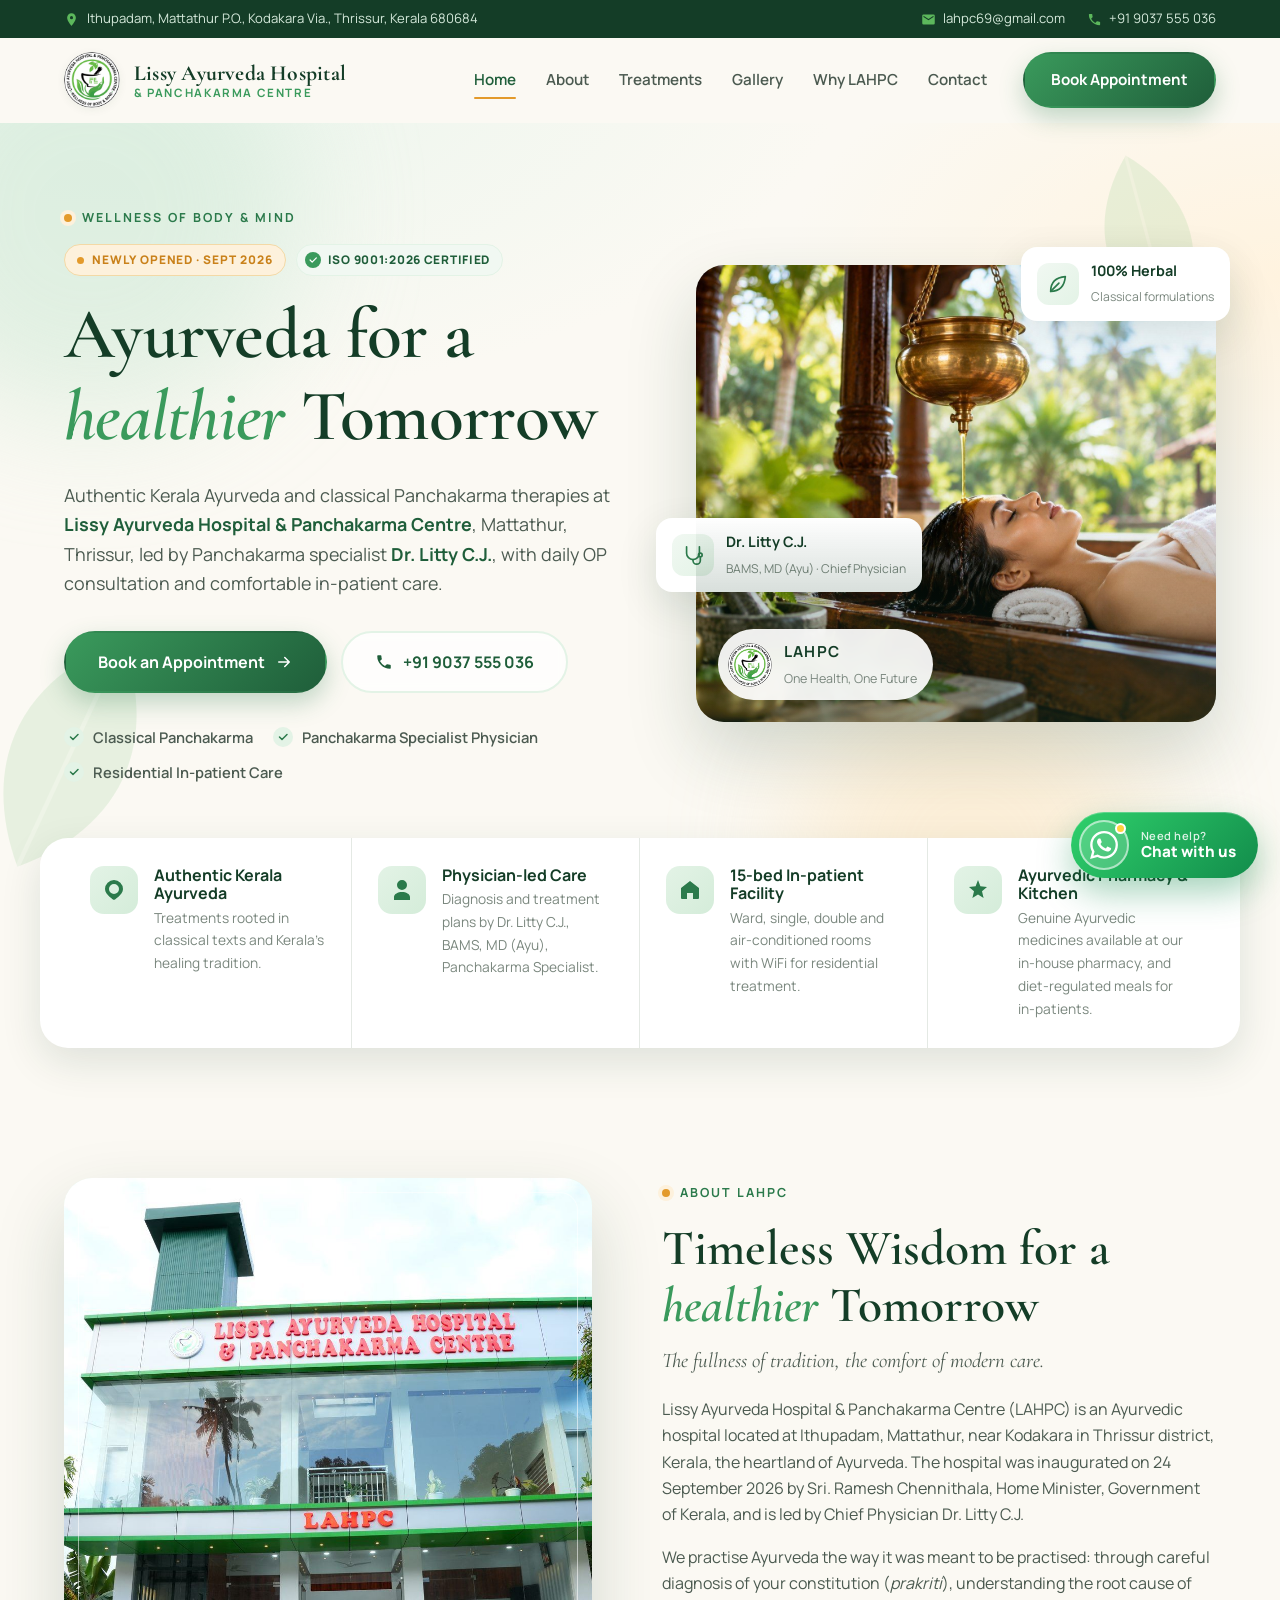
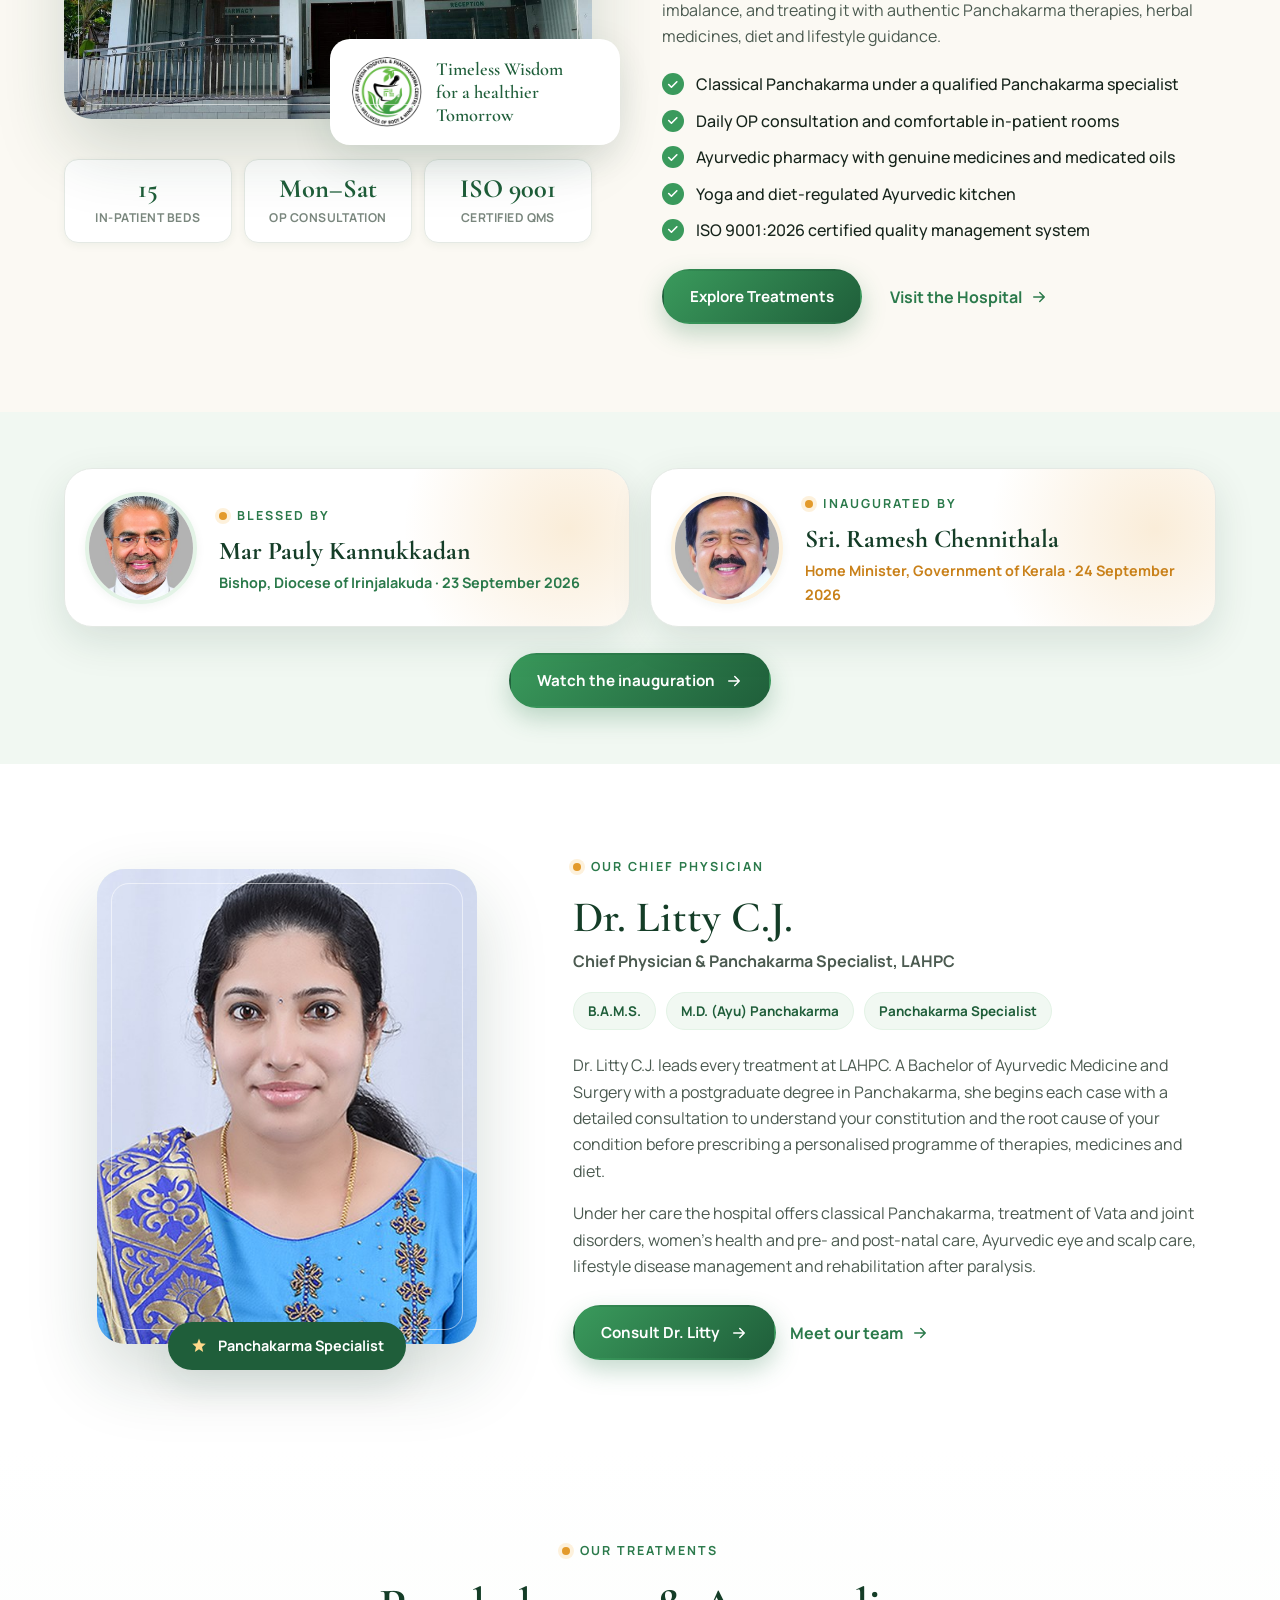
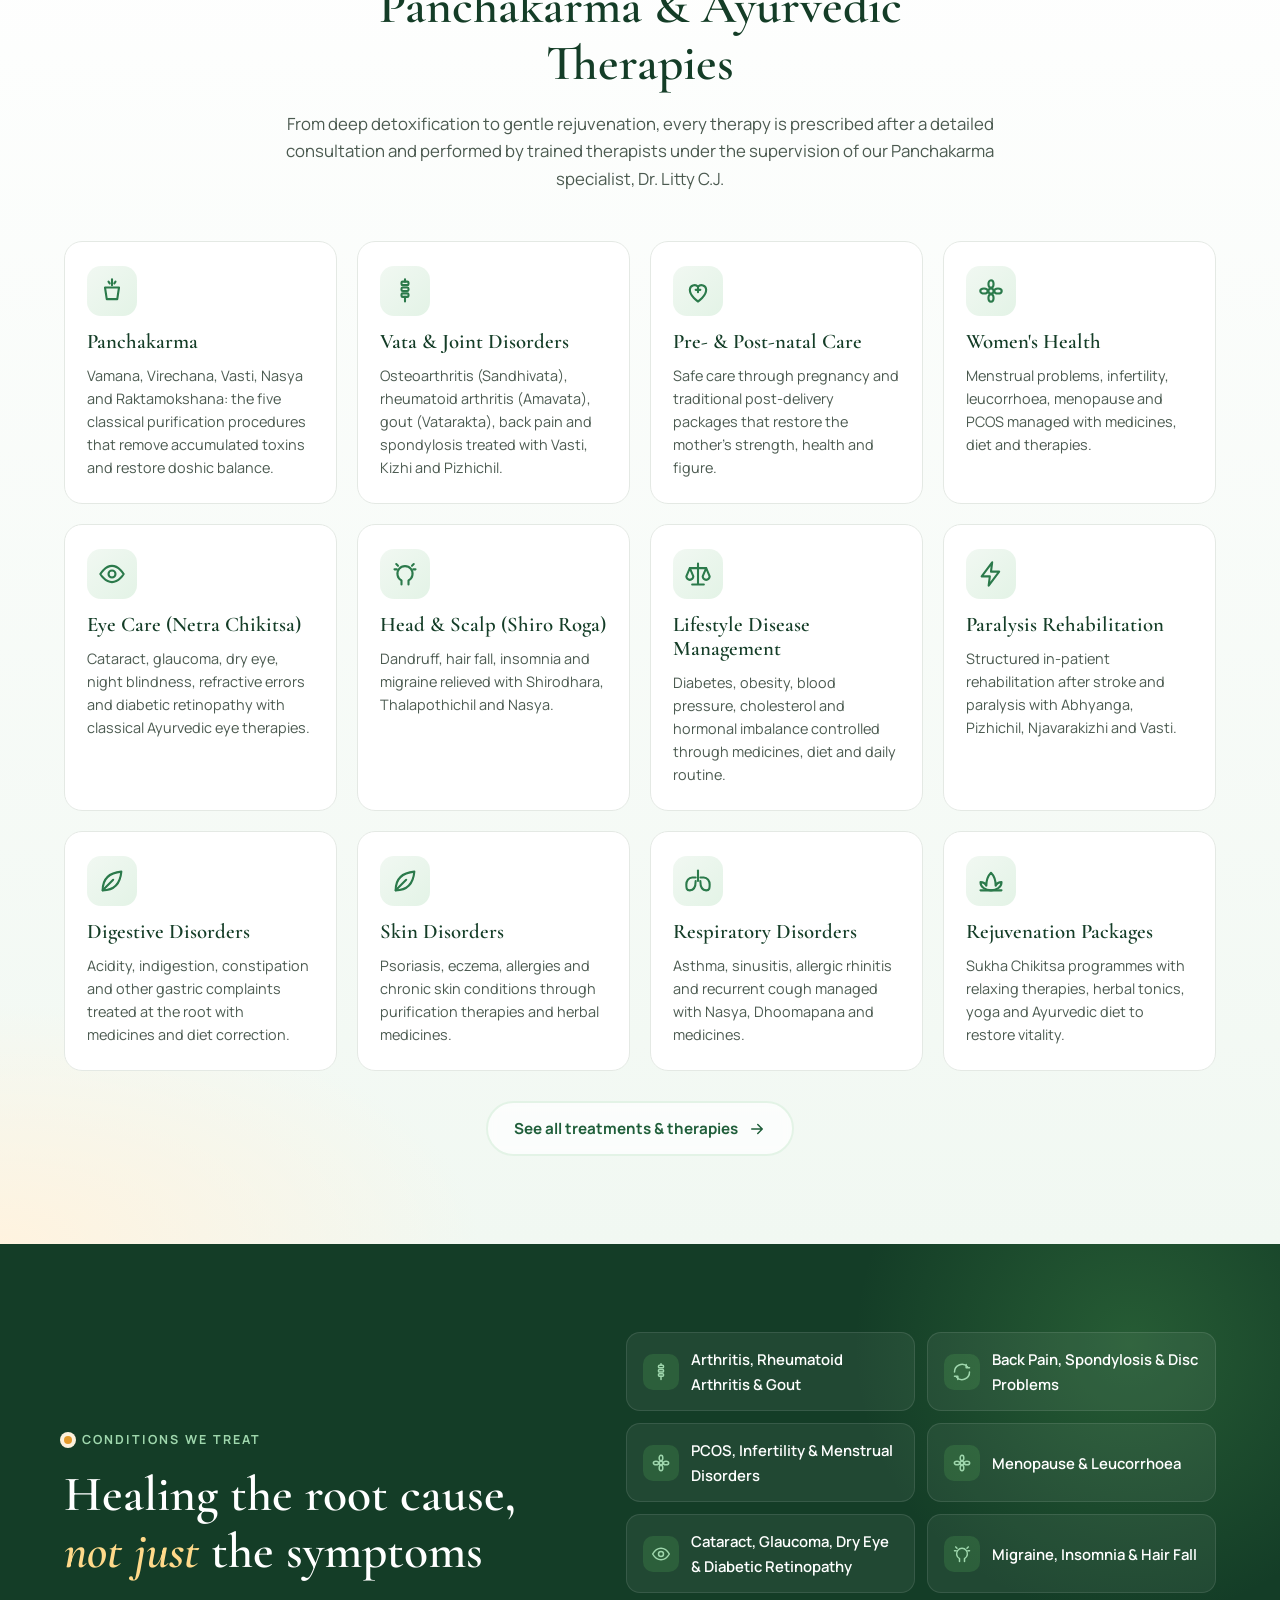
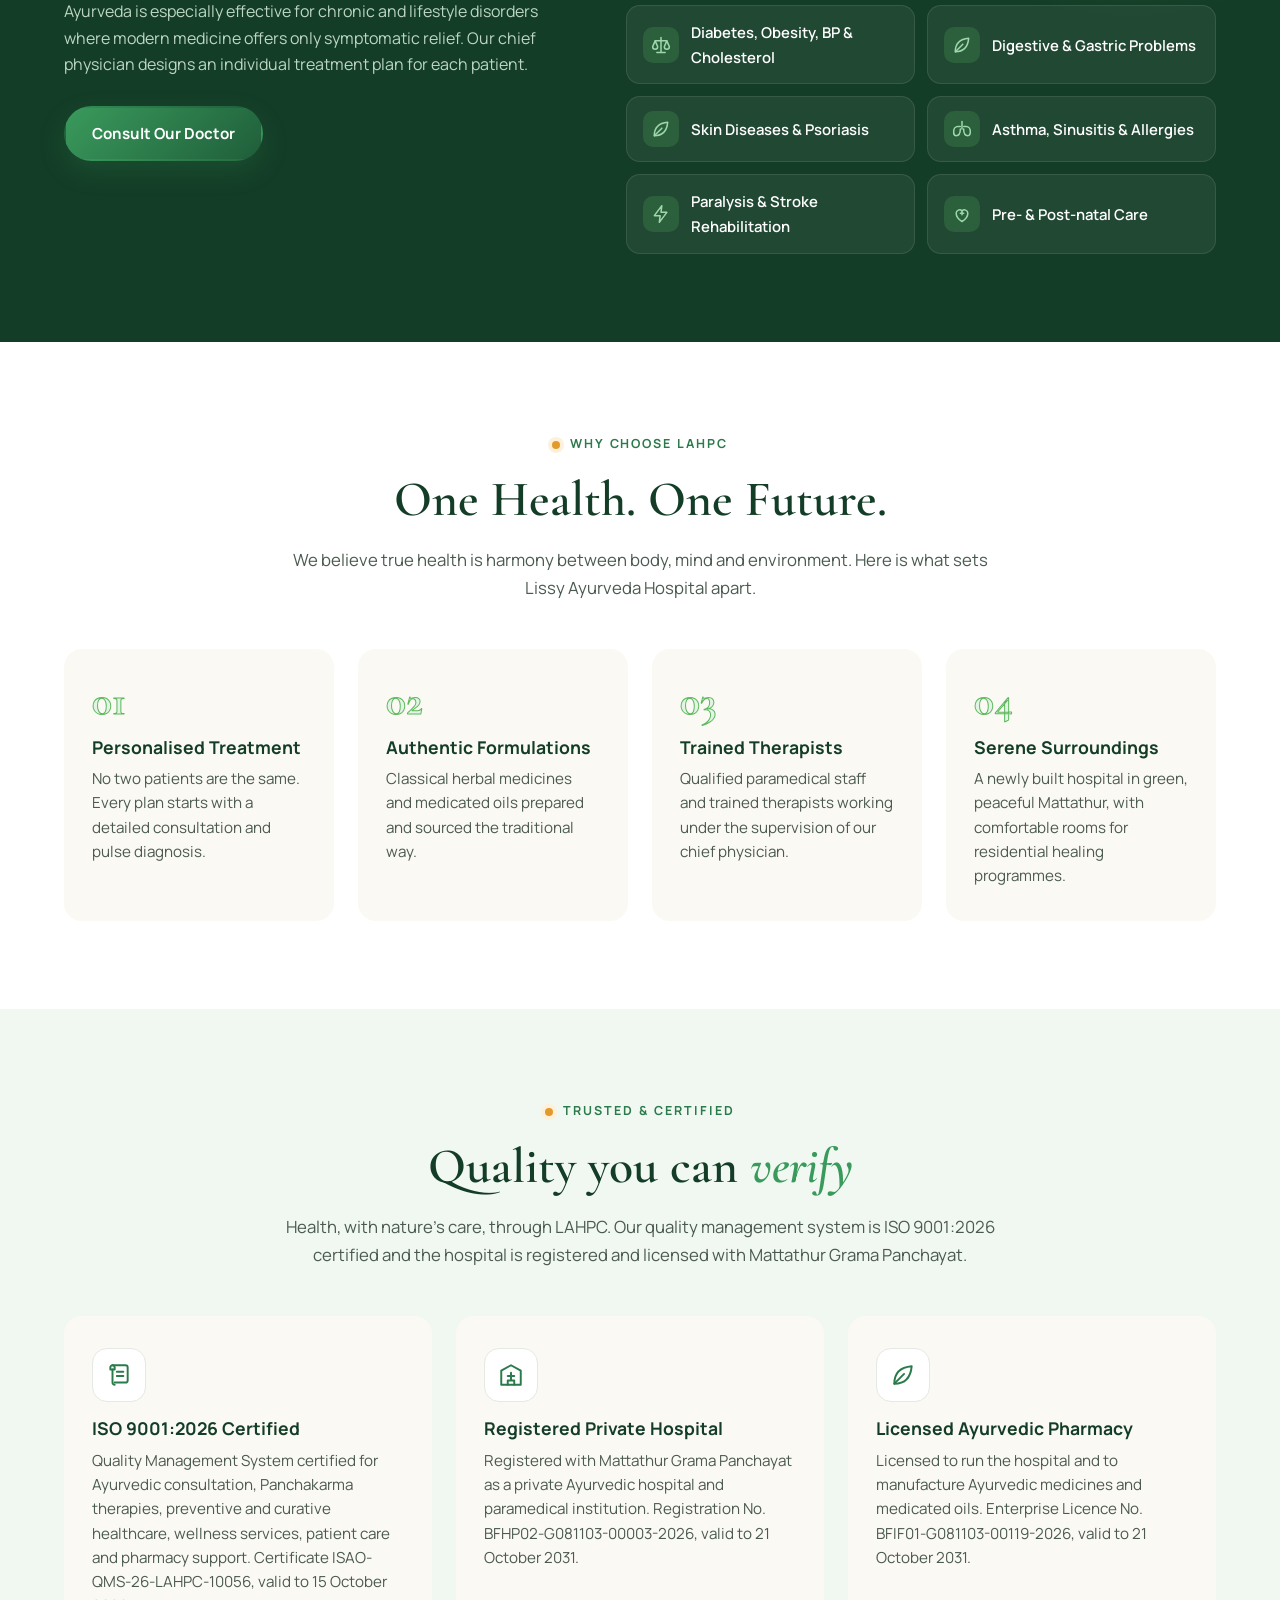
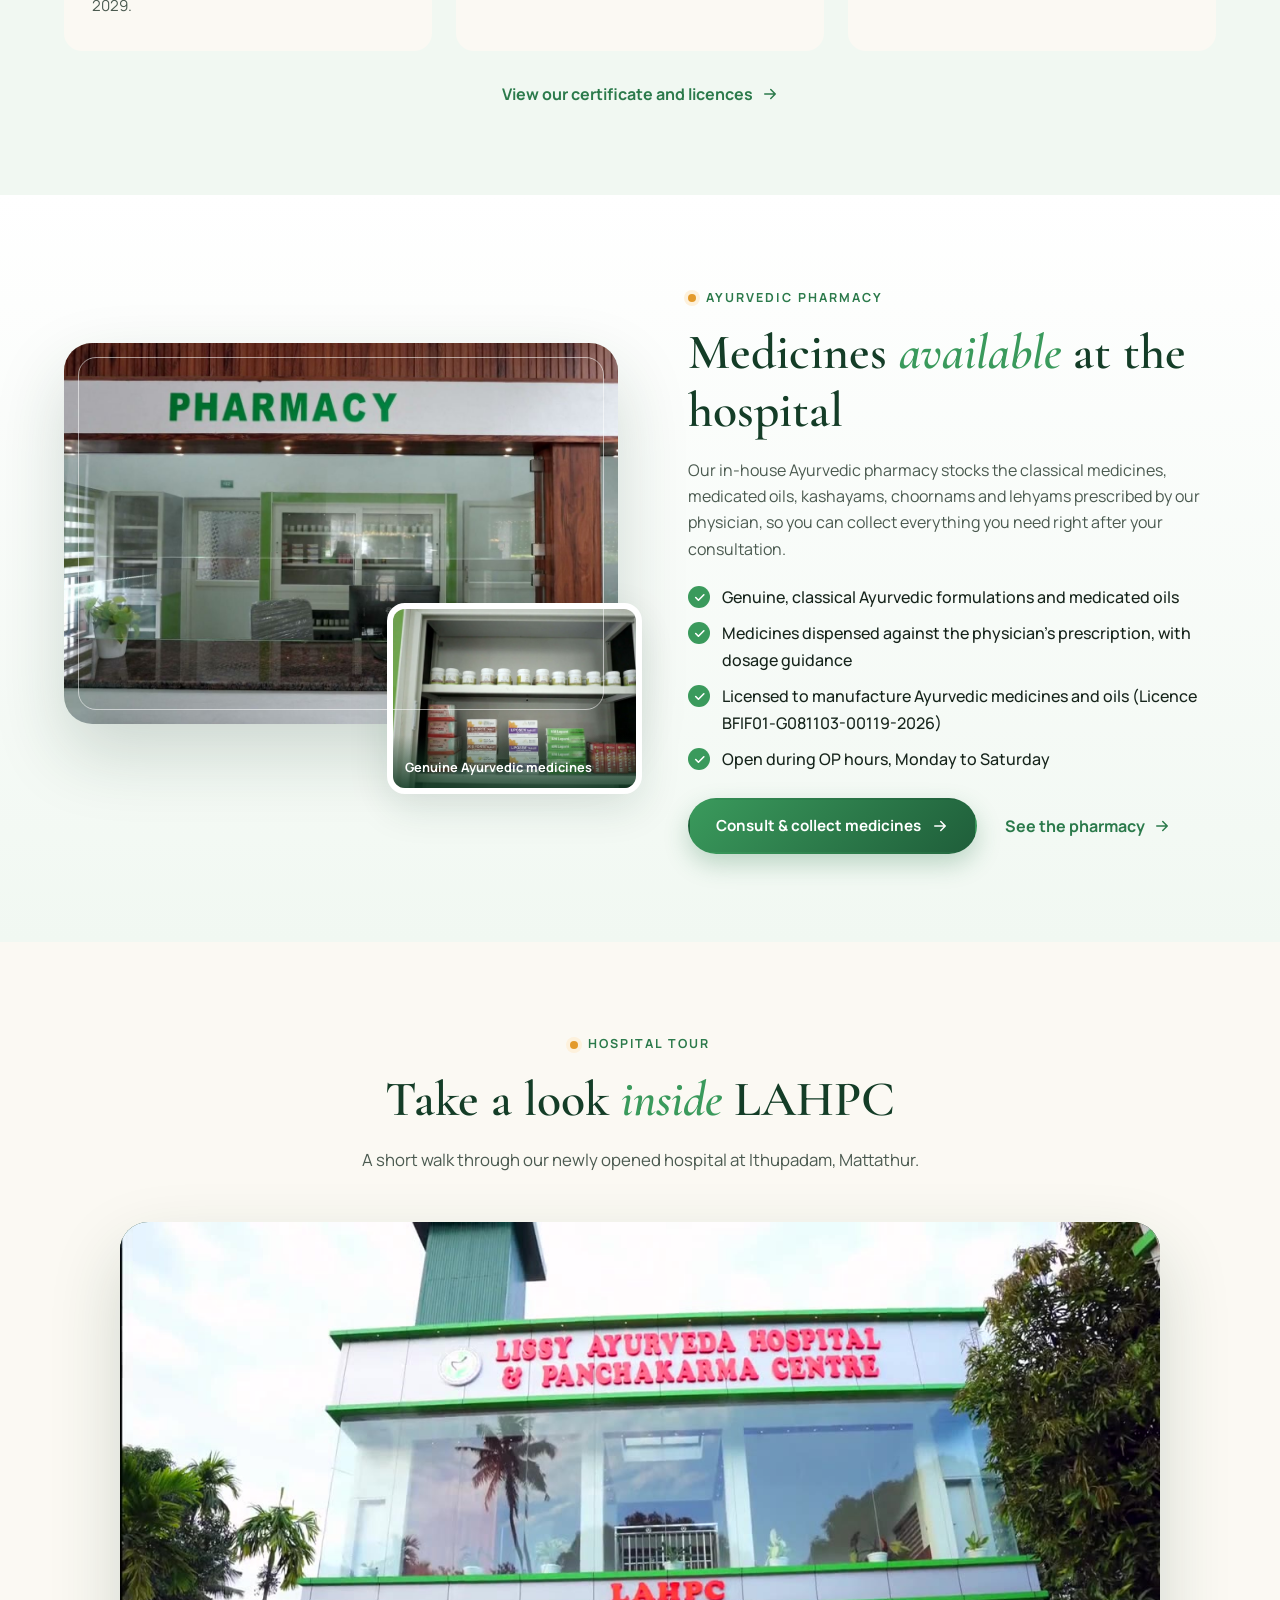
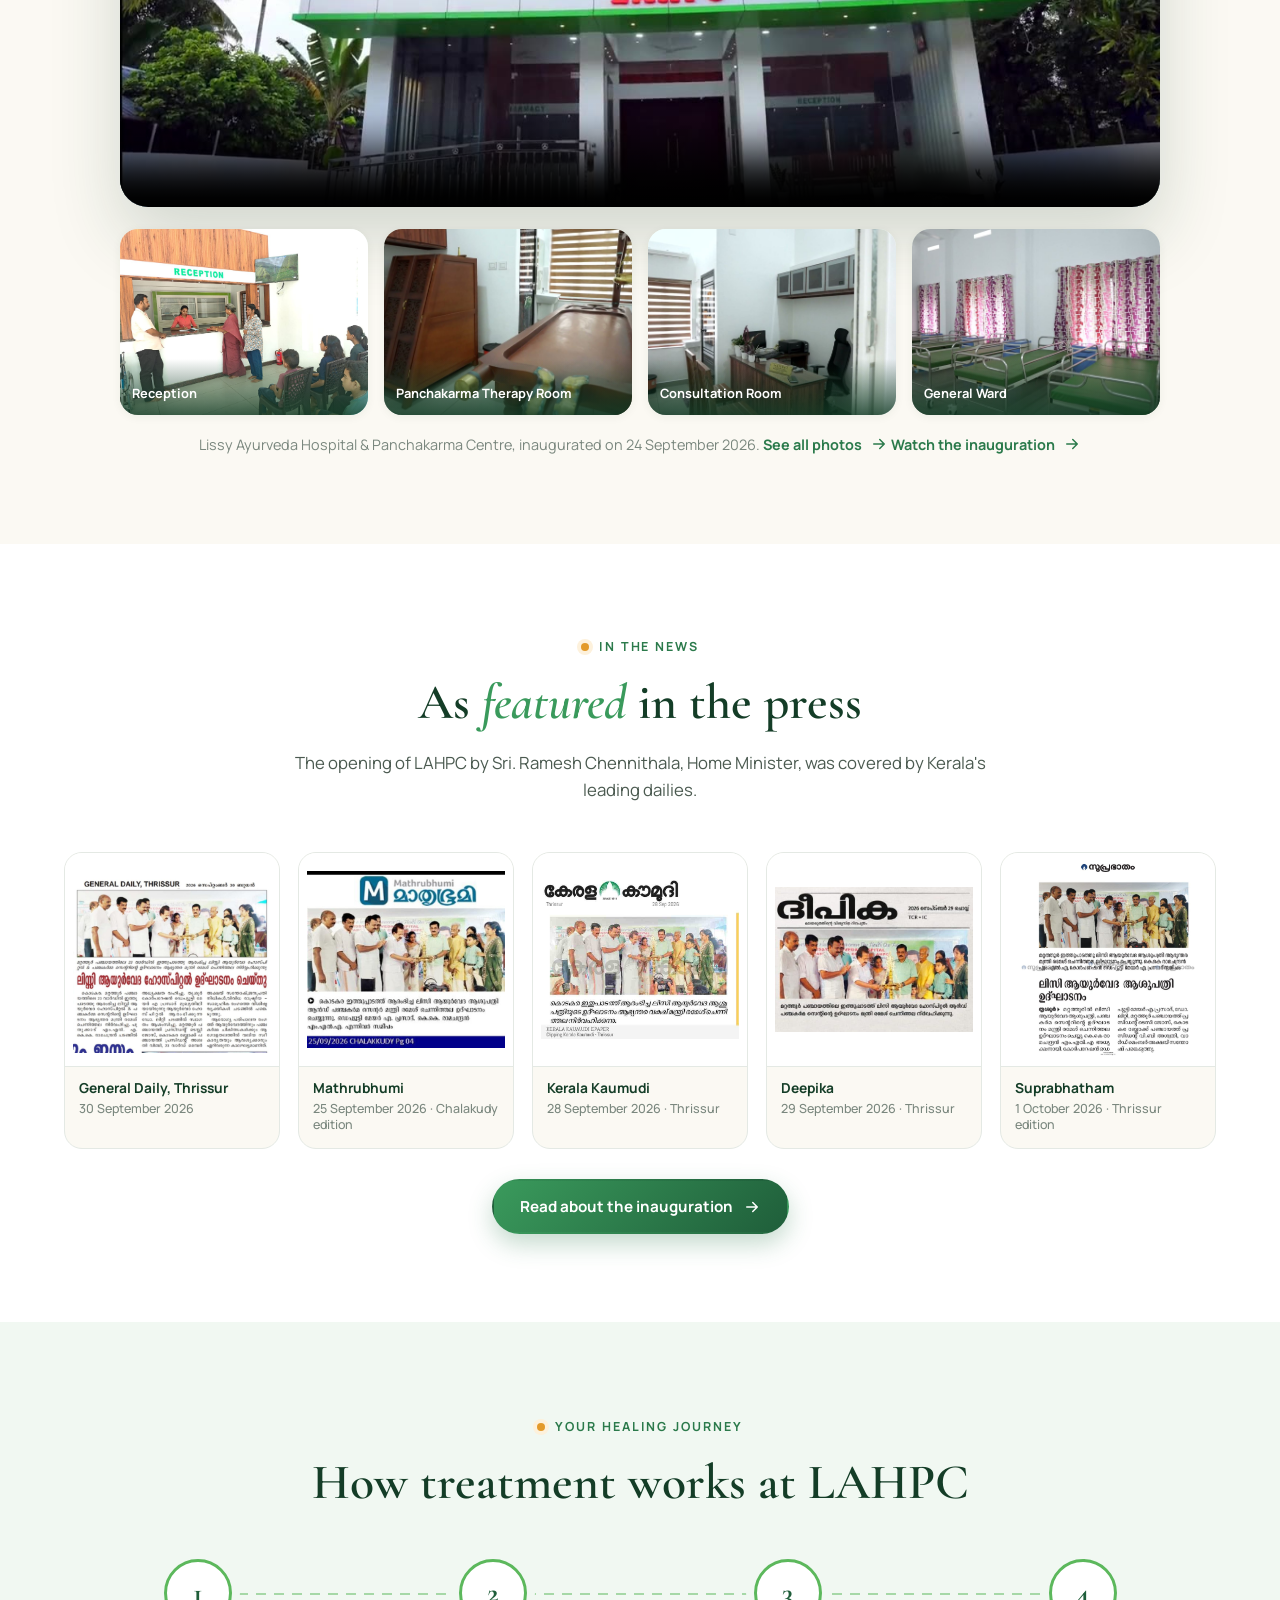
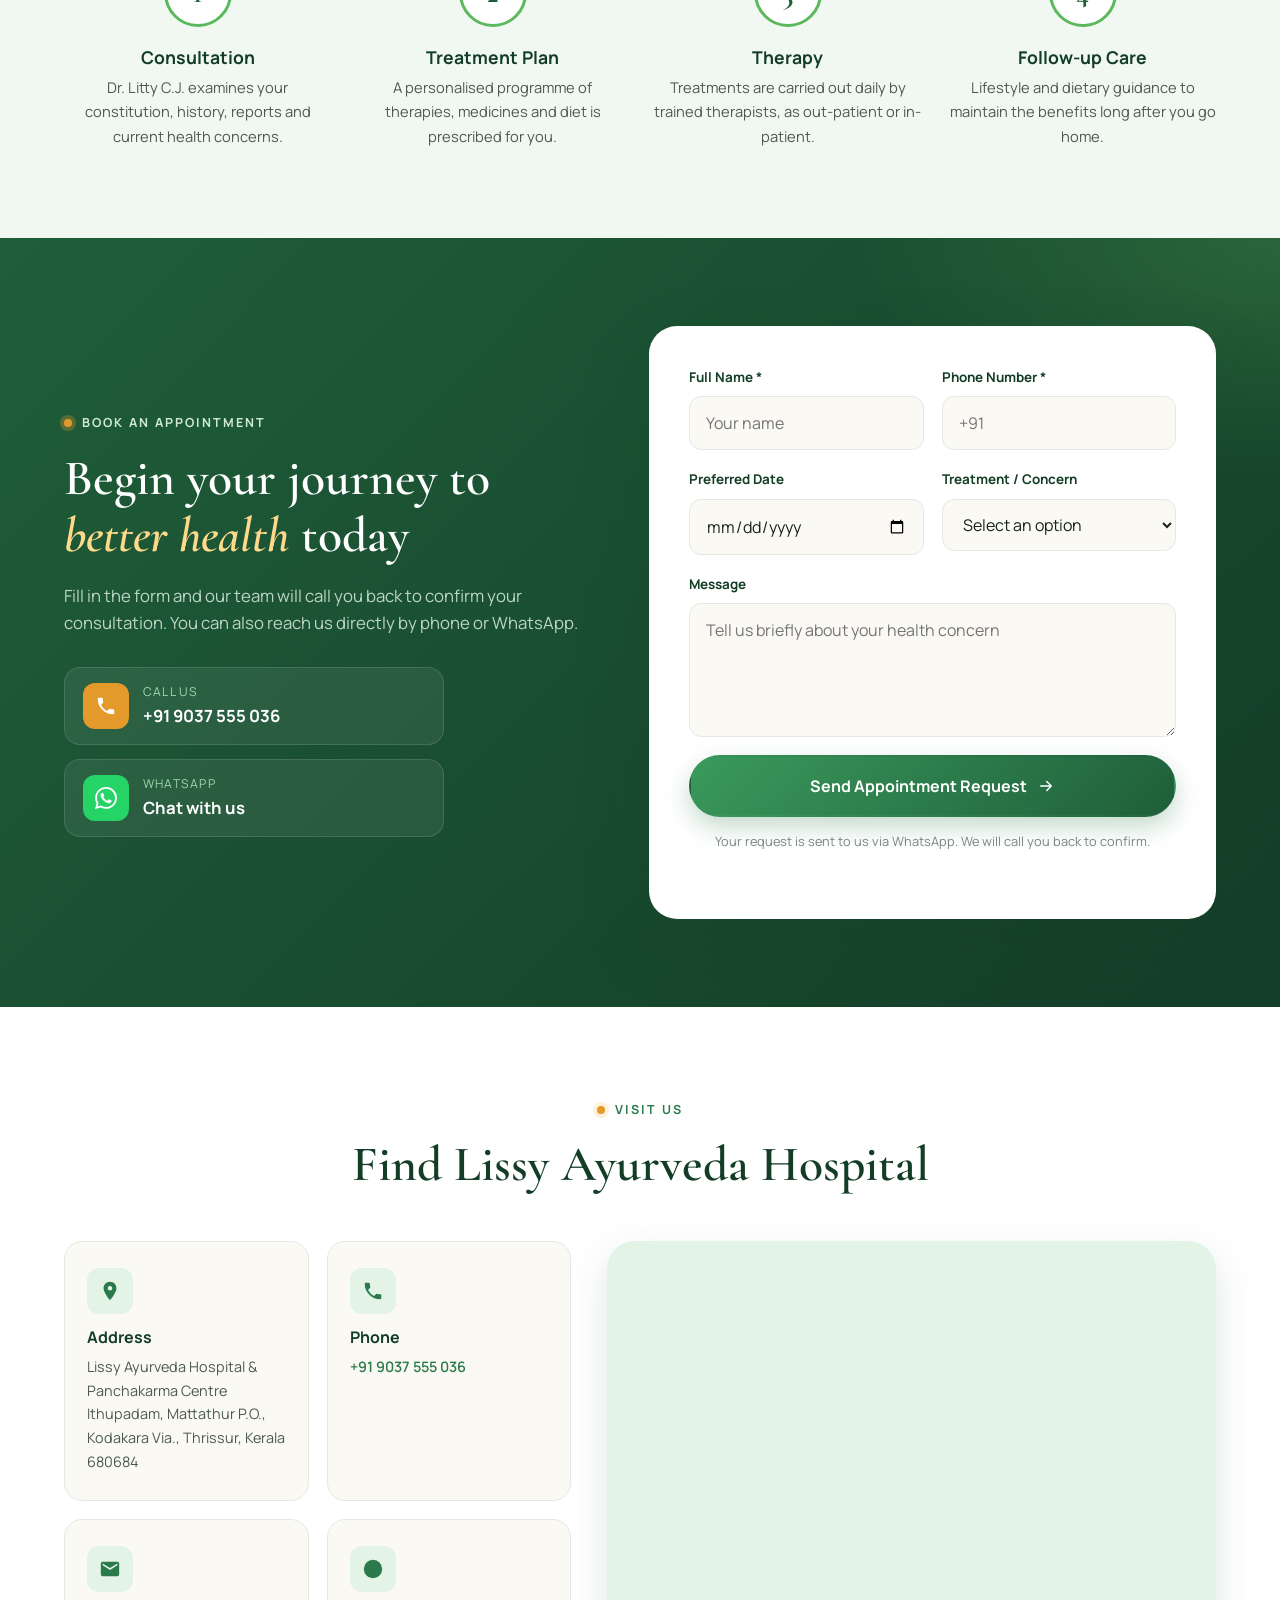
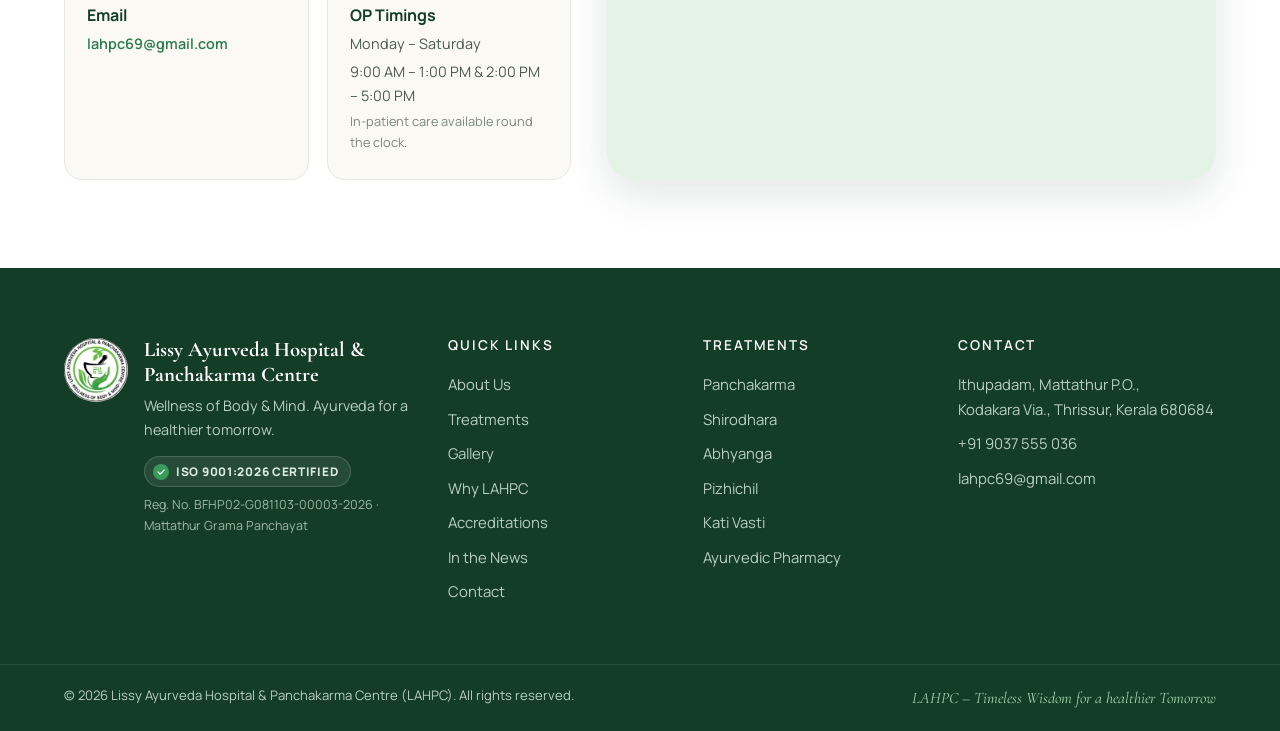
<file: index.html>
<!DOCTYPE html>
<html lang="en">
<head>
  <meta charset="UTF-8" />
  <meta name="viewport" content="width=device-width, initial-scale=1.0" />
  <title>Lissy Ayurveda Hospital &amp; Panchakarma Centre (LAHPC) | Thrissur, Kerala</title>
  <meta name="description" content="Lissy Ayurveda Hospital & Panchakarma Centre (LAHPC), Ithupadam, Mattathur, Kodakara, Thrissur 680684. Authentic Kerala Ayurveda and Panchakarma under Chief Physician Dr. Litty C.J., BAMS, MD (Ayu), with daily OP consultation and in-patient care. ISO 9001:2026 certified. Call +91 9037 555 036." />
  <meta name="theme-color" content="#1f5e3a" />
  <link rel="icon" type="image/png" href="assets/images/favicon.png" />

  <!-- Open Graph -->
  <meta property="og:title" content="Lissy Ayurveda Hospital & Panchakarma Centre (LAHPC)" />
  <meta property="og:description" content="Ayurveda for a healthier tomorrow. Authentic Panchakarma & Ayurvedic treatments in Thrissur, Kerala." />
  <meta property="og:image" content="assets/images/hospital-building.jpg" />
  <meta property="og:type" content="website" />

  <link rel="preconnect" href="https://fonts.googleapis.com" />
  <link rel="preconnect" href="https://fonts.gstatic.com" crossorigin />
  <link href="https://fonts.googleapis.com/css2?family=Cormorant+Garamond:ital,wght@0,500;0,600;0,700;1,500;1,600&family=Manrope:wght@400;500;600;700;800&display=swap" rel="stylesheet" />
  <link rel="stylesheet" href="css/style.css" />

  <script type="application/ld+json">
  {
    "@context": "https://schema.org",
    "@type": "MedicalClinic",
    "name": "Lissy Ayurveda Hospital & Panchakarma Centre",
    "alternateName": "LAHPC",
    "slogan": "Ayurveda for a healthier Tomorrow",
    "description": "Ayurvedic hospital and Panchakarma centre at Ithupadam, Mattathur, Thrissur, Kerala, led by Chief Physician Dr. Litty C.J. (BAMS, MD Ayu, Panchakarma Specialist) with daily OP consultation and a 15-bed in-patient facility.",
    "telephone": "+919037555036",
    "email": "lahpc69@gmail.com",
    "image": "assets/images/hospital-building.jpg",
    "logo": "assets/images/logo.png",
    "foundingDate": "2026-09-24",
    "identifier": [
      { "@type": "PropertyValue", "propertyID": "Private Hospital Registration, Mattathur Grama Panchayat", "value": "BFHP02-G081103-00003-2026" },
      { "@type": "PropertyValue", "propertyID": "Enterprise Licence, Mattathur Grama Panchayat", "value": "BFIF01-G081103-00119-2026" }
    ],
    "hasCredential": {
      "@type": "EducationalOccupationalCredential",
      "credentialCategory": "certification",
      "name": "ISO 9001:2026 Quality Management System",
      "identifier": "ISAO-QMS-26-LAHPC-10056",
      "validFrom": "2026-10-16",
      "validThrough": "2029-10-15"
    },
    "address": {
      "@type": "PostalAddress",
      "streetAddress": "Ithupadam, Mattathur P.O., Kodakara Via.",
      "addressLocality": "Thrissur",
      "addressRegion": "Kerala",
      "postalCode": "680684",
      "addressCountry": "IN"
    },
    "hasMap": "https://www.google.com/maps?q=Lissy+Ayurveda+Hospital+Mattathur+Kodakara+Thrissur",
    "openingHoursSpecification": [
      { "@type": "OpeningHoursSpecification", "dayOfWeek": ["Monday","Tuesday","Wednesday","Thursday","Friday","Saturday"], "opens": "09:00", "closes": "13:00" },
      { "@type": "OpeningHoursSpecification", "dayOfWeek": ["Monday","Tuesday","Wednesday","Thursday","Friday","Saturday"], "opens": "14:00", "closes": "17:00" }
    ],
    "medicalSpecialty": "Ayurveda",
    "employee": {
      "@type": "Physician",
      "name": "Dr. Litty C.J.",
      "jobTitle": "Chief Physician & Panchakarma Specialist",
      "medicalSpecialty": "Ayurveda",
      "image": "assets/images/team/dr-litty-cj.jpg"
    },
    "availableService": [
      { "@type": "MedicalTherapy", "name": "Panchakarma (Vamana, Virechana, Vasti, Nasya, Raktamokshana)" },
      { "@type": "MedicalTherapy", "name": "Vata and joint disorder treatment" },
      { "@type": "MedicalTherapy", "name": "Pre- and post-natal care" },
      { "@type": "MedicalTherapy", "name": "Women's health and PCOS treatment" },
      { "@type": "MedicalTherapy", "name": "Ayurvedic eye care" },
      { "@type": "MedicalTherapy", "name": "Lifestyle disease management" },
      { "@type": "MedicalTherapy", "name": "Paralysis rehabilitation" },
      { "@type": "MedicalTherapy", "name": "Rejuvenation packages" }
    ]
  }
  </script>
</head>
<body class="page-index">

  <!-- Icon sprite (outline icons, stroke = currentColor) -->
  <svg xmlns="http://www.w3.org/2000/svg" style="display:none" aria-hidden="true">
    <symbol id="i-leaf" viewBox="0 0 24 24"><path d="M4 20c0-9 5-15 16-16-1 11-7 16-16 16z"/><path d="M4 20l9-9"/></symbol>
    <symbol id="i-drop" viewBox="0 0 24 24"><path d="M12 3s6 6.5 6 11a6 6 0 0 1-12 0c0-4.5 6-11 6-11z"/></symbol>
    <symbol id="i-pour" viewBox="0 0 24 24"><path d="M6 9h12l-1.5 10h-9L6 9z"/><path d="M12 2v5M9 4l1 1.5M15 4l-1 1.5"/></symbol>
    <symbol id="i-spine" viewBox="0 0 24 24"><rect x="9" y="4" width="6" height="3" rx="1"/><rect x="9" y="9" width="6" height="3" rx="1"/><rect x="9" y="14" width="6" height="3" rx="1"/><path d="M12 17v4M12 2v2"/></symbol>
    <symbol id="i-mother" viewBox="0 0 24 24"><path d="M12 21s-7-4.5-7-10a4 4 0 0 1 7-2.6A4 4 0 0 1 19 11c0 5.5-7 10-7 10z"/><path d="M12 9v4M10 11h4"/></symbol>
    <symbol id="i-flower" viewBox="0 0 24 24"><circle cx="12" cy="12" r="2.2"/><ellipse cx="12" cy="6" rx="2.2" ry="3.2"/><ellipse cx="12" cy="18" rx="2.2" ry="3.2"/><ellipse cx="6" cy="12" rx="3.2" ry="2.2"/><ellipse cx="18" cy="12" rx="3.2" ry="2.2"/></symbol>
    <symbol id="i-eye" viewBox="0 0 24 24"><path d="M2 12s4-7 10-7 10 7 10 7-4 7-10 7S2 12 2 12z"/><circle cx="12" cy="12" r="3"/></symbol>
    <symbol id="i-head" viewBox="0 0 24 24"><path d="M9 21v-3.5a6.5 6.5 0 1 1 6 0V21"/><path d="M3 8h2M19 8h2M4.5 3.5L6 5M19.5 3.5L18 5"/></symbol>
    <symbol id="i-scales" viewBox="0 0 24 24"><path d="M12 3v18M7 21h10M5 7h14"/><path d="M5 7l-3 7a3 3 0 0 0 6 0L5 7zM19 7l-3 7a3 3 0 0 0 6 0l-3-7z"/></symbol>
    <symbol id="i-bolt" viewBox="0 0 24 24"><path d="M13 2L4 14h7l-1 8 9-12h-7l1-8z"/></symbol>
    <symbol id="i-lungs" viewBox="0 0 24 24"><path d="M12 3v9"/><path d="M10 12c0 5-2 8-5 8s-3-2-3-5 2-6 5-6h3M14 12c0 5 2 8 5 8s3-2 3-5-2-6-5-6h-3"/></symbol>
    <symbol id="i-lotus" viewBox="0 0 24 24"><path d="M12 20c-5 0-9-3-9-7 2 0 4 1 5 3 0-5 2-9 4-11 2 2 4 6 4 11 1-2 3-3 5-3 0 4-4 7-9 7z"/><path d="M3 20h18"/></symbol>
    <symbol id="i-cycle" viewBox="0 0 24 24"><path d="M21 12a9 9 0 0 1-15.5 6.3M3 12a9 9 0 0 1 15.5-6.3"/><path d="M17 3v4h4M7 21v-4H3"/></symbol>
    <symbol id="i-nose" viewBox="0 0 24 24"><path d="M13 3c-1 4-1 8 1 11a3 3 0 1 1-5 1"/><path d="M9.5 17.5a2.5 2.5 0 0 1 5 0"/></symbol>
    <symbol id="i-bath" viewBox="0 0 24 24"><path d="M3 12h18v3a5 5 0 0 1-5 5H8a5 5 0 0 1-5-5v-3z"/><path d="M5 12V6a2 2 0 0 1 4 0M7 20v2M17 20v2"/></symbol>
    <symbol id="i-grain" viewBox="0 0 24 24"><path d="M12 21V9"/><path d="M12 9c-3 0-5-2-5-5 3 0 5 2 5 5zM12 13c-3 0-5-2-5-5 3 0 5 2 5 5zM12 9c3 0 5-2 5-5-3 0-5 2-5 5zM12 13c3 0 5-2 5-5-3 0-5 2-5 5z"/></symbol>
    <symbol id="i-knee" viewBox="0 0 24 24"><path d="M7 3v7a3 3 0 0 0 3 3h4a3 3 0 0 1 3 3v5"/><path d="M5 3h4M15 21h4"/></symbol>
    <symbol id="i-neck" viewBox="0 0 24 24"><path d="M12 3a4 4 0 0 1 4 4v2a4 4 0 0 1-8 0V7a4 4 0 0 1 4-4z"/><path d="M10 13v3M14 13v3M4 21c0-3 3-5 8-5s8 2 8 5"/></symbol>
    <symbol id="i-lamp" viewBox="0 0 24 24"><path d="M4 13h16l-2 4H6l-2-4z"/><path d="M12 13V9"/><path d="M12 9c-2-1.5-2-4 0-6 2 2 2 4.5 0 6z"/><path d="M8 21h8M12 17v4"/></symbol>
    <symbol id="i-sprout" viewBox="0 0 24 24"><path d="M12 21v-9"/><path d="M12 12c-4 0-6-3-6-7 4 0 6 3 6 7zM12 12c0-3 2-6 6-6 0 4-2 6-6 6z"/></symbol>
    <symbol id="i-sparkle" viewBox="0 0 24 24"><path d="M12 3l2 6 6 2-6 2-2 6-2-6-6-2 6-2 2-6z"/><path d="M19 2l.7 2 2 .7-2 .7-.7 2-.7-2-2-.7 2-.7.7-2z"/></symbol>
    <symbol id="i-moon" viewBox="0 0 24 24"><path d="M20 14.5A8.5 8.5 0 1 1 9.5 4a7 7 0 0 0 10.5 10.5z"/></symbol>
    <symbol id="i-bed" viewBox="0 0 24 24"><path d="M3 18v-8a2 2 0 0 1 2-2h14a2 2 0 0 1 2 2v8"/><path d="M3 14h18M3 20v-2M21 20v-2"/><path d="M7 10V7a1 1 0 0 1 1-1h3v4"/></symbol>
    <symbol id="i-stethoscope" viewBox="0 0 24 24"><path d="M5 3v7a7 7 0 0 0 14 0V3"/><path d="M12 17v1a4 4 0 0 0 8 0v-3"/><circle cx="20" cy="12" r="2"/></symbol>
    <symbol id="i-bottle" viewBox="0 0 24 24"><path d="M9 3h6M10 3v4l-3 3v10a1 1 0 0 0 1 1h8a1 1 0 0 0 1-1V10l-3-3V3"/><path d="M7 14h10"/></symbol>
    <symbol id="i-bowl" viewBox="0 0 24 24"><path d="M3 11h18a9 9 0 0 1-18 0z"/><path d="M8 7c0-1.5 1-2 1-3M12 7c0-1.5 1-2 1-3M16 7c0-1.5 1-2 1-3M7 20h10"/></symbol>
    <symbol id="i-hospital" viewBox="0 0 24 24"><path d="M3 21V8l9-5 9 5v13M3 21h18"/><path d="M12 10v6M9 13h6M9 21v-4h6v4"/></symbol>
    <symbol id="i-scroll" viewBox="0 0 24 24"><path d="M6 3h12a2 2 0 0 1 2 2v12a2 2 0 0 1-2 2H8"/><path d="M6 3a2 2 0 0 0-2 2v2h4V5a2 2 0 0 0-2-2z"/><path d="M8 21a2 2 0 0 1-2-2V7M10 9h6M10 13h6"/></symbol>
    <symbol id="i-newspaper" viewBox="0 0 24 24"><path d="M4 5h16v14a2 2 0 0 1-2 2H4V5z"/><path d="M4 21a2 2 0 0 1-2-2V9h2"/><rect x="8" y="9" width="5" height="4"/><path d="M15 9h2M15 13h2M8 17h9"/></symbol>
    <symbol id="i-target" viewBox="0 0 24 24"><circle cx="12" cy="12" r="9"/><circle cx="12" cy="12" r="5"/><circle cx="12" cy="12" r="1.5"/></symbol>
    <symbol id="i-sunrise" viewBox="0 0 24 24"><path d="M12 3v3M5 7l1.5 1.5M19 7l-1.5 1.5M3 15h18M6 15a6 6 0 0 1 12 0M5 19h14"/></symbol>
    <symbol id="i-handshake" viewBox="0 0 24 24"><path d="M3 12l4-4h4l3 3-3 3-3-3"/><path d="M21 12l-4-4h-3"/><path d="M3 12v5l4 3 4-2M21 12v5l-4 3-3-2"/><path d="M13 11l3 3M10 14l3 3"/></symbol>
    <symbol id="i-wind" viewBox="0 0 24 24"><path d="M3 8h11a3 3 0 1 0-3-3M3 12h16a3 3 0 1 1-3 3M3 16h9a2 2 0 1 1-2 2"/></symbol>
    <symbol id="i-fire" viewBox="0 0 24 24"><path d="M12 22c-4 0-7-3-7-7 0-3 2-5 3-7 0 2 1 3 2 3 0-4 2-7 4-8 0 3 1 5 3 7 2 1.5 2 3.5 2 5 0 4-3 7-7 7z"/><path d="M12 22a3 3 0 0 1-3-3c0-2 3-4 3-4s3 2 3 4a3 3 0 0 1-3 3z"/></symbol>
    <symbol id="i-mic" viewBox="0 0 24 24"><rect x="9" y="3" width="6" height="12" rx="3"/><path d="M6 11a6 6 0 0 0 12 0M12 17v4M9 21h6"/></symbol>
    <symbol id="i-landmark" viewBox="0 0 24 24"><path d="M3 21h18M5 18h14M6 18v-8M10 18v-8M14 18v-8M18 18v-8"/><path d="M3 10l9-6 9 6H3z"/></symbol>
    <symbol id="i-cross" viewBox="0 0 24 24"><path d="M12 3v18M6 9h12"/></symbol>
    <symbol id="i-clock" viewBox="0 0 24 24"><circle cx="12" cy="12" r="9"/><path d="M12 7v5l3 2"/></symbol>
    <symbol id="i-camera" viewBox="0 0 24 24"><path d="M4 8h3l2-3h6l2 3h3v11H4V8z"/><circle cx="12" cy="13" r="3.5"/></symbol>
  </svg>

  <!-- ========== TOP BAR ========== -->
  <div class="topbar">
    <div class="container topbar__inner">
      <span class="topbar__item">
        <svg viewBox="0 0 24 24" aria-hidden="true"><path d="M12 2C8.1 2 5 5.1 5 9c0 5.2 7 13 7 13s7-7.8 7-13c0-3.9-3.1-7-7-7zm0 9.5a2.5 2.5 0 110-5 2.5 2.5 0 010 5z"/></svg>
        Ithupadam, Mattathur P.O., Kodakara Via., Thrissur, Kerala 680684
      </span>
      <span class="topbar__item topbar__item--right">
        <a href="mailto:lahpc69@gmail.com">
          <svg viewBox="0 0 24 24" aria-hidden="true"><path d="M20 4H4a2 2 0 00-2 2v12a2 2 0 002 2h16a2 2 0 002-2V6a2 2 0 00-2-2zm0 4l-8 5-8-5V6l8 5 8-5v2z"/></svg>
          lahpc69@gmail.com
        </a>
        <a href="tel:+919037555036">
          <svg viewBox="0 0 24 24" aria-hidden="true"><path d="M6.6 10.8a15.1 15.1 0 006.6 6.6l2.2-2.2a1 1 0 011-.25c1.1.37 2.3.57 3.6.57a1 1 0 011 1V20a1 1 0 01-1 1A17 17 0 013 4a1 1 0 011-1h3.5a1 1 0 011 1c0 1.25.2 2.45.57 3.57a1 1 0 01-.25 1L6.6 10.8z"/></svg>
          +91 9037 555 036
        </a>
      </span>
    </div>
  </div>

  <!-- ========== HEADER / NAV ========== -->
  <header class="header" id="header">
    <div class="container header__inner">
      <a href="index.html" class="brand" aria-label="Lissy Ayurveda Hospital & Panchakarma Centre home">
        <img src="assets/images/logo.png" alt="LAHPC logo" class="brand__logo" width="56" height="56" />
        <span class="brand__text">
          <span class="brand__name">Lissy Ayurveda Hospital</span>
          <span class="brand__sub">&amp; Panchakarma Centre</span>
        </span>
      </a>

      <div class="nav-backdrop" id="navBackdrop" aria-hidden="true"></div>
      <nav class="nav" id="nav" aria-label="Primary">
        <div class="nav__brand">
          <img src="assets/images/logo.png" alt="" width="48" height="48" />
          <div>
            <strong>LAHPC</strong>
            <span>Wellness of Body &amp; Mind</span>
          </div>
        </div>

        <div class="nav__links">
          <a href="index.html" class="nav__link is-active">
            <svg class="nav__icon" viewBox="0 0 24 24" aria-hidden="true"><path d="M3 10l9-7 9 7v10a1 1 0 01-1 1h-5v-6H9v6H4a1 1 0 01-1-1V10z"/></svg>
            <span>Home</span>
          </a>
          <a href="about.html" class="nav__link">
            <svg class="nav__icon" viewBox="0 0 24 24" aria-hidden="true"><path d="M12 2a10 10 0 100 20 10 10 0 000-20zm1 15h-2v-6h2v6zm0-8h-2V7h2v2z"/></svg>
            <span>About</span>
          </a>
          <a href="treatments.html" class="nav__link">
            <svg class="nav__icon" viewBox="0 0 24 24" aria-hidden="true"><path d="M20 4c-8 0-14 5-15 13l-2 3h2l1.5-2.3C14 18 20 12 20 4zM7 15c2-5 6-8 11-9-1 5-4 9-11 9z"/></svg>
            <span>Treatments</span>
          </a>
          <a href="gallery.html" class="nav__link">
            <svg class="nav__icon" viewBox="0 0 24 24" aria-hidden="true"><path d="M21 19V5a2 2 0 00-2-2H5a2 2 0 00-2 2v14a2 2 0 002 2h14a2 2 0 002-2zM8.5 13.5l2.5 3 3.5-4.5 4.5 6H5l3.5-4.5z"/></svg>
            <span>Gallery</span>
          </a>
          <a href="why-lahpc.html" class="nav__link">
            <svg class="nav__icon" viewBox="0 0 24 24" aria-hidden="true"><path d="M12 2l2.4 6.3L21 9l-5 4.2 1.6 6.8L12 16.4 6.4 20l1.6-6.8L3 9l6.6-.7z"/></svg>
            <span>Why LAHPC</span>
          </a>
          <a href="contact.html" class="nav__link">
            <svg class="nav__icon" viewBox="0 0 24 24" aria-hidden="true"><path d="M12 2C8.1 2 5 5.1 5 9c0 5.2 7 13 7 13s7-7.8 7-13c0-3.9-3.1-7-7-7zm0 9.5a2.5 2.5 0 110-5 2.5 2.5 0 010 5z"/></svg>
            <span>Contact</span>
          </a>
        </div>

        <a href="contact.html#appointment" class="btn btn--primary nav__cta">
          Book Appointment
          <svg viewBox="0 0 24 24" aria-hidden="true"><path d="M5 12h14M13 6l6 6-6 6" fill="none" stroke="currentColor" stroke-width="2" stroke-linecap="round" stroke-linejoin="round"/></svg>
        </a>

        <div class="nav__contact">
          <a href="tel:+919037555036" class="nav__contact-item">
            <span class="nav__contact-icon">
              <svg viewBox="0 0 24 24" aria-hidden="true"><path d="M6.6 10.8a15.1 15.1 0 006.6 6.6l2.2-2.2a1 1 0 011-.25c1.1.37 2.3.57 3.6.57a1 1 0 011 1V20a1 1 0 01-1 1A17 17 0 013 4a1 1 0 011-1h3.5a1 1 0 011 1c0 1.25.2 2.45.57 3.57a1 1 0 01-.25 1L6.6 10.8z"/></svg>
            </span>
            <span><small>Call us</small>+91 9037 555 036</span>
          </a>
          <a href="https://wa.me/919037555036?text=Hello%20LAHPC%2C%20I%20would%20like%20to%20book%20an%20appointment." target="_blank" rel="noopener" class="nav__contact-item">
            <span class="nav__contact-icon nav__contact-icon--wa">
              <svg viewBox="0 0 24 24" aria-hidden="true"><path d="M17.472 14.382c-.297-.149-1.758-.867-2.03-.967-.273-.099-.471-.148-.67.15-.197.297-.767.966-.94 1.164-.173.199-.347.223-.644.075-.297-.15-1.255-.463-2.39-1.475-.883-.788-1.48-1.761-1.653-2.059-.173-.297-.018-.458.13-.606.134-.133.298-.347.446-.52.149-.174.198-.298.298-.497.099-.198.05-.371-.025-.52-.075-.149-.669-1.612-.916-2.207-.242-.579-.487-.5-.669-.51-.173-.008-.371-.01-.57-.01-.198 0-.52.074-.792.372-.272.297-1.04 1.016-1.04 2.479 0 1.462 1.065 2.875 1.213 3.074.149.198 2.096 3.2 5.077 4.487.709.306 1.262.489 1.694.625.712.227 1.36.195 1.871.118.571-.085 1.758-.719 2.006-1.413.248-.694.248-1.289.173-1.413-.074-.124-.272-.198-.57-.347m-5.421 7.403h-.004a9.87 9.87 0 01-5.031-1.378l-.361-.214-3.741.982.998-3.648-.235-.374a9.86 9.86 0 01-1.51-5.26c.001-5.45 4.436-9.884 9.888-9.884 2.64 0 5.122 1.03 6.988 2.898a9.825 9.825 0 012.893 6.994c-.003 5.45-4.437 9.885-9.885 9.885m8.413-18.297A11.815 11.815 0 0012.05 0C5.495 0 .16 5.335.157 11.892c0 2.096.547 4.142 1.588 5.945L.057 24l6.305-1.654a11.882 11.882 0 005.683 1.448h.005c6.554 0 11.89-5.335 11.893-11.893a11.821 11.821 0 00-3.48-8.413Z"/></svg>
            </span>
            <span><small>WhatsApp</small>Chat with us</span>
          </a>
          <p class="nav__address">Ithupadam, Mattathur P.O., Kodakara Via., Thrissur 680684</p>
        </div>
      </nav>

      <button class="nav-toggle" id="navToggle" aria-label="Open menu" aria-expanded="false" aria-controls="nav">
        <span></span><span></span><span></span>
      </button>
    </div>
  </header>

  <main>
    <!-- ========== HERO ========== -->
    <section class="hero" id="home">
      <div class="hero__bg" aria-hidden="true">
        <span class="hero__orb hero__orb--1"></span>
        <span class="hero__orb hero__orb--2"></span>
        <svg class="hero__leaf hero__leaf--l" viewBox="0 0 200 200"><path d="M20 180C20 80 80 20 180 20c0 100-60 160-160 160z" fill="currentColor"/><path d="M20 180L180 20" stroke="#fff" stroke-opacity=".35" stroke-width="4"/></svg>
        <svg class="hero__leaf hero__leaf--r" viewBox="0 0 200 200"><path d="M20 180C20 80 80 20 180 20c0 100-60 160-160 160z" fill="currentColor"/><path d="M20 180L180 20" stroke="#fff" stroke-opacity=".35" stroke-width="4"/></svg>
      </div>

      <div class="container hero__inner">
        <div class="hero__content reveal">
          <span class="eyebrow">
            <span class="eyebrow__dot"></span>
            Wellness of Body &amp; Mind
          </span>
          <div class="hero__pills"><span class="pill">Newly opened · Sept 2026</span><span class="badge-iso">ISO 9001:2026 Certified</span></div>
          <h1 class="hero__title">
            Ayurveda for a <em>healthier</em> Tomorrow
          </h1>
          <p class="hero__lead">
            Authentic Kerala Ayurveda and classical Panchakarma therapies at
            <strong>Lissy Ayurveda Hospital &amp; Panchakarma Centre</strong>, Mattathur, Thrissur,
            led by Panchakarma specialist <strong>Dr. Litty C.J.</strong>, with daily OP consultation
            and comfortable in-patient care.
          </p>
          <div class="hero__actions">
            <a href="#appointment" class="btn btn--primary btn--lg">
              Book an Appointment
              <svg viewBox="0 0 24 24" aria-hidden="true"><path d="M5 12h14M13 6l6 6-6 6" fill="none" stroke="currentColor" stroke-width="2" stroke-linecap="round" stroke-linejoin="round"/></svg>
            </a>
            <a href="tel:+919037555036" class="btn btn--ghost btn--lg">
              <svg viewBox="0 0 24 24" aria-hidden="true"><path d="M6.6 10.8a15.1 15.1 0 006.6 6.6l2.2-2.2a1 1 0 011-.25c1.1.37 2.3.57 3.6.57a1 1 0 011 1V20a1 1 0 01-1 1A17 17 0 013 4a1 1 0 011-1h3.5a1 1 0 011 1c0 1.25.2 2.45.57 3.57a1 1 0 01-.25 1L6.6 10.8z"/></svg>
              +91 9037 555 036
            </a>
          </div>
          <ul class="hero__points">
            <li>Classical Panchakarma</li>
            <li>Panchakarma Specialist Physician</li>
            <li>Residential In-patient Care</li>
          </ul>
        </div>

        <div class="hero__visual reveal reveal--delay">
          <div class="hero__card">
            <img src="assets/images/therapy.jpg" alt="Shirodhara therapy at LAHPC" class="hero__img" />
            <div class="hero__badge">
              <img src="assets/images/logo.png" alt="" width="44" height="44" />
              <div>
                <strong>LAHPC</strong>
                <span>One Health, One Future</span>
              </div>
            </div>
          </div>
          <div class="hero__float hero__float--1">
            <span class="hero__float-icon"><svg class="icon" aria-hidden="true"><use href="#i-leaf"/></svg></span>
            <div><strong>100% Herbal</strong><span>Classical formulations</span></div>
          </div>
          <div class="hero__float hero__float--2">
            <span class="hero__float-icon"><svg class="icon" aria-hidden="true"><use href="#i-stethoscope"/></svg></span>
            <div><strong>Dr. Litty C.J.</strong><span>BAMS, MD (Ayu) · Chief Physician</span></div>
          </div>
        </div>
      </div>
    </section>

    <!-- ========== QUICK FEATURE STRIP ========== -->
    <section class="strip">
      <div class="container strip__inner">
        <div class="strip__item reveal">
          <div class="strip__icon">
            <svg viewBox="0 0 24 24"><path d="M12 2a9 9 0 019 9c0 6-9 11-9 11S3 17 3 11a9 9 0 019-9zm0 4a5 5 0 100 10 5 5 0 000-10z"/></svg>
          </div>
          <div><h3>Authentic Kerala Ayurveda</h3><p>Treatments rooted in classical texts and Kerala's healing tradition.</p></div>
        </div>
        <div class="strip__item reveal">
          <div class="strip__icon">
            <svg viewBox="0 0 24 24"><path d="M12 12a5 5 0 100-10 5 5 0 000 10zm0 2c-4 0-8 2-8 5v3h16v-3c0-3-4-5-8-5z"/></svg>
          </div>
          <div><h3>Physician-led Care</h3><p>Diagnosis and treatment plans by Dr. Litty C.J., BAMS, MD (Ayu), Panchakarma Specialist.</p></div>
        </div>
        <div class="strip__item reveal">
          <div class="strip__icon">
            <svg viewBox="0 0 24 24"><path d="M3 10l9-7 9 7v10a1 1 0 01-1 1h-5v-6H9v6H4a1 1 0 01-1-1V10z"/></svg>
          </div>
          <div><h3>15-bed In-patient Facility</h3><p>Ward, single, double and air-conditioned rooms with WiFi for residential treatment.</p></div>
        </div>
        <div class="strip__item reveal">
          <div class="strip__icon">
            <svg viewBox="0 0 24 24"><path d="M12 2l2.4 6.3L21 9l-5 4.2 1.6 6.8L12 16.4 6.4 20l1.6-6.8L3 9l6.6-.7z"/></svg>
          </div>
          <div><h3>Ayurvedic Pharmacy &amp; Kitchen</h3><p>Genuine Ayurvedic medicines available at our in-house pharmacy, and diet-regulated meals for in-patients.</p></div>
        </div>
      </div>
    </section>

    <!-- ========== ABOUT ========== -->
    <section class="section about" id="about">
      <div class="container about__inner">
        <div class="about__media reveal">
          <div class="about__frame-wrap">
          <div class="about__frame">
            <img src="assets/images/hospital-building.jpg" alt="Lissy Ayurveda Hospital & Panchakarma Centre building, Thrissur" />
          </div>
          <div class="about__stamp">
            <img src="assets/images/logo.png" alt="" width="70" height="70" />
            <p>Timeless Wisdom<br />for a healthier Tomorrow</p>
          </div>
          </div>
          <ul class="about__stats">
            <li class="about__stat"><strong>15</strong><span>In-patient beds</span></li>
            <li class="about__stat"><strong>Mon–Sat</strong><span>OP consultation</span></li>
            <li class="about__stat"><strong>ISO 9001</strong><span>Certified QMS</span></li>
          </ul>
        </div>

        <div class="about__content reveal reveal--delay">
          <span class="eyebrow"><span class="eyebrow__dot"></span>About LAHPC</span>
          <h2 class="section__title">Timeless Wisdom for a <em>healthier</em> Tomorrow</h2>
          <p class="tagline">The fullness of tradition, the comfort of modern care.</p>
          <p>
            Lissy Ayurveda Hospital &amp; Panchakarma Centre (LAHPC) is an Ayurvedic hospital located at
            Ithupadam, Mattathur, near Kodakara in Thrissur district, Kerala, the heartland of Ayurveda.
            The hospital was inaugurated on 24 September 2026 by Sri. Ramesh Chennithala, Home Minister, Government of Kerala, and is led by Chief Physician Dr. Litty C.J.
          </p>
          <p>
            We practise Ayurveda the way it was meant to be practised: through careful diagnosis of your
            constitution (<em>prakriti</em>), understanding the root cause of imbalance, and treating it with
            authentic Panchakarma therapies, herbal medicines, diet and lifestyle guidance.
          </p>
          <ul class="checklist">
            <li>Classical Panchakarma under a qualified Panchakarma specialist</li>
            <li>Daily OP consultation and comfortable in-patient rooms</li>
            <li>Ayurvedic pharmacy with genuine medicines and medicated oils</li>
            <li>Yoga and diet-regulated Ayurvedic kitchen</li>
            <li>ISO 9001:2026 certified quality management system</li>
          </ul>
          <div class="about__cta">
            <a href="treatments.html" class="btn btn--primary">Explore Treatments</a>
            <a href="contact.html" class="link-arrow">Visit the Hospital
              <svg viewBox="0 0 24 24" aria-hidden="true"><path d="M5 12h14M13 6l6 6-6 6" fill="none" stroke="currentColor" stroke-width="2" stroke-linecap="round" stroke-linejoin="round"/></svg>
            </a>
          </div>
        </div>
      </div>
    </section>

    <!-- ========== INAUGURATED BY ========== -->
    <section class="inaug-band">
      <div class="container">
        <div class="inaug-band__grid">
          <div class="inaugurator inaugurator--band reveal">
            <div class="inaugurator__avatar inaugurator__avatar--blessing">
              <img src="assets/images/inauguration/mar-pauly-kannukkadan.jpg" alt="Mar Pauly Kannukkadan, Bishop of the Diocese of Irinjalakuda" loading="lazy" width="600" height="800" />
            </div>
            <div class="inaugurator__body">
              <span class="eyebrow"><span class="eyebrow__dot"></span>Blessed by</span>
              <h3 class="inaugurator__name">Mar Pauly Kannukkadan</h3>
              <p class="inaugurator__role">Bishop, Diocese of Irinjalakuda · 23 September 2026</p>
            </div>
          </div>
          <div class="inaugurator inaugurator--band reveal reveal--delay">
            <div class="inaugurator__avatar">
              <img src="assets/images/inauguration/ramesh-chennithala.jpg" alt="Sri. Ramesh Chennithala, Home Minister, Government of Kerala" loading="lazy" width="600" height="800" />
            </div>
            <div class="inaugurator__body">
              <span class="eyebrow"><span class="eyebrow__dot"></span>Inaugurated by</span>
              <h3 class="inaugurator__name">Sri. Ramesh Chennithala</h3>
              <p class="inaugurator__role">Home Minister, Government of Kerala · 24 September 2026</p>
            </div>
          </div>
        </div>
        <div class="press__more reveal">
          <a href="about.html#inauguration" class="btn btn--primary">Watch the inauguration <svg viewBox="0 0 24 24" aria-hidden="true"><path d="M5 12h14M13 6l6 6-6 6" fill="none" stroke="currentColor" stroke-width="2" stroke-linecap="round" stroke-linejoin="round"/></svg></a>
        </div>
      </div>
    </section>

    <!-- ========== CHIEF PHYSICIAN ========== -->
    <section class="section doctor" id="doctor">
      <div class="container doctor__inner">
        <div class="doctor__media reveal">
          <div class="doctor__photo">
            <img src="assets/images/team/dr-litty-cj.jpg" alt="Dr. Litty C.J., Chief Physician and Panchakarma Specialist at LAHPC" width="480" height="601" loading="lazy" />
          </div>
          <div class="doctor__badge">
            <svg viewBox="0 0 24 24" aria-hidden="true"><path d="M12 2l2.4 6.3L21 9l-5 4.2 1.6 6.8L12 16.4 6.4 20l1.6-6.8L3 9l6.6-.7z"/></svg>
            Panchakarma Specialist
          </div>
        </div>
        <div class="doctor__content reveal reveal--delay">
          <span class="eyebrow"><span class="eyebrow__dot"></span>Our Chief Physician</span>
          <h2 class="doctor__name">Dr. Litty C.J.</h2>
          <p class="doctor__role">Chief Physician &amp; Panchakarma Specialist, LAHPC</p>
          <ul class="doctor__creds">
            <li>B.A.M.S.</li>
            <li>M.D. (Ayu) Panchakarma</li>
            <li>Panchakarma Specialist</li>
          </ul>
          <p>
            Dr. Litty C.J. leads every treatment at LAHPC. A Bachelor of Ayurvedic Medicine and Surgery with a
            postgraduate degree in Panchakarma, she begins each case with a detailed consultation to understand your
            constitution and the root cause of your condition before prescribing a personalised programme of therapies,
            medicines and diet.
          </p>
          <p>
            Under her care the hospital offers classical Panchakarma, treatment of Vata and joint disorders, women's
            health and pre- and post-natal care, Ayurvedic eye and scalp care, lifestyle disease management and
            rehabilitation after paralysis.
          </p>
          <div class="doctor__actions">
            <a href="#appointment" class="btn btn--primary">Consult Dr. Litty <svg viewBox="0 0 24 24" aria-hidden="true"><path d="M5 12h14M13 6l6 6-6 6" fill="none" stroke="currentColor" stroke-width="2" stroke-linecap="round" stroke-linejoin="round"/></svg></a>
            <a href="about.html#team" class="link-arrow">Meet our team <svg viewBox="0 0 24 24" aria-hidden="true"><path d="M5 12h14M13 6l6 6-6 6" fill="none" stroke="currentColor" stroke-width="2" stroke-linecap="round" stroke-linejoin="round"/></svg></a>
          </div>
        </div>
      </div>
    </section>

    <!-- ========== TREATMENTS ========== -->
    <section class="section treatments" id="treatments">
      <div class="container">
        <div class="section__head reveal">
          <span class="eyebrow eyebrow--center"><span class="eyebrow__dot"></span>Our Treatments</span>
          <h2 class="section__title">Panchakarma &amp; Ayurvedic Therapies</h2>
          <p class="section__lead">
            From deep detoxification to gentle rejuvenation, every therapy is prescribed after a
            detailed consultation and performed by trained therapists under the supervision of our
            Panchakarma specialist, Dr. Litty C.J.
          </p>
        </div>

        <div class="grid grid--4 grid--compact">
          <article class="card reveal">
            <div class="card__icon"><svg class="icon" aria-hidden="true"><use href="#i-pour"/></svg></div>
            <h3>Panchakarma</h3>
            <p>Vamana, Virechana, Vasti, Nasya and Raktamokshana: the five classical purification procedures that remove accumulated toxins and restore doshic balance.</p>
          </article>
          <article class="card reveal">
            <div class="card__icon"><svg class="icon" aria-hidden="true"><use href="#i-spine"/></svg></div>
            <h3>Vata &amp; Joint Disorders</h3>
            <p>Osteoarthritis (Sandhivata), rheumatoid arthritis (Amavata), gout (Vatarakta), back pain and spondylosis treated with Vasti, Kizhi and Pizhichil.</p>
          </article>
          <article class="card reveal">
            <div class="card__icon"><svg class="icon" aria-hidden="true"><use href="#i-mother"/></svg></div>
            <h3>Pre- &amp; Post-natal Care</h3>
            <p>Safe care through pregnancy and traditional post-delivery packages that restore the mother's strength, health and figure.</p>
          </article>
          <article class="card reveal">
            <div class="card__icon"><svg class="icon" aria-hidden="true"><use href="#i-flower"/></svg></div>
            <h3>Women's Health</h3>
            <p>Menstrual problems, infertility, leucorrhoea, menopause and PCOS managed with medicines, diet and therapies.</p>
          </article>
          <article class="card reveal">
            <div class="card__icon"><svg class="icon" aria-hidden="true"><use href="#i-eye"/></svg></div>
            <h3>Eye Care (Netra Chikitsa)</h3>
            <p>Cataract, glaucoma, dry eye, night blindness, refractive errors and diabetic retinopathy with classical Ayurvedic eye therapies.</p>
          </article>
          <article class="card reveal">
            <div class="card__icon"><svg class="icon" aria-hidden="true"><use href="#i-head"/></svg></div>
            <h3>Head &amp; Scalp (Shiro Roga)</h3>
            <p>Dandruff, hair fall, insomnia and migraine relieved with Shirodhara, Thalapothichil and Nasya.</p>
          </article>
          <article class="card reveal">
            <div class="card__icon"><svg class="icon" aria-hidden="true"><use href="#i-scales"/></svg></div>
            <h3>Lifestyle Disease Management</h3>
            <p>Diabetes, obesity, blood pressure, cholesterol and hormonal imbalance controlled through medicines, diet and daily routine.</p>
          </article>
          <article class="card reveal">
            <div class="card__icon"><svg class="icon" aria-hidden="true"><use href="#i-bolt"/></svg></div>
            <h3>Paralysis Rehabilitation</h3>
            <p>Structured in-patient rehabilitation after stroke and paralysis with Abhyanga, Pizhichil, Njavarakizhi and Vasti.</p>
          </article>
          <article class="card reveal">
            <div class="card__icon"><svg class="icon" aria-hidden="true"><use href="#i-leaf"/></svg></div>
            <h3>Digestive Disorders</h3>
            <p>Acidity, indigestion, constipation and other gastric complaints treated at the root with medicines and diet correction.</p>
          </article>
          <article class="card reveal">
            <div class="card__icon"><svg class="icon" aria-hidden="true"><use href="#i-leaf"/></svg></div>
            <h3>Skin Disorders</h3>
            <p>Psoriasis, eczema, allergies and chronic skin conditions through purification therapies and herbal medicines.</p>
          </article>
          <article class="card reveal">
            <div class="card__icon"><svg class="icon" aria-hidden="true"><use href="#i-lungs"/></svg></div>
            <h3>Respiratory Disorders</h3>
            <p>Asthma, sinusitis, allergic rhinitis and recurrent cough managed with Nasya, Dhoomapana and medicines.</p>
          </article>
          <article class="card reveal">
            <div class="card__icon"><svg class="icon" aria-hidden="true"><use href="#i-lotus"/></svg></div>
            <h3>Rejuvenation Packages</h3>
            <p>Sukha Chikitsa programmes with relaxing therapies, herbal tonics, yoga and Ayurvedic diet to restore vitality.</p>
          </article>
        </div>
        <div class="press__more reveal">
          <a href="treatments.html" class="btn btn--ghost">See all treatments &amp; therapies <svg viewBox="0 0 24 24" aria-hidden="true"><path d="M5 12h14M13 6l6 6-6 6" fill="none" stroke="currentColor" stroke-width="2" stroke-linecap="round" stroke-linejoin="round"/></svg></a>
        </div>
      </div>
    </section>

    <!-- ========== CONDITIONS TREATED ========== -->
    <section class="section conditions" id="conditions">
      <div class="container conditions__inner">
        <div class="conditions__content reveal">
          <span class="eyebrow"><span class="eyebrow__dot"></span>Conditions We Treat</span>
          <h2 class="section__title">Healing the root cause, <em>not just</em> the symptoms</h2>
          <p>
            Ayurveda is especially effective for chronic and lifestyle disorders where modern medicine
            offers only symptomatic relief. Our chief physician designs an individual treatment plan for each patient.
          </p>
          <a href="#appointment" class="btn btn--primary">Consult Our Doctor</a>
        </div>

        <ul class="conditions__list reveal reveal--delay">
          <li><span><svg class="icon" aria-hidden="true"><use href="#i-spine"/></svg></span> Arthritis, Rheumatoid Arthritis &amp; Gout</li>
          <li><span><svg class="icon" aria-hidden="true"><use href="#i-cycle"/></svg></span> Back Pain, Spondylosis &amp; Disc Problems</li>
          <li><span><svg class="icon" aria-hidden="true"><use href="#i-flower"/></svg></span> PCOS, Infertility &amp; Menstrual Disorders</li>
          <li><span><svg class="icon" aria-hidden="true"><use href="#i-flower"/></svg></span> Menopause &amp; Leucorrhoea</li>
          <li><span><svg class="icon" aria-hidden="true"><use href="#i-eye"/></svg></span> Cataract, Glaucoma, Dry Eye &amp; Diabetic Retinopathy</li>
          <li><span><svg class="icon" aria-hidden="true"><use href="#i-head"/></svg></span> Migraine, Insomnia &amp; Hair Fall</li>
          <li><span><svg class="icon" aria-hidden="true"><use href="#i-scales"/></svg></span> Diabetes, Obesity, BP &amp; Cholesterol</li>
          <li><span><svg class="icon" aria-hidden="true"><use href="#i-leaf"/></svg></span> Digestive &amp; Gastric Problems</li>
          <li><span><svg class="icon" aria-hidden="true"><use href="#i-leaf"/></svg></span> Skin Diseases &amp; Psoriasis</li>
          <li><span><svg class="icon" aria-hidden="true"><use href="#i-lungs"/></svg></span> Asthma, Sinusitis &amp; Allergies</li>
          <li><span><svg class="icon" aria-hidden="true"><use href="#i-bolt"/></svg></span> Paralysis &amp; Stroke Rehabilitation</li>
          <li><span><svg class="icon" aria-hidden="true"><use href="#i-mother"/></svg></span> Pre- &amp; Post-natal Care</li>
        </ul>
      </div>
    </section>

    <!-- ========== WHY CHOOSE US ========== -->
    <section class="section why" id="why">
      <div class="container">
        <div class="section__head reveal">
          <span class="eyebrow eyebrow--center"><span class="eyebrow__dot"></span>Why Choose LAHPC</span>
          <h2 class="section__title">One Health. One Future.</h2>
          <p class="section__lead">
            We believe true health is harmony between body, mind and environment. Here is what sets
            Lissy Ayurveda Hospital apart.
          </p>
        </div>

        <div class="grid grid--4">
          <div class="why__item reveal">
            <span class="why__num">01</span>
            <h3>Personalised Treatment</h3>
            <p>No two patients are the same. Every plan starts with a detailed consultation and pulse diagnosis.</p>
          </div>
          <div class="why__item reveal">
            <span class="why__num">02</span>
            <h3>Authentic Formulations</h3>
            <p>Classical herbal medicines and medicated oils prepared and sourced the traditional way.</p>
          </div>
          <div class="why__item reveal">
            <span class="why__num">03</span>
            <h3>Trained Therapists</h3>
            <p>Qualified paramedical staff and trained therapists working under the supervision of our chief physician.</p>
          </div>
          <div class="why__item reveal">
            <span class="why__num">04</span>
            <h3>Serene Surroundings</h3>
            <p>A newly built hospital in green, peaceful Mattathur, with comfortable rooms for residential healing programmes.</p>
          </div>
        </div>
      </div>
    </section>

    <!-- ========== TRUSTED & CERTIFIED ========== -->
    <section class="section cert" id="certified">
      <div class="container">
        <div class="section__head reveal">
          <span class="eyebrow eyebrow--center"><span class="eyebrow__dot"></span>Trusted &amp; Certified</span>
          <h2 class="section__title">Quality you can <em>verify</em></h2>
          <p class="section__lead">
            Health, with nature's care, through LAHPC. Our quality management system is ISO 9001:2026 certified and the
            hospital is registered and licensed with Mattathur Grama Panchayat.
          </p>
        </div>
        <div class="grid grid--3">
          <div class="why__item reveal">
            <span class="why__icon"><svg class="icon" aria-hidden="true"><use href="#i-scroll"/></svg></span>
            <h3>ISO 9001:2026 Certified</h3>
            <p>Quality Management System certified for Ayurvedic consultation, Panchakarma therapies, preventive and curative healthcare, wellness services, patient care and pharmacy support. Certificate ISAO-QMS-26-LAHPC-10056, valid to 15 October 2029.</p>
          </div>
          <div class="why__item reveal">
            <span class="why__icon"><svg class="icon" aria-hidden="true"><use href="#i-hospital"/></svg></span>
            <h3>Registered Private Hospital</h3>
            <p>Registered with Mattathur Grama Panchayat as a private Ayurvedic hospital and paramedical institution. Registration No. BFHP02-G081103-00003-2026, valid to 21 October 2031.</p>
          </div>
          <div class="why__item reveal">
            <span class="why__icon"><svg class="icon" aria-hidden="true"><use href="#i-leaf"/></svg></span>
            <h3>Licensed Ayurvedic Pharmacy</h3>
            <p>Licensed to run the hospital and to manufacture Ayurvedic medicines and medicated oils. Enterprise Licence No. BFIF01-G081103-00119-2026, valid to 21 October 2031.</p>
          </div>
        </div>
        <div class="press__more reveal">
          <a href="about.html#accreditations" class="link-arrow">View our certificate and licences <svg viewBox="0 0 24 24" aria-hidden="true"><path d="M5 12h14M13 6l6 6-6 6" fill="none" stroke="currentColor" stroke-width="2" stroke-linecap="round" stroke-linejoin="round"/></svg></a>
        </div>
      </div>
    </section>

    <!-- ========== PHARMACY ========== -->
    <section class="section pharma" id="pharmacy">
      <div class="container pharma__inner">
        <div class="pharma__media reveal">
          <div class="pharma__main">
            <img src="assets/images/rooms/pharmacy.jpg" alt="Ayurvedic pharmacy counter at LAHPC" loading="lazy" width="1400" height="788" />
          </div>
          <div class="pharma__thumb">
            <img src="assets/images/rooms/pharmacy-medicines.jpg" alt="Shelves of Ayurvedic medicines in the LAHPC pharmacy" loading="lazy" width="1400" height="788" />
            <span>Genuine Ayurvedic medicines</span>
          </div>
        </div>
        <div class="pharma__content reveal reveal--delay">
          <span class="eyebrow"><span class="eyebrow__dot"></span>Ayurvedic Pharmacy</span>
          <h2 class="section__title">Medicines <em>available</em> at the hospital</h2>
          <p>
            Our in-house Ayurvedic pharmacy stocks the classical medicines, medicated oils, kashayams, choornams and
            lehyams prescribed by our physician, so you can collect everything you need right after your consultation.
          </p>
          <ul class="checklist">
            <li>Genuine, classical Ayurvedic formulations and medicated oils</li>
            <li>Medicines dispensed against the physician&rsquo;s prescription, with dosage guidance</li>
            <li>Licensed to manufacture Ayurvedic medicines and oils (Licence BFIF01-G081103-00119-2026)</li>
            <li>Open during OP hours, Monday to Saturday</li>
          </ul>
          <div class="about__cta">
            <a href="#appointment" class="btn btn--primary">Consult &amp; collect medicines <svg viewBox="0 0 24 24" aria-hidden="true"><path d="M5 12h14M13 6l6 6-6 6" fill="none" stroke="currentColor" stroke-width="2" stroke-linecap="round" stroke-linejoin="round"/></svg></a>
            <a href="gallery.html#facilities" class="link-arrow">See the pharmacy <svg viewBox="0 0 24 24" aria-hidden="true"><path d="M5 12h14M13 6l6 6-6 6" fill="none" stroke="currentColor" stroke-width="2" stroke-linecap="round" stroke-linejoin="round"/></svg></a>
          </div>
        </div>
      </div>
    </section>

    <!-- ========== HOSPITAL TOUR ========== -->
    <section class="section video" id="tour">
      <div class="container">
        <div class="section__head reveal">
          <span class="eyebrow eyebrow--center"><span class="eyebrow__dot"></span>Hospital Tour</span>
          <h2 class="section__title">Take a look <em>inside</em> LAHPC</h2>
          <p class="section__lead">A short walk through our newly opened hospital at Ithupadam, Mattathur.</p>
        </div>
        <div class="video__frame reveal">
          <video controls preload="none" playsinline poster="assets/video/hospital-tour-poster.jpg">
            <source src="assets/video/hospital-tour.mp4" type="video/mp4" />
            Your browser does not support embedded video. <a href="assets/video/hospital-tour.mp4">Download the video</a>.
          </video>
        </div>
        <div class="mosaic mosaic--4">
          <figure class="mosaic__item reveal">
            <a href="gallery.html#facilities"><img src="assets/images/rooms/reception.jpg" alt="Patients being welcomed at the LAHPC reception counter" loading="lazy" /></a>
            <figcaption>Reception</figcaption>
          </figure>
          <figure class="mosaic__item reveal">
            <a href="gallery.html#facilities"><img src="assets/images/rooms/therapy-room.jpg" alt="Panchakarma therapy room with traditional wooden droni table" loading="lazy" /></a>
            <figcaption>Panchakarma Therapy Room</figcaption>
          </figure>
          <figure class="mosaic__item reveal">
            <a href="gallery.html#facilities"><img src="assets/images/rooms/consultation-room.jpg" alt="Consultation room of Chief Physician Dr. Litty C.J." loading="lazy" /></a>
            <figcaption>Consultation Room</figcaption>
          </figure>
          <figure class="mosaic__item reveal">
            <a href="gallery.html#facilities"><img src="assets/images/rooms/ward.jpg" alt="General ward with hospital beds" loading="lazy" /></a>
            <figcaption>General Ward</figcaption>
          </figure>
        </div>
        <p class="video__caption">Lissy Ayurveda Hospital &amp; Panchakarma Centre, inaugurated on 24 September 2026. <a href="gallery.html#facilities" class="link-arrow">See all photos <svg viewBox="0 0 24 24" aria-hidden="true"><path d="M5 12h14M13 6l6 6-6 6" fill="none" stroke="currentColor" stroke-width="2" stroke-linecap="round" stroke-linejoin="round"/></svg></a> <a href="gallery.html#inauguration" class="link-arrow">Watch the inauguration <svg viewBox="0 0 24 24" aria-hidden="true"><path d="M5 12h14M13 6l6 6-6 6" fill="none" stroke="currentColor" stroke-width="2" stroke-linecap="round" stroke-linejoin="round"/></svg></a></p>
      </div>
    </section>

    <!-- ========== IN THE NEWS ========== -->
    <section class="section press" id="news">
      <div class="container">
        <div class="section__head reveal">
          <span class="eyebrow eyebrow--center"><span class="eyebrow__dot"></span>In the News</span>
          <h2 class="section__title">As <em>featured</em> in the press</h2>
          <p class="section__lead">
            The opening of LAHPC by Sri. Ramesh Chennithala, Home Minister, was covered by Kerala's leading dailies.
          </p>
        </div>
        <div class="press__grid">
          <figure class="press__item reveal">
            <a href="assets/images/press/general-daily.jpg" target="_blank" rel="noopener"><img src="assets/images/press/general-daily.jpg" alt="General Daily report on the inauguration of Lissy Ayurveda Hospital by Minister Ramesh Chennithala" loading="lazy" /></a>
            <figcaption>General Daily, Thrissur<small>30 September 2026</small></figcaption>
          </figure>
          <figure class="press__item reveal">
            <a href="assets/images/press/mathrubhumi.jpg" target="_blank" rel="noopener"><img src="assets/images/press/mathrubhumi.jpg" alt="Mathrubhumi photo report of the LAHPC inauguration" loading="lazy" /></a>
            <figcaption>Mathrubhumi<small>25 September 2026 · Chalakudy edition</small></figcaption>
          </figure>
          <figure class="press__item reveal">
            <a href="assets/images/press/kerala-kaumudi.jpg" target="_blank" rel="noopener"><img src="assets/images/press/kerala-kaumudi.jpg" alt="Kerala Kaumudi photo report of the LAHPC inauguration" loading="lazy" /></a>
            <figcaption>Kerala Kaumudi<small>28 September 2026 · Thrissur</small></figcaption>
          </figure>
          <figure class="press__item reveal">
            <a href="assets/images/press/deepika.jpg" target="_blank" rel="noopener"><img src="assets/images/press/deepika.jpg" alt="Deepika photo report of the LAHPC inauguration" loading="lazy" /></a>
            <figcaption>Deepika<small>29 September 2026 · Thrissur</small></figcaption>
          </figure>
          <figure class="press__item reveal">
            <a href="assets/images/press/suprabhatham.jpg" target="_blank" rel="noopener"><img src="assets/images/press/suprabhatham.jpg" alt="Suprabhatham report on the LAHPC inauguration" loading="lazy" /></a>
            <figcaption>Suprabhatham<small>1 October 2026 · Thrissur edition</small></figcaption>
          </figure>
        </div>
        <div class="press__more reveal">
          <a href="about.html#inauguration" class="btn btn--primary">Read about the inauguration <svg viewBox="0 0 24 24" aria-hidden="true"><path d="M5 12h14M13 6l6 6-6 6" fill="none" stroke="currentColor" stroke-width="2" stroke-linecap="round" stroke-linejoin="round"/></svg></a>
        </div>
      </div>
    </section>

    <!-- ========== PROCESS ========== -->
    <section class="section process">
      <div class="container">
        <div class="section__head reveal">
          <span class="eyebrow eyebrow--center"><span class="eyebrow__dot"></span>Your Healing Journey</span>
          <h2 class="section__title">How treatment works at LAHPC</h2>
        </div>
        <ol class="steps">
          <li class="steps__item reveal">
            <div class="steps__icon">1</div>
            <h3>Consultation</h3>
            <p>Dr. Litty C.J. examines your constitution, history, reports and current health concerns.</p>
          </li>
          <li class="steps__item reveal">
            <div class="steps__icon">2</div>
            <h3>Treatment Plan</h3>
            <p>A personalised programme of therapies, medicines and diet is prescribed for you.</p>
          </li>
          <li class="steps__item reveal">
            <div class="steps__icon">3</div>
            <h3>Therapy</h3>
            <p>Treatments are carried out daily by trained therapists, as out-patient or in-patient.</p>
          </li>
          <li class="steps__item reveal">
            <div class="steps__icon">4</div>
            <h3>Follow-up Care</h3>
            <p>Lifestyle and dietary guidance to maintain the benefits long after you go home.</p>
          </li>
        </ol>
      </div>
    </section>

    <!-- ========== APPOINTMENT ========== -->
    <section class="section appointment" id="appointment">
      <div class="container appointment__inner">
        <div class="appointment__content reveal">
          <span class="eyebrow eyebrow--light"><span class="eyebrow__dot"></span>Book an Appointment</span>
          <h2 class="section__title section__title--light">Begin your journey to <em>better health</em> today</h2>
          <p>
            Fill in the form and our team will call you back to confirm your consultation. You can also
            reach us directly by phone or WhatsApp.
          </p>
          <div class="appointment__contacts">
            <a href="tel:+919037555036" class="appointment__contact">
              <span class="appointment__contact-icon">
                <svg viewBox="0 0 24 24"><path d="M6.6 10.8a15.1 15.1 0 006.6 6.6l2.2-2.2a1 1 0 011-.25c1.1.37 2.3.57 3.6.57a1 1 0 011 1V20a1 1 0 01-1 1A17 17 0 013 4a1 1 0 011-1h3.5a1 1 0 011 1c0 1.25.2 2.45.57 3.57a1 1 0 01-.25 1L6.6 10.8z"/></svg>
              </span>
              <span><small>Call us</small><strong>+91 9037 555 036</strong></span>
            </a>
            <a href="https://wa.me/919037555036?text=Hello%20LAHPC%2C%20I%20would%20like%20to%20book%20an%20appointment." target="_blank" rel="noopener" class="appointment__contact">
              <span class="appointment__contact-icon appointment__contact-icon--wa">
                <svg viewBox="0 0 24 24"><path d="M17.472 14.382c-.297-.149-1.758-.867-2.03-.967-.273-.099-.471-.148-.67.15-.197.297-.767.966-.94 1.164-.173.199-.347.223-.644.075-.297-.15-1.255-.463-2.39-1.475-.883-.788-1.48-1.761-1.653-2.059-.173-.297-.018-.458.13-.606.134-.133.298-.347.446-.52.149-.174.198-.298.298-.497.099-.198.05-.371-.025-.52-.075-.149-.669-1.612-.916-2.207-.242-.579-.487-.5-.669-.51-.173-.008-.371-.01-.57-.01-.198 0-.52.074-.792.372-.272.297-1.04 1.016-1.04 2.479 0 1.462 1.065 2.875 1.213 3.074.149.198 2.096 3.2 5.077 4.487.709.306 1.262.489 1.694.625.712.227 1.36.195 1.871.118.571-.085 1.758-.719 2.006-1.413.248-.694.248-1.289.173-1.413-.074-.124-.272-.198-.57-.347m-5.421 7.403h-.004a9.87 9.87 0 01-5.031-1.378l-.361-.214-3.741.982.998-3.648-.235-.374a9.86 9.86 0 01-1.51-5.26c.001-5.45 4.436-9.884 9.888-9.884 2.64 0 5.122 1.03 6.988 2.898a9.825 9.825 0 012.893 6.994c-.003 5.45-4.437 9.885-9.885 9.885m8.413-18.297A11.815 11.815 0 0012.05 0C5.495 0 .16 5.335.157 11.892c0 2.096.547 4.142 1.588 5.945L.057 24l6.305-1.654a11.882 11.882 0 005.683 1.448h.005c6.554 0 11.89-5.335 11.893-11.893a11.821 11.821 0 00-3.48-8.413Z"/></svg>
              </span>
              <span><small>WhatsApp</small><strong>Chat with us</strong></span>
            </a>
          </div>
        </div>

        <form class="form reveal reveal--delay" id="appointmentForm" novalidate>
          <div class="form__row">
            <label class="form__field">
              <span>Full Name *</span>
              <input type="text" name="name" placeholder="Your name" required />
            </label>
            <label class="form__field">
              <span>Phone Number *</span>
              <input type="tel" name="phone" placeholder="+91" required pattern="[0-9+\s-]{10,15}" />
            </label>
          </div>
          <div class="form__row">
            <label class="form__field">
              <span>Preferred Date</span>
              <input type="date" name="date" />
            </label>
            <label class="form__field">
              <span>Treatment / Concern</span>
              <select name="treatment">
                <option value="">Select an option</option>
                <option>General Consultation</option>
                <option>Panchakarma</option>
                <option>Joint, Back Pain &amp; Arthritis</option>
                <option>Women's Health / PCOS / Infertility</option>
                <option>Pre- &amp; Post-natal Care</option>
                <option>Eye Care</option>
                <option>Migraine, Insomnia &amp; Hair Fall</option>
                <option>Diabetes, Obesity &amp; Lifestyle Disorders</option>
                <option>Digestive Disorders</option>
                <option>Skin &amp; Respiratory Disorders</option>
                <option>Paralysis Rehabilitation</option>
                <option>Rejuvenation / Wellness</option>
                <option>In-patient Admission</option>
                <option>Other</option>
              </select>
            </label>
          </div>
          <label class="form__field">
            <span>Message</span>
            <textarea name="message" rows="4" placeholder="Tell us briefly about your health concern"></textarea>
          </label>
          <button type="submit" class="btn btn--primary btn--lg btn--block">
            Send Appointment Request
            <svg viewBox="0 0 24 24" aria-hidden="true"><path d="M5 12h14M13 6l6 6-6 6" fill="none" stroke="currentColor" stroke-width="2" stroke-linecap="round" stroke-linejoin="round"/></svg>
          </button>
          <p class="form__note">Your request is sent to us via WhatsApp. We will call you back to confirm.</p>
          <p class="form__status" id="formStatus" role="status" aria-live="polite"></p>
        </form>
      </div>
    </section>

    <!-- ========== CONTACT ========== -->
    <section class="section contact" id="contact">
      <div class="container">
        <div class="section__head reveal">
          <span class="eyebrow eyebrow--center"><span class="eyebrow__dot"></span>Visit Us</span>
          <h2 class="section__title">Find Lissy Ayurveda Hospital</h2>
        </div>

        <div class="contact__grid">
          <div class="contact__cards reveal">
            <div class="contact__card">
              <div class="contact__icon">
                <svg viewBox="0 0 24 24"><path d="M12 2C8.1 2 5 5.1 5 9c0 5.2 7 13 7 13s7-7.8 7-13c0-3.9-3.1-7-7-7zm0 9.5a2.5 2.5 0 110-5 2.5 2.5 0 010 5z"/></svg>
              </div>
              <h3>Address</h3>
              <p>Lissy Ayurveda Hospital &amp; Panchakarma Centre<br />Ithupadam, Mattathur P.O.,<br />Kodakara Via., Thrissur, Kerala 680684</p>
            </div>
            <div class="contact__card">
              <div class="contact__icon">
                <svg viewBox="0 0 24 24"><path d="M6.6 10.8a15.1 15.1 0 006.6 6.6l2.2-2.2a1 1 0 011-.25c1.1.37 2.3.57 3.6.57a1 1 0 011 1V20a1 1 0 01-1 1A17 17 0 013 4a1 1 0 011-1h3.5a1 1 0 011 1c0 1.25.2 2.45.57 3.57a1 1 0 01-.25 1L6.6 10.8z"/></svg>
              </div>
              <h3>Phone</h3>
              <p><a href="tel:+919037555036">+91 9037 555 036</a></p>
            </div>
            <div class="contact__card">
              <div class="contact__icon">
                <svg viewBox="0 0 24 24"><path d="M20 4H4a2 2 0 00-2 2v12a2 2 0 002 2h16a2 2 0 002-2V6a2 2 0 00-2-2zm0 4l-8 5-8-5V6l8 5 8-5v2z"/></svg>
              </div>
              <h3>Email</h3>
              <p><a href="mailto:lahpc69@gmail.com">lahpc69@gmail.com</a></p>
            </div>
            <div class="contact__card">
              <div class="contact__icon">
                <svg viewBox="0 0 24 24"><path d="M12 2a10 10 0 100 20 10 10 0 000-20zm1 10.4V7h-2v6l5 3 1-1.7-4-2.4z"/></svg>
              </div>
              <h3>OP Timings</h3>
              <p class="hours"><span>Monday – Saturday</span><span>9:00 AM – 1:00 PM &amp; 2:00 PM – 5:00 PM</span><small>In-patient care available round the clock.</small></p>
            </div>
          </div>

          <div class="contact__map reveal reveal--delay">
            <iframe
              title="Map to Lissy Ayurveda Hospital & Panchakarma Centre, Mattathur, Thrissur"
              src="https://www.google.com/maps?q=Lissy+Ayurveda+Hospital+Mattathur+Kodakara+Thrissur&output=embed"
              loading="lazy"
              referrerpolicy="no-referrer-when-downgrade"
              allowfullscreen></iframe>
          </div>
        </div>
      </div>
    </section>
  </main>

  <!-- ========== FOOTER ========== -->
  <footer class="footer">
    <div class="container footer__inner">
      <div class="footer__brand">
        <img src="assets/images/logo.png" alt="LAHPC logo" width="64" height="64" />
        <div>
          <strong>Lissy Ayurveda Hospital &amp; Panchakarma Centre</strong>
          <p>Wellness of Body &amp; Mind. Ayurveda for a healthier tomorrow.</p>
          <p class="footer__cert"><span class="badge-iso badge-iso--light">ISO 9001:2026 Certified</span><small>Reg. No. BFHP02-G081103-00003-2026 · Mattathur Grama Panchayat</small></p>
        </div>
      </div>

      <div class="footer__col">
        <h4>Quick Links</h4>
        <a href="about.html">About Us</a>
        <a href="treatments.html">Treatments</a>
        <a href="gallery.html">Gallery</a>
        <a href="why-lahpc.html">Why LAHPC</a>
        <a href="about.html#accreditations">Accreditations</a>
        <a href="about.html#press">In the News</a>
        <a href="contact.html">Contact</a>
      </div>

      <div class="footer__col">
        <h4>Treatments</h4>
        <a href="treatments.html#panchakarma">Panchakarma</a>
        <a href="treatments.html#kerala">Shirodhara</a>
        <a href="treatments.html#kerala">Abhyanga</a>
        <a href="treatments.html#kerala">Pizhichil</a>
        <a href="treatments.html#kerala">Kati Vasti</a>
        <a href="index.html#pharmacy">Ayurvedic Pharmacy</a>
      </div>

      <div class="footer__col">
        <h4>Contact</h4>
        <p>Ithupadam, Mattathur P.O.,<br />Kodakara Via., Thrissur, Kerala 680684</p>
        <a href="tel:+919037555036">+91 9037 555 036</a>
        <a href="mailto:lahpc69@gmail.com">lahpc69@gmail.com</a>
      </div>
    </div>
    <div class="footer__bottom">
      <div class="container">
        <p>© <span id="year"></span> Lissy Ayurveda Hospital &amp; Panchakarma Centre (LAHPC). All rights reserved.</p>
        <p class="footer__tag">LAHPC – Timeless Wisdom for a healthier Tomorrow</p>
      </div>
    </div>
  </footer>

  <!-- Floating WhatsApp -->
  <a href="https://wa.me/919037555036?text=Hello%20LAHPC%2C%20I%20would%20like%20to%20know%20more%20about%20your%20treatments." class="wa-float" target="_blank" rel="noopener" aria-label="Chat with us on WhatsApp">
    <span class="wa-float__icon">
      <svg viewBox="0 0 24 24" aria-hidden="true"><path d="M17.472 14.382c-.297-.149-1.758-.867-2.03-.967-.273-.099-.471-.148-.67.15-.197.297-.767.966-.94 1.164-.173.199-.347.223-.644.075-.297-.15-1.255-.463-2.39-1.475-.883-.788-1.48-1.761-1.653-2.059-.173-.297-.018-.458.13-.606.134-.133.298-.347.446-.52.149-.174.198-.298.298-.497.099-.198.05-.371-.025-.52-.075-.149-.669-1.612-.916-2.207-.242-.579-.487-.5-.669-.51-.173-.008-.371-.01-.57-.01-.198 0-.52.074-.792.372-.272.297-1.04 1.016-1.04 2.479 0 1.462 1.065 2.875 1.213 3.074.149.198 2.096 3.2 5.077 4.487.709.306 1.262.489 1.694.625.712.227 1.36.195 1.871.118.571-.085 1.758-.719 2.006-1.413.248-.694.248-1.289.173-1.413-.074-.124-.272-.198-.57-.347m-5.421 7.403h-.004a9.87 9.87 0 01-5.031-1.378l-.361-.214-3.741.982.998-3.648-.235-.374a9.86 9.86 0 01-1.51-5.26c.001-5.45 4.436-9.884 9.888-9.884 2.64 0 5.122 1.03 6.988 2.898a9.825 9.825 0 012.893 6.994c-.003 5.45-4.437 9.885-9.885 9.885m8.413-18.297A11.815 11.815 0 0012.05 0C5.495 0 .16 5.335.157 11.892c0 2.096.547 4.142 1.588 5.945L.057 24l6.305-1.654a11.882 11.882 0 005.683 1.448h.005c6.554 0 11.89-5.335 11.893-11.893a11.821 11.821 0 00-3.48-8.413Z"/></svg>
      <span class="wa-float__dot"></span>
    </span>
    <span class="wa-float__text">
      <small>Need help?</small>
      <strong>Chat with us</strong>
    </span>
  </a>

  <!-- Back to top -->
  <button class="to-top" id="toTop" aria-label="Back to top">
    <svg viewBox="0 0 24 24"><path d="M12 19V5M5 12l7-7 7 7" fill="none" stroke="currentColor" stroke-width="2.2" stroke-linecap="round" stroke-linejoin="round"/></svg>
  </button>

  <script src="js/main.js"></script>
</body>
</html>
</file>
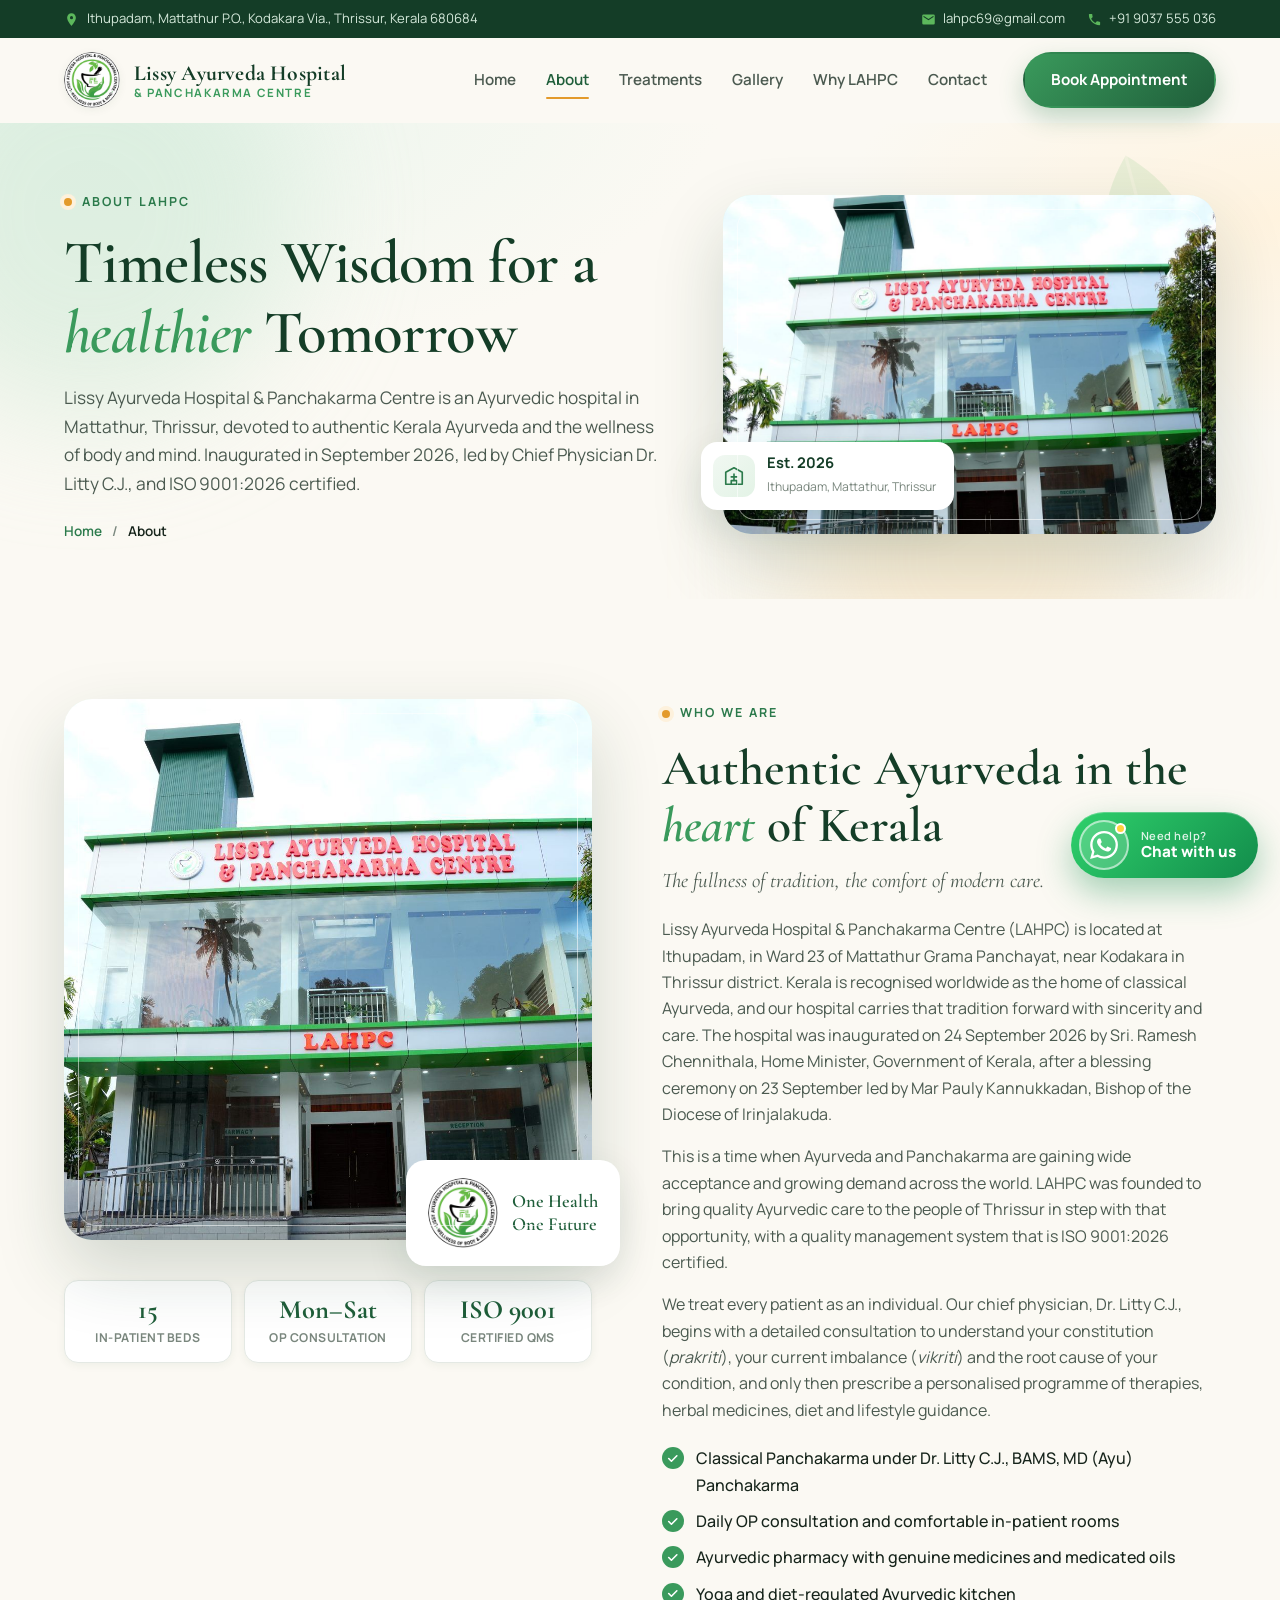
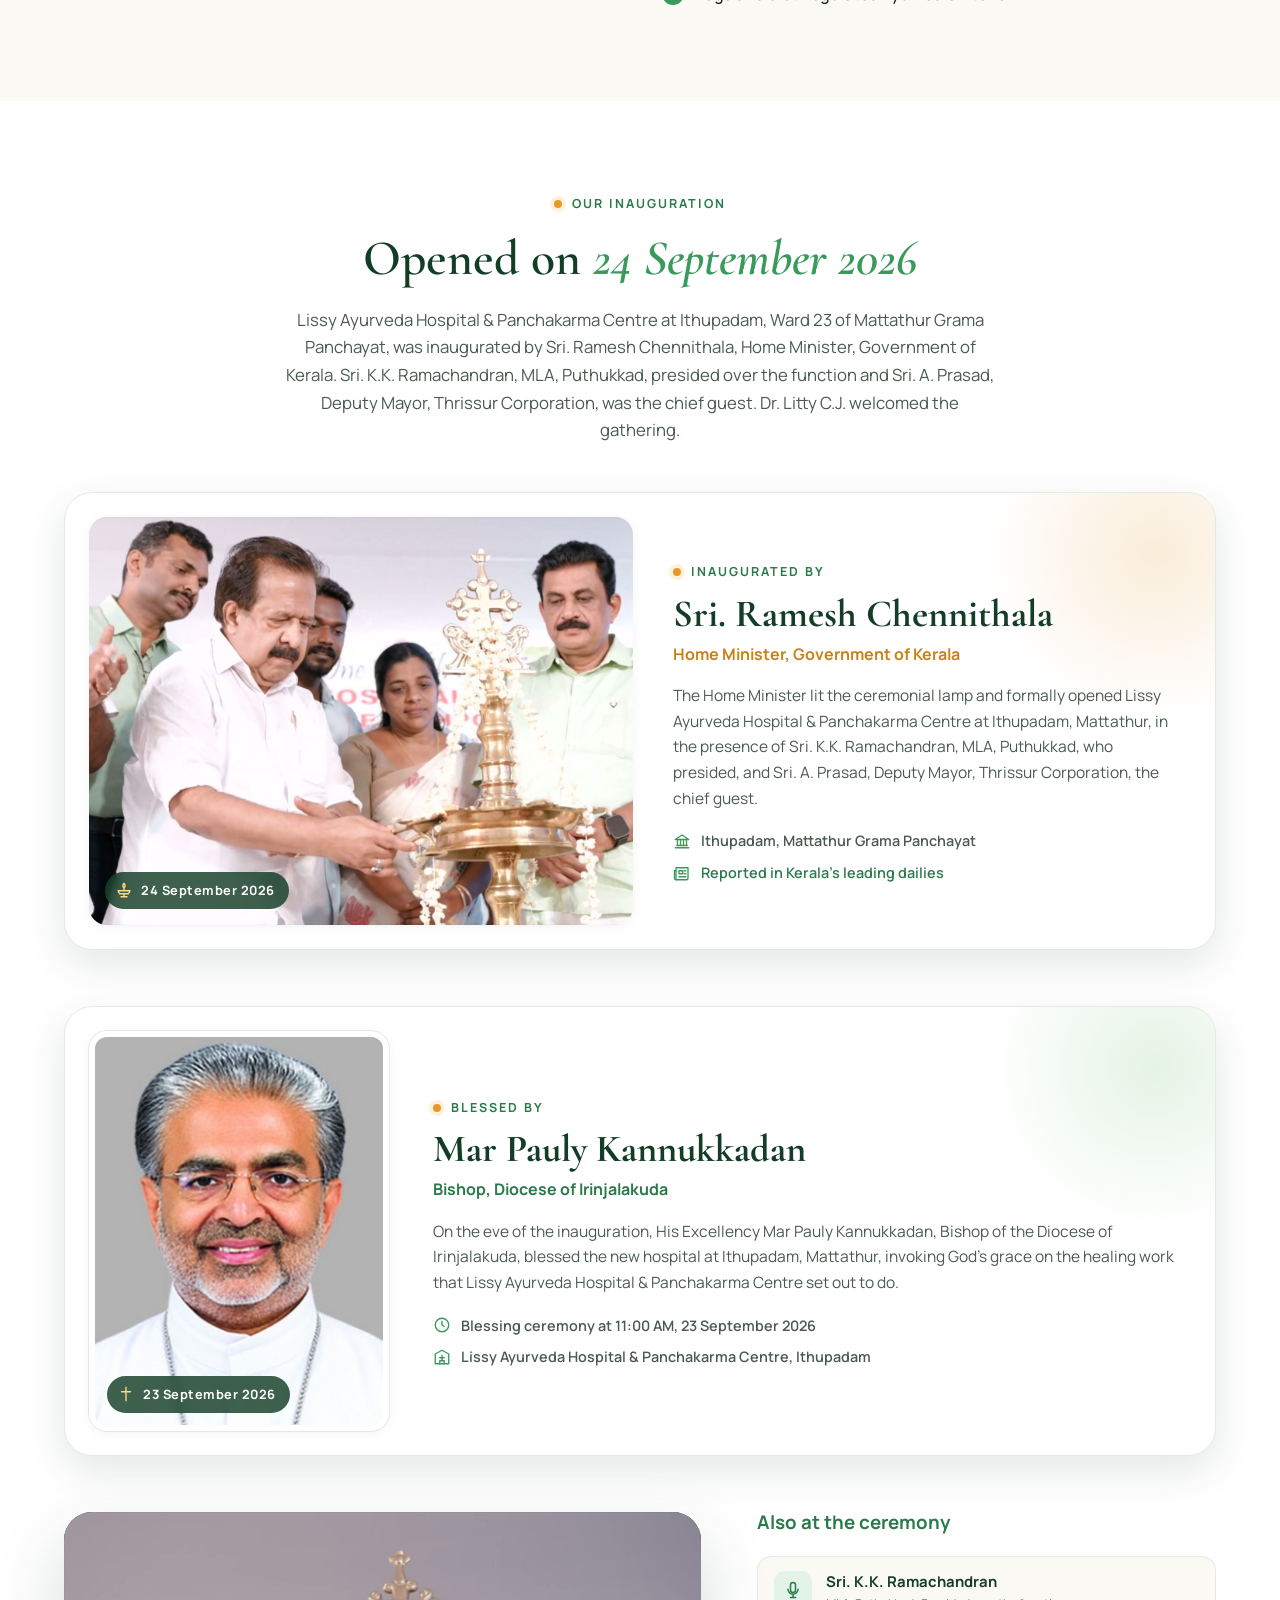
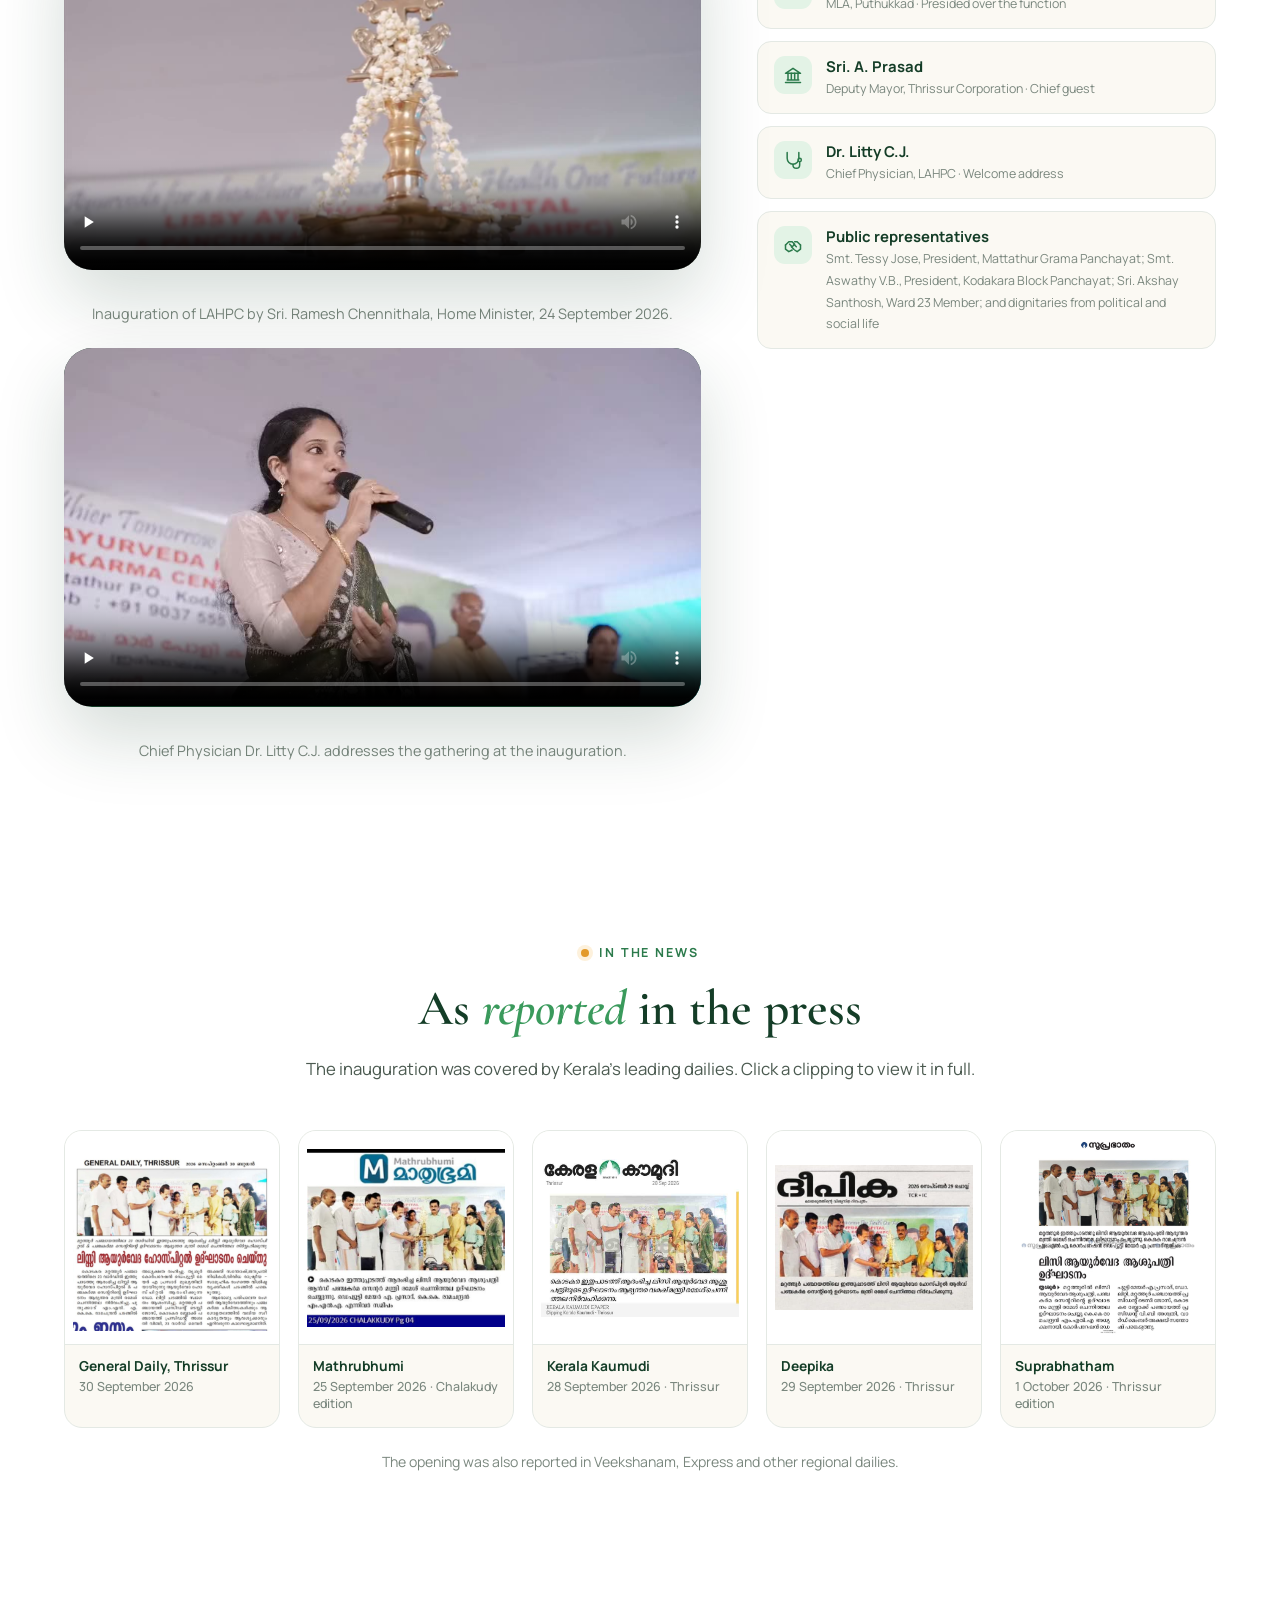
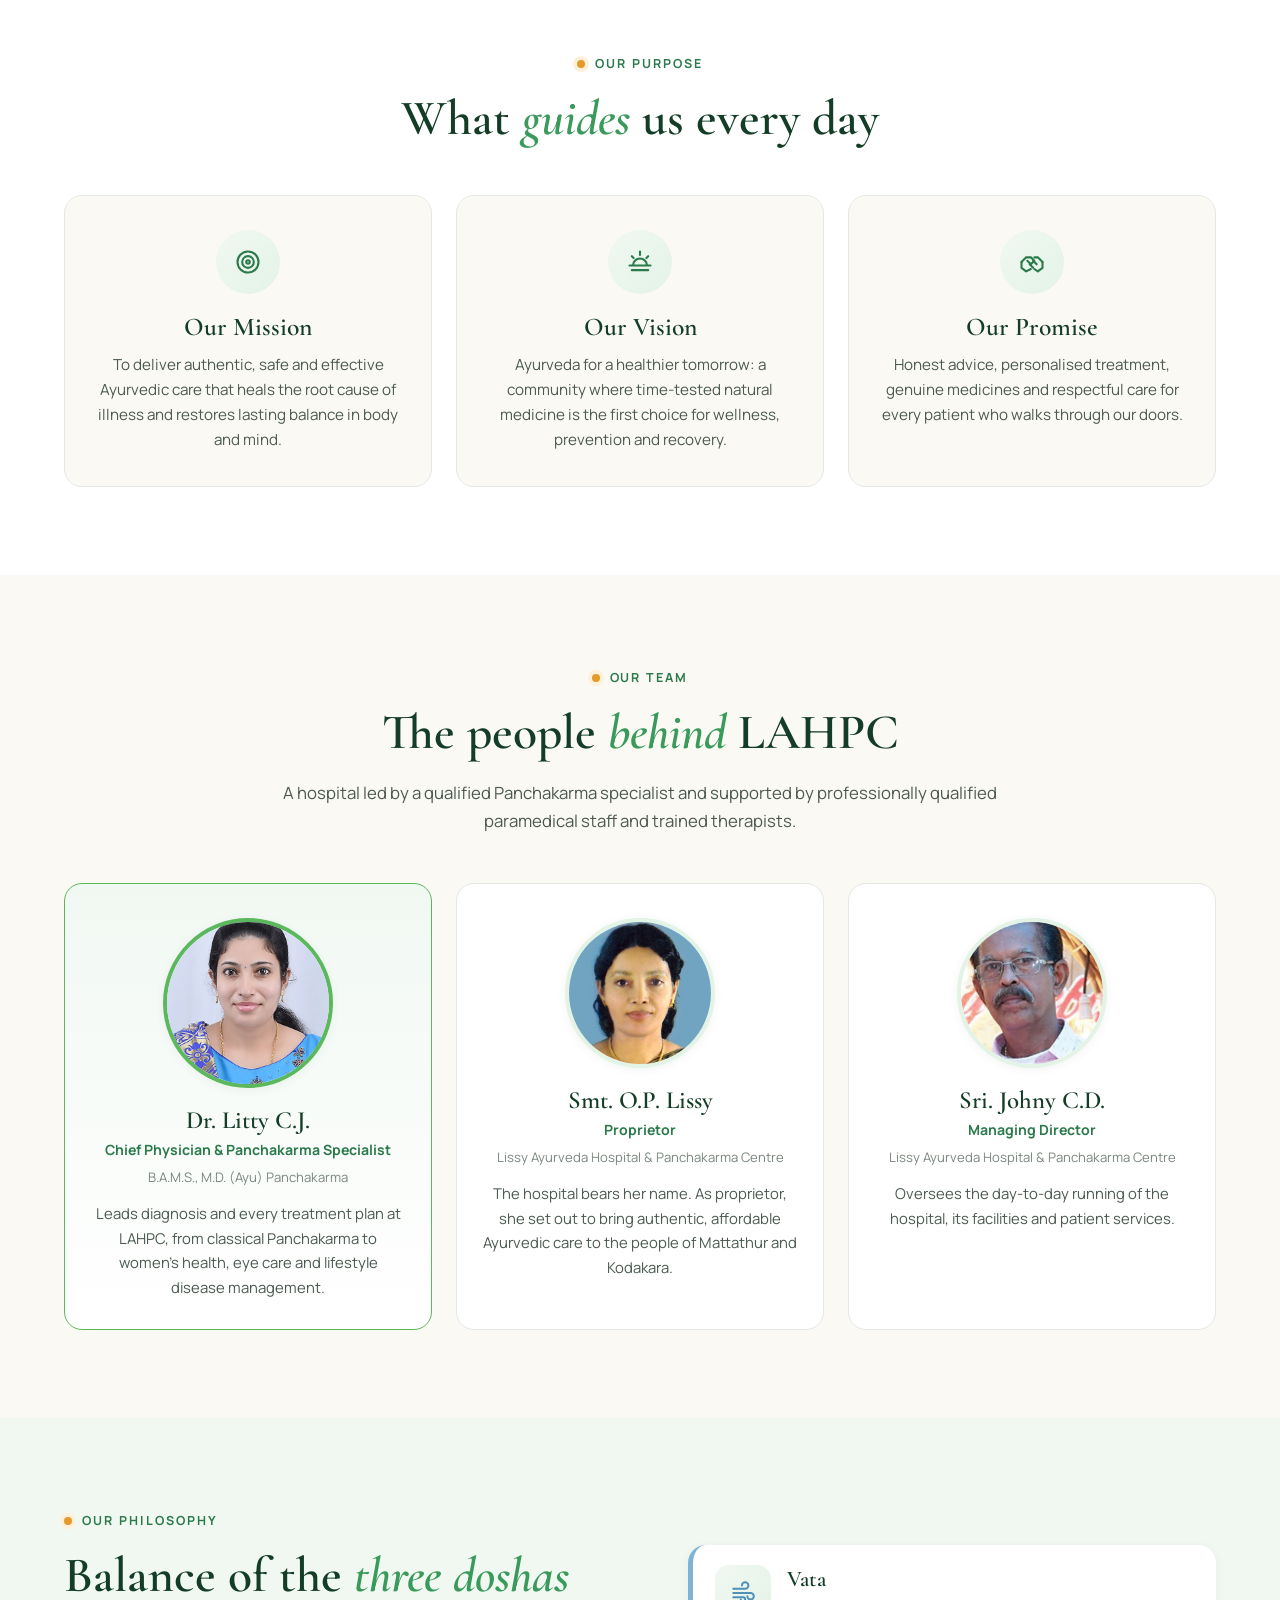
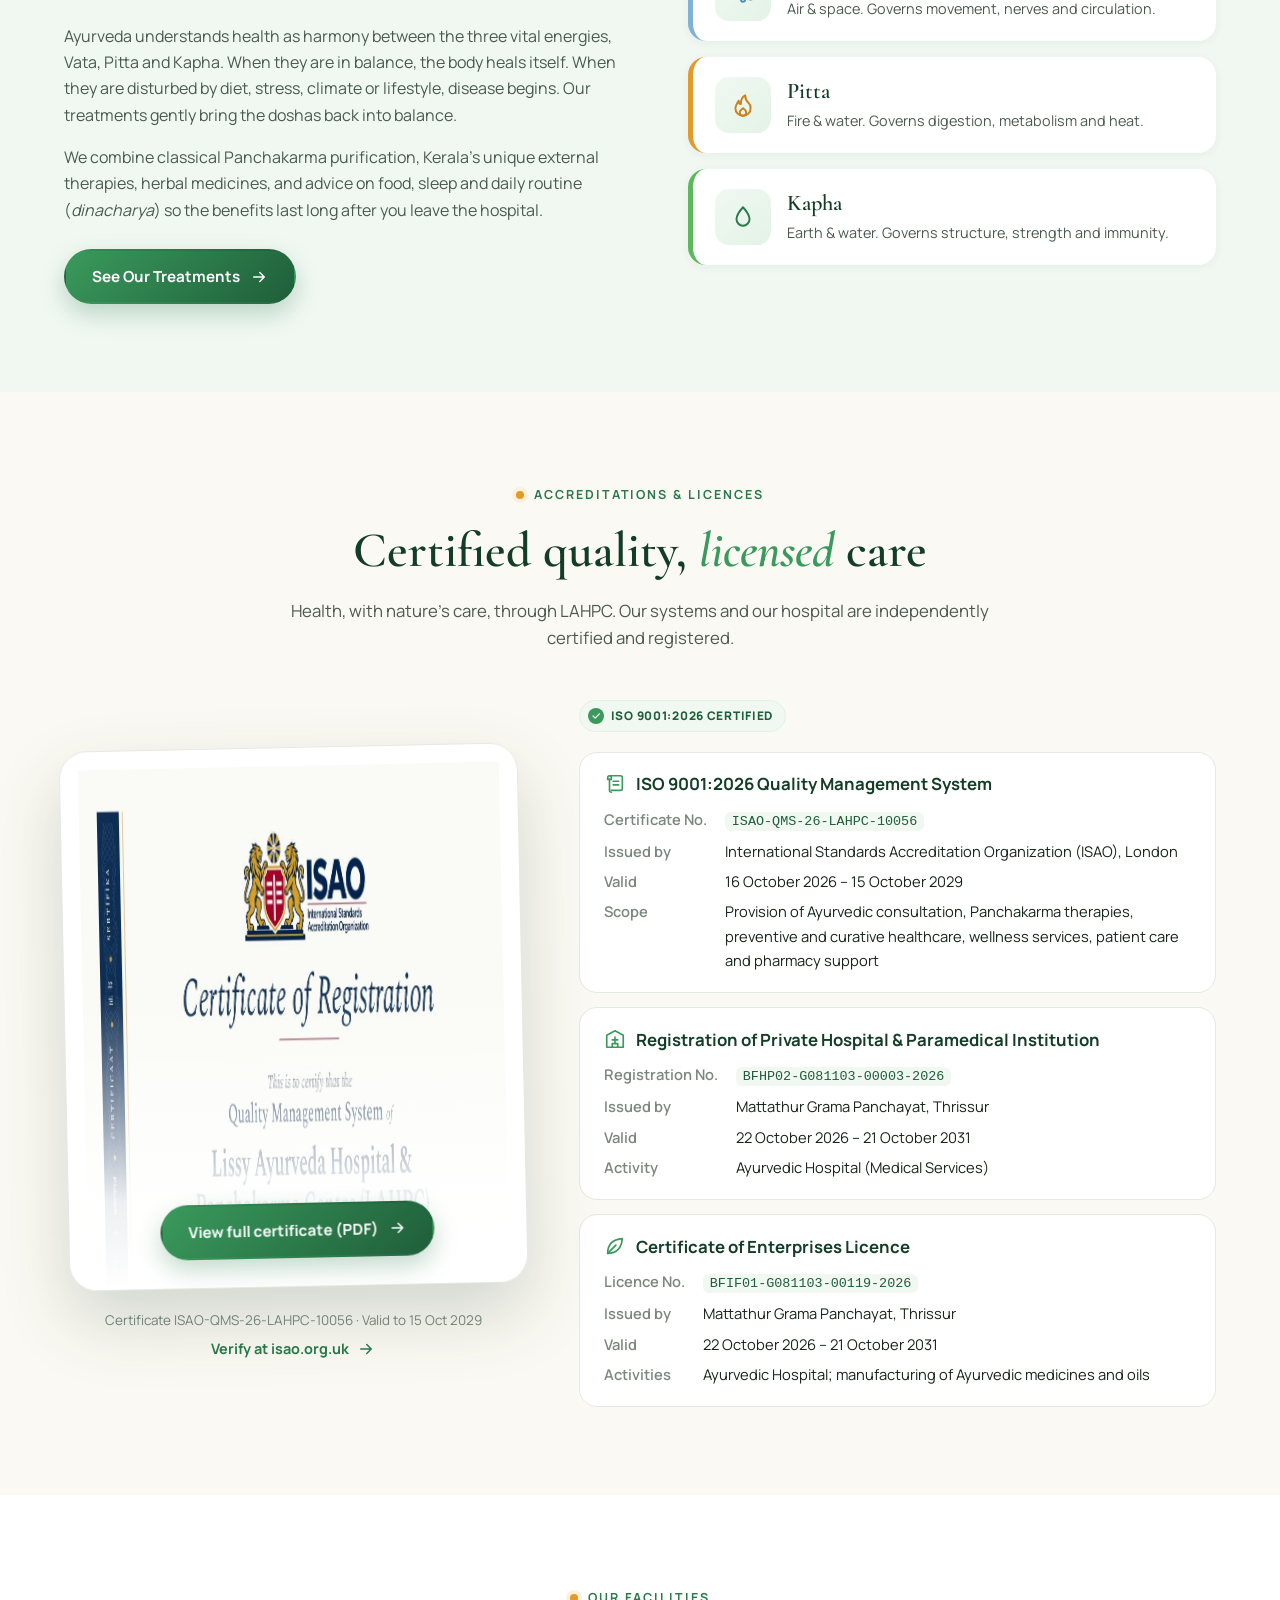
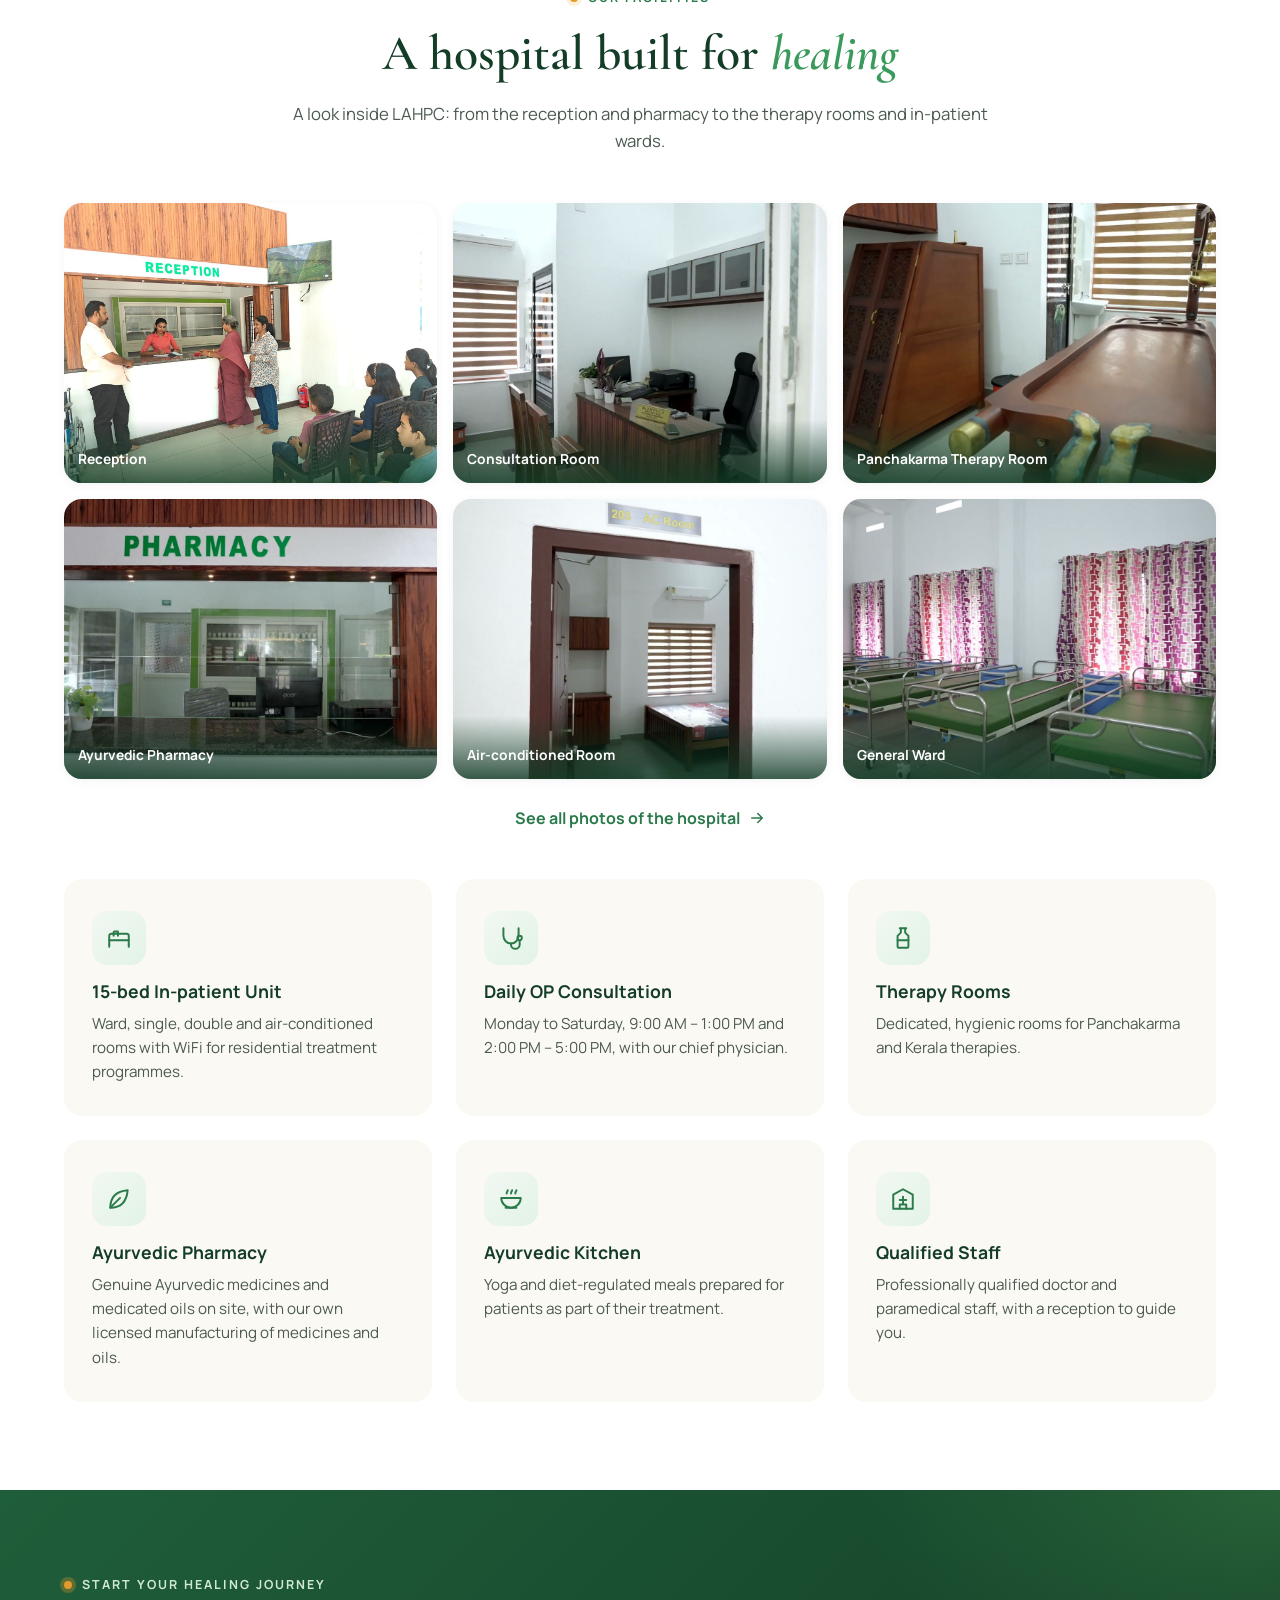
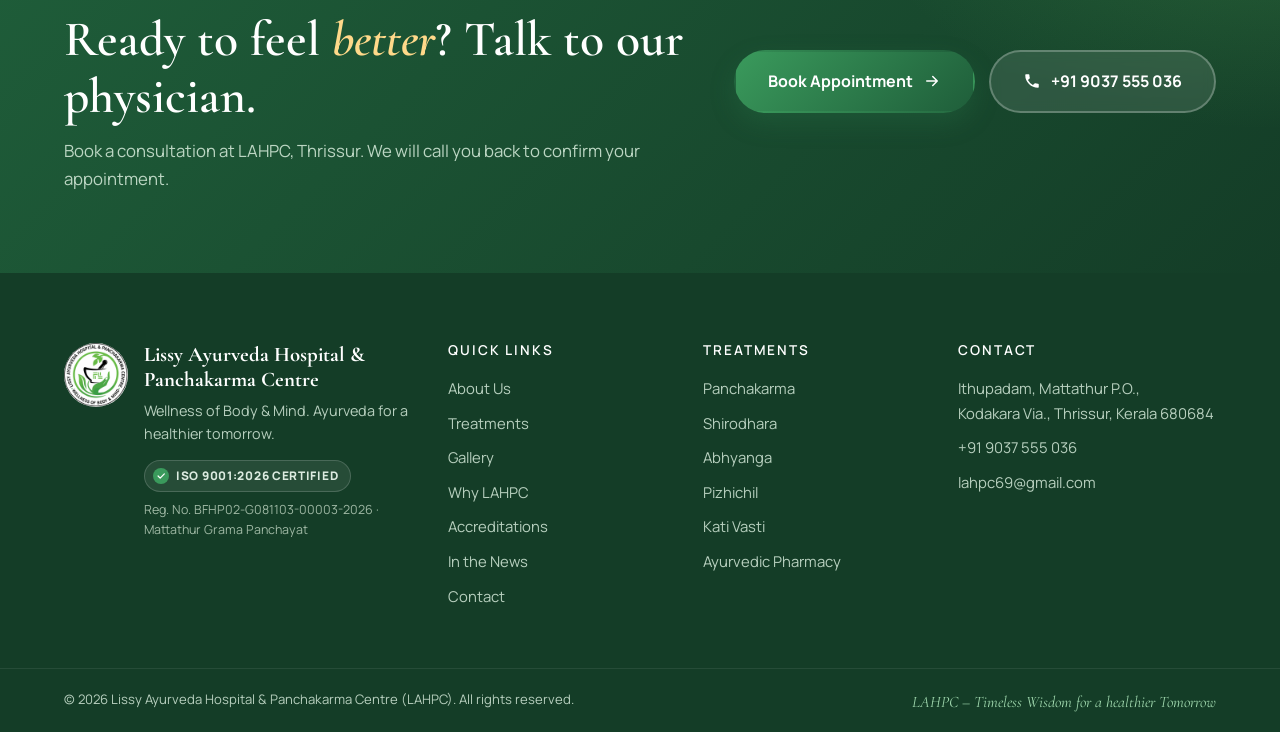
<file: about.html>
<!DOCTYPE html>
<html lang="en">
<head>
  <meta charset="UTF-8" />
  <meta name="viewport" content="width=device-width, initial-scale=1.0" />
  <title>About Us | Lissy Ayurveda Hospital &amp; Panchakarma Centre (LAHPC)</title>
  <meta name="description" content="Learn about Lissy Ayurveda Hospital & Panchakarma Centre (LAHPC), Mattathur, Thrissur: our story, Chief Physician Dr. Litty C.J., our team, in-patient facilities and philosophy." />
  <meta name="theme-color" content="#1f5e3a" />
  <link rel="icon" type="image/png" href="assets/images/favicon.png" />
  <meta property="og:title" content="About Us | LAHPC" />
  <meta property="og:description" content="Learn about Lissy Ayurveda Hospital & Panchakarma Centre (LAHPC), Mattathur, Thrissur: our story, Chief Physician Dr. Litty C.J., our team, in-patient facilities and philosophy." />
  <meta property="og:image" content="assets/images/hospital-building.jpg" />
  <meta property="og:type" content="website" />
  <link rel="preconnect" href="https://fonts.googleapis.com" />
  <link rel="preconnect" href="https://fonts.gstatic.com" crossorigin />
  <link href="https://fonts.googleapis.com/css2?family=Cormorant+Garamond:ital,wght@0,500;0,600;0,700;1,500;1,600&family=Manrope:wght@400;500;600;700;800&display=swap" rel="stylesheet" />
  <link rel="stylesheet" href="css/style.css" />
</head>
<body class="page-about">

  <!-- Icon sprite (outline icons, stroke = currentColor) -->
  <svg xmlns="http://www.w3.org/2000/svg" style="display:none" aria-hidden="true">
    <symbol id="i-leaf" viewBox="0 0 24 24"><path d="M4 20c0-9 5-15 16-16-1 11-7 16-16 16z"/><path d="M4 20l9-9"/></symbol>
    <symbol id="i-drop" viewBox="0 0 24 24"><path d="M12 3s6 6.5 6 11a6 6 0 0 1-12 0c0-4.5 6-11 6-11z"/></symbol>
    <symbol id="i-pour" viewBox="0 0 24 24"><path d="M6 9h12l-1.5 10h-9L6 9z"/><path d="M12 2v5M9 4l1 1.5M15 4l-1 1.5"/></symbol>
    <symbol id="i-spine" viewBox="0 0 24 24"><rect x="9" y="4" width="6" height="3" rx="1"/><rect x="9" y="9" width="6" height="3" rx="1"/><rect x="9" y="14" width="6" height="3" rx="1"/><path d="M12 17v4M12 2v2"/></symbol>
    <symbol id="i-mother" viewBox="0 0 24 24"><path d="M12 21s-7-4.5-7-10a4 4 0 0 1 7-2.6A4 4 0 0 1 19 11c0 5.5-7 10-7 10z"/><path d="M12 9v4M10 11h4"/></symbol>
    <symbol id="i-flower" viewBox="0 0 24 24"><circle cx="12" cy="12" r="2.2"/><ellipse cx="12" cy="6" rx="2.2" ry="3.2"/><ellipse cx="12" cy="18" rx="2.2" ry="3.2"/><ellipse cx="6" cy="12" rx="3.2" ry="2.2"/><ellipse cx="18" cy="12" rx="3.2" ry="2.2"/></symbol>
    <symbol id="i-eye" viewBox="0 0 24 24"><path d="M2 12s4-7 10-7 10 7 10 7-4 7-10 7S2 12 2 12z"/><circle cx="12" cy="12" r="3"/></symbol>
    <symbol id="i-head" viewBox="0 0 24 24"><path d="M9 21v-3.5a6.5 6.5 0 1 1 6 0V21"/><path d="M3 8h2M19 8h2M4.5 3.5L6 5M19.5 3.5L18 5"/></symbol>
    <symbol id="i-scales" viewBox="0 0 24 24"><path d="M12 3v18M7 21h10M5 7h14"/><path d="M5 7l-3 7a3 3 0 0 0 6 0L5 7zM19 7l-3 7a3 3 0 0 0 6 0l-3-7z"/></symbol>
    <symbol id="i-bolt" viewBox="0 0 24 24"><path d="M13 2L4 14h7l-1 8 9-12h-7l1-8z"/></symbol>
    <symbol id="i-lungs" viewBox="0 0 24 24"><path d="M12 3v9"/><path d="M10 12c0 5-2 8-5 8s-3-2-3-5 2-6 5-6h3M14 12c0 5 2 8 5 8s3-2 3-5-2-6-5-6h-3"/></symbol>
    <symbol id="i-lotus" viewBox="0 0 24 24"><path d="M12 20c-5 0-9-3-9-7 2 0 4 1 5 3 0-5 2-9 4-11 2 2 4 6 4 11 1-2 3-3 5-3 0 4-4 7-9 7z"/><path d="M3 20h18"/></symbol>
    <symbol id="i-cycle" viewBox="0 0 24 24"><path d="M21 12a9 9 0 0 1-15.5 6.3M3 12a9 9 0 0 1 15.5-6.3"/><path d="M17 3v4h4M7 21v-4H3"/></symbol>
    <symbol id="i-nose" viewBox="0 0 24 24"><path d="M13 3c-1 4-1 8 1 11a3 3 0 1 1-5 1"/><path d="M9.5 17.5a2.5 2.5 0 0 1 5 0"/></symbol>
    <symbol id="i-bath" viewBox="0 0 24 24"><path d="M3 12h18v3a5 5 0 0 1-5 5H8a5 5 0 0 1-5-5v-3z"/><path d="M5 12V6a2 2 0 0 1 4 0M7 20v2M17 20v2"/></symbol>
    <symbol id="i-grain" viewBox="0 0 24 24"><path d="M12 21V9"/><path d="M12 9c-3 0-5-2-5-5 3 0 5 2 5 5zM12 13c-3 0-5-2-5-5 3 0 5 2 5 5zM12 9c3 0 5-2 5-5-3 0-5 2-5 5zM12 13c3 0 5-2 5-5-3 0-5 2-5 5z"/></symbol>
    <symbol id="i-knee" viewBox="0 0 24 24"><path d="M7 3v7a3 3 0 0 0 3 3h4a3 3 0 0 1 3 3v5"/><path d="M5 3h4M15 21h4"/></symbol>
    <symbol id="i-neck" viewBox="0 0 24 24"><path d="M12 3a4 4 0 0 1 4 4v2a4 4 0 0 1-8 0V7a4 4 0 0 1 4-4z"/><path d="M10 13v3M14 13v3M4 21c0-3 3-5 8-5s8 2 8 5"/></symbol>
    <symbol id="i-lamp" viewBox="0 0 24 24"><path d="M4 13h16l-2 4H6l-2-4z"/><path d="M12 13V9"/><path d="M12 9c-2-1.5-2-4 0-6 2 2 2 4.5 0 6z"/><path d="M8 21h8M12 17v4"/></symbol>
    <symbol id="i-sprout" viewBox="0 0 24 24"><path d="M12 21v-9"/><path d="M12 12c-4 0-6-3-6-7 4 0 6 3 6 7zM12 12c0-3 2-6 6-6 0 4-2 6-6 6z"/></symbol>
    <symbol id="i-sparkle" viewBox="0 0 24 24"><path d="M12 3l2 6 6 2-6 2-2 6-2-6-6-2 6-2 2-6z"/><path d="M19 2l.7 2 2 .7-2 .7-.7 2-.7-2-2-.7 2-.7.7-2z"/></symbol>
    <symbol id="i-moon" viewBox="0 0 24 24"><path d="M20 14.5A8.5 8.5 0 1 1 9.5 4a7 7 0 0 0 10.5 10.5z"/></symbol>
    <symbol id="i-bed" viewBox="0 0 24 24"><path d="M3 18v-8a2 2 0 0 1 2-2h14a2 2 0 0 1 2 2v8"/><path d="M3 14h18M3 20v-2M21 20v-2"/><path d="M7 10V7a1 1 0 0 1 1-1h3v4"/></symbol>
    <symbol id="i-stethoscope" viewBox="0 0 24 24"><path d="M5 3v7a7 7 0 0 0 14 0V3"/><path d="M12 17v1a4 4 0 0 0 8 0v-3"/><circle cx="20" cy="12" r="2"/></symbol>
    <symbol id="i-bottle" viewBox="0 0 24 24"><path d="M9 3h6M10 3v4l-3 3v10a1 1 0 0 0 1 1h8a1 1 0 0 0 1-1V10l-3-3V3"/><path d="M7 14h10"/></symbol>
    <symbol id="i-bowl" viewBox="0 0 24 24"><path d="M3 11h18a9 9 0 0 1-18 0z"/><path d="M8 7c0-1.5 1-2 1-3M12 7c0-1.5 1-2 1-3M16 7c0-1.5 1-2 1-3M7 20h10"/></symbol>
    <symbol id="i-hospital" viewBox="0 0 24 24"><path d="M3 21V8l9-5 9 5v13M3 21h18"/><path d="M12 10v6M9 13h6M9 21v-4h6v4"/></symbol>
    <symbol id="i-scroll" viewBox="0 0 24 24"><path d="M6 3h12a2 2 0 0 1 2 2v12a2 2 0 0 1-2 2H8"/><path d="M6 3a2 2 0 0 0-2 2v2h4V5a2 2 0 0 0-2-2z"/><path d="M8 21a2 2 0 0 1-2-2V7M10 9h6M10 13h6"/></symbol>
    <symbol id="i-newspaper" viewBox="0 0 24 24"><path d="M4 5h16v14a2 2 0 0 1-2 2H4V5z"/><path d="M4 21a2 2 0 0 1-2-2V9h2"/><rect x="8" y="9" width="5" height="4"/><path d="M15 9h2M15 13h2M8 17h9"/></symbol>
    <symbol id="i-target" viewBox="0 0 24 24"><circle cx="12" cy="12" r="9"/><circle cx="12" cy="12" r="5"/><circle cx="12" cy="12" r="1.5"/></symbol>
    <symbol id="i-sunrise" viewBox="0 0 24 24"><path d="M12 3v3M5 7l1.5 1.5M19 7l-1.5 1.5M3 15h18M6 15a6 6 0 0 1 12 0M5 19h14"/></symbol>
    <symbol id="i-handshake" viewBox="0 0 24 24"><path d="M3 12l4-4h4l3 3-3 3-3-3"/><path d="M21 12l-4-4h-3"/><path d="M3 12v5l4 3 4-2M21 12v5l-4 3-3-2"/><path d="M13 11l3 3M10 14l3 3"/></symbol>
    <symbol id="i-wind" viewBox="0 0 24 24"><path d="M3 8h11a3 3 0 1 0-3-3M3 12h16a3 3 0 1 1-3 3M3 16h9a2 2 0 1 1-2 2"/></symbol>
    <symbol id="i-fire" viewBox="0 0 24 24"><path d="M12 22c-4 0-7-3-7-7 0-3 2-5 3-7 0 2 1 3 2 3 0-4 2-7 4-8 0 3 1 5 3 7 2 1.5 2 3.5 2 5 0 4-3 7-7 7z"/><path d="M12 22a3 3 0 0 1-3-3c0-2 3-4 3-4s3 2 3 4a3 3 0 0 1-3 3z"/></symbol>
    <symbol id="i-mic" viewBox="0 0 24 24"><rect x="9" y="3" width="6" height="12" rx="3"/><path d="M6 11a6 6 0 0 0 12 0M12 17v4M9 21h6"/></symbol>
    <symbol id="i-landmark" viewBox="0 0 24 24"><path d="M3 21h18M5 18h14M6 18v-8M10 18v-8M14 18v-8M18 18v-8"/><path d="M3 10l9-6 9 6H3z"/></symbol>
    <symbol id="i-cross" viewBox="0 0 24 24"><path d="M12 3v18M6 9h12"/></symbol>
    <symbol id="i-clock" viewBox="0 0 24 24"><circle cx="12" cy="12" r="9"/><path d="M12 7v5l3 2"/></symbol>
    <symbol id="i-camera" viewBox="0 0 24 24"><path d="M4 8h3l2-3h6l2 3h3v11H4V8z"/><circle cx="12" cy="13" r="3.5"/></symbol>
  </svg>

  <!-- ========== TOP BAR ========== -->
  <div class="topbar">
    <div class="container topbar__inner">
      <span class="topbar__item">
        <svg viewBox="0 0 24 24" aria-hidden="true"><path d="M12 2C8.1 2 5 5.1 5 9c0 5.2 7 13 7 13s7-7.8 7-13c0-3.9-3.1-7-7-7zm0 9.5a2.5 2.5 0 110-5 2.5 2.5 0 010 5z"/></svg>
        Ithupadam, Mattathur P.O., Kodakara Via., Thrissur, Kerala 680684
      </span>
      <span class="topbar__item topbar__item--right">
        <a href="mailto:lahpc69@gmail.com">
          <svg viewBox="0 0 24 24" aria-hidden="true"><path d="M20 4H4a2 2 0 00-2 2v12a2 2 0 002 2h16a2 2 0 002-2V6a2 2 0 00-2-2zm0 4l-8 5-8-5V6l8 5 8-5v2z"/></svg>
          lahpc69@gmail.com
        </a>
        <a href="tel:+919037555036">
          <svg viewBox="0 0 24 24" aria-hidden="true"><path d="M6.6 10.8a15.1 15.1 0 006.6 6.6l2.2-2.2a1 1 0 011-.25c1.1.37 2.3.57 3.6.57a1 1 0 011 1V20a1 1 0 01-1 1A17 17 0 013 4a1 1 0 011-1h3.5a1 1 0 011 1c0 1.25.2 2.45.57 3.57a1 1 0 01-.25 1L6.6 10.8z"/></svg>
          +91 9037 555 036
        </a>
      </span>
    </div>
  </div>

  <!-- ========== HEADER / NAV ========== -->
  <header class="header" id="header">
    <div class="container header__inner">
      <a href="index.html" class="brand" aria-label="Lissy Ayurveda Hospital & Panchakarma Centre home">
        <img src="assets/images/logo.png" alt="LAHPC logo" class="brand__logo" width="56" height="56" />
        <span class="brand__text">
          <span class="brand__name">Lissy Ayurveda Hospital</span>
          <span class="brand__sub">&amp; Panchakarma Centre</span>
        </span>
      </a>

      <div class="nav-backdrop" id="navBackdrop" aria-hidden="true"></div>
      <nav class="nav" id="nav" aria-label="Primary">
        <div class="nav__brand">
          <img src="assets/images/logo.png" alt="" width="48" height="48" />
          <div>
            <strong>LAHPC</strong>
            <span>Wellness of Body &amp; Mind</span>
          </div>
        </div>

        <div class="nav__links">
          <a href="index.html" class="nav__link">
            <svg class="nav__icon" viewBox="0 0 24 24" aria-hidden="true"><path d="M3 10l9-7 9 7v10a1 1 0 01-1 1h-5v-6H9v6H4a1 1 0 01-1-1V10z"/></svg>
            <span>Home</span>
          </a>
          <a href="about.html" class="nav__link is-active">
            <svg class="nav__icon" viewBox="0 0 24 24" aria-hidden="true"><path d="M12 2a10 10 0 100 20 10 10 0 000-20zm1 15h-2v-6h2v6zm0-8h-2V7h2v2z"/></svg>
            <span>About</span>
          </a>
          <a href="treatments.html" class="nav__link">
            <svg class="nav__icon" viewBox="0 0 24 24" aria-hidden="true"><path d="M20 4c-8 0-14 5-15 13l-2 3h2l1.5-2.3C14 18 20 12 20 4zM7 15c2-5 6-8 11-9-1 5-4 9-11 9z"/></svg>
            <span>Treatments</span>
          </a>
          <a href="gallery.html" class="nav__link">
            <svg class="nav__icon" viewBox="0 0 24 24" aria-hidden="true"><path d="M21 19V5a2 2 0 00-2-2H5a2 2 0 00-2 2v14a2 2 0 002 2h14a2 2 0 002-2zM8.5 13.5l2.5 3 3.5-4.5 4.5 6H5l3.5-4.5z"/></svg>
            <span>Gallery</span>
          </a>
          <a href="why-lahpc.html" class="nav__link">
            <svg class="nav__icon" viewBox="0 0 24 24" aria-hidden="true"><path d="M12 2l2.4 6.3L21 9l-5 4.2 1.6 6.8L12 16.4 6.4 20l1.6-6.8L3 9l6.6-.7z"/></svg>
            <span>Why LAHPC</span>
          </a>
          <a href="contact.html" class="nav__link">
            <svg class="nav__icon" viewBox="0 0 24 24" aria-hidden="true"><path d="M12 2C8.1 2 5 5.1 5 9c0 5.2 7 13 7 13s7-7.8 7-13c0-3.9-3.1-7-7-7zm0 9.5a2.5 2.5 0 110-5 2.5 2.5 0 010 5z"/></svg>
            <span>Contact</span>
          </a>
        </div>

        <a href="contact.html#appointment" class="btn btn--primary nav__cta">
          Book Appointment
          <svg viewBox="0 0 24 24" aria-hidden="true"><path d="M5 12h14M13 6l6 6-6 6" fill="none" stroke="currentColor" stroke-width="2" stroke-linecap="round" stroke-linejoin="round"/></svg>
        </a>

        <div class="nav__contact">
          <a href="tel:+919037555036" class="nav__contact-item">
            <span class="nav__contact-icon">
              <svg viewBox="0 0 24 24" aria-hidden="true"><path d="M6.6 10.8a15.1 15.1 0 006.6 6.6l2.2-2.2a1 1 0 011-.25c1.1.37 2.3.57 3.6.57a1 1 0 011 1V20a1 1 0 01-1 1A17 17 0 013 4a1 1 0 011-1h3.5a1 1 0 011 1c0 1.25.2 2.45.57 3.57a1 1 0 01-.25 1L6.6 10.8z"/></svg>
            </span>
            <span><small>Call us</small>+91 9037 555 036</span>
          </a>
          <a href="https://wa.me/919037555036?text=Hello%20LAHPC%2C%20I%20would%20like%20to%20book%20an%20appointment." target="_blank" rel="noopener" class="nav__contact-item">
            <span class="nav__contact-icon nav__contact-icon--wa">
              <svg viewBox="0 0 24 24" aria-hidden="true"><path d="M17.472 14.382c-.297-.149-1.758-.867-2.03-.967-.273-.099-.471-.148-.67.15-.197.297-.767.966-.94 1.164-.173.199-.347.223-.644.075-.297-.15-1.255-.463-2.39-1.475-.883-.788-1.48-1.761-1.653-2.059-.173-.297-.018-.458.13-.606.134-.133.298-.347.446-.52.149-.174.198-.298.298-.497.099-.198.05-.371-.025-.52-.075-.149-.669-1.612-.916-2.207-.242-.579-.487-.5-.669-.51-.173-.008-.371-.01-.57-.01-.198 0-.52.074-.792.372-.272.297-1.04 1.016-1.04 2.479 0 1.462 1.065 2.875 1.213 3.074.149.198 2.096 3.2 5.077 4.487.709.306 1.262.489 1.694.625.712.227 1.36.195 1.871.118.571-.085 1.758-.719 2.006-1.413.248-.694.248-1.289.173-1.413-.074-.124-.272-.198-.57-.347m-5.421 7.403h-.004a9.87 9.87 0 01-5.031-1.378l-.361-.214-3.741.982.998-3.648-.235-.374a9.86 9.86 0 01-1.51-5.26c.001-5.45 4.436-9.884 9.888-9.884 2.64 0 5.122 1.03 6.988 2.898a9.825 9.825 0 012.893 6.994c-.003 5.45-4.437 9.885-9.885 9.885m8.413-18.297A11.815 11.815 0 0012.05 0C5.495 0 .16 5.335.157 11.892c0 2.096.547 4.142 1.588 5.945L.057 24l6.305-1.654a11.882 11.882 0 005.683 1.448h.005c6.554 0 11.89-5.335 11.893-11.893a11.821 11.821 0 00-3.48-8.413Z"/></svg>
            </span>
            <span><small>WhatsApp</small>Chat with us</span>
          </a>
          <p class="nav__address">Ithupadam, Mattathur P.O., Kodakara Via., Thrissur 680684</p>
        </div>
      </nav>

      <button class="nav-toggle" id="navToggle" aria-label="Open menu" aria-expanded="false" aria-controls="nav">
        <span></span><span></span><span></span>
      </button>
    </div>
  </header>

  <main>
    <!-- ========== PAGE BANNER ========== -->
    <section class="banner">
      <div class="banner__bg" aria-hidden="true">
        <span class="hero__orb hero__orb--1"></span>
        <span class="hero__orb hero__orb--2"></span>
        <svg class="hero__leaf hero__leaf--r" viewBox="0 0 200 200"><path d="M20 180C20 80 80 20 180 20c0 100-60 160-160 160z" fill="currentColor"/><path d="M20 180L180 20" stroke="#fff" stroke-opacity=".35" stroke-width="4"/></svg>
      </div>
      <div class="container banner__inner">
        <div class="banner__content reveal">
        <span class="eyebrow"><span class="eyebrow__dot"></span>About LAHPC</span>
        <h1 class="banner__title">Timeless Wisdom for a <em>healthier</em> Tomorrow</h1>
        <p class="banner__lead">Lissy Ayurveda Hospital &amp; Panchakarma Centre is an Ayurvedic hospital in Mattathur, Thrissur, devoted to authentic Kerala Ayurveda and the wellness of body and mind. Inaugurated in September 2026, led by Chief Physician Dr. Litty C.J., and ISO 9001:2026 certified.</p>
        <nav class="crumbs" aria-label="Breadcrumb">
          <a href="index.html">Home</a><span>/</span><span aria-current="page">About</span>
        </nav>
        </div>
        <div class="banner__visual reveal reveal--delay">
          <div class="banner__frame"><img src="assets/images/hospital-wide.jpg" alt="Lissy Ayurveda Hospital & Panchakarma Centre building at Ithupadam, Mattathur" /></div>
          <div class="banner__chip">
            <span class="banner__chip-icon"><svg class="icon" aria-hidden="true"><use href="#i-hospital"/></svg></span>
            <div><strong>Est. 2026</strong><span>Ithupadam, Mattathur, Thrissur</span></div>
          </div>
        </div>
      </div>
    </section>

    <!-- ========== STORY ========== -->
    <section class="section about">
      <div class="container about__inner">
        <div class="about__media reveal">
          <div class="about__frame-wrap">
          <div class="about__frame">
            <img src="assets/images/hospital-building.jpg" alt="Lissy Ayurveda Hospital & Panchakarma Centre building, Thrissur" />
          </div>
          <div class="about__stamp">
            <img src="assets/images/logo.png" alt="" width="70" height="70" />
            <p>One Health<br />One Future</p>
          </div>
          </div>
          <ul class="about__stats">
            <li class="about__stat"><strong>15</strong><span>In-patient beds</span></li>
            <li class="about__stat"><strong>Mon–Sat</strong><span>OP consultation</span></li>
            <li class="about__stat"><strong>ISO 9001</strong><span>Certified QMS</span></li>
          </ul>
        </div>
        <div class="about__content reveal reveal--delay">
          <span class="eyebrow"><span class="eyebrow__dot"></span>Who We Are</span>
          <h2 class="section__title">Authentic Ayurveda in the <em>heart</em> of Kerala</h2>
          <p class="tagline">The fullness of tradition, the comfort of modern care.</p>
          <p>
            Lissy Ayurveda Hospital &amp; Panchakarma Centre (LAHPC) is located at Ithupadam, in Ward 23 of
            Mattathur Grama Panchayat, near Kodakara in Thrissur district. Kerala is recognised worldwide as the
            home of classical Ayurveda, and our hospital carries that tradition forward with sincerity and care.
            The hospital was inaugurated on 24 September 2026 by Sri. Ramesh Chennithala, Home Minister, Government of Kerala, after a blessing ceremony on 23 September led by Mar Pauly Kannukkadan,
            Bishop of the Diocese of Irinjalakuda.
          </p>
          <p>
            This is a time when Ayurveda and Panchakarma are gaining wide acceptance and growing demand across
            the world. LAHPC was founded to bring quality Ayurvedic care to the people of Thrissur in step with
            that opportunity, with a quality management system that is ISO 9001:2026 certified.
          </p>
          <p>
            We treat every patient as an individual. Our chief physician, Dr. Litty C.J., begins with a detailed consultation to
            understand your constitution (<em>prakriti</em>), your current imbalance (<em>vikriti</em>) and
            the root cause of your condition, and only then prescribe a personalised programme of therapies,
            herbal medicines, diet and lifestyle guidance.
          </p>
          <ul class="checklist">
            <li>Classical Panchakarma under Dr. Litty C.J., BAMS, MD (Ayu) Panchakarma</li>
            <li>Daily OP consultation and comfortable in-patient rooms</li>
            <li>Ayurvedic pharmacy with genuine medicines and medicated oils</li>
            <li>Yoga and diet-regulated Ayurvedic kitchen</li>
          </ul>
        </div>
      </div>
    </section>

    <!-- ========== INAUGURATION ========== -->
    <section class="section inaug" id="inauguration">
      <div class="container">
        <div class="section__head reveal">
          <span class="eyebrow eyebrow--center"><span class="eyebrow__dot"></span>Our Inauguration</span>
          <h2 class="section__title">Opened on <em>24 September 2026</em></h2>
          <p class="section__lead">
            Lissy Ayurveda Hospital &amp; Panchakarma Centre at Ithupadam, Ward 23 of Mattathur Grama Panchayat, was
            inaugurated by Sri. Ramesh Chennithala, Home Minister, Government of Kerala. Sri. K.K. Ramachandran,
            MLA, Puthukkad, presided over the function and Sri. A. Prasad, Deputy Mayor, Thrissur Corporation, was the chief
            guest. Dr. Litty C.J. welcomed the gathering.
          </p>
        </div>
        <div class="inaugurator reveal">
          <div class="inaugurator__photo">
            <img src="assets/images/inauguration/lamp-lighting.jpg" alt="Sri. Ramesh Chennithala, Home Minister of Kerala, lighting the ceremonial lamp to inaugurate Lissy Ayurveda Hospital & Panchakarma Centre" loading="lazy" width="1400" height="1050" />
            <span class="inaugurator__date"><svg class="icon" aria-hidden="true"><use href="#i-lamp"/></svg> 24 September 2026</span>
          </div>
          <div class="inaugurator__body">
            <span class="eyebrow"><span class="eyebrow__dot"></span>Inaugurated by</span>
            <h3 class="inaugurator__name">Sri. Ramesh Chennithala</h3>
            <p class="inaugurator__role">Home Minister, Government of Kerala</p>
            <p class="inaugurator__text">
              The Home Minister lit the ceremonial lamp and formally opened Lissy Ayurveda Hospital &amp; Panchakarma Centre
              at Ithupadam, Mattathur, in the presence of Sri. K.K. Ramachandran, MLA, Puthukkad, who presided, and
              Sri. A. Prasad, Deputy Mayor, Thrissur Corporation, the chief guest.
            </p>
            <ul class="inaugurator__meta">
              <li><svg class="icon" aria-hidden="true"><use href="#i-landmark"/></svg> Ithupadam, Mattathur Grama Panchayat</li>
              <li><svg class="icon" aria-hidden="true"><use href="#i-newspaper"/></svg> <a href="#press">Reported in Kerala&rsquo;s leading dailies</a></li>
            </ul>
          </div>
        </div>
        <div class="inaugurator inaugurator--blessing reveal">
          <div class="inaugurator__portrait">
            <img src="assets/images/inauguration/mar-pauly-kannukkadan.jpg" alt="Mar Pauly Kannukkadan, Bishop of the Diocese of Irinjalakuda" loading="lazy" width="600" height="800" />
            <span class="inaugurator__date"><svg class="icon" aria-hidden="true"><use href="#i-cross"/></svg> 23 September 2026</span>
          </div>
          <div class="inaugurator__body">
            <span class="eyebrow"><span class="eyebrow__dot"></span>Blessed by</span>
            <h3 class="inaugurator__name">Mar Pauly Kannukkadan</h3>
            <p class="inaugurator__role">Bishop, Diocese of Irinjalakuda</p>
            <p class="inaugurator__text">
              On the eve of the inauguration, His Excellency Mar Pauly Kannukkadan, Bishop of the Diocese of Irinjalakuda,
              blessed the new hospital at Ithupadam, Mattathur, invoking God&rsquo;s grace on the healing work that
              Lissy Ayurveda Hospital &amp; Panchakarma Centre set out to do.
            </p>
            <ul class="inaugurator__meta">
              <li><svg class="icon" aria-hidden="true"><use href="#i-clock"/></svg> Blessing ceremony at 11:00 AM, 23 September 2026</li>
              <li><svg class="icon" aria-hidden="true"><use href="#i-hospital"/></svg> Lissy Ayurveda Hospital &amp; Panchakarma Centre, Ithupadam</li>
            </ul>
          </div>
        </div>
        <div class="inaug__inner">
          <div class="inaug__videos">
            <div class="video__frame reveal">
              <video controls preload="none" playsinline poster="assets/video/inauguration-poster.jpg">
                <source src="assets/video/inauguration.mp4" type="video/mp4" />
                Your browser does not support embedded video. <a href="assets/video/inauguration.mp4">Download the video</a>.
              </video>
            </div>
            <p class="video__caption">Inauguration of LAHPC by Sri. Ramesh Chennithala, Home Minister, 24 September 2026.</p>
            <div class="video__frame reveal">
              <video controls preload="none" playsinline poster="assets/video/welcome-address-poster.jpg">
                <source src="assets/video/welcome-address.mp4" type="video/mp4" />
                Your browser does not support embedded video. <a href="assets/video/welcome-address.mp4">Download the video</a>.
              </video>
            </div>
            <p class="video__caption">Chief Physician Dr. Litty C.J. addresses the gathering at the inauguration.</p>
          </div>
          <div class="reveal reveal--delay">
            <h3 class="doctor__role">Also at the ceremony</h3>
            <ul class="inaug__facts">
              <li><span><svg class="icon" aria-hidden="true"><use href="#i-mic"/></svg></span><div><strong>Sri. K.K. Ramachandran</strong><small>MLA, Puthukkad · Presided over the function</small></div></li>
              <li><span><svg class="icon" aria-hidden="true"><use href="#i-landmark"/></svg></span><div><strong>Sri. A. Prasad</strong><small>Deputy Mayor, Thrissur Corporation · Chief guest</small></div></li>
              <li><span><svg class="icon" aria-hidden="true"><use href="#i-stethoscope"/></svg></span><div><strong>Dr. Litty C.J.</strong><small>Chief Physician, LAHPC · Welcome address</small></div></li>
              <li><span><svg class="icon" aria-hidden="true"><use href="#i-handshake"/></svg></span><div><strong>Public representatives</strong><small>Smt. Tessy Jose, President, Mattathur Grama Panchayat; Smt. Aswathy V.B., President, Kodakara Block Panchayat; Sri. Akshay Santhosh, Ward 23 Member; and dignitaries from political and social life</small></div></li>
            </ul>
          </div>
        </div>
      </div>
    </section>

    <!-- ========== IN THE NEWS ========== -->
    <section class="section press" id="press">
      <div class="container">
        <div class="section__head reveal">
          <span class="eyebrow eyebrow--center"><span class="eyebrow__dot"></span>In the News</span>
          <h2 class="section__title">As <em>reported</em> in the press</h2>
          <p class="section__lead">The inauguration was covered by Kerala's leading dailies. Click a clipping to view it in full.</p>
        </div>
        <div class="press__grid">
          <figure class="press__item reveal">
            <a href="assets/images/press/general-daily.jpg" target="_blank" rel="noopener"><img src="assets/images/press/general-daily.jpg" alt="General Daily report on the inauguration of Lissy Ayurveda Hospital by Minister Ramesh Chennithala" loading="lazy" /></a>
            <figcaption>General Daily, Thrissur<small>30 September 2026</small></figcaption>
          </figure>
          <figure class="press__item reveal">
            <a href="assets/images/press/mathrubhumi.jpg" target="_blank" rel="noopener"><img src="assets/images/press/mathrubhumi.jpg" alt="Mathrubhumi photo report of the LAHPC inauguration" loading="lazy" /></a>
            <figcaption>Mathrubhumi<small>25 September 2026 · Chalakudy edition</small></figcaption>
          </figure>
          <figure class="press__item reveal">
            <a href="assets/images/press/kerala-kaumudi.jpg" target="_blank" rel="noopener"><img src="assets/images/press/kerala-kaumudi.jpg" alt="Kerala Kaumudi photo report of the LAHPC inauguration" loading="lazy" /></a>
            <figcaption>Kerala Kaumudi<small>28 September 2026 · Thrissur</small></figcaption>
          </figure>
          <figure class="press__item reveal">
            <a href="assets/images/press/deepika.jpg" target="_blank" rel="noopener"><img src="assets/images/press/deepika.jpg" alt="Deepika photo report of the LAHPC inauguration" loading="lazy" /></a>
            <figcaption>Deepika<small>29 September 2026 · Thrissur</small></figcaption>
          </figure>
          <figure class="press__item reveal">
            <a href="assets/images/press/suprabhatham.jpg" target="_blank" rel="noopener"><img src="assets/images/press/suprabhatham.jpg" alt="Suprabhatham report on the LAHPC inauguration" loading="lazy" /></a>
            <figcaption>Suprabhatham<small>1 October 2026 · Thrissur edition</small></figcaption>
          </figure>
        </div>
        <p class="press__note">The opening was also reported in Veekshanam, Express and other regional dailies.</p>
      </div>
    </section>

    <!-- ========== MISSION / VISION ========== -->
    <section class="section mv">
      <div class="container">
        <div class="section__head reveal">
          <span class="eyebrow eyebrow--center"><span class="eyebrow__dot"></span>Our Purpose</span>
          <h2 class="section__title">What <em>guides</em> us every day</h2>
        </div>
        <div class="grid grid--3">
          <article class="mv__card reveal">
            <div class="mv__icon"><svg class="icon" aria-hidden="true"><use href="#i-target"/></svg></div>
            <h3>Our Mission</h3>
            <p>To deliver authentic, safe and effective Ayurvedic care that heals the root cause of illness and restores lasting balance in body and mind.</p>
          </article>
          <article class="mv__card reveal">
            <div class="mv__icon"><svg class="icon" aria-hidden="true"><use href="#i-sunrise"/></svg></div>
            <h3>Our Vision</h3>
            <p>Ayurveda for a healthier tomorrow: a community where time-tested natural medicine is the first choice for wellness, prevention and recovery.</p>
          </article>
          <article class="mv__card reveal">
            <div class="mv__icon"><svg class="icon" aria-hidden="true"><use href="#i-handshake"/></svg></div>
            <h3>Our Promise</h3>
            <p>Honest advice, personalised treatment, genuine medicines and respectful care for every patient who walks through our doors.</p>
          </article>
        </div>
      </div>
    </section>

    <!-- ========== TEAM ========== -->
    <section class="section team" id="team">
      <div class="container">
        <div class="section__head reveal">
          <span class="eyebrow eyebrow--center"><span class="eyebrow__dot"></span>Our Team</span>
          <h2 class="section__title">The people <em>behind</em> LAHPC</h2>
          <p class="section__lead">A hospital led by a qualified Panchakarma specialist and supported by professionally qualified paramedical staff and trained therapists.</p>
        </div>
        <div class="grid grid--3">
          <article class="team__card team__card--lead reveal">
            <img class="team__photo" src="assets/images/team/dr-litty-cj.jpg" alt="Dr. Litty C.J." width="170" height="170" loading="lazy" />
            <h3>Dr. Litty C.J.</h3>
            <span class="team__role">Chief Physician &amp; Panchakarma Specialist</span>
            <span class="team__creds">B.A.M.S., M.D. (Ayu) Panchakarma</span>
            <p>Leads diagnosis and every treatment plan at LAHPC, from classical Panchakarma to women's health, eye care and lifestyle disease management.</p>
          </article>
          <article class="team__card reveal">
            <img class="team__photo" src="assets/images/team/op-lissy.jpg" alt="Smt. O.P. Lissy" width="150" height="150" loading="lazy" />
            <h3>Smt. O.P. Lissy</h3>
            <span class="team__role">Proprietor</span>
            <span class="team__creds">Lissy Ayurveda Hospital &amp; Panchakarma Centre</span>
            <p>The hospital bears her name. As proprietor, she set out to bring authentic, affordable Ayurvedic care to the people of Mattathur and Kodakara.</p>
          </article>
          <article class="team__card reveal">
            <img class="team__photo" src="assets/images/team/johny-cd.jpg" alt="Sri. Johny C.D." width="150" height="150" loading="lazy" />
            <h3>Sri. Johny C.D.</h3>
            <span class="team__role">Managing Director</span>
            <span class="team__creds">Lissy Ayurveda Hospital &amp; Panchakarma Centre</span>
            <p>Oversees the day-to-day running of the hospital, its facilities and patient services.</p>
          </article>
        </div>
      </div>
    </section>

    <!-- ========== PHILOSOPHY ========== -->
    <section class="section philosophy">
      <div class="container philosophy__inner">
        <div class="philosophy__content reveal">
          <span class="eyebrow"><span class="eyebrow__dot"></span>Our Philosophy</span>
          <h2 class="section__title">Balance of the <em>three doshas</em></h2>
          <p>
            Ayurveda understands health as harmony between the three vital energies, Vata, Pitta and Kapha.
            When they are in balance, the body heals itself. When they are disturbed by diet, stress, climate
            or lifestyle, disease begins. Our treatments gently bring the doshas back into balance.
          </p>
          <p>
            We combine classical Panchakarma purification, Kerala's unique external therapies, herbal
            medicines, and advice on food, sleep and daily routine (<em>dinacharya</em>) so the benefits last
            long after you leave the hospital.
          </p>
          <a href="treatments.html" class="btn btn--primary">See Our Treatments <svg viewBox="0 0 24 24" aria-hidden="true"><path d="M5 12h14M13 6l6 6-6 6" fill="none" stroke="currentColor" stroke-width="2" stroke-linecap="round" stroke-linejoin="round"/></svg></a>
        </div>
        <div class="dosha reveal reveal--delay">
          <div class="dosha__item dosha__item--vata">
            <span class="dosha__symbol"><svg class="icon" aria-hidden="true"><use href="#i-wind"/></svg></span>
            <h3>Vata</h3>
            <p>Air &amp; space. Governs movement, nerves and circulation.</p>
          </div>
          <div class="dosha__item dosha__item--pitta">
            <span class="dosha__symbol"><svg class="icon" aria-hidden="true"><use href="#i-fire"/></svg></span>
            <h3>Pitta</h3>
            <p>Fire &amp; water. Governs digestion, metabolism and heat.</p>
          </div>
          <div class="dosha__item dosha__item--kapha">
            <span class="dosha__symbol"><svg class="icon" aria-hidden="true"><use href="#i-drop"/></svg></span>
            <h3>Kapha</h3>
            <p>Earth &amp; water. Governs structure, strength and immunity.</p>
          </div>
        </div>
      </div>
    </section>

    <!-- ========== ACCREDITATIONS & LICENCES ========== -->
    <section class="section cert" id="accreditations">
      <div class="container">
        <div class="section__head reveal">
          <span class="eyebrow eyebrow--center"><span class="eyebrow__dot"></span>Accreditations &amp; Licences</span>
          <h2 class="section__title">Certified quality, <em>licensed</em> care</h2>
          <p class="section__lead">Health, with nature's care, through LAHPC. Our systems and our hospital are independently certified and registered.</p>
        </div>
        <div class="cert__inner">
          <div class="reveal">
            <div class="cert__frame">
              <img src="assets/images/certificates/iso-9001-2026.jpg" alt="ISO 9001:2026 Certificate of Registration issued to Lissy Ayurveda Hospital & Panchakarma Centre" loading="lazy" width="992" height="1404" />
              <div class="cert__overlay">
                <a href="assets/docs/LAHPC-ISO-9001-2026-certificate.pdf" target="_blank" rel="noopener" class="btn btn--primary">View full certificate (PDF) <svg viewBox="0 0 24 24" aria-hidden="true"><path d="M5 12h14M13 6l6 6-6 6" fill="none" stroke="currentColor" stroke-width="2" stroke-linecap="round" stroke-linejoin="round"/></svg></a>
              </div>
            </div>
            <div class="cert__links">
              <span class="cert__meta">Certificate ISAO-QMS-26-LAHPC-10056 · Valid to 15 Oct 2029</span>
              <a href="https://isao.org.uk/verify" target="_blank" rel="noopener" class="link-arrow">Verify at isao.org.uk <svg viewBox="0 0 24 24" aria-hidden="true"><path d="M5 12h14M13 6l6 6-6 6" fill="none" stroke="currentColor" stroke-width="2" stroke-linecap="round" stroke-linejoin="round"/></svg></a>
            </div>
          </div>
          <div class="reveal reveal--delay">
            <span class="badge-iso">ISO 9001:2026 Certified</span>
            <div class="cert__rows">
              <article class="cert__row">
                <h3><svg class="icon" aria-hidden="true"><use href="#i-scroll"/></svg> ISO 9001:2026 Quality Management System</h3>
                <dl>
                  <dt>Certificate No.</dt><dd><code>ISAO-QMS-26-LAHPC-10056</code></dd>
                  <dt>Issued by</dt><dd>International Standards Accreditation Organization (ISAO), London</dd>
                  <dt>Valid</dt><dd>16 October 2026 – 15 October 2029</dd>
                  <dt>Scope</dt><dd>Provision of Ayurvedic consultation, Panchakarma therapies, preventive and curative healthcare, wellness services, patient care and pharmacy support</dd>
                </dl>
              </article>
              <article class="cert__row">
                <h3><svg class="icon" aria-hidden="true"><use href="#i-hospital"/></svg> Registration of Private Hospital &amp; Paramedical Institution</h3>
                <dl>
                  <dt>Registration No.</dt><dd><code>BFHP02-G081103-00003-2026</code></dd>
                  <dt>Issued by</dt><dd>Mattathur Grama Panchayat, Thrissur</dd>
                  <dt>Valid</dt><dd>22 October 2026 – 21 October 2031</dd>
                  <dt>Activity</dt><dd>Ayurvedic Hospital (Medical Services)</dd>
                </dl>
              </article>
              <article class="cert__row">
                <h3><svg class="icon" aria-hidden="true"><use href="#i-leaf"/></svg> Certificate of Enterprises Licence</h3>
                <dl>
                  <dt>Licence No.</dt><dd><code>BFIF01-G081103-00119-2026</code></dd>
                  <dt>Issued by</dt><dd>Mattathur Grama Panchayat, Thrissur</dd>
                  <dt>Valid</dt><dd>22 October 2026 – 21 October 2031</dd>
                  <dt>Activities</dt><dd>Ayurvedic Hospital; manufacturing of Ayurvedic medicines and oils</dd>
                </dl>
              </article>
            </div>
          </div>
        </div>
      </div>
    </section>

    <!-- ========== FACILITIES ========== -->
    <section class="section facilities">
      <div class="container">
        <div class="section__head reveal">
          <span class="eyebrow eyebrow--center"><span class="eyebrow__dot"></span>Our Facilities</span>
          <h2 class="section__title">A hospital built for <em>healing</em></h2>
          <p class="section__lead">A look inside LAHPC: from the reception and pharmacy to the therapy rooms and in-patient wards.</p>
        </div>
        <div class="mosaic">
          <figure class="mosaic__item reveal">
            <a href="gallery.html#facilities"><img src="assets/images/rooms/reception.jpg" alt="Patients being welcomed at the LAHPC reception counter" loading="lazy" /></a>
            <figcaption>Reception</figcaption>
          </figure>
          <figure class="mosaic__item reveal">
            <a href="gallery.html#facilities"><img src="assets/images/rooms/consultation-room.jpg" alt="Consultation room of Chief Physician Dr. Litty C.J." loading="lazy" /></a>
            <figcaption>Consultation Room</figcaption>
          </figure>
          <figure class="mosaic__item reveal">
            <a href="gallery.html#facilities"><img src="assets/images/rooms/therapy-room.jpg" alt="Panchakarma therapy room with traditional wooden droni table" loading="lazy" /></a>
            <figcaption>Panchakarma Therapy Room</figcaption>
          </figure>
          <figure class="mosaic__item reveal">
            <a href="gallery.html#facilities"><img src="assets/images/rooms/pharmacy.jpg" alt="Ayurvedic pharmacy counter at LAHPC" loading="lazy" /></a>
            <figcaption>Ayurvedic Pharmacy</figcaption>
          </figure>
          <figure class="mosaic__item reveal">
            <a href="gallery.html#facilities"><img src="assets/images/rooms/ac-room.jpg" alt="Air-conditioned single in-patient room" loading="lazy" /></a>
            <figcaption>Air-conditioned Room</figcaption>
          </figure>
          <figure class="mosaic__item reveal">
            <a href="gallery.html#facilities"><img src="assets/images/rooms/ward.jpg" alt="General ward with hospital beds" loading="lazy" /></a>
            <figcaption>General Ward</figcaption>
          </figure>
        </div>
        <div class="press__more reveal mosaic__more">
          <a href="gallery.html#facilities" class="link-arrow">See all photos of the hospital <svg viewBox="0 0 24 24" aria-hidden="true"><path d="M5 12h14M13 6l6 6-6 6" fill="none" stroke="currentColor" stroke-width="2" stroke-linecap="round" stroke-linejoin="round"/></svg></a>
        </div>
        <div class="grid grid--3">
          <div class="why__item reveal"><span class="why__icon"><svg class="icon" aria-hidden="true"><use href="#i-bed"/></svg></span><h3>15-bed In-patient Unit</h3><p>Ward, single, double and air-conditioned rooms with WiFi for residential treatment programmes.</p></div>
          <div class="why__item reveal"><span class="why__icon"><svg class="icon" aria-hidden="true"><use href="#i-stethoscope"/></svg></span><h3>Daily OP Consultation</h3><p>Monday to Saturday, 9:00 AM – 1:00 PM and 2:00 PM – 5:00 PM, with our chief physician.</p></div>
          <div class="why__item reveal"><span class="why__icon"><svg class="icon" aria-hidden="true"><use href="#i-bottle"/></svg></span><h3>Therapy Rooms</h3><p>Dedicated, hygienic rooms for Panchakarma and Kerala therapies.</p></div>
          <div class="why__item reveal"><span class="why__icon"><svg class="icon" aria-hidden="true"><use href="#i-leaf"/></svg></span><h3>Ayurvedic Pharmacy</h3><p>Genuine Ayurvedic medicines and medicated oils on site, with our own licensed manufacturing of medicines and oils.</p></div>
          <div class="why__item reveal"><span class="why__icon"><svg class="icon" aria-hidden="true"><use href="#i-bowl"/></svg></span><h3>Ayurvedic Kitchen</h3><p>Yoga and diet-regulated meals prepared for patients as part of their treatment.</p></div>
          <div class="why__item reveal"><span class="why__icon"><svg class="icon" aria-hidden="true"><use href="#i-hospital"/></svg></span><h3>Qualified Staff</h3><p>Professionally qualified doctor and paramedical staff, with a reception to guide you.</p></div>
        </div>
      </div>
    </section>

    <!-- ========== CTA BAND ========== -->
    <section class="cta-band">
      <div class="container cta-band__inner reveal">
        <div>
          <span class="eyebrow eyebrow--light"><span class="eyebrow__dot"></span>Start Your Healing Journey</span>
          <h2 class="section__title section__title--light">Ready to feel <em>better</em>? Talk to our physician.</h2>
          <p>Book a consultation at LAHPC, Thrissur. We will call you back to confirm your appointment.</p>
        </div>
        <div class="cta-band__actions">
          <a href="contact.html#appointment" class="btn btn--primary btn--lg">Book Appointment <svg viewBox="0 0 24 24" aria-hidden="true"><path d="M5 12h14M13 6l6 6-6 6" fill="none" stroke="currentColor" stroke-width="2" stroke-linecap="round" stroke-linejoin="round"/></svg></a>
          <a href="tel:+919037555036" class="btn btn--ghost btn--lg">
            <svg viewBox="0 0 24 24" aria-hidden="true"><path d="M6.6 10.8a15.1 15.1 0 006.6 6.6l2.2-2.2a1 1 0 011-.25c1.1.37 2.3.57 3.6.57a1 1 0 011 1V20a1 1 0 01-1 1A17 17 0 013 4a1 1 0 011-1h3.5a1 1 0 011 1c0 1.25.2 2.45.57 3.57a1 1 0 01-.25 1L6.6 10.8z"/></svg>
            +91 9037 555 036
          </a>
        </div>
      </div>
    </section>

  </main>

  <!-- ========== FOOTER ========== -->
  <footer class="footer">
    <div class="container footer__inner">
      <div class="footer__brand">
        <img src="assets/images/logo.png" alt="LAHPC logo" width="64" height="64" />
        <div>
          <strong>Lissy Ayurveda Hospital &amp; Panchakarma Centre</strong>
          <p>Wellness of Body &amp; Mind. Ayurveda for a healthier tomorrow.</p>
          <p class="footer__cert"><span class="badge-iso badge-iso--light">ISO 9001:2026 Certified</span><small>Reg. No. BFHP02-G081103-00003-2026 · Mattathur Grama Panchayat</small></p>
        </div>
      </div>

      <div class="footer__col">
        <h4>Quick Links</h4>
        <a href="about.html">About Us</a>
        <a href="treatments.html">Treatments</a>
        <a href="gallery.html">Gallery</a>
        <a href="why-lahpc.html">Why LAHPC</a>
        <a href="about.html#accreditations">Accreditations</a>
        <a href="about.html#press">In the News</a>
        <a href="contact.html">Contact</a>
      </div>

      <div class="footer__col">
        <h4>Treatments</h4>
        <a href="treatments.html#panchakarma">Panchakarma</a>
        <a href="treatments.html#kerala">Shirodhara</a>
        <a href="treatments.html#kerala">Abhyanga</a>
        <a href="treatments.html#kerala">Pizhichil</a>
        <a href="treatments.html#kerala">Kati Vasti</a>
        <a href="index.html#pharmacy">Ayurvedic Pharmacy</a>
      </div>

      <div class="footer__col">
        <h4>Contact</h4>
        <p>Ithupadam, Mattathur P.O.,<br />Kodakara Via., Thrissur, Kerala 680684</p>
        <a href="tel:+919037555036">+91 9037 555 036</a>
        <a href="mailto:lahpc69@gmail.com">lahpc69@gmail.com</a>
      </div>
    </div>
    <div class="footer__bottom">
      <div class="container">
        <p>© <span id="year"></span> Lissy Ayurveda Hospital &amp; Panchakarma Centre (LAHPC). All rights reserved.</p>
        <p class="footer__tag">LAHPC – Timeless Wisdom for a healthier Tomorrow</p>
      </div>
    </div>
  </footer>

  <!-- Floating WhatsApp -->
  <a href="https://wa.me/919037555036?text=Hello%20LAHPC%2C%20I%20would%20like%20to%20know%20more%20about%20your%20treatments." class="wa-float" target="_blank" rel="noopener" aria-label="Chat with us on WhatsApp">
    <span class="wa-float__icon">
      <svg viewBox="0 0 24 24" aria-hidden="true"><path d="M17.472 14.382c-.297-.149-1.758-.867-2.03-.967-.273-.099-.471-.148-.67.15-.197.297-.767.966-.94 1.164-.173.199-.347.223-.644.075-.297-.15-1.255-.463-2.39-1.475-.883-.788-1.48-1.761-1.653-2.059-.173-.297-.018-.458.13-.606.134-.133.298-.347.446-.52.149-.174.198-.298.298-.497.099-.198.05-.371-.025-.52-.075-.149-.669-1.612-.916-2.207-.242-.579-.487-.5-.669-.51-.173-.008-.371-.01-.57-.01-.198 0-.52.074-.792.372-.272.297-1.04 1.016-1.04 2.479 0 1.462 1.065 2.875 1.213 3.074.149.198 2.096 3.2 5.077 4.487.709.306 1.262.489 1.694.625.712.227 1.36.195 1.871.118.571-.085 1.758-.719 2.006-1.413.248-.694.248-1.289.173-1.413-.074-.124-.272-.198-.57-.347m-5.421 7.403h-.004a9.87 9.87 0 01-5.031-1.378l-.361-.214-3.741.982.998-3.648-.235-.374a9.86 9.86 0 01-1.51-5.26c.001-5.45 4.436-9.884 9.888-9.884 2.64 0 5.122 1.03 6.988 2.898a9.825 9.825 0 012.893 6.994c-.003 5.45-4.437 9.885-9.885 9.885m8.413-18.297A11.815 11.815 0 0012.05 0C5.495 0 .16 5.335.157 11.892c0 2.096.547 4.142 1.588 5.945L.057 24l6.305-1.654a11.882 11.882 0 005.683 1.448h.005c6.554 0 11.89-5.335 11.893-11.893a11.821 11.821 0 00-3.48-8.413Z"/></svg>
      <span class="wa-float__dot"></span>
    </span>
    <span class="wa-float__text">
      <small>Need help?</small>
      <strong>Chat with us</strong>
    </span>
  </a>

  <!-- Back to top -->
  <button class="to-top" id="toTop" aria-label="Back to top">
    <svg viewBox="0 0 24 24"><path d="M12 19V5M5 12l7-7 7 7" fill="none" stroke="currentColor" stroke-width="2.2" stroke-linecap="round" stroke-linejoin="round"/></svg>
  </button>

  <script src="js/main.js"></script>
</body>
</html>
</file>
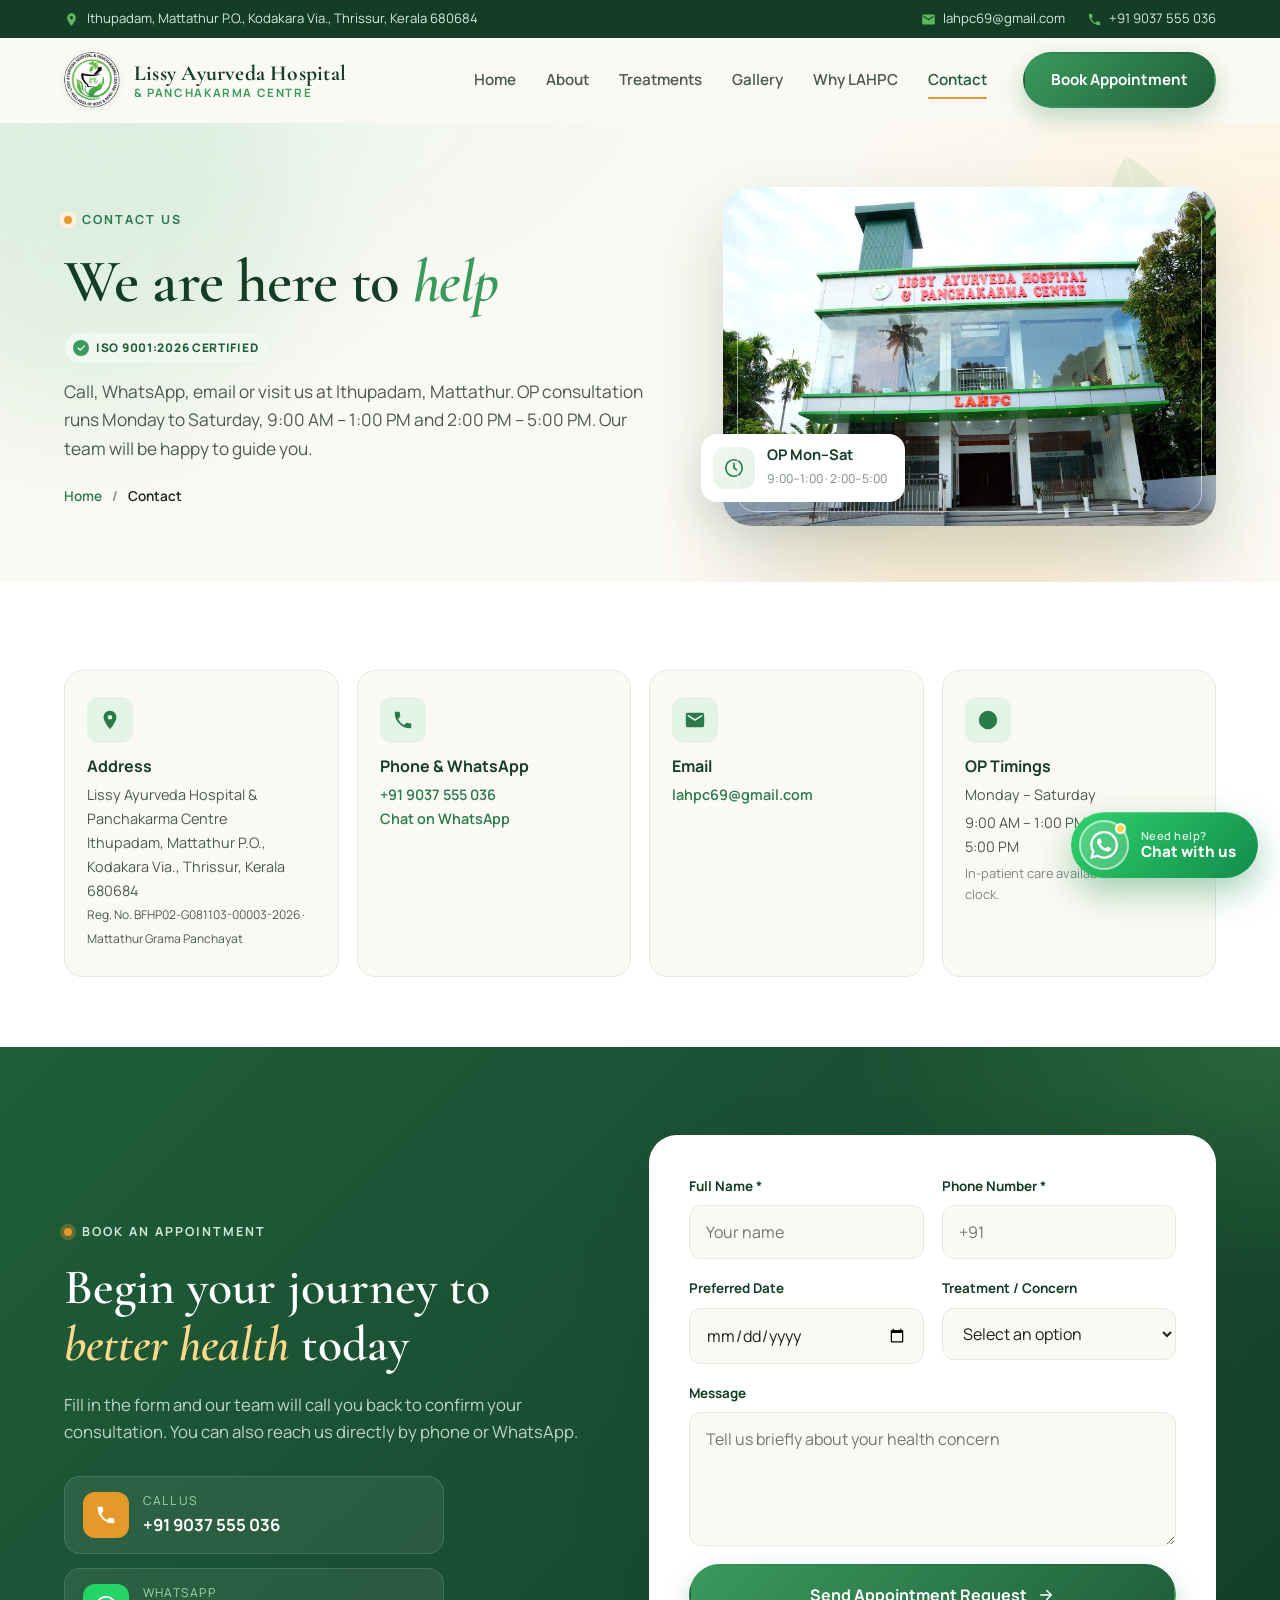
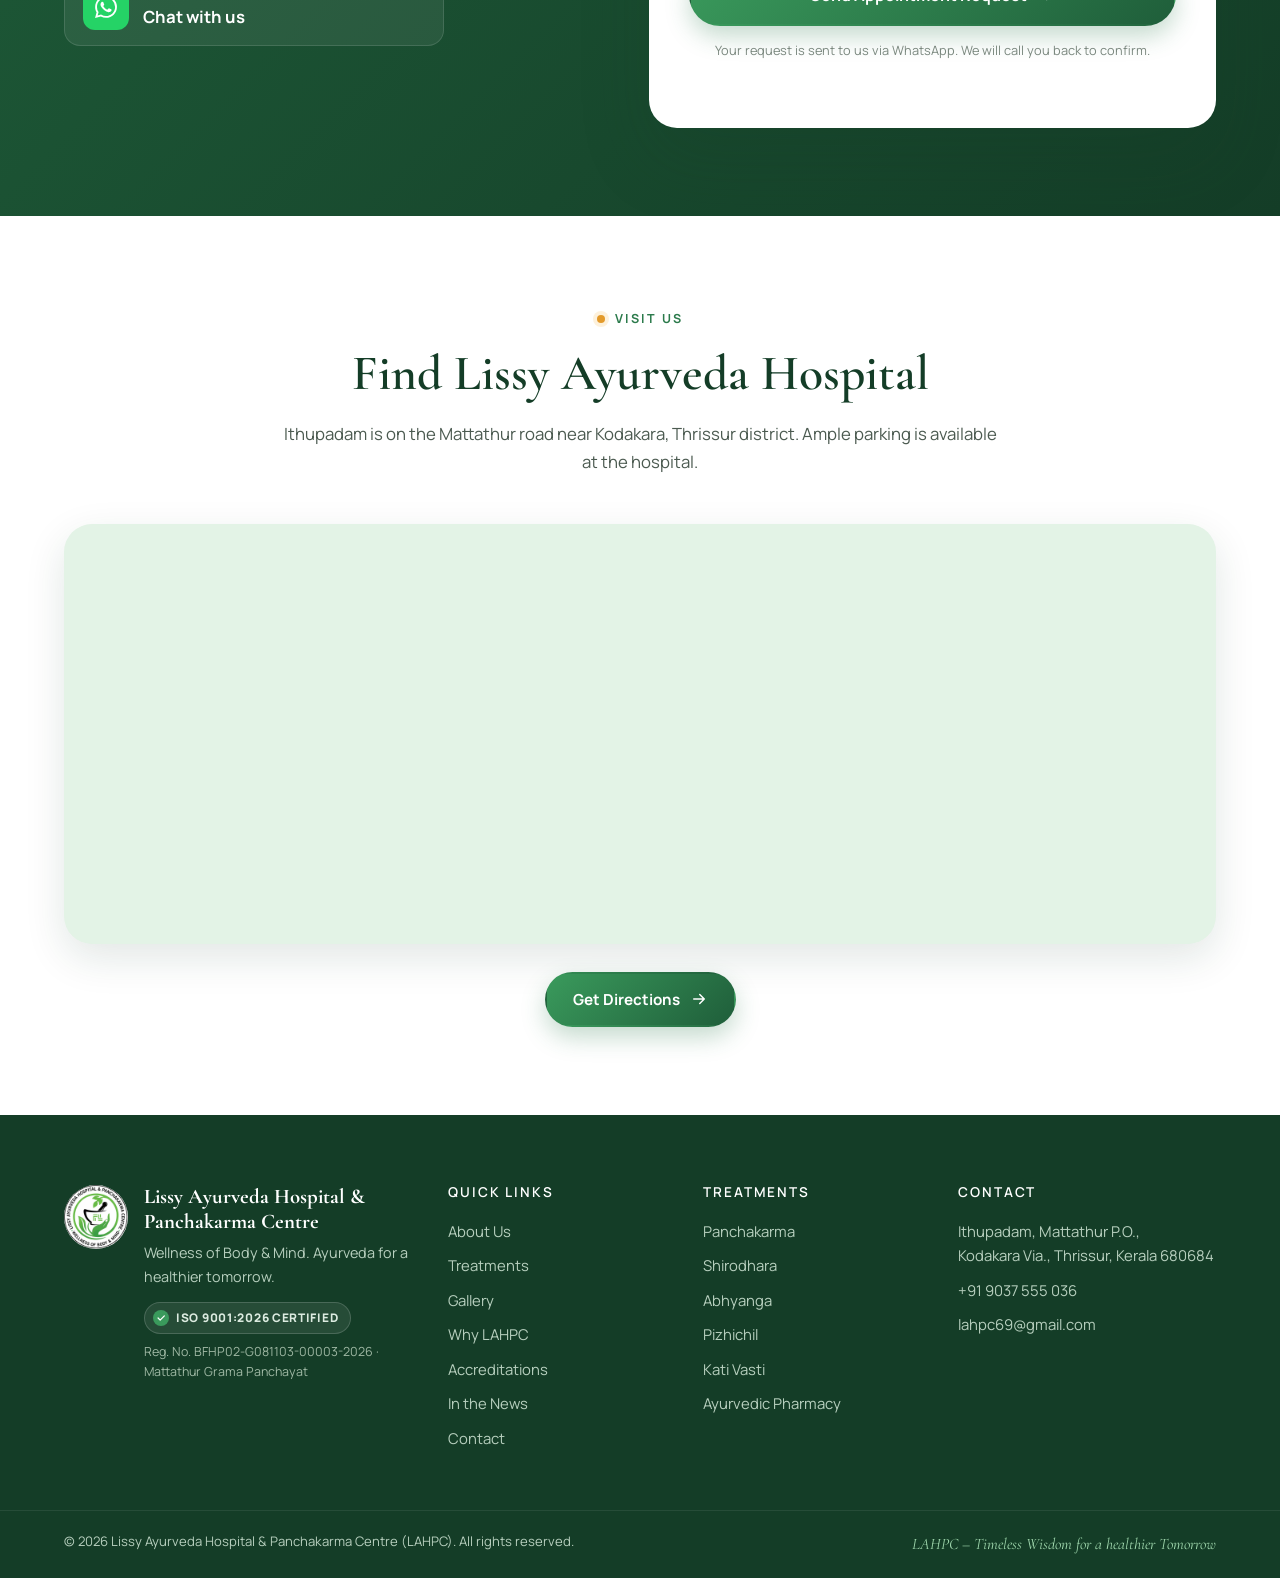
<file: contact.html>
<!DOCTYPE html>
<html lang="en">
<head>
  <meta charset="UTF-8" />
  <meta name="viewport" content="width=device-width, initial-scale=1.0" />
  <title>Contact | Lissy Ayurveda Hospital &amp; Panchakarma Centre (LAHPC)</title>
  <meta name="description" content="Contact Lissy Ayurveda Hospital & Panchakarma Centre, Ithupadam, Mattathur P.O., Kodakara, Thrissur 680684. OP Mon–Sat 9 AM–1 PM & 2 PM–5 PM. Call +91 9037 555 036 or book an appointment online." />
  <meta name="theme-color" content="#1f5e3a" />
  <link rel="icon" type="image/png" href="assets/images/favicon.png" />
  <meta property="og:title" content="Contact | LAHPC" />
  <meta property="og:description" content="Contact Lissy Ayurveda Hospital & Panchakarma Centre, Ithupadam, Mattathur P.O., Kodakara, Thrissur 680684. OP Mon–Sat 9 AM–1 PM & 2 PM–5 PM. Call +91 9037 555 036 or book an appointment online." />
  <meta property="og:image" content="assets/images/hospital-building.jpg" />
  <meta property="og:type" content="website" />
  <link rel="preconnect" href="https://fonts.googleapis.com" />
  <link rel="preconnect" href="https://fonts.gstatic.com" crossorigin />
  <link href="https://fonts.googleapis.com/css2?family=Cormorant+Garamond:ital,wght@0,500;0,600;0,700;1,500;1,600&family=Manrope:wght@400;500;600;700;800&display=swap" rel="stylesheet" />
  <link rel="stylesheet" href="css/style.css" />
</head>
<body class="page-contact">

  <!-- Icon sprite (outline icons, stroke = currentColor) -->
  <svg xmlns="http://www.w3.org/2000/svg" style="display:none" aria-hidden="true">
    <symbol id="i-leaf" viewBox="0 0 24 24"><path d="M4 20c0-9 5-15 16-16-1 11-7 16-16 16z"/><path d="M4 20l9-9"/></symbol>
    <symbol id="i-drop" viewBox="0 0 24 24"><path d="M12 3s6 6.5 6 11a6 6 0 0 1-12 0c0-4.5 6-11 6-11z"/></symbol>
    <symbol id="i-pour" viewBox="0 0 24 24"><path d="M6 9h12l-1.5 10h-9L6 9z"/><path d="M12 2v5M9 4l1 1.5M15 4l-1 1.5"/></symbol>
    <symbol id="i-spine" viewBox="0 0 24 24"><rect x="9" y="4" width="6" height="3" rx="1"/><rect x="9" y="9" width="6" height="3" rx="1"/><rect x="9" y="14" width="6" height="3" rx="1"/><path d="M12 17v4M12 2v2"/></symbol>
    <symbol id="i-mother" viewBox="0 0 24 24"><path d="M12 21s-7-4.5-7-10a4 4 0 0 1 7-2.6A4 4 0 0 1 19 11c0 5.5-7 10-7 10z"/><path d="M12 9v4M10 11h4"/></symbol>
    <symbol id="i-flower" viewBox="0 0 24 24"><circle cx="12" cy="12" r="2.2"/><ellipse cx="12" cy="6" rx="2.2" ry="3.2"/><ellipse cx="12" cy="18" rx="2.2" ry="3.2"/><ellipse cx="6" cy="12" rx="3.2" ry="2.2"/><ellipse cx="18" cy="12" rx="3.2" ry="2.2"/></symbol>
    <symbol id="i-eye" viewBox="0 0 24 24"><path d="M2 12s4-7 10-7 10 7 10 7-4 7-10 7S2 12 2 12z"/><circle cx="12" cy="12" r="3"/></symbol>
    <symbol id="i-head" viewBox="0 0 24 24"><path d="M9 21v-3.5a6.5 6.5 0 1 1 6 0V21"/><path d="M3 8h2M19 8h2M4.5 3.5L6 5M19.5 3.5L18 5"/></symbol>
    <symbol id="i-scales" viewBox="0 0 24 24"><path d="M12 3v18M7 21h10M5 7h14"/><path d="M5 7l-3 7a3 3 0 0 0 6 0L5 7zM19 7l-3 7a3 3 0 0 0 6 0l-3-7z"/></symbol>
    <symbol id="i-bolt" viewBox="0 0 24 24"><path d="M13 2L4 14h7l-1 8 9-12h-7l1-8z"/></symbol>
    <symbol id="i-lungs" viewBox="0 0 24 24"><path d="M12 3v9"/><path d="M10 12c0 5-2 8-5 8s-3-2-3-5 2-6 5-6h3M14 12c0 5 2 8 5 8s3-2 3-5-2-6-5-6h-3"/></symbol>
    <symbol id="i-lotus" viewBox="0 0 24 24"><path d="M12 20c-5 0-9-3-9-7 2 0 4 1 5 3 0-5 2-9 4-11 2 2 4 6 4 11 1-2 3-3 5-3 0 4-4 7-9 7z"/><path d="M3 20h18"/></symbol>
    <symbol id="i-cycle" viewBox="0 0 24 24"><path d="M21 12a9 9 0 0 1-15.5 6.3M3 12a9 9 0 0 1 15.5-6.3"/><path d="M17 3v4h4M7 21v-4H3"/></symbol>
    <symbol id="i-nose" viewBox="0 0 24 24"><path d="M13 3c-1 4-1 8 1 11a3 3 0 1 1-5 1"/><path d="M9.5 17.5a2.5 2.5 0 0 1 5 0"/></symbol>
    <symbol id="i-bath" viewBox="0 0 24 24"><path d="M3 12h18v3a5 5 0 0 1-5 5H8a5 5 0 0 1-5-5v-3z"/><path d="M5 12V6a2 2 0 0 1 4 0M7 20v2M17 20v2"/></symbol>
    <symbol id="i-grain" viewBox="0 0 24 24"><path d="M12 21V9"/><path d="M12 9c-3 0-5-2-5-5 3 0 5 2 5 5zM12 13c-3 0-5-2-5-5 3 0 5 2 5 5zM12 9c3 0 5-2 5-5-3 0-5 2-5 5zM12 13c3 0 5-2 5-5-3 0-5 2-5 5z"/></symbol>
    <symbol id="i-knee" viewBox="0 0 24 24"><path d="M7 3v7a3 3 0 0 0 3 3h4a3 3 0 0 1 3 3v5"/><path d="M5 3h4M15 21h4"/></symbol>
    <symbol id="i-neck" viewBox="0 0 24 24"><path d="M12 3a4 4 0 0 1 4 4v2a4 4 0 0 1-8 0V7a4 4 0 0 1 4-4z"/><path d="M10 13v3M14 13v3M4 21c0-3 3-5 8-5s8 2 8 5"/></symbol>
    <symbol id="i-lamp" viewBox="0 0 24 24"><path d="M4 13h16l-2 4H6l-2-4z"/><path d="M12 13V9"/><path d="M12 9c-2-1.5-2-4 0-6 2 2 2 4.5 0 6z"/><path d="M8 21h8M12 17v4"/></symbol>
    <symbol id="i-sprout" viewBox="0 0 24 24"><path d="M12 21v-9"/><path d="M12 12c-4 0-6-3-6-7 4 0 6 3 6 7zM12 12c0-3 2-6 6-6 0 4-2 6-6 6z"/></symbol>
    <symbol id="i-sparkle" viewBox="0 0 24 24"><path d="M12 3l2 6 6 2-6 2-2 6-2-6-6-2 6-2 2-6z"/><path d="M19 2l.7 2 2 .7-2 .7-.7 2-.7-2-2-.7 2-.7.7-2z"/></symbol>
    <symbol id="i-moon" viewBox="0 0 24 24"><path d="M20 14.5A8.5 8.5 0 1 1 9.5 4a7 7 0 0 0 10.5 10.5z"/></symbol>
    <symbol id="i-bed" viewBox="0 0 24 24"><path d="M3 18v-8a2 2 0 0 1 2-2h14a2 2 0 0 1 2 2v8"/><path d="M3 14h18M3 20v-2M21 20v-2"/><path d="M7 10V7a1 1 0 0 1 1-1h3v4"/></symbol>
    <symbol id="i-stethoscope" viewBox="0 0 24 24"><path d="M5 3v7a7 7 0 0 0 14 0V3"/><path d="M12 17v1a4 4 0 0 0 8 0v-3"/><circle cx="20" cy="12" r="2"/></symbol>
    <symbol id="i-bottle" viewBox="0 0 24 24"><path d="M9 3h6M10 3v4l-3 3v10a1 1 0 0 0 1 1h8a1 1 0 0 0 1-1V10l-3-3V3"/><path d="M7 14h10"/></symbol>
    <symbol id="i-bowl" viewBox="0 0 24 24"><path d="M3 11h18a9 9 0 0 1-18 0z"/><path d="M8 7c0-1.5 1-2 1-3M12 7c0-1.5 1-2 1-3M16 7c0-1.5 1-2 1-3M7 20h10"/></symbol>
    <symbol id="i-hospital" viewBox="0 0 24 24"><path d="M3 21V8l9-5 9 5v13M3 21h18"/><path d="M12 10v6M9 13h6M9 21v-4h6v4"/></symbol>
    <symbol id="i-scroll" viewBox="0 0 24 24"><path d="M6 3h12a2 2 0 0 1 2 2v12a2 2 0 0 1-2 2H8"/><path d="M6 3a2 2 0 0 0-2 2v2h4V5a2 2 0 0 0-2-2z"/><path d="M8 21a2 2 0 0 1-2-2V7M10 9h6M10 13h6"/></symbol>
    <symbol id="i-newspaper" viewBox="0 0 24 24"><path d="M4 5h16v14a2 2 0 0 1-2 2H4V5z"/><path d="M4 21a2 2 0 0 1-2-2V9h2"/><rect x="8" y="9" width="5" height="4"/><path d="M15 9h2M15 13h2M8 17h9"/></symbol>
    <symbol id="i-target" viewBox="0 0 24 24"><circle cx="12" cy="12" r="9"/><circle cx="12" cy="12" r="5"/><circle cx="12" cy="12" r="1.5"/></symbol>
    <symbol id="i-sunrise" viewBox="0 0 24 24"><path d="M12 3v3M5 7l1.5 1.5M19 7l-1.5 1.5M3 15h18M6 15a6 6 0 0 1 12 0M5 19h14"/></symbol>
    <symbol id="i-handshake" viewBox="0 0 24 24"><path d="M3 12l4-4h4l3 3-3 3-3-3"/><path d="M21 12l-4-4h-3"/><path d="M3 12v5l4 3 4-2M21 12v5l-4 3-3-2"/><path d="M13 11l3 3M10 14l3 3"/></symbol>
    <symbol id="i-wind" viewBox="0 0 24 24"><path d="M3 8h11a3 3 0 1 0-3-3M3 12h16a3 3 0 1 1-3 3M3 16h9a2 2 0 1 1-2 2"/></symbol>
    <symbol id="i-fire" viewBox="0 0 24 24"><path d="M12 22c-4 0-7-3-7-7 0-3 2-5 3-7 0 2 1 3 2 3 0-4 2-7 4-8 0 3 1 5 3 7 2 1.5 2 3.5 2 5 0 4-3 7-7 7z"/><path d="M12 22a3 3 0 0 1-3-3c0-2 3-4 3-4s3 2 3 4a3 3 0 0 1-3 3z"/></symbol>
    <symbol id="i-mic" viewBox="0 0 24 24"><rect x="9" y="3" width="6" height="12" rx="3"/><path d="M6 11a6 6 0 0 0 12 0M12 17v4M9 21h6"/></symbol>
    <symbol id="i-landmark" viewBox="0 0 24 24"><path d="M3 21h18M5 18h14M6 18v-8M10 18v-8M14 18v-8M18 18v-8"/><path d="M3 10l9-6 9 6H3z"/></symbol>
    <symbol id="i-cross" viewBox="0 0 24 24"><path d="M12 3v18M6 9h12"/></symbol>
    <symbol id="i-clock" viewBox="0 0 24 24"><circle cx="12" cy="12" r="9"/><path d="M12 7v5l3 2"/></symbol>
    <symbol id="i-camera" viewBox="0 0 24 24"><path d="M4 8h3l2-3h6l2 3h3v11H4V8z"/><circle cx="12" cy="13" r="3.5"/></symbol>
  </svg>

  <!-- ========== TOP BAR ========== -->
  <div class="topbar">
    <div class="container topbar__inner">
      <span class="topbar__item">
        <svg viewBox="0 0 24 24" aria-hidden="true"><path d="M12 2C8.1 2 5 5.1 5 9c0 5.2 7 13 7 13s7-7.8 7-13c0-3.9-3.1-7-7-7zm0 9.5a2.5 2.5 0 110-5 2.5 2.5 0 010 5z"/></svg>
        Ithupadam, Mattathur P.O., Kodakara Via., Thrissur, Kerala 680684
      </span>
      <span class="topbar__item topbar__item--right">
        <a href="mailto:lahpc69@gmail.com">
          <svg viewBox="0 0 24 24" aria-hidden="true"><path d="M20 4H4a2 2 0 00-2 2v12a2 2 0 002 2h16a2 2 0 002-2V6a2 2 0 00-2-2zm0 4l-8 5-8-5V6l8 5 8-5v2z"/></svg>
          lahpc69@gmail.com
        </a>
        <a href="tel:+919037555036">
          <svg viewBox="0 0 24 24" aria-hidden="true"><path d="M6.6 10.8a15.1 15.1 0 006.6 6.6l2.2-2.2a1 1 0 011-.25c1.1.37 2.3.57 3.6.57a1 1 0 011 1V20a1 1 0 01-1 1A17 17 0 013 4a1 1 0 011-1h3.5a1 1 0 011 1c0 1.25.2 2.45.57 3.57a1 1 0 01-.25 1L6.6 10.8z"/></svg>
          +91 9037 555 036
        </a>
      </span>
    </div>
  </div>

  <!-- ========== HEADER / NAV ========== -->
  <header class="header" id="header">
    <div class="container header__inner">
      <a href="index.html" class="brand" aria-label="Lissy Ayurveda Hospital & Panchakarma Centre home">
        <img src="assets/images/logo.png" alt="LAHPC logo" class="brand__logo" width="56" height="56" />
        <span class="brand__text">
          <span class="brand__name">Lissy Ayurveda Hospital</span>
          <span class="brand__sub">&amp; Panchakarma Centre</span>
        </span>
      </a>

      <div class="nav-backdrop" id="navBackdrop" aria-hidden="true"></div>
      <nav class="nav" id="nav" aria-label="Primary">
        <div class="nav__brand">
          <img src="assets/images/logo.png" alt="" width="48" height="48" />
          <div>
            <strong>LAHPC</strong>
            <span>Wellness of Body &amp; Mind</span>
          </div>
        </div>

        <div class="nav__links">
          <a href="index.html" class="nav__link">
            <svg class="nav__icon" viewBox="0 0 24 24" aria-hidden="true"><path d="M3 10l9-7 9 7v10a1 1 0 01-1 1h-5v-6H9v6H4a1 1 0 01-1-1V10z"/></svg>
            <span>Home</span>
          </a>
          <a href="about.html" class="nav__link">
            <svg class="nav__icon" viewBox="0 0 24 24" aria-hidden="true"><path d="M12 2a10 10 0 100 20 10 10 0 000-20zm1 15h-2v-6h2v6zm0-8h-2V7h2v2z"/></svg>
            <span>About</span>
          </a>
          <a href="treatments.html" class="nav__link">
            <svg class="nav__icon" viewBox="0 0 24 24" aria-hidden="true"><path d="M20 4c-8 0-14 5-15 13l-2 3h2l1.5-2.3C14 18 20 12 20 4zM7 15c2-5 6-8 11-9-1 5-4 9-11 9z"/></svg>
            <span>Treatments</span>
          </a>
          <a href="gallery.html" class="nav__link">
            <svg class="nav__icon" viewBox="0 0 24 24" aria-hidden="true"><path d="M21 19V5a2 2 0 00-2-2H5a2 2 0 00-2 2v14a2 2 0 002 2h14a2 2 0 002-2zM8.5 13.5l2.5 3 3.5-4.5 4.5 6H5l3.5-4.5z"/></svg>
            <span>Gallery</span>
          </a>
          <a href="why-lahpc.html" class="nav__link">
            <svg class="nav__icon" viewBox="0 0 24 24" aria-hidden="true"><path d="M12 2l2.4 6.3L21 9l-5 4.2 1.6 6.8L12 16.4 6.4 20l1.6-6.8L3 9l6.6-.7z"/></svg>
            <span>Why LAHPC</span>
          </a>
          <a href="contact.html" class="nav__link is-active">
            <svg class="nav__icon" viewBox="0 0 24 24" aria-hidden="true"><path d="M12 2C8.1 2 5 5.1 5 9c0 5.2 7 13 7 13s7-7.8 7-13c0-3.9-3.1-7-7-7zm0 9.5a2.5 2.5 0 110-5 2.5 2.5 0 010 5z"/></svg>
            <span>Contact</span>
          </a>
        </div>

        <a href="contact.html#appointment" class="btn btn--primary nav__cta">
          Book Appointment
          <svg viewBox="0 0 24 24" aria-hidden="true"><path d="M5 12h14M13 6l6 6-6 6" fill="none" stroke="currentColor" stroke-width="2" stroke-linecap="round" stroke-linejoin="round"/></svg>
        </a>

        <div class="nav__contact">
          <a href="tel:+919037555036" class="nav__contact-item">
            <span class="nav__contact-icon">
              <svg viewBox="0 0 24 24" aria-hidden="true"><path d="M6.6 10.8a15.1 15.1 0 006.6 6.6l2.2-2.2a1 1 0 011-.25c1.1.37 2.3.57 3.6.57a1 1 0 011 1V20a1 1 0 01-1 1A17 17 0 013 4a1 1 0 011-1h3.5a1 1 0 011 1c0 1.25.2 2.45.57 3.57a1 1 0 01-.25 1L6.6 10.8z"/></svg>
            </span>
            <span><small>Call us</small>+91 9037 555 036</span>
          </a>
          <a href="https://wa.me/919037555036?text=Hello%20LAHPC%2C%20I%20would%20like%20to%20book%20an%20appointment." target="_blank" rel="noopener" class="nav__contact-item">
            <span class="nav__contact-icon nav__contact-icon--wa">
              <svg viewBox="0 0 24 24" aria-hidden="true"><path d="M17.472 14.382c-.297-.149-1.758-.867-2.03-.967-.273-.099-.471-.148-.67.15-.197.297-.767.966-.94 1.164-.173.199-.347.223-.644.075-.297-.15-1.255-.463-2.39-1.475-.883-.788-1.48-1.761-1.653-2.059-.173-.297-.018-.458.13-.606.134-.133.298-.347.446-.52.149-.174.198-.298.298-.497.099-.198.05-.371-.025-.52-.075-.149-.669-1.612-.916-2.207-.242-.579-.487-.5-.669-.51-.173-.008-.371-.01-.57-.01-.198 0-.52.074-.792.372-.272.297-1.04 1.016-1.04 2.479 0 1.462 1.065 2.875 1.213 3.074.149.198 2.096 3.2 5.077 4.487.709.306 1.262.489 1.694.625.712.227 1.36.195 1.871.118.571-.085 1.758-.719 2.006-1.413.248-.694.248-1.289.173-1.413-.074-.124-.272-.198-.57-.347m-5.421 7.403h-.004a9.87 9.87 0 01-5.031-1.378l-.361-.214-3.741.982.998-3.648-.235-.374a9.86 9.86 0 01-1.51-5.26c.001-5.45 4.436-9.884 9.888-9.884 2.64 0 5.122 1.03 6.988 2.898a9.825 9.825 0 012.893 6.994c-.003 5.45-4.437 9.885-9.885 9.885m8.413-18.297A11.815 11.815 0 0012.05 0C5.495 0 .16 5.335.157 11.892c0 2.096.547 4.142 1.588 5.945L.057 24l6.305-1.654a11.882 11.882 0 005.683 1.448h.005c6.554 0 11.89-5.335 11.893-11.893a11.821 11.821 0 00-3.48-8.413Z"/></svg>
            </span>
            <span><small>WhatsApp</small>Chat with us</span>
          </a>
          <p class="nav__address">Ithupadam, Mattathur P.O., Kodakara Via., Thrissur 680684</p>
        </div>
      </nav>

      <button class="nav-toggle" id="navToggle" aria-label="Open menu" aria-expanded="false" aria-controls="nav">
        <span></span><span></span><span></span>
      </button>
    </div>
  </header>

  <main>
    <!-- ========== PAGE BANNER ========== -->
    <section class="banner">
      <div class="banner__bg" aria-hidden="true">
        <span class="hero__orb hero__orb--1"></span>
        <span class="hero__orb hero__orb--2"></span>
        <svg class="hero__leaf hero__leaf--r" viewBox="0 0 200 200"><path d="M20 180C20 80 80 20 180 20c0 100-60 160-160 160z" fill="currentColor"/><path d="M20 180L180 20" stroke="#fff" stroke-opacity=".35" stroke-width="4"/></svg>
      </div>
      <div class="container banner__inner">
        <div class="banner__content reveal">
        <span class="eyebrow"><span class="eyebrow__dot"></span>Contact Us</span>
        <h1 class="banner__title">We are here to <em>help</em></h1>
        <div class="banner__pills"><span class="badge-iso">ISO 9001:2026 Certified</span></div>
        <p class="banner__lead">Call, WhatsApp, email or visit us at Ithupadam, Mattathur. OP consultation runs Monday to Saturday, 9:00 AM – 1:00 PM and 2:00 PM – 5:00 PM. Our team will be happy to guide you.</p>
        <nav class="crumbs" aria-label="Breadcrumb">
          <a href="index.html">Home</a><span>/</span><span aria-current="page">Contact</span>
        </nav>
        </div>
        <div class="banner__visual reveal reveal--delay">
          <div class="banner__frame"><img src="assets/images/hospital-building.jpg" alt="Lissy Ayurveda Hospital & Panchakarma Centre building" /></div>
          <div class="banner__chip">
            <span class="banner__chip-icon"><svg class="icon" aria-hidden="true"><use href="#i-clock"/></svg></span>
            <div><strong>OP Mon–Sat</strong><span>9:00–1:00 · 2:00–5:00</span></div>
          </div>
        </div>
      </div>
    </section>

    <!-- ========== CONTACT CARDS ========== -->
    <section class="section contact contact--page">
      <div class="container">
        <div class="contact__cards contact__cards--row reveal">
          <div class="contact__card">
            <div class="contact__icon"><svg viewBox="0 0 24 24"><path d="M12 2C8.1 2 5 5.1 5 9c0 5.2 7 13 7 13s7-7.8 7-13c0-3.9-3.1-7-7-7zm0 9.5a2.5 2.5 0 110-5 2.5 2.5 0 010 5z"/></svg></div>
            <h3>Address</h3>
            <p>Lissy Ayurveda Hospital &amp; Panchakarma Centre<br />Ithupadam, Mattathur P.O.,<br />Kodakara Via., Thrissur, Kerala 680684<br /><small>Reg. No. BFHP02-G081103-00003-2026 · Mattathur Grama Panchayat</small></p>
          </div>
          <div class="contact__card">
            <div class="contact__icon"><svg viewBox="0 0 24 24"><path d="M6.6 10.8a15.1 15.1 0 006.6 6.6l2.2-2.2a1 1 0 011-.25c1.1.37 2.3.57 3.6.57a1 1 0 011 1V20a1 1 0 01-1 1A17 17 0 013 4a1 1 0 011-1h3.5a1 1 0 011 1c0 1.25.2 2.45.57 3.57a1 1 0 01-.25 1L6.6 10.8z"/></svg></div>
            <h3>Phone &amp; WhatsApp</h3>
            <p><a href="tel:+919037555036">+91 9037 555 036</a><br /><a href="https://wa.me/919037555036" target="_blank" rel="noopener">Chat on WhatsApp</a></p>
          </div>
          <div class="contact__card">
            <div class="contact__icon"><svg viewBox="0 0 24 24"><path d="M20 4H4a2 2 0 00-2 2v12a2 2 0 002 2h16a2 2 0 002-2V6a2 2 0 00-2-2zm0 4l-8 5-8-5V6l8 5 8-5v2z"/></svg></div>
            <h3>Email</h3>
            <p><a href="mailto:lahpc69@gmail.com">lahpc69@gmail.com</a></p>
          </div>
          <div class="contact__card">
            <div class="contact__icon"><svg viewBox="0 0 24 24"><path d="M12 2a10 10 0 100 20 10 10 0 000-20zm1 10.4V7h-2v6l5 3 1-1.7-4-2.4z"/></svg></div>
            <h3>OP Timings</h3>
            <p class="hours"><span>Monday – Saturday</span><span>9:00 AM – 1:00 PM &amp; 2:00 PM – 5:00 PM</span><small>In-patient care available round the clock.</small></p>
          </div>
        </div>
      </div>
    </section>

    <!-- ========== APPOINTMENT ========== -->
    <section class="section appointment" id="appointment">
      <div class="container appointment__inner">
        <div class="appointment__content reveal">
          <span class="eyebrow eyebrow--light"><span class="eyebrow__dot"></span>Book an Appointment</span>
          <h2 class="section__title section__title--light">Begin your journey to <em>better health</em> today</h2>
          <p>Fill in the form and our team will call you back to confirm your consultation. You can also reach us directly by phone or WhatsApp.</p>
          <div class="appointment__contacts">
            <a href="tel:+919037555036" class="appointment__contact">
              <span class="appointment__contact-icon"><svg viewBox="0 0 24 24"><path d="M6.6 10.8a15.1 15.1 0 006.6 6.6l2.2-2.2a1 1 0 011-.25c1.1.37 2.3.57 3.6.57a1 1 0 011 1V20a1 1 0 01-1 1A17 17 0 013 4a1 1 0 011-1h3.5a1 1 0 011 1c0 1.25.2 2.45.57 3.57a1 1 0 01-.25 1L6.6 10.8z"/></svg></span>
              <span><small>Call us</small><strong>+91 9037 555 036</strong></span>
            </a>
            <a href="https://wa.me/919037555036?text=Hello%20LAHPC%2C%20I%20would%20like%20to%20book%20an%20appointment." target="_blank" rel="noopener" class="appointment__contact">
              <span class="appointment__contact-icon appointment__contact-icon--wa"><svg viewBox="0 0 24 24"><path d="M17.472 14.382c-.297-.149-1.758-.867-2.03-.967-.273-.099-.471-.148-.67.15-.197.297-.767.966-.94 1.164-.173.199-.347.223-.644.075-.297-.15-1.255-.463-2.39-1.475-.883-.788-1.48-1.761-1.653-2.059-.173-.297-.018-.458.13-.606.134-.133.298-.347.446-.52.149-.174.198-.298.298-.497.099-.198.05-.371-.025-.52-.075-.149-.669-1.612-.916-2.207-.242-.579-.487-.5-.669-.51-.173-.008-.371-.01-.57-.01-.198 0-.52.074-.792.372-.272.297-1.04 1.016-1.04 2.479 0 1.462 1.065 2.875 1.213 3.074.149.198 2.096 3.2 5.077 4.487.709.306 1.262.489 1.694.625.712.227 1.36.195 1.871.118.571-.085 1.758-.719 2.006-1.413.248-.694.248-1.289.173-1.413-.074-.124-.272-.198-.57-.347m-5.421 7.403h-.004a9.87 9.87 0 01-5.031-1.378l-.361-.214-3.741.982.998-3.648-.235-.374a9.86 9.86 0 01-1.51-5.26c.001-5.45 4.436-9.884 9.888-9.884 2.64 0 5.122 1.03 6.988 2.898a9.825 9.825 0 012.893 6.994c-.003 5.45-4.437 9.885-9.885 9.885m8.413-18.297A11.815 11.815 0 0012.05 0C5.495 0 .16 5.335.157 11.892c0 2.096.547 4.142 1.588 5.945L.057 24l6.305-1.654a11.882 11.882 0 005.683 1.448h.005c6.554 0 11.89-5.335 11.893-11.893a11.821 11.821 0 00-3.48-8.413Z"/></svg></span>
              <span><small>WhatsApp</small><strong>Chat with us</strong></span>
            </a>
          </div>
        </div>

        <form class="form reveal reveal--delay" id="appointmentForm" novalidate>
          <div class="form__row">
            <label class="form__field"><span>Full Name *</span><input type="text" name="name" placeholder="Your name" required /></label>
            <label class="form__field"><span>Phone Number *</span><input type="tel" name="phone" placeholder="+91" required pattern="[0-9+\s-]{10,15}" /></label>
          </div>
          <div class="form__row">
            <label class="form__field"><span>Preferred Date</span><input type="date" name="date" /></label>
            <label class="form__field">
              <span>Treatment / Concern</span>
              <select name="treatment">
                <option value="">Select an option</option>
                <option>General Consultation</option>
                <option>Panchakarma</option>
                <option>Joint, Back Pain &amp; Arthritis</option>
                <option>Women's Health / PCOS / Infertility</option>
                <option>Pre- &amp; Post-natal Care</option>
                <option>Eye Care</option>
                <option>Migraine, Insomnia &amp; Hair Fall</option>
                <option>Diabetes, Obesity &amp; Lifestyle Disorders</option>
                <option>Digestive Disorders</option>
                <option>Skin &amp; Respiratory Disorders</option>
                <option>Paralysis Rehabilitation</option>
                <option>Rejuvenation / Wellness</option>
                <option>In-patient Admission</option>
                <option>Other</option>
              </select>
            </label>
          </div>
          <label class="form__field"><span>Message</span><textarea name="message" rows="4" placeholder="Tell us briefly about your health concern"></textarea></label>
          <button type="submit" class="btn btn--primary btn--lg btn--block">Send Appointment Request <svg viewBox="0 0 24 24" aria-hidden="true"><path d="M5 12h14M13 6l6 6-6 6" fill="none" stroke="currentColor" stroke-width="2" stroke-linecap="round" stroke-linejoin="round"/></svg></button>
          <p class="form__note">Your request is sent to us via WhatsApp. We will call you back to confirm.</p>
          <p class="form__status" id="formStatus" role="status" aria-live="polite"></p>
        </form>
      </div>
    </section>

    <!-- ========== MAP ========== -->
    <section class="section contact">
      <div class="container">
        <div class="section__head reveal">
          <span class="eyebrow eyebrow--center"><span class="eyebrow__dot"></span>Visit Us</span>
          <h2 class="section__title">Find Lissy Ayurveda Hospital</h2>
          <p class="section__lead">Ithupadam is on the Mattathur road near Kodakara, Thrissur district. Ample parking is available at the hospital.</p>
        </div>
        <div class="contact__map contact__map--wide reveal">
          <iframe
            title="Map to Lissy Ayurveda Hospital & Panchakarma Centre, Mattathur, Thrissur"
            src="https://www.google.com/maps?q=Lissy+Ayurveda+Hospital+Mattathur+Kodakara+Thrissur&output=embed"
            loading="lazy" referrerpolicy="no-referrer-when-downgrade" allowfullscreen></iframe>
        </div>
        <div class="contact__directions reveal">
          <a href="https://www.google.com/maps/dir/?api=1&destination=Lissy+Ayurveda+Hospital+Mattathur+Kodakara+Thrissur" target="_blank" rel="noopener" class="btn btn--primary">Get Directions <svg viewBox="0 0 24 24" aria-hidden="true"><path d="M5 12h14M13 6l6 6-6 6" fill="none" stroke="currentColor" stroke-width="2" stroke-linecap="round" stroke-linejoin="round"/></svg></a>
        </div>
      </div>
    </section>

  </main>

  <!-- ========== FOOTER ========== -->
  <footer class="footer">
    <div class="container footer__inner">
      <div class="footer__brand">
        <img src="assets/images/logo.png" alt="LAHPC logo" width="64" height="64" />
        <div>
          <strong>Lissy Ayurveda Hospital &amp; Panchakarma Centre</strong>
          <p>Wellness of Body &amp; Mind. Ayurveda for a healthier tomorrow.</p>
          <p class="footer__cert"><span class="badge-iso badge-iso--light">ISO 9001:2026 Certified</span><small>Reg. No. BFHP02-G081103-00003-2026 · Mattathur Grama Panchayat</small></p>
        </div>
      </div>

      <div class="footer__col">
        <h4>Quick Links</h4>
        <a href="about.html">About Us</a>
        <a href="treatments.html">Treatments</a>
        <a href="gallery.html">Gallery</a>
        <a href="why-lahpc.html">Why LAHPC</a>
        <a href="about.html#accreditations">Accreditations</a>
        <a href="about.html#press">In the News</a>
        <a href="contact.html">Contact</a>
      </div>

      <div class="footer__col">
        <h4>Treatments</h4>
        <a href="treatments.html#panchakarma">Panchakarma</a>
        <a href="treatments.html#kerala">Shirodhara</a>
        <a href="treatments.html#kerala">Abhyanga</a>
        <a href="treatments.html#kerala">Pizhichil</a>
        <a href="treatments.html#kerala">Kati Vasti</a>
        <a href="index.html#pharmacy">Ayurvedic Pharmacy</a>
      </div>

      <div class="footer__col">
        <h4>Contact</h4>
        <p>Ithupadam, Mattathur P.O.,<br />Kodakara Via., Thrissur, Kerala 680684</p>
        <a href="tel:+919037555036">+91 9037 555 036</a>
        <a href="mailto:lahpc69@gmail.com">lahpc69@gmail.com</a>
      </div>
    </div>
    <div class="footer__bottom">
      <div class="container">
        <p>© <span id="year"></span> Lissy Ayurveda Hospital &amp; Panchakarma Centre (LAHPC). All rights reserved.</p>
        <p class="footer__tag">LAHPC – Timeless Wisdom for a healthier Tomorrow</p>
      </div>
    </div>
  </footer>

  <!-- Floating WhatsApp -->
  <a href="https://wa.me/919037555036?text=Hello%20LAHPC%2C%20I%20would%20like%20to%20know%20more%20about%20your%20treatments." class="wa-float" target="_blank" rel="noopener" aria-label="Chat with us on WhatsApp">
    <span class="wa-float__icon">
      <svg viewBox="0 0 24 24" aria-hidden="true"><path d="M17.472 14.382c-.297-.149-1.758-.867-2.03-.967-.273-.099-.471-.148-.67.15-.197.297-.767.966-.94 1.164-.173.199-.347.223-.644.075-.297-.15-1.255-.463-2.39-1.475-.883-.788-1.48-1.761-1.653-2.059-.173-.297-.018-.458.13-.606.134-.133.298-.347.446-.52.149-.174.198-.298.298-.497.099-.198.05-.371-.025-.52-.075-.149-.669-1.612-.916-2.207-.242-.579-.487-.5-.669-.51-.173-.008-.371-.01-.57-.01-.198 0-.52.074-.792.372-.272.297-1.04 1.016-1.04 2.479 0 1.462 1.065 2.875 1.213 3.074.149.198 2.096 3.2 5.077 4.487.709.306 1.262.489 1.694.625.712.227 1.36.195 1.871.118.571-.085 1.758-.719 2.006-1.413.248-.694.248-1.289.173-1.413-.074-.124-.272-.198-.57-.347m-5.421 7.403h-.004a9.87 9.87 0 01-5.031-1.378l-.361-.214-3.741.982.998-3.648-.235-.374a9.86 9.86 0 01-1.51-5.26c.001-5.45 4.436-9.884 9.888-9.884 2.64 0 5.122 1.03 6.988 2.898a9.825 9.825 0 012.893 6.994c-.003 5.45-4.437 9.885-9.885 9.885m8.413-18.297A11.815 11.815 0 0012.05 0C5.495 0 .16 5.335.157 11.892c0 2.096.547 4.142 1.588 5.945L.057 24l6.305-1.654a11.882 11.882 0 005.683 1.448h.005c6.554 0 11.89-5.335 11.893-11.893a11.821 11.821 0 00-3.48-8.413Z"/></svg>
      <span class="wa-float__dot"></span>
    </span>
    <span class="wa-float__text">
      <small>Need help?</small>
      <strong>Chat with us</strong>
    </span>
  </a>

  <!-- Back to top -->
  <button class="to-top" id="toTop" aria-label="Back to top">
    <svg viewBox="0 0 24 24"><path d="M12 19V5M5 12l7-7 7 7" fill="none" stroke="currentColor" stroke-width="2.2" stroke-linecap="round" stroke-linejoin="round"/></svg>
  </button>

  <script src="js/main.js"></script>
</body>
</html>
</file>
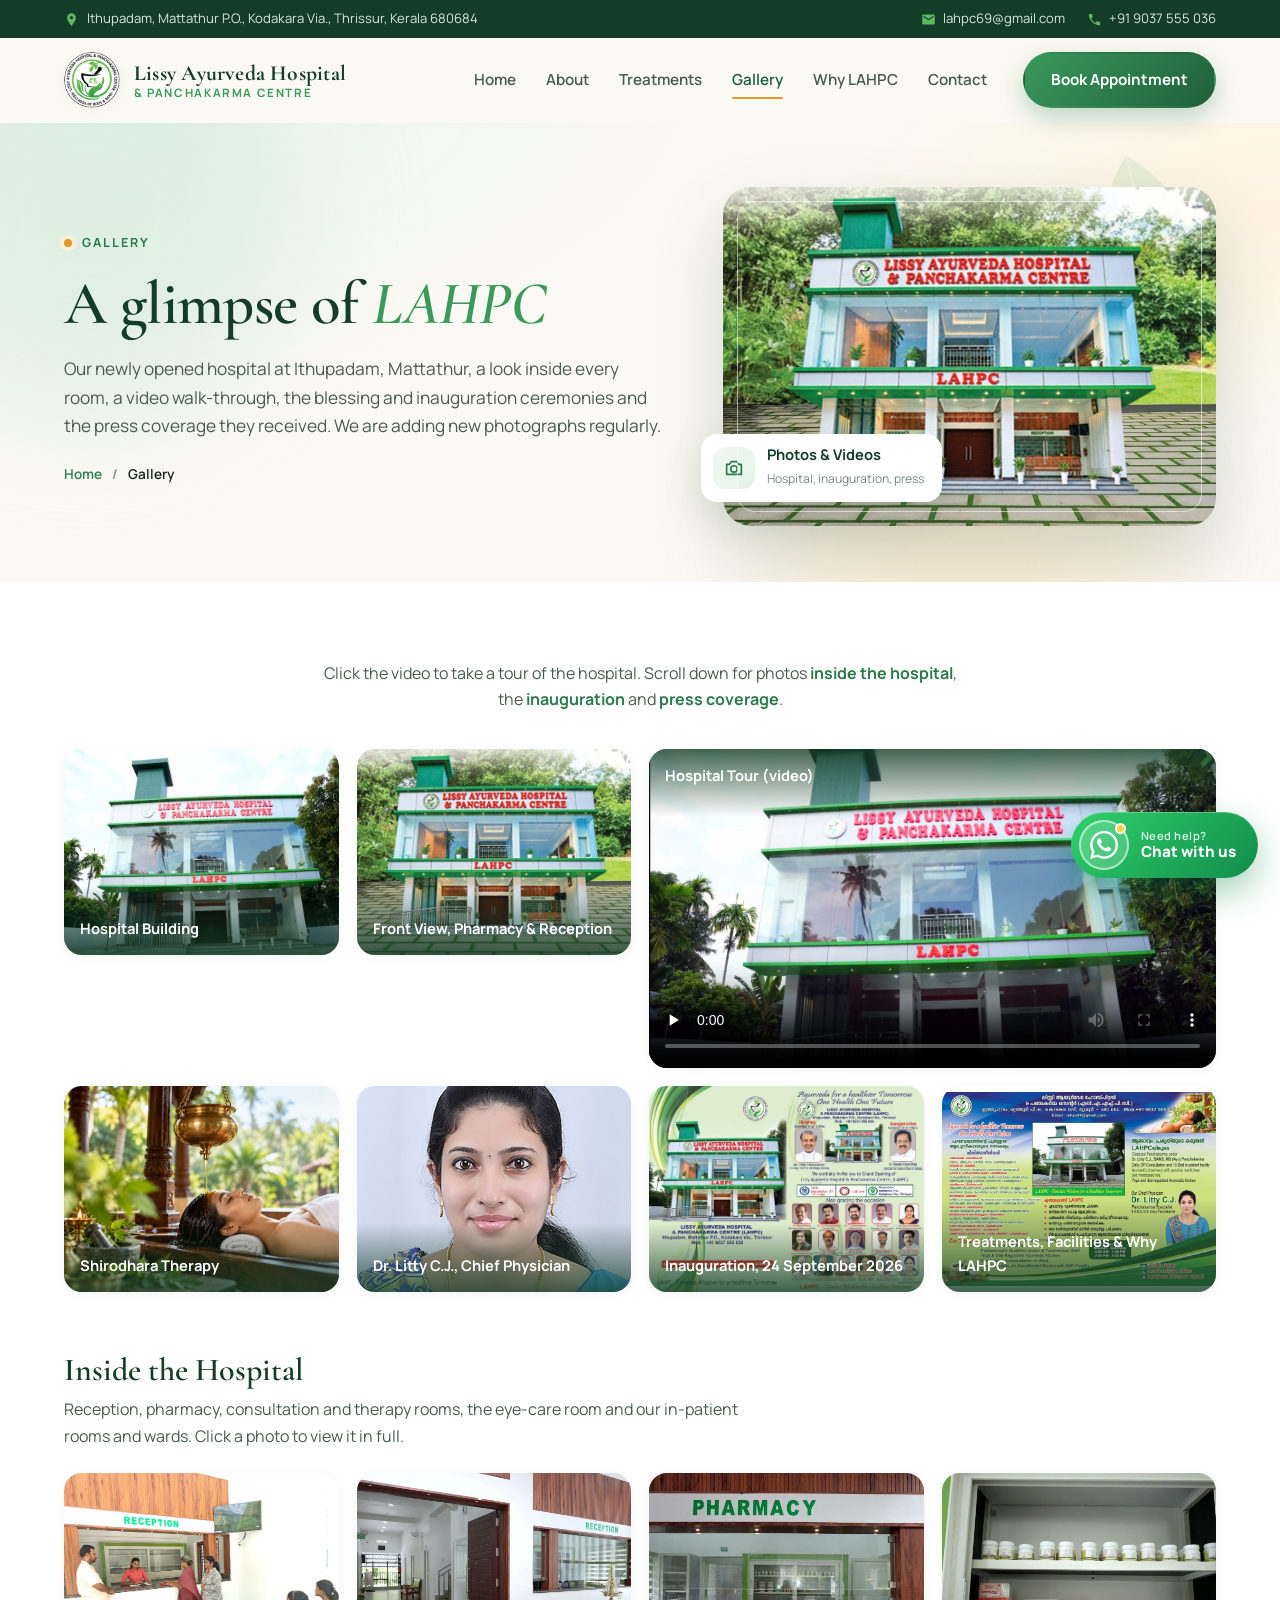
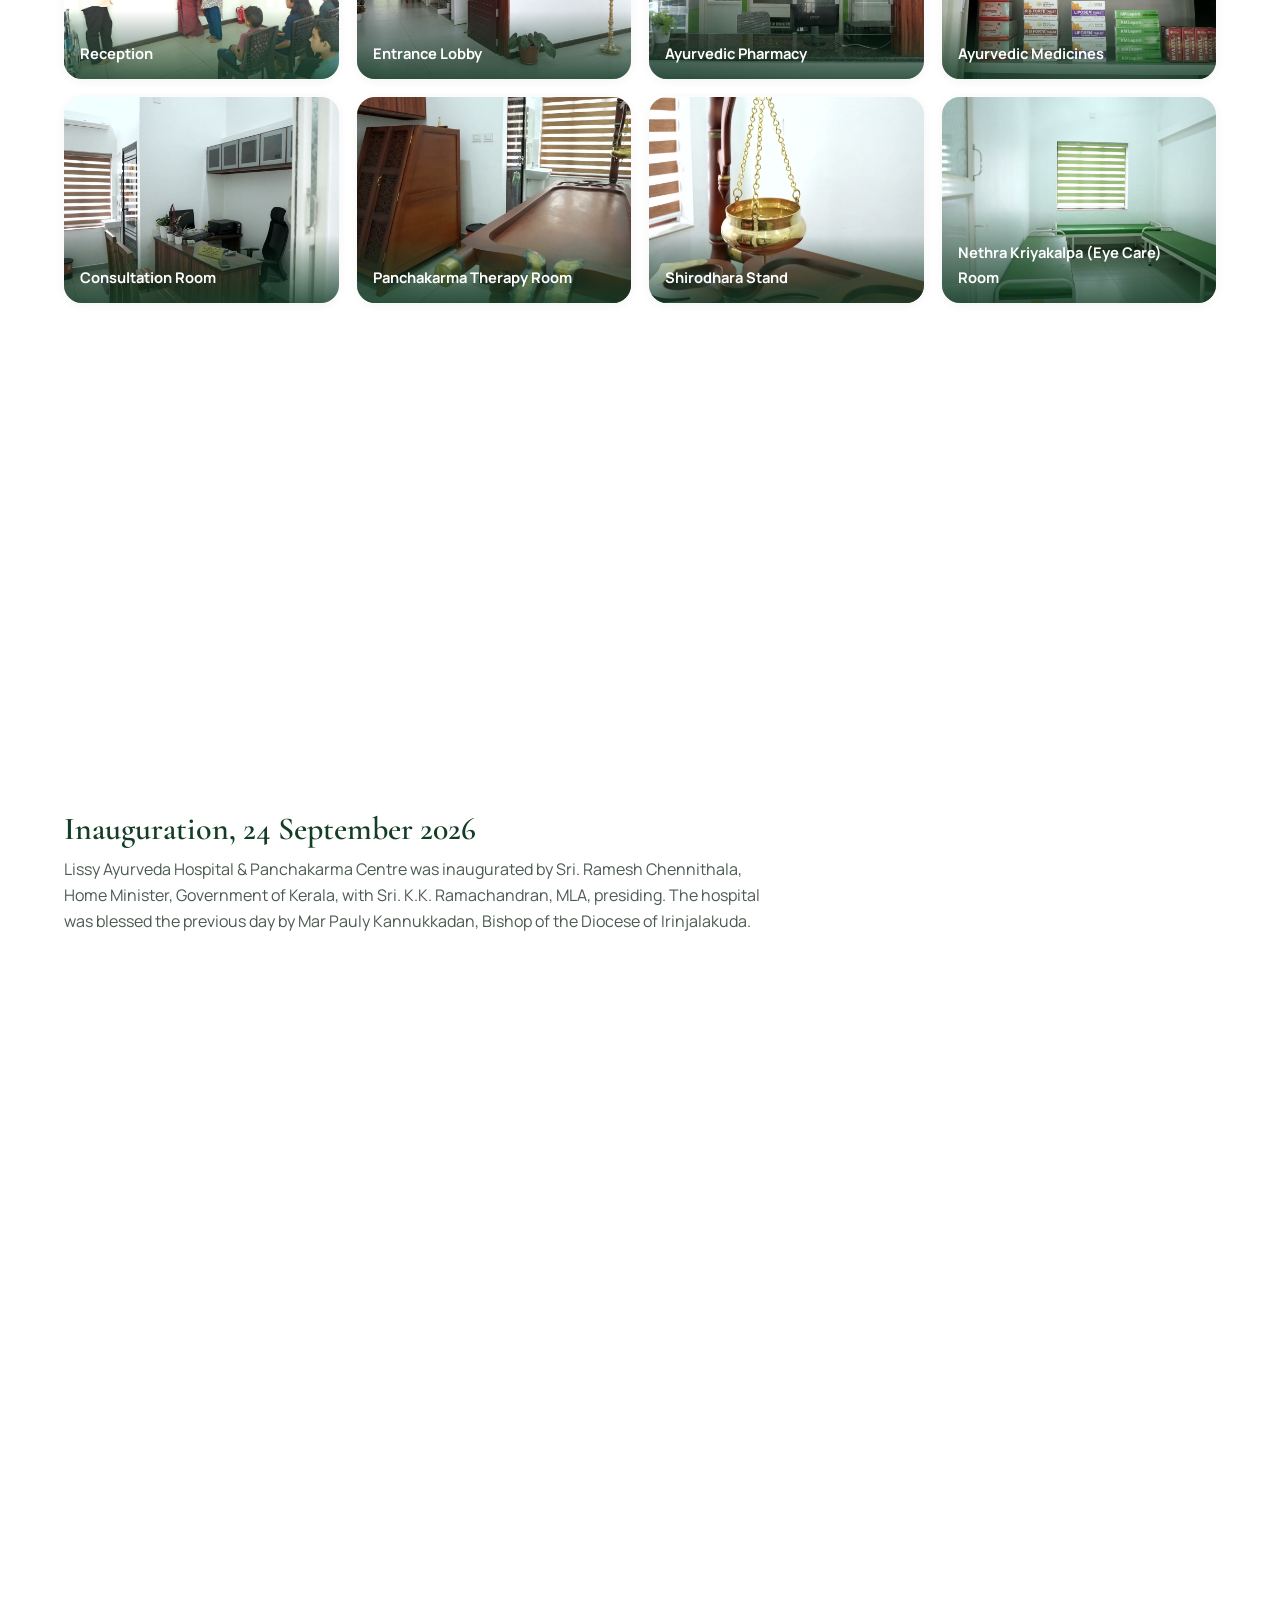
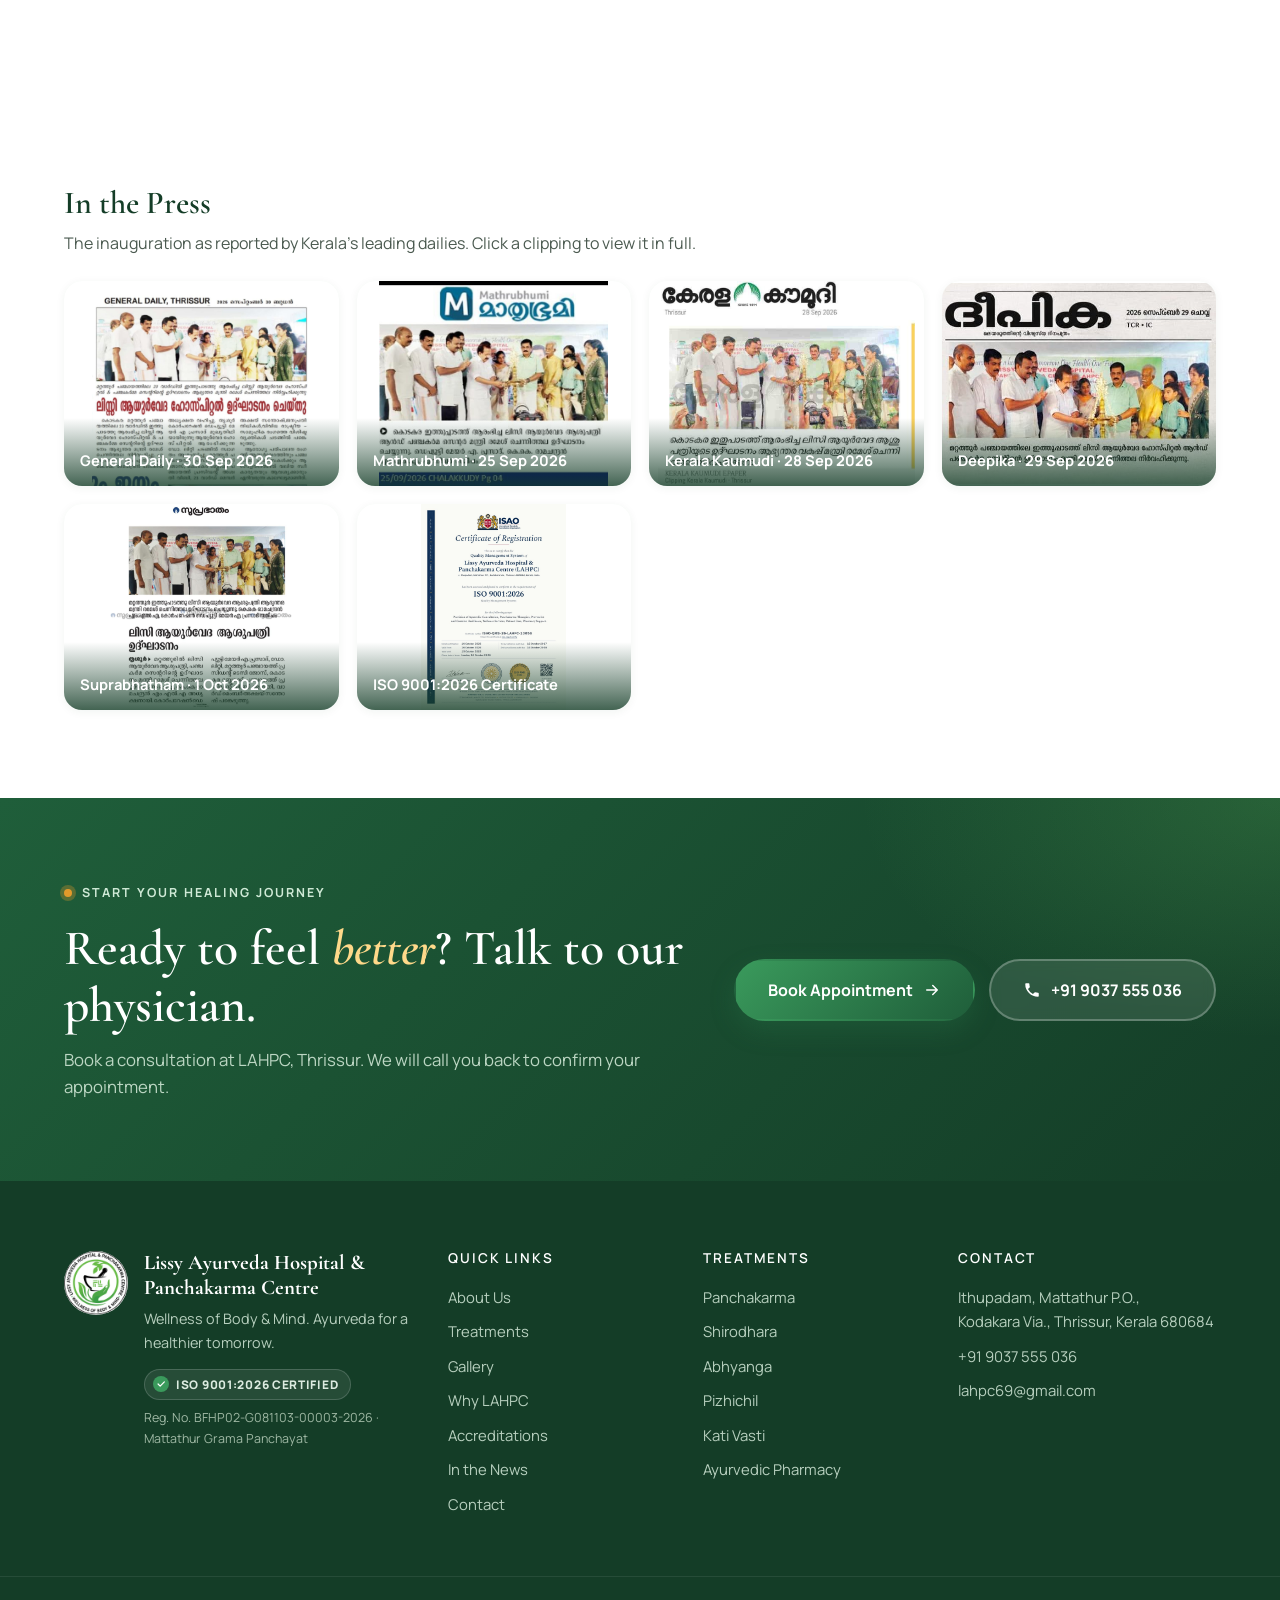
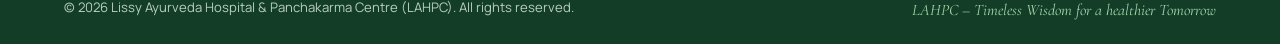
<file: gallery.html>
<!DOCTYPE html>
<html lang="en">
<head>
  <meta charset="UTF-8" />
  <meta name="viewport" content="width=device-width, initial-scale=1.0" />
  <title>Gallery | Lissy Ayurveda Hospital &amp; Panchakarma Centre (LAHPC)</title>
  <meta name="description" content="Photos and a video tour of Lissy Ayurveda Hospital & Panchakarma Centre, Ithupadam, Mattathur, Thrissur, inaugurated in September 2026." />
  <meta name="theme-color" content="#1f5e3a" />
  <link rel="icon" type="image/png" href="assets/images/favicon.png" />
  <meta property="og:title" content="Gallery | LAHPC" />
  <meta property="og:description" content="Photos and a video tour of Lissy Ayurveda Hospital & Panchakarma Centre, Ithupadam, Mattathur, Thrissur, inaugurated in September 2026." />
  <meta property="og:image" content="assets/images/hospital-building.jpg" />
  <meta property="og:type" content="website" />
  <link rel="preconnect" href="https://fonts.googleapis.com" />
  <link rel="preconnect" href="https://fonts.gstatic.com" crossorigin />
  <link href="https://fonts.googleapis.com/css2?family=Cormorant+Garamond:ital,wght@0,500;0,600;0,700;1,500;1,600&family=Manrope:wght@400;500;600;700;800&display=swap" rel="stylesheet" />
  <link rel="stylesheet" href="css/style.css" />
</head>
<body class="page-gallery">

  <!-- Icon sprite (outline icons, stroke = currentColor) -->
  <svg xmlns="http://www.w3.org/2000/svg" style="display:none" aria-hidden="true">
    <symbol id="i-leaf" viewBox="0 0 24 24"><path d="M4 20c0-9 5-15 16-16-1 11-7 16-16 16z"/><path d="M4 20l9-9"/></symbol>
    <symbol id="i-drop" viewBox="0 0 24 24"><path d="M12 3s6 6.5 6 11a6 6 0 0 1-12 0c0-4.5 6-11 6-11z"/></symbol>
    <symbol id="i-pour" viewBox="0 0 24 24"><path d="M6 9h12l-1.5 10h-9L6 9z"/><path d="M12 2v5M9 4l1 1.5M15 4l-1 1.5"/></symbol>
    <symbol id="i-spine" viewBox="0 0 24 24"><rect x="9" y="4" width="6" height="3" rx="1"/><rect x="9" y="9" width="6" height="3" rx="1"/><rect x="9" y="14" width="6" height="3" rx="1"/><path d="M12 17v4M12 2v2"/></symbol>
    <symbol id="i-mother" viewBox="0 0 24 24"><path d="M12 21s-7-4.5-7-10a4 4 0 0 1 7-2.6A4 4 0 0 1 19 11c0 5.5-7 10-7 10z"/><path d="M12 9v4M10 11h4"/></symbol>
    <symbol id="i-flower" viewBox="0 0 24 24"><circle cx="12" cy="12" r="2.2"/><ellipse cx="12" cy="6" rx="2.2" ry="3.2"/><ellipse cx="12" cy="18" rx="2.2" ry="3.2"/><ellipse cx="6" cy="12" rx="3.2" ry="2.2"/><ellipse cx="18" cy="12" rx="3.2" ry="2.2"/></symbol>
    <symbol id="i-eye" viewBox="0 0 24 24"><path d="M2 12s4-7 10-7 10 7 10 7-4 7-10 7S2 12 2 12z"/><circle cx="12" cy="12" r="3"/></symbol>
    <symbol id="i-head" viewBox="0 0 24 24"><path d="M9 21v-3.5a6.5 6.5 0 1 1 6 0V21"/><path d="M3 8h2M19 8h2M4.5 3.5L6 5M19.5 3.5L18 5"/></symbol>
    <symbol id="i-scales" viewBox="0 0 24 24"><path d="M12 3v18M7 21h10M5 7h14"/><path d="M5 7l-3 7a3 3 0 0 0 6 0L5 7zM19 7l-3 7a3 3 0 0 0 6 0l-3-7z"/></symbol>
    <symbol id="i-bolt" viewBox="0 0 24 24"><path d="M13 2L4 14h7l-1 8 9-12h-7l1-8z"/></symbol>
    <symbol id="i-lungs" viewBox="0 0 24 24"><path d="M12 3v9"/><path d="M10 12c0 5-2 8-5 8s-3-2-3-5 2-6 5-6h3M14 12c0 5 2 8 5 8s3-2 3-5-2-6-5-6h-3"/></symbol>
    <symbol id="i-lotus" viewBox="0 0 24 24"><path d="M12 20c-5 0-9-3-9-7 2 0 4 1 5 3 0-5 2-9 4-11 2 2 4 6 4 11 1-2 3-3 5-3 0 4-4 7-9 7z"/><path d="M3 20h18"/></symbol>
    <symbol id="i-cycle" viewBox="0 0 24 24"><path d="M21 12a9 9 0 0 1-15.5 6.3M3 12a9 9 0 0 1 15.5-6.3"/><path d="M17 3v4h4M7 21v-4H3"/></symbol>
    <symbol id="i-nose" viewBox="0 0 24 24"><path d="M13 3c-1 4-1 8 1 11a3 3 0 1 1-5 1"/><path d="M9.5 17.5a2.5 2.5 0 0 1 5 0"/></symbol>
    <symbol id="i-bath" viewBox="0 0 24 24"><path d="M3 12h18v3a5 5 0 0 1-5 5H8a5 5 0 0 1-5-5v-3z"/><path d="M5 12V6a2 2 0 0 1 4 0M7 20v2M17 20v2"/></symbol>
    <symbol id="i-grain" viewBox="0 0 24 24"><path d="M12 21V9"/><path d="M12 9c-3 0-5-2-5-5 3 0 5 2 5 5zM12 13c-3 0-5-2-5-5 3 0 5 2 5 5zM12 9c3 0 5-2 5-5-3 0-5 2-5 5zM12 13c3 0 5-2 5-5-3 0-5 2-5 5z"/></symbol>
    <symbol id="i-knee" viewBox="0 0 24 24"><path d="M7 3v7a3 3 0 0 0 3 3h4a3 3 0 0 1 3 3v5"/><path d="M5 3h4M15 21h4"/></symbol>
    <symbol id="i-neck" viewBox="0 0 24 24"><path d="M12 3a4 4 0 0 1 4 4v2a4 4 0 0 1-8 0V7a4 4 0 0 1 4-4z"/><path d="M10 13v3M14 13v3M4 21c0-3 3-5 8-5s8 2 8 5"/></symbol>
    <symbol id="i-lamp" viewBox="0 0 24 24"><path d="M4 13h16l-2 4H6l-2-4z"/><path d="M12 13V9"/><path d="M12 9c-2-1.5-2-4 0-6 2 2 2 4.5 0 6z"/><path d="M8 21h8M12 17v4"/></symbol>
    <symbol id="i-sprout" viewBox="0 0 24 24"><path d="M12 21v-9"/><path d="M12 12c-4 0-6-3-6-7 4 0 6 3 6 7zM12 12c0-3 2-6 6-6 0 4-2 6-6 6z"/></symbol>
    <symbol id="i-sparkle" viewBox="0 0 24 24"><path d="M12 3l2 6 6 2-6 2-2 6-2-6-6-2 6-2 2-6z"/><path d="M19 2l.7 2 2 .7-2 .7-.7 2-.7-2-2-.7 2-.7.7-2z"/></symbol>
    <symbol id="i-moon" viewBox="0 0 24 24"><path d="M20 14.5A8.5 8.5 0 1 1 9.5 4a7 7 0 0 0 10.5 10.5z"/></symbol>
    <symbol id="i-bed" viewBox="0 0 24 24"><path d="M3 18v-8a2 2 0 0 1 2-2h14a2 2 0 0 1 2 2v8"/><path d="M3 14h18M3 20v-2M21 20v-2"/><path d="M7 10V7a1 1 0 0 1 1-1h3v4"/></symbol>
    <symbol id="i-stethoscope" viewBox="0 0 24 24"><path d="M5 3v7a7 7 0 0 0 14 0V3"/><path d="M12 17v1a4 4 0 0 0 8 0v-3"/><circle cx="20" cy="12" r="2"/></symbol>
    <symbol id="i-bottle" viewBox="0 0 24 24"><path d="M9 3h6M10 3v4l-3 3v10a1 1 0 0 0 1 1h8a1 1 0 0 0 1-1V10l-3-3V3"/><path d="M7 14h10"/></symbol>
    <symbol id="i-bowl" viewBox="0 0 24 24"><path d="M3 11h18a9 9 0 0 1-18 0z"/><path d="M8 7c0-1.5 1-2 1-3M12 7c0-1.5 1-2 1-3M16 7c0-1.5 1-2 1-3M7 20h10"/></symbol>
    <symbol id="i-hospital" viewBox="0 0 24 24"><path d="M3 21V8l9-5 9 5v13M3 21h18"/><path d="M12 10v6M9 13h6M9 21v-4h6v4"/></symbol>
    <symbol id="i-scroll" viewBox="0 0 24 24"><path d="M6 3h12a2 2 0 0 1 2 2v12a2 2 0 0 1-2 2H8"/><path d="M6 3a2 2 0 0 0-2 2v2h4V5a2 2 0 0 0-2-2z"/><path d="M8 21a2 2 0 0 1-2-2V7M10 9h6M10 13h6"/></symbol>
    <symbol id="i-newspaper" viewBox="0 0 24 24"><path d="M4 5h16v14a2 2 0 0 1-2 2H4V5z"/><path d="M4 21a2 2 0 0 1-2-2V9h2"/><rect x="8" y="9" width="5" height="4"/><path d="M15 9h2M15 13h2M8 17h9"/></symbol>
    <symbol id="i-target" viewBox="0 0 24 24"><circle cx="12" cy="12" r="9"/><circle cx="12" cy="12" r="5"/><circle cx="12" cy="12" r="1.5"/></symbol>
    <symbol id="i-sunrise" viewBox="0 0 24 24"><path d="M12 3v3M5 7l1.5 1.5M19 7l-1.5 1.5M3 15h18M6 15a6 6 0 0 1 12 0M5 19h14"/></symbol>
    <symbol id="i-handshake" viewBox="0 0 24 24"><path d="M3 12l4-4h4l3 3-3 3-3-3"/><path d="M21 12l-4-4h-3"/><path d="M3 12v5l4 3 4-2M21 12v5l-4 3-3-2"/><path d="M13 11l3 3M10 14l3 3"/></symbol>
    <symbol id="i-wind" viewBox="0 0 24 24"><path d="M3 8h11a3 3 0 1 0-3-3M3 12h16a3 3 0 1 1-3 3M3 16h9a2 2 0 1 1-2 2"/></symbol>
    <symbol id="i-fire" viewBox="0 0 24 24"><path d="M12 22c-4 0-7-3-7-7 0-3 2-5 3-7 0 2 1 3 2 3 0-4 2-7 4-8 0 3 1 5 3 7 2 1.5 2 3.5 2 5 0 4-3 7-7 7z"/><path d="M12 22a3 3 0 0 1-3-3c0-2 3-4 3-4s3 2 3 4a3 3 0 0 1-3 3z"/></symbol>
    <symbol id="i-mic" viewBox="0 0 24 24"><rect x="9" y="3" width="6" height="12" rx="3"/><path d="M6 11a6 6 0 0 0 12 0M12 17v4M9 21h6"/></symbol>
    <symbol id="i-landmark" viewBox="0 0 24 24"><path d="M3 21h18M5 18h14M6 18v-8M10 18v-8M14 18v-8M18 18v-8"/><path d="M3 10l9-6 9 6H3z"/></symbol>
    <symbol id="i-cross" viewBox="0 0 24 24"><path d="M12 3v18M6 9h12"/></symbol>
    <symbol id="i-clock" viewBox="0 0 24 24"><circle cx="12" cy="12" r="9"/><path d="M12 7v5l3 2"/></symbol>
    <symbol id="i-camera" viewBox="0 0 24 24"><path d="M4 8h3l2-3h6l2 3h3v11H4V8z"/><circle cx="12" cy="13" r="3.5"/></symbol>
  </svg>

  <!-- ========== TOP BAR ========== -->
  <div class="topbar">
    <div class="container topbar__inner">
      <span class="topbar__item">
        <svg viewBox="0 0 24 24" aria-hidden="true"><path d="M12 2C8.1 2 5 5.1 5 9c0 5.2 7 13 7 13s7-7.8 7-13c0-3.9-3.1-7-7-7zm0 9.5a2.5 2.5 0 110-5 2.5 2.5 0 010 5z"/></svg>
        Ithupadam, Mattathur P.O., Kodakara Via., Thrissur, Kerala 680684
      </span>
      <span class="topbar__item topbar__item--right">
        <a href="mailto:lahpc69@gmail.com">
          <svg viewBox="0 0 24 24" aria-hidden="true"><path d="M20 4H4a2 2 0 00-2 2v12a2 2 0 002 2h16a2 2 0 002-2V6a2 2 0 00-2-2zm0 4l-8 5-8-5V6l8 5 8-5v2z"/></svg>
          lahpc69@gmail.com
        </a>
        <a href="tel:+919037555036">
          <svg viewBox="0 0 24 24" aria-hidden="true"><path d="M6.6 10.8a15.1 15.1 0 006.6 6.6l2.2-2.2a1 1 0 011-.25c1.1.37 2.3.57 3.6.57a1 1 0 011 1V20a1 1 0 01-1 1A17 17 0 013 4a1 1 0 011-1h3.5a1 1 0 011 1c0 1.25.2 2.45.57 3.57a1 1 0 01-.25 1L6.6 10.8z"/></svg>
          +91 9037 555 036
        </a>
      </span>
    </div>
  </div>

  <!-- ========== HEADER / NAV ========== -->
  <header class="header" id="header">
    <div class="container header__inner">
      <a href="index.html" class="brand" aria-label="Lissy Ayurveda Hospital & Panchakarma Centre home">
        <img src="assets/images/logo.png" alt="LAHPC logo" class="brand__logo" width="56" height="56" />
        <span class="brand__text">
          <span class="brand__name">Lissy Ayurveda Hospital</span>
          <span class="brand__sub">&amp; Panchakarma Centre</span>
        </span>
      </a>

      <div class="nav-backdrop" id="navBackdrop" aria-hidden="true"></div>
      <nav class="nav" id="nav" aria-label="Primary">
        <div class="nav__brand">
          <img src="assets/images/logo.png" alt="" width="48" height="48" />
          <div>
            <strong>LAHPC</strong>
            <span>Wellness of Body &amp; Mind</span>
          </div>
        </div>

        <div class="nav__links">
          <a href="index.html" class="nav__link">
            <svg class="nav__icon" viewBox="0 0 24 24" aria-hidden="true"><path d="M3 10l9-7 9 7v10a1 1 0 01-1 1h-5v-6H9v6H4a1 1 0 01-1-1V10z"/></svg>
            <span>Home</span>
          </a>
          <a href="about.html" class="nav__link">
            <svg class="nav__icon" viewBox="0 0 24 24" aria-hidden="true"><path d="M12 2a10 10 0 100 20 10 10 0 000-20zm1 15h-2v-6h2v6zm0-8h-2V7h2v2z"/></svg>
            <span>About</span>
          </a>
          <a href="treatments.html" class="nav__link">
            <svg class="nav__icon" viewBox="0 0 24 24" aria-hidden="true"><path d="M20 4c-8 0-14 5-15 13l-2 3h2l1.5-2.3C14 18 20 12 20 4zM7 15c2-5 6-8 11-9-1 5-4 9-11 9z"/></svg>
            <span>Treatments</span>
          </a>
          <a href="gallery.html" class="nav__link is-active">
            <svg class="nav__icon" viewBox="0 0 24 24" aria-hidden="true"><path d="M21 19V5a2 2 0 00-2-2H5a2 2 0 00-2 2v14a2 2 0 002 2h14a2 2 0 002-2zM8.5 13.5l2.5 3 3.5-4.5 4.5 6H5l3.5-4.5z"/></svg>
            <span>Gallery</span>
          </a>
          <a href="why-lahpc.html" class="nav__link">
            <svg class="nav__icon" viewBox="0 0 24 24" aria-hidden="true"><path d="M12 2l2.4 6.3L21 9l-5 4.2 1.6 6.8L12 16.4 6.4 20l1.6-6.8L3 9l6.6-.7z"/></svg>
            <span>Why LAHPC</span>
          </a>
          <a href="contact.html" class="nav__link">
            <svg class="nav__icon" viewBox="0 0 24 24" aria-hidden="true"><path d="M12 2C8.1 2 5 5.1 5 9c0 5.2 7 13 7 13s7-7.8 7-13c0-3.9-3.1-7-7-7zm0 9.5a2.5 2.5 0 110-5 2.5 2.5 0 010 5z"/></svg>
            <span>Contact</span>
          </a>
        </div>

        <a href="contact.html#appointment" class="btn btn--primary nav__cta">
          Book Appointment
          <svg viewBox="0 0 24 24" aria-hidden="true"><path d="M5 12h14M13 6l6 6-6 6" fill="none" stroke="currentColor" stroke-width="2" stroke-linecap="round" stroke-linejoin="round"/></svg>
        </a>

        <div class="nav__contact">
          <a href="tel:+919037555036" class="nav__contact-item">
            <span class="nav__contact-icon">
              <svg viewBox="0 0 24 24" aria-hidden="true"><path d="M6.6 10.8a15.1 15.1 0 006.6 6.6l2.2-2.2a1 1 0 011-.25c1.1.37 2.3.57 3.6.57a1 1 0 011 1V20a1 1 0 01-1 1A17 17 0 013 4a1 1 0 011-1h3.5a1 1 0 011 1c0 1.25.2 2.45.57 3.57a1 1 0 01-.25 1L6.6 10.8z"/></svg>
            </span>
            <span><small>Call us</small>+91 9037 555 036</span>
          </a>
          <a href="https://wa.me/919037555036?text=Hello%20LAHPC%2C%20I%20would%20like%20to%20book%20an%20appointment." target="_blank" rel="noopener" class="nav__contact-item">
            <span class="nav__contact-icon nav__contact-icon--wa">
              <svg viewBox="0 0 24 24" aria-hidden="true"><path d="M17.472 14.382c-.297-.149-1.758-.867-2.03-.967-.273-.099-.471-.148-.67.15-.197.297-.767.966-.94 1.164-.173.199-.347.223-.644.075-.297-.15-1.255-.463-2.39-1.475-.883-.788-1.48-1.761-1.653-2.059-.173-.297-.018-.458.13-.606.134-.133.298-.347.446-.52.149-.174.198-.298.298-.497.099-.198.05-.371-.025-.52-.075-.149-.669-1.612-.916-2.207-.242-.579-.487-.5-.669-.51-.173-.008-.371-.01-.57-.01-.198 0-.52.074-.792.372-.272.297-1.04 1.016-1.04 2.479 0 1.462 1.065 2.875 1.213 3.074.149.198 2.096 3.2 5.077 4.487.709.306 1.262.489 1.694.625.712.227 1.36.195 1.871.118.571-.085 1.758-.719 2.006-1.413.248-.694.248-1.289.173-1.413-.074-.124-.272-.198-.57-.347m-5.421 7.403h-.004a9.87 9.87 0 01-5.031-1.378l-.361-.214-3.741.982.998-3.648-.235-.374a9.86 9.86 0 01-1.51-5.26c.001-5.45 4.436-9.884 9.888-9.884 2.64 0 5.122 1.03 6.988 2.898a9.825 9.825 0 012.893 6.994c-.003 5.45-4.437 9.885-9.885 9.885m8.413-18.297A11.815 11.815 0 0012.05 0C5.495 0 .16 5.335.157 11.892c0 2.096.547 4.142 1.588 5.945L.057 24l6.305-1.654a11.882 11.882 0 005.683 1.448h.005c6.554 0 11.89-5.335 11.893-11.893a11.821 11.821 0 00-3.48-8.413Z"/></svg>
            </span>
            <span><small>WhatsApp</small>Chat with us</span>
          </a>
          <p class="nav__address">Ithupadam, Mattathur P.O., Kodakara Via., Thrissur 680684</p>
        </div>
      </nav>

      <button class="nav-toggle" id="navToggle" aria-label="Open menu" aria-expanded="false" aria-controls="nav">
        <span></span><span></span><span></span>
      </button>
    </div>
  </header>

  <main>
    <!-- ========== PAGE BANNER ========== -->
    <section class="banner">
      <div class="banner__bg" aria-hidden="true">
        <span class="hero__orb hero__orb--1"></span>
        <span class="hero__orb hero__orb--2"></span>
        <svg class="hero__leaf hero__leaf--r" viewBox="0 0 200 200"><path d="M20 180C20 80 80 20 180 20c0 100-60 160-160 160z" fill="currentColor"/><path d="M20 180L180 20" stroke="#fff" stroke-opacity=".35" stroke-width="4"/></svg>
      </div>
      <div class="container banner__inner">
        <div class="banner__content reveal">
        <span class="eyebrow"><span class="eyebrow__dot"></span>Gallery</span>
        <h1 class="banner__title">A glimpse of <em>LAHPC</em></h1>
        <p class="banner__lead">Our newly opened hospital at Ithupadam, Mattathur, a look inside every room, a video walk-through, the blessing and inauguration ceremonies and the press coverage they received. We are adding new photographs regularly.</p>
        <nav class="crumbs" aria-label="Breadcrumb">
          <a href="index.html">Home</a><span>/</span><span aria-current="page">Gallery</span>
        </nav>
        </div>
        <div class="banner__visual reveal reveal--delay">
          <div class="banner__frame"><img src="assets/images/hospital-front.jpg" alt="Front view of LAHPC with pharmacy and reception" /></div>
          <div class="banner__chip">
            <span class="banner__chip-icon"><svg class="icon" aria-hidden="true"><use href="#i-camera"/></svg></span>
            <div><strong>Photos &amp; Videos</strong><span>Hospital, inauguration, press</span></div>
          </div>
        </div>
      </div>
    </section>

    <!-- ========== GALLERY ========== -->
    <section class="section gallery">
      <div class="container">
        <p class="gallery__intro reveal">Click the video to take a tour of the hospital. Scroll down for photos <a href="#facilities" class="link-arrow">inside the hospital</a>, the <a href="#inauguration" class="link-arrow">inauguration</a> and <a href="#press" class="link-arrow">press coverage</a>.</p>

        <div class="gallery__grid">
          <figure class="gallery__item reveal">
            <img src="assets/images/hospital-building.jpg" alt="Lissy Ayurveda Hospital & Panchakarma Centre building, Ithupadam, Mattathur" loading="lazy" />
            <figcaption>Hospital Building</figcaption>
          </figure>
          <figure class="gallery__item reveal">
            <img src="assets/images/hospital-front.jpg" alt="Front view of LAHPC with the pharmacy and reception" loading="lazy" />
            <figcaption>Front View, Pharmacy &amp; Reception</figcaption>
          </figure>
          <figure class="gallery__item gallery__item--wide reveal">
            <video controls preload="none" playsinline poster="assets/video/hospital-tour-poster.jpg">
              <source src="assets/video/hospital-tour.mp4" type="video/mp4" />
              Your browser does not support embedded video. <a href="assets/video/hospital-tour.mp4">Download the video</a>.
            </video>
            <figcaption>Hospital Tour (video)</figcaption>
          </figure>
          <figure class="gallery__item reveal">
            <img src="assets/images/therapy.jpg" alt="Shirodhara therapy" loading="lazy" />
            <figcaption>Shirodhara Therapy</figcaption>
          </figure>
          <figure class="gallery__item gallery__item--portrait reveal">
            <img src="assets/images/team/dr-litty-cj.jpg" alt="Dr. Litty C.J., Chief Physician" loading="lazy" />
            <figcaption>Dr. Litty C.J., Chief Physician</figcaption>
          </figure>
          <figure class="gallery__item reveal">
            <img src="assets/images/inauguration-invite.jpg" alt="Invitation to the grand opening of LAHPC on 24 September 2026" loading="lazy" />
            <figcaption>Inauguration, 24 September 2026</figcaption>
          </figure>
          <figure class="gallery__item gallery__item--contain reveal">
            <img src="assets/images/services-flyer.jpg" alt="LAHPC flyer listing treatments, facilities, OP timings and why LAHPC, in Malayalam and English" loading="lazy" />
            <figcaption>Treatments, Facilities &amp; Why LAHPC</figcaption>
          </figure>
        </div>

        <h2 class="gallery__title" id="facilities">Inside the Hospital</h2>
        <p class="gallery__sub">Reception, pharmacy, consultation and therapy rooms, the eye-care room and our in-patient rooms and wards. Click a photo to view it in full.</p>
        <div class="gallery__grid">
          <figure class="gallery__item reveal">
            <a href="assets/images/rooms/reception.jpg" target="_blank" rel="noopener"><img src="assets/images/rooms/reception.jpg" alt="Patients being welcomed at the LAHPC reception counter" loading="lazy" /></a>
            <figcaption>Reception</figcaption>
          </figure>
          <figure class="gallery__item reveal">
            <a href="assets/images/rooms/lobby.jpg" target="_blank" rel="noopener"><img src="assets/images/rooms/lobby.jpg" alt="Entrance lobby of LAHPC with the ceremonial lamp" loading="lazy" /></a>
            <figcaption>Entrance Lobby</figcaption>
          </figure>
          <figure class="gallery__item reveal">
            <a href="assets/images/rooms/pharmacy.jpg" target="_blank" rel="noopener"><img src="assets/images/rooms/pharmacy.jpg" alt="Ayurvedic pharmacy counter at LAHPC" loading="lazy" /></a>
            <figcaption>Ayurvedic Pharmacy</figcaption>
          </figure>
          <figure class="gallery__item reveal">
            <a href="assets/images/rooms/pharmacy-medicines.jpg" target="_blank" rel="noopener"><img src="assets/images/rooms/pharmacy-medicines.jpg" alt="Shelves of Ayurvedic medicines in the LAHPC pharmacy" loading="lazy" /></a>
            <figcaption>Ayurvedic Medicines</figcaption>
          </figure>
          <figure class="gallery__item reveal">
            <a href="assets/images/rooms/consultation-room.jpg" target="_blank" rel="noopener"><img src="assets/images/rooms/consultation-room.jpg" alt="Consultation room of Chief Physician Dr. Litty C.J." loading="lazy" /></a>
            <figcaption>Consultation Room</figcaption>
          </figure>
          <figure class="gallery__item reveal">
            <a href="assets/images/rooms/therapy-room.jpg" target="_blank" rel="noopener"><img src="assets/images/rooms/therapy-room.jpg" alt="Panchakarma therapy room with traditional wooden droni table" loading="lazy" /></a>
            <figcaption>Panchakarma Therapy Room</figcaption>
          </figure>
          <figure class="gallery__item reveal">
            <a href="assets/images/rooms/shirodhara-stand.jpg" target="_blank" rel="noopener"><img src="assets/images/rooms/shirodhara-stand.jpg" alt="Brass Shirodhara pot over the wooden therapy table" loading="lazy" /></a>
            <figcaption>Shirodhara Stand</figcaption>
          </figure>
          <figure class="gallery__item reveal">
            <a href="assets/images/rooms/nethra-room.jpg" target="_blank" rel="noopener"><img src="assets/images/rooms/nethra-room.jpg" alt="Nethra Kriyakalpa eye-care treatment room" loading="lazy" /></a>
            <figcaption>Nethra Kriyakalpa (Eye Care) Room</figcaption>
          </figure>
          <figure class="gallery__item reveal">
            <a href="assets/images/rooms/lounge.jpg" target="_blank" rel="noopener"><img src="assets/images/rooms/lounge.jpg" alt="First-floor lounge and waiting area" loading="lazy" /></a>
            <figcaption>First-floor Lounge</figcaption>
          </figure>
          <figure class="gallery__item reveal">
            <a href="assets/images/rooms/corridor.jpg" target="_blank" rel="noopener"><img src="assets/images/rooms/corridor.jpg" alt="Bright corridor of the in-patient floor" loading="lazy" /></a>
            <figcaption>In-patient Corridor</figcaption>
          </figure>
          <figure class="gallery__item reveal">
            <a href="assets/images/rooms/ac-room.jpg" target="_blank" rel="noopener"><img src="assets/images/rooms/ac-room.jpg" alt="Air-conditioned single in-patient room" loading="lazy" /></a>
            <figcaption>Air-conditioned Room</figcaption>
          </figure>
          <figure class="gallery__item reveal">
            <a href="assets/images/rooms/double-room.jpg" target="_blank" rel="noopener"><img src="assets/images/rooms/double-room.jpg" alt="Double in-patient room with wooden cot" loading="lazy" /></a>
            <figcaption>Double Room</figcaption>
          </figure>
          <figure class="gallery__item reveal">
            <a href="assets/images/rooms/ward.jpg" target="_blank" rel="noopener"><img src="assets/images/rooms/ward.jpg" alt="General ward with hospital beds" loading="lazy" /></a>
            <figcaption>General Ward</figcaption>
          </figure>
        </div>

        <h2 class="gallery__title" id="inauguration">Inauguration, 24 September 2026</h2>
        <p class="gallery__sub">Lissy Ayurveda Hospital &amp; Panchakarma Centre was inaugurated by Sri. Ramesh Chennithala, Home Minister, Government of Kerala, with Sri. K.K. Ramachandran, MLA, presiding. The hospital was blessed the previous day by Mar Pauly Kannukkadan, Bishop of the Diocese of Irinjalakuda.</p>
        <div class="gallery__grid">
          <figure class="gallery__item gallery__item--wide reveal">
            <video controls preload="none" playsinline poster="assets/video/inauguration-poster.jpg">
              <source src="assets/video/inauguration.mp4" type="video/mp4" />
              Your browser does not support embedded video. <a href="assets/video/inauguration.mp4">Download the video</a>.
            </video>
            <figcaption>Inauguration ceremony (video)</figcaption>
          </figure>
          <figure class="gallery__item gallery__item--wide reveal">
            <video controls preload="none" playsinline poster="assets/video/welcome-address-poster.jpg">
              <source src="assets/video/welcome-address.mp4" type="video/mp4" />
              Your browser does not support embedded video. <a href="assets/video/welcome-address.mp4">Download the video</a>.
            </video>
            <figcaption>Dr. Litty C.J. addresses the gathering (video)</figcaption>
          </figure>
          <figure class="gallery__item reveal">
            <a href="assets/images/inauguration/lamp-lighting.jpg" target="_blank" rel="noopener"><img src="assets/images/inauguration/lamp-lighting.jpg" alt="Sri. Ramesh Chennithala, Home Minister, lighting the lamp to inaugurate LAHPC" loading="lazy" /></a>
            <figcaption>Home Minister Sri. Ramesh Chennithala lights the lamp</figcaption>
          </figure>
          <figure class="gallery__item gallery__item--contain gallery__item--person reveal">
            <a href="assets/images/inauguration/ramesh-chennithala.jpg" target="_blank" rel="noopener"><img src="assets/images/inauguration/ramesh-chennithala.jpg" alt="Sri. Ramesh Chennithala, Home Minister, Government of Kerala" loading="lazy" /></a>
            <figcaption>Sri. Ramesh Chennithala, Home Minister · Inaugurated the hospital</figcaption>
          </figure>
          <figure class="gallery__item gallery__item--contain gallery__item--person reveal">
            <a href="assets/images/inauguration/mar-pauly-kannukkadan.jpg" target="_blank" rel="noopener"><img src="assets/images/inauguration/mar-pauly-kannukkadan.jpg" alt="Mar Pauly Kannukkadan, Bishop of the Diocese of Irinjalakuda" loading="lazy" /></a>
            <figcaption>Mar Pauly Kannukkadan, Bishop · Blessed the hospital, 23 Sep 2026</figcaption>
          </figure>
          <figure class="gallery__item reveal">
            <a href="assets/images/inauguration/bishop-arrival.jpg" target="_blank" rel="noopener"><img src="assets/images/inauguration/bishop-arrival.jpg" alt="Mar Pauly Kannukkadan is welcomed at LAHPC for the blessing ceremony" loading="lazy" /></a>
            <figcaption>The Bishop is welcomed for the blessing, 23 Sep 2026</figcaption>
          </figure>
          <figure class="gallery__item reveal">
            <a href="assets/images/inauguration/bishop-blessing-ward.jpg" target="_blank" rel="noopener"><img src="assets/images/inauguration/bishop-blessing-ward.jpg" alt="Mar Pauly Kannukkadan blessing the in-patient ward" loading="lazy" /></a>
            <figcaption>Blessing the in-patient ward</figcaption>
          </figure>
        </div>

        <h2 class="gallery__title" id="press">In the Press</h2>
        <p class="gallery__sub">The inauguration as reported by Kerala's leading dailies. Click a clipping to view it in full.</p>
        <div class="gallery__grid">
          <figure class="gallery__item gallery__item--contain reveal">
            <a href="assets/images/press/general-daily.jpg" target="_blank" rel="noopener"><img src="assets/images/press/general-daily.jpg" alt="General Daily report on the inauguration of LAHPC" loading="lazy" /></a>
            <figcaption>General Daily · 30 Sep 2026</figcaption>
          </figure>
          <figure class="gallery__item gallery__item--contain reveal">
            <a href="assets/images/press/mathrubhumi.jpg" target="_blank" rel="noopener"><img src="assets/images/press/mathrubhumi.jpg" alt="Mathrubhumi photo report of the LAHPC inauguration" loading="lazy" /></a>
            <figcaption>Mathrubhumi · 25 Sep 2026</figcaption>
          </figure>
          <figure class="gallery__item gallery__item--contain reveal">
            <a href="assets/images/press/kerala-kaumudi.jpg" target="_blank" rel="noopener"><img src="assets/images/press/kerala-kaumudi.jpg" alt="Kerala Kaumudi photo report of the LAHPC inauguration" loading="lazy" /></a>
            <figcaption>Kerala Kaumudi · 28 Sep 2026</figcaption>
          </figure>
          <figure class="gallery__item gallery__item--contain reveal">
            <a href="assets/images/press/deepika.jpg" target="_blank" rel="noopener"><img src="assets/images/press/deepika.jpg" alt="Deepika photo report of the LAHPC inauguration" loading="lazy" /></a>
            <figcaption>Deepika · 29 Sep 2026</figcaption>
          </figure>
          <figure class="gallery__item gallery__item--contain reveal">
            <a href="assets/images/press/suprabhatham.jpg" target="_blank" rel="noopener"><img src="assets/images/press/suprabhatham.jpg" alt="Suprabhatham report on the LAHPC inauguration" loading="lazy" /></a>
            <figcaption>Suprabhatham · 1 Oct 2026</figcaption>
          </figure>
          <figure class="gallery__item gallery__item--contain reveal">
            <a href="assets/docs/LAHPC-ISO-9001-2026-certificate.pdf" target="_blank" rel="noopener"><img src="assets/images/certificates/iso-9001-2026.jpg" alt="ISO 9001:2026 Certificate of Registration issued to LAHPC" loading="lazy" /></a>
            <figcaption>ISO 9001:2026 Certificate</figcaption>
          </figure>
        </div>
      </div>
    </section>

    <!-- ========== CTA BAND ========== -->
    <section class="cta-band">
      <div class="container cta-band__inner reveal">
        <div>
          <span class="eyebrow eyebrow--light"><span class="eyebrow__dot"></span>Start Your Healing Journey</span>
          <h2 class="section__title section__title--light">Ready to feel <em>better</em>? Talk to our physician.</h2>
          <p>Book a consultation at LAHPC, Thrissur. We will call you back to confirm your appointment.</p>
        </div>
        <div class="cta-band__actions">
          <a href="contact.html#appointment" class="btn btn--primary btn--lg">Book Appointment <svg viewBox="0 0 24 24" aria-hidden="true"><path d="M5 12h14M13 6l6 6-6 6" fill="none" stroke="currentColor" stroke-width="2" stroke-linecap="round" stroke-linejoin="round"/></svg></a>
          <a href="tel:+919037555036" class="btn btn--ghost btn--lg">
            <svg viewBox="0 0 24 24" aria-hidden="true"><path d="M6.6 10.8a15.1 15.1 0 006.6 6.6l2.2-2.2a1 1 0 011-.25c1.1.37 2.3.57 3.6.57a1 1 0 011 1V20a1 1 0 01-1 1A17 17 0 013 4a1 1 0 011-1h3.5a1 1 0 011 1c0 1.25.2 2.45.57 3.57a1 1 0 01-.25 1L6.6 10.8z"/></svg>
            +91 9037 555 036
          </a>
        </div>
      </div>
    </section>

  </main>

  <!-- ========== FOOTER ========== -->
  <footer class="footer">
    <div class="container footer__inner">
      <div class="footer__brand">
        <img src="assets/images/logo.png" alt="LAHPC logo" width="64" height="64" />
        <div>
          <strong>Lissy Ayurveda Hospital &amp; Panchakarma Centre</strong>
          <p>Wellness of Body &amp; Mind. Ayurveda for a healthier tomorrow.</p>
          <p class="footer__cert"><span class="badge-iso badge-iso--light">ISO 9001:2026 Certified</span><small>Reg. No. BFHP02-G081103-00003-2026 · Mattathur Grama Panchayat</small></p>
        </div>
      </div>

      <div class="footer__col">
        <h4>Quick Links</h4>
        <a href="about.html">About Us</a>
        <a href="treatments.html">Treatments</a>
        <a href="gallery.html">Gallery</a>
        <a href="why-lahpc.html">Why LAHPC</a>
        <a href="about.html#accreditations">Accreditations</a>
        <a href="about.html#press">In the News</a>
        <a href="contact.html">Contact</a>
      </div>

      <div class="footer__col">
        <h4>Treatments</h4>
        <a href="treatments.html#panchakarma">Panchakarma</a>
        <a href="treatments.html#kerala">Shirodhara</a>
        <a href="treatments.html#kerala">Abhyanga</a>
        <a href="treatments.html#kerala">Pizhichil</a>
        <a href="treatments.html#kerala">Kati Vasti</a>
        <a href="index.html#pharmacy">Ayurvedic Pharmacy</a>
      </div>

      <div class="footer__col">
        <h4>Contact</h4>
        <p>Ithupadam, Mattathur P.O.,<br />Kodakara Via., Thrissur, Kerala 680684</p>
        <a href="tel:+919037555036">+91 9037 555 036</a>
        <a href="mailto:lahpc69@gmail.com">lahpc69@gmail.com</a>
      </div>
    </div>
    <div class="footer__bottom">
      <div class="container">
        <p>© <span id="year"></span> Lissy Ayurveda Hospital &amp; Panchakarma Centre (LAHPC). All rights reserved.</p>
        <p class="footer__tag">LAHPC – Timeless Wisdom for a healthier Tomorrow</p>
      </div>
    </div>
  </footer>

  <!-- Floating WhatsApp -->
  <a href="https://wa.me/919037555036?text=Hello%20LAHPC%2C%20I%20would%20like%20to%20know%20more%20about%20your%20treatments." class="wa-float" target="_blank" rel="noopener" aria-label="Chat with us on WhatsApp">
    <span class="wa-float__icon">
      <svg viewBox="0 0 24 24" aria-hidden="true"><path d="M17.472 14.382c-.297-.149-1.758-.867-2.03-.967-.273-.099-.471-.148-.67.15-.197.297-.767.966-.94 1.164-.173.199-.347.223-.644.075-.297-.15-1.255-.463-2.39-1.475-.883-.788-1.48-1.761-1.653-2.059-.173-.297-.018-.458.13-.606.134-.133.298-.347.446-.52.149-.174.198-.298.298-.497.099-.198.05-.371-.025-.52-.075-.149-.669-1.612-.916-2.207-.242-.579-.487-.5-.669-.51-.173-.008-.371-.01-.57-.01-.198 0-.52.074-.792.372-.272.297-1.04 1.016-1.04 2.479 0 1.462 1.065 2.875 1.213 3.074.149.198 2.096 3.2 5.077 4.487.709.306 1.262.489 1.694.625.712.227 1.36.195 1.871.118.571-.085 1.758-.719 2.006-1.413.248-.694.248-1.289.173-1.413-.074-.124-.272-.198-.57-.347m-5.421 7.403h-.004a9.87 9.87 0 01-5.031-1.378l-.361-.214-3.741.982.998-3.648-.235-.374a9.86 9.86 0 01-1.51-5.26c.001-5.45 4.436-9.884 9.888-9.884 2.64 0 5.122 1.03 6.988 2.898a9.825 9.825 0 012.893 6.994c-.003 5.45-4.437 9.885-9.885 9.885m8.413-18.297A11.815 11.815 0 0012.05 0C5.495 0 .16 5.335.157 11.892c0 2.096.547 4.142 1.588 5.945L.057 24l6.305-1.654a11.882 11.882 0 005.683 1.448h.005c6.554 0 11.89-5.335 11.893-11.893a11.821 11.821 0 00-3.48-8.413Z"/></svg>
      <span class="wa-float__dot"></span>
    </span>
    <span class="wa-float__text">
      <small>Need help?</small>
      <strong>Chat with us</strong>
    </span>
  </a>

  <!-- Back to top -->
  <button class="to-top" id="toTop" aria-label="Back to top">
    <svg viewBox="0 0 24 24"><path d="M12 19V5M5 12l7-7 7 7" fill="none" stroke="currentColor" stroke-width="2.2" stroke-linecap="round" stroke-linejoin="round"/></svg>
  </button>

  <script src="js/main.js"></script>
</body>
</html>
</file>
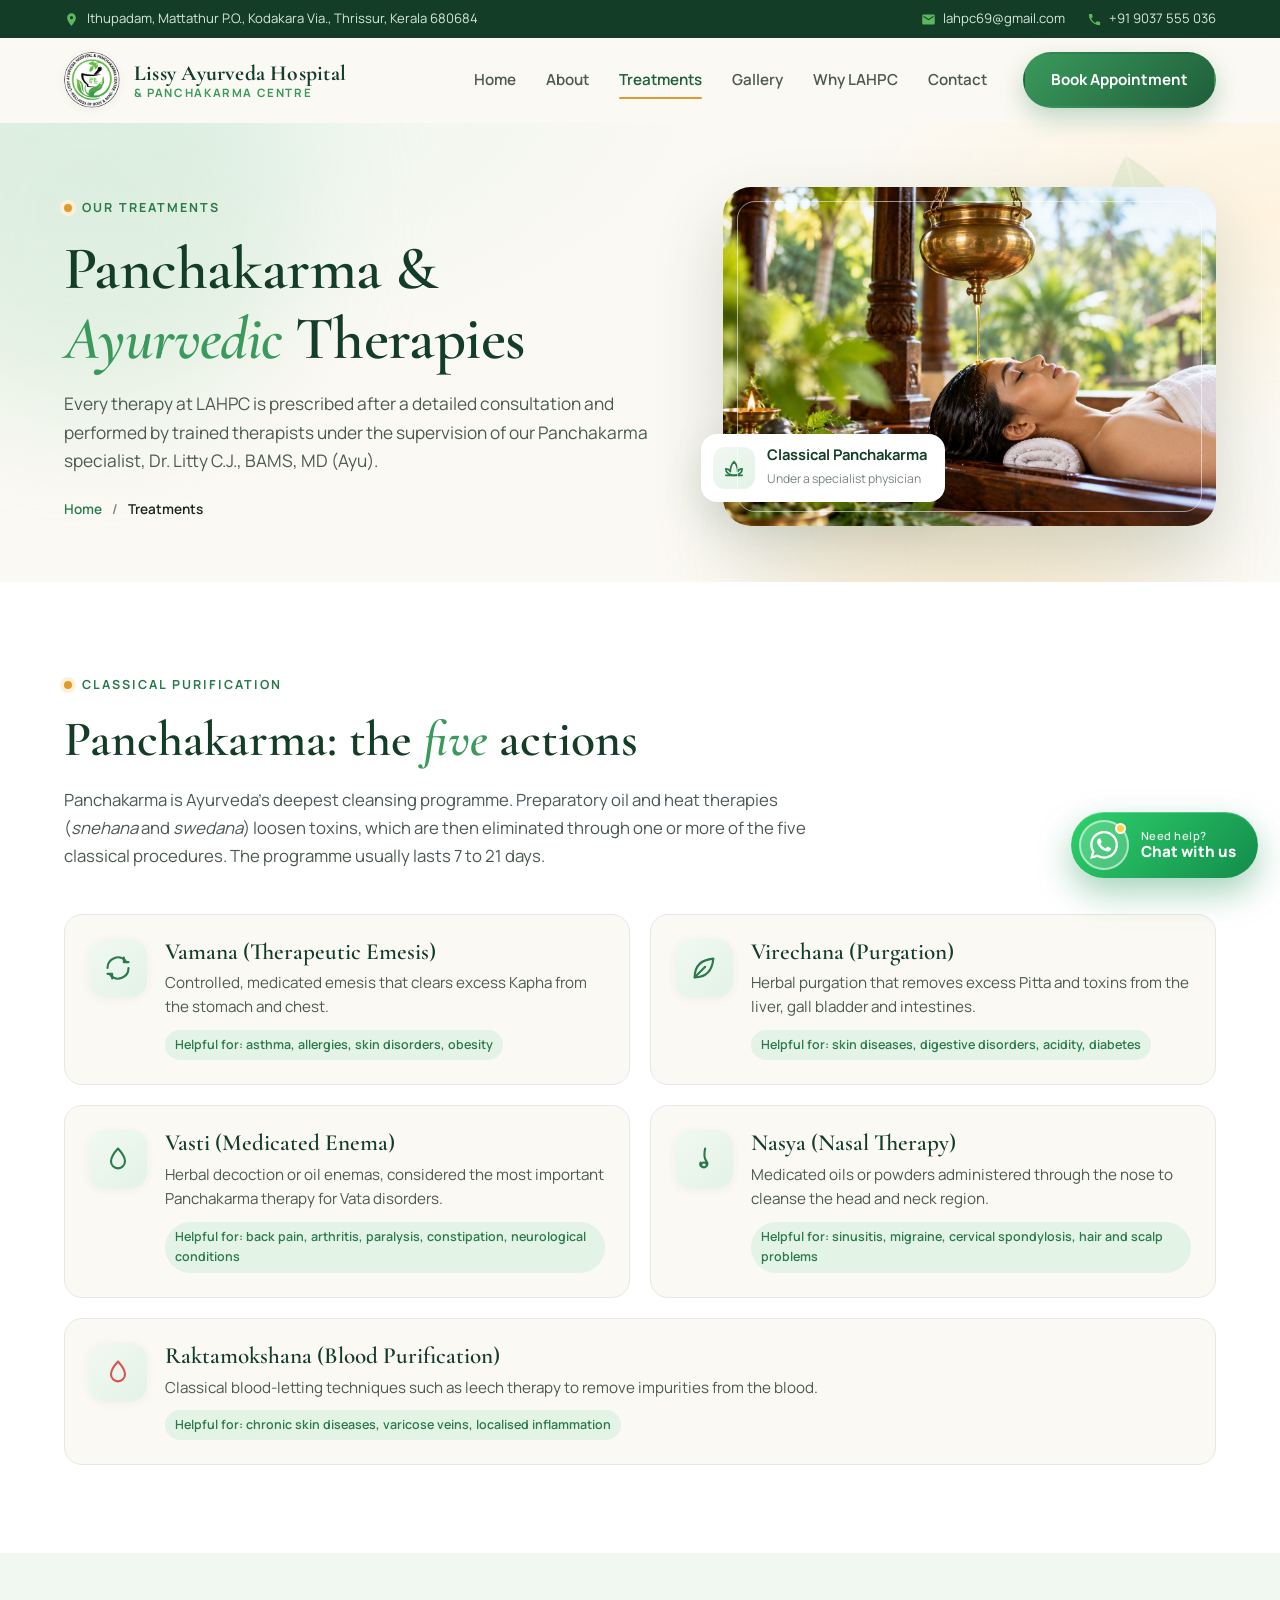
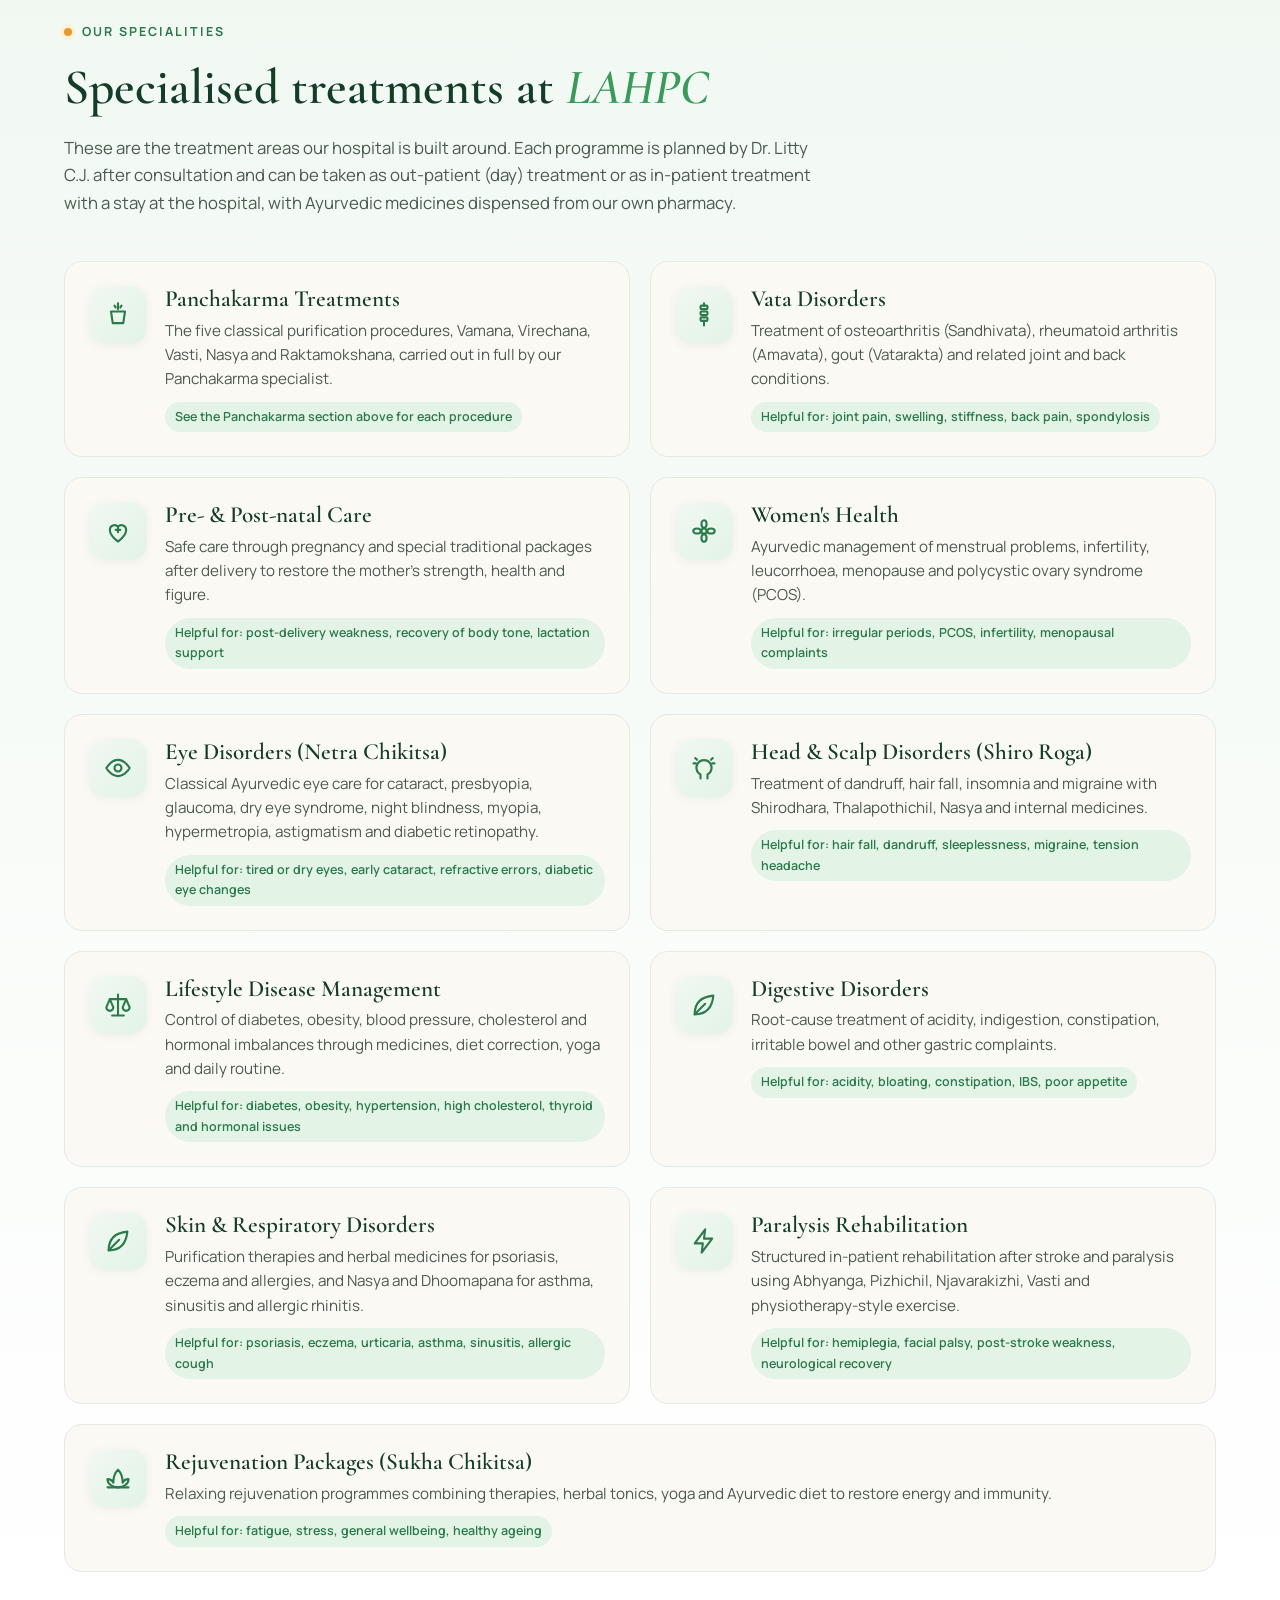
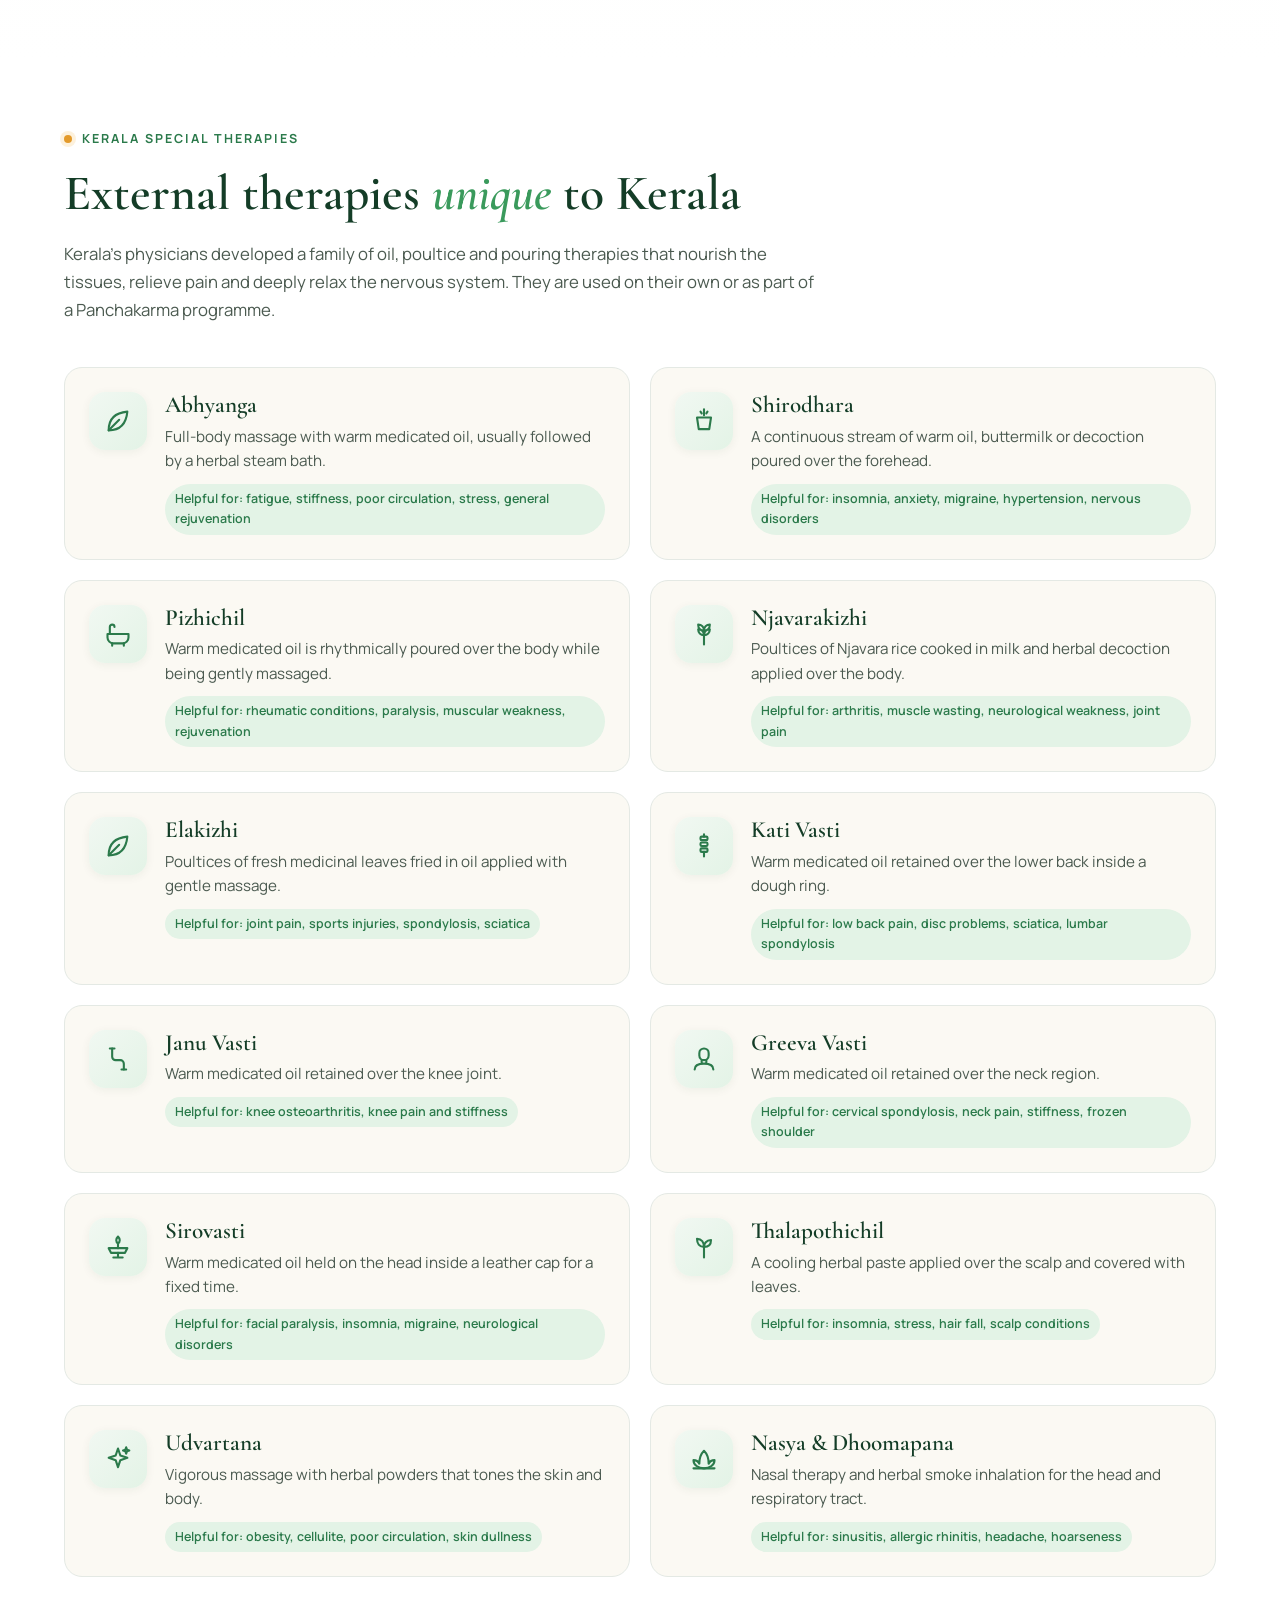
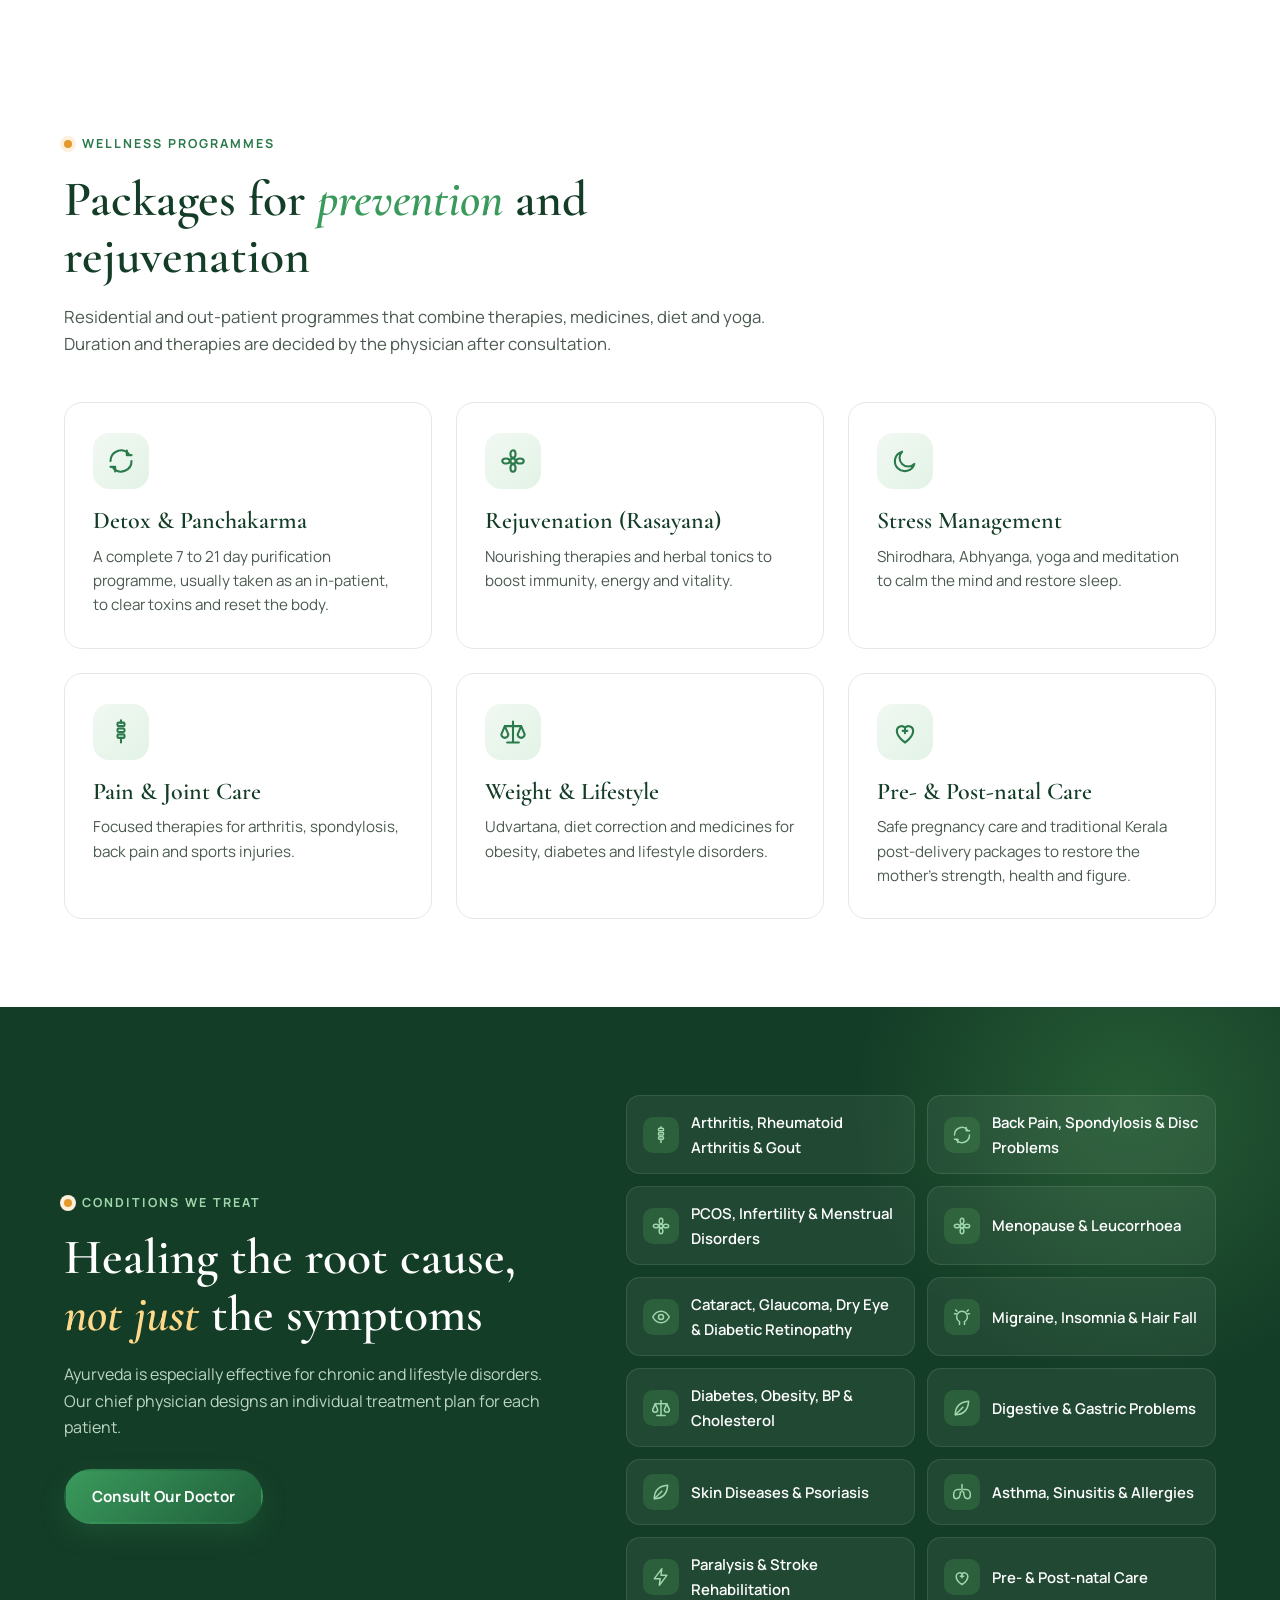
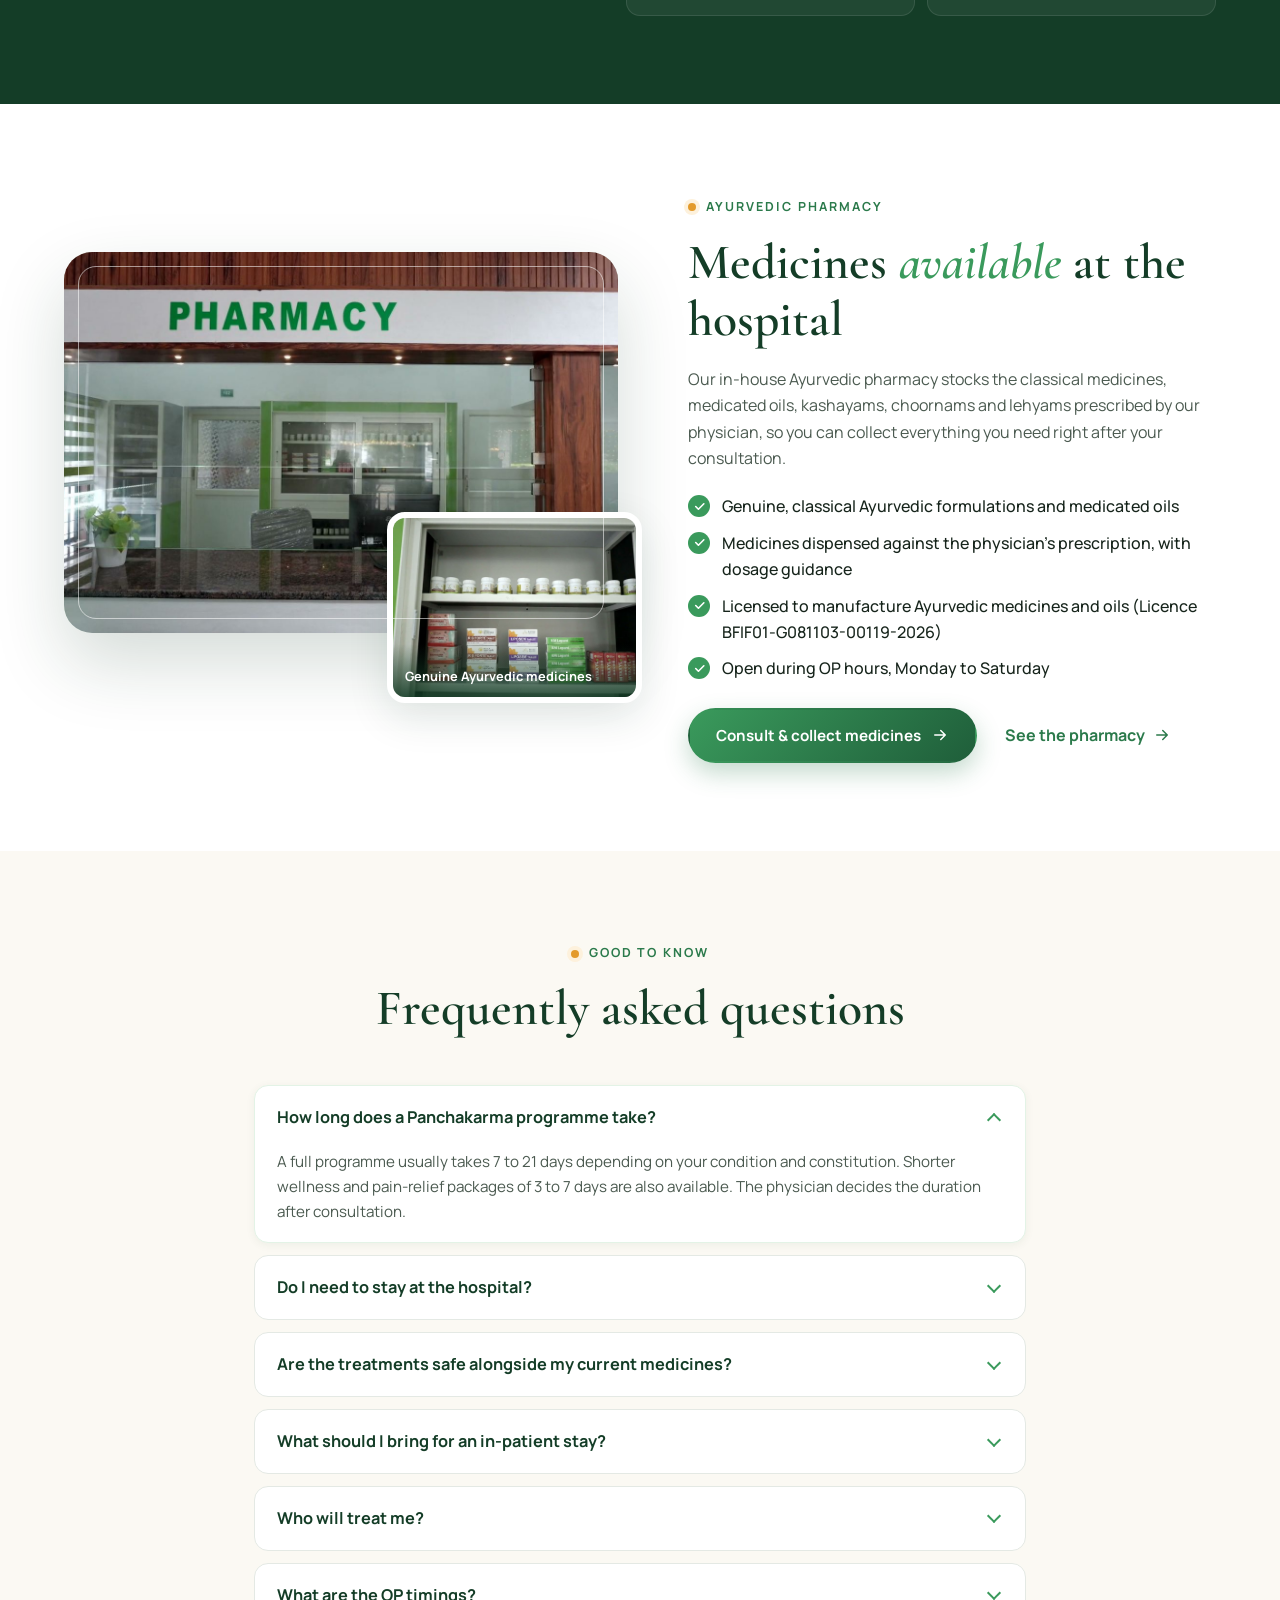
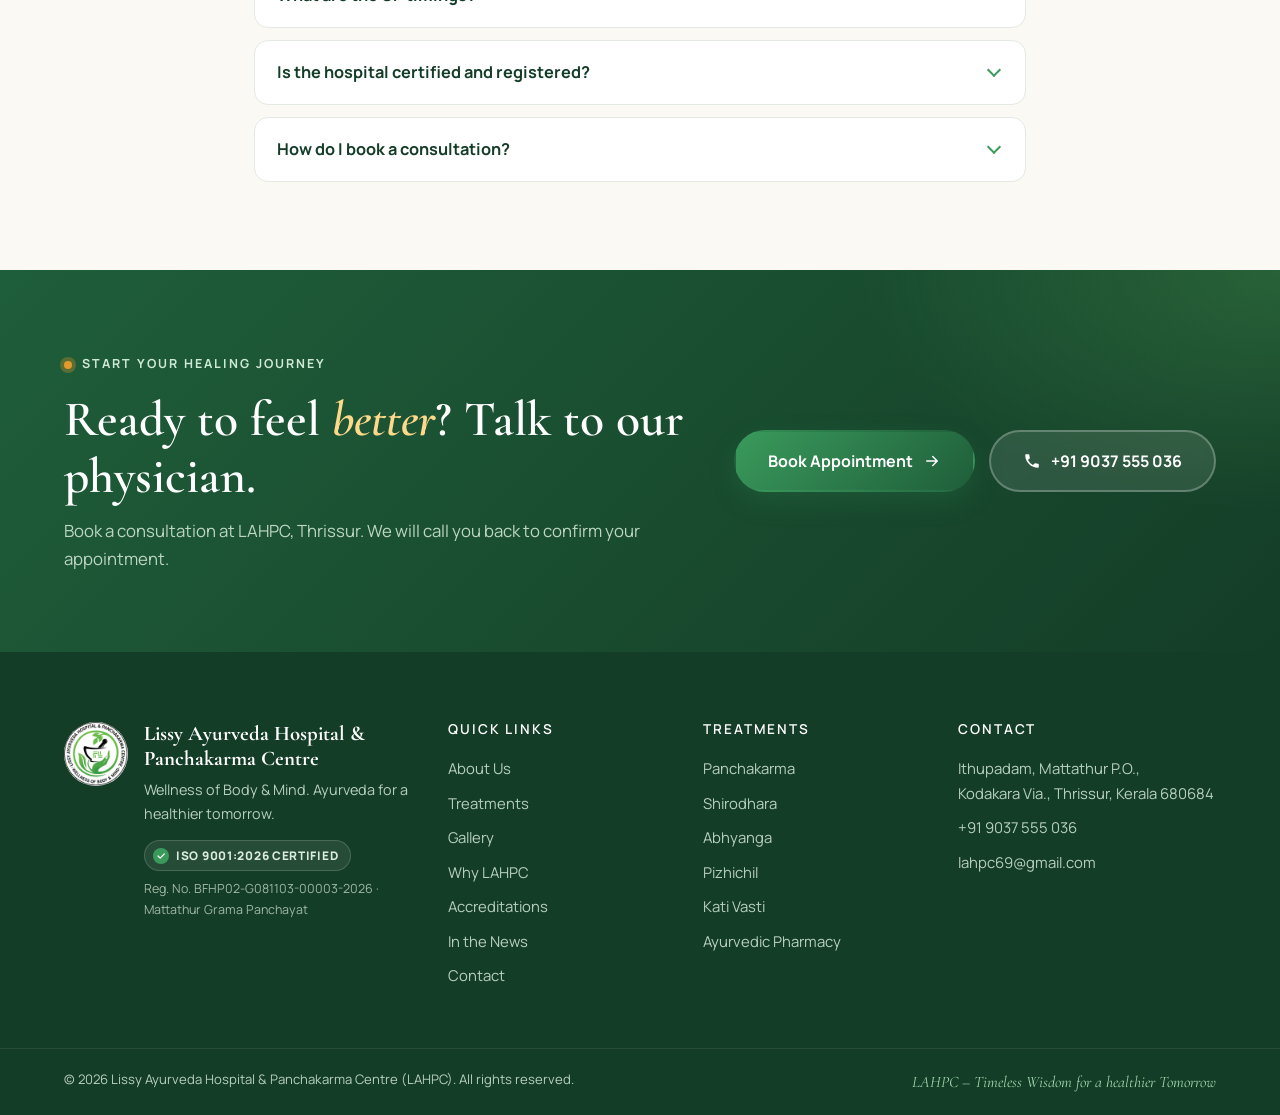
<file: treatments.html>
<!DOCTYPE html>
<html lang="en">
<head>
  <meta charset="UTF-8" />
  <meta name="viewport" content="width=device-width, initial-scale=1.0" />
  <title>Treatments | Lissy Ayurveda Hospital &amp; Panchakarma Centre (LAHPC)</title>
  <meta name="description" content="Panchakarma, Vata and joint disorders, women's health, pre- and post-natal care, eye care, lifestyle diseases and Kerala therapies at LAHPC, Thrissur, under Panchakarma specialist Dr. Litty C.J." />
  <meta name="theme-color" content="#1f5e3a" />
  <link rel="icon" type="image/png" href="assets/images/favicon.png" />
  <meta property="og:title" content="Treatments | LAHPC" />
  <meta property="og:description" content="Panchakarma, Vata and joint disorders, women's health, pre- and post-natal care, eye care, lifestyle diseases and Kerala therapies at LAHPC, Thrissur, under Panchakarma specialist Dr. Litty C.J." />
  <meta property="og:image" content="assets/images/hospital-building.jpg" />
  <meta property="og:type" content="website" />
  <link rel="preconnect" href="https://fonts.googleapis.com" />
  <link rel="preconnect" href="https://fonts.gstatic.com" crossorigin />
  <link href="https://fonts.googleapis.com/css2?family=Cormorant+Garamond:ital,wght@0,500;0,600;0,700;1,500;1,600&family=Manrope:wght@400;500;600;700;800&display=swap" rel="stylesheet" />
  <link rel="stylesheet" href="css/style.css" />
</head>
<body class="page-treatments">

  <!-- Icon sprite (outline icons, stroke = currentColor) -->
  <svg xmlns="http://www.w3.org/2000/svg" style="display:none" aria-hidden="true">
    <symbol id="i-leaf" viewBox="0 0 24 24"><path d="M4 20c0-9 5-15 16-16-1 11-7 16-16 16z"/><path d="M4 20l9-9"/></symbol>
    <symbol id="i-drop" viewBox="0 0 24 24"><path d="M12 3s6 6.5 6 11a6 6 0 0 1-12 0c0-4.5 6-11 6-11z"/></symbol>
    <symbol id="i-pour" viewBox="0 0 24 24"><path d="M6 9h12l-1.5 10h-9L6 9z"/><path d="M12 2v5M9 4l1 1.5M15 4l-1 1.5"/></symbol>
    <symbol id="i-spine" viewBox="0 0 24 24"><rect x="9" y="4" width="6" height="3" rx="1"/><rect x="9" y="9" width="6" height="3" rx="1"/><rect x="9" y="14" width="6" height="3" rx="1"/><path d="M12 17v4M12 2v2"/></symbol>
    <symbol id="i-mother" viewBox="0 0 24 24"><path d="M12 21s-7-4.5-7-10a4 4 0 0 1 7-2.6A4 4 0 0 1 19 11c0 5.5-7 10-7 10z"/><path d="M12 9v4M10 11h4"/></symbol>
    <symbol id="i-flower" viewBox="0 0 24 24"><circle cx="12" cy="12" r="2.2"/><ellipse cx="12" cy="6" rx="2.2" ry="3.2"/><ellipse cx="12" cy="18" rx="2.2" ry="3.2"/><ellipse cx="6" cy="12" rx="3.2" ry="2.2"/><ellipse cx="18" cy="12" rx="3.2" ry="2.2"/></symbol>
    <symbol id="i-eye" viewBox="0 0 24 24"><path d="M2 12s4-7 10-7 10 7 10 7-4 7-10 7S2 12 2 12z"/><circle cx="12" cy="12" r="3"/></symbol>
    <symbol id="i-head" viewBox="0 0 24 24"><path d="M9 21v-3.5a6.5 6.5 0 1 1 6 0V21"/><path d="M3 8h2M19 8h2M4.5 3.5L6 5M19.5 3.5L18 5"/></symbol>
    <symbol id="i-scales" viewBox="0 0 24 24"><path d="M12 3v18M7 21h10M5 7h14"/><path d="M5 7l-3 7a3 3 0 0 0 6 0L5 7zM19 7l-3 7a3 3 0 0 0 6 0l-3-7z"/></symbol>
    <symbol id="i-bolt" viewBox="0 0 24 24"><path d="M13 2L4 14h7l-1 8 9-12h-7l1-8z"/></symbol>
    <symbol id="i-lungs" viewBox="0 0 24 24"><path d="M12 3v9"/><path d="M10 12c0 5-2 8-5 8s-3-2-3-5 2-6 5-6h3M14 12c0 5 2 8 5 8s3-2 3-5-2-6-5-6h-3"/></symbol>
    <symbol id="i-lotus" viewBox="0 0 24 24"><path d="M12 20c-5 0-9-3-9-7 2 0 4 1 5 3 0-5 2-9 4-11 2 2 4 6 4 11 1-2 3-3 5-3 0 4-4 7-9 7z"/><path d="M3 20h18"/></symbol>
    <symbol id="i-cycle" viewBox="0 0 24 24"><path d="M21 12a9 9 0 0 1-15.5 6.3M3 12a9 9 0 0 1 15.5-6.3"/><path d="M17 3v4h4M7 21v-4H3"/></symbol>
    <symbol id="i-nose" viewBox="0 0 24 24"><path d="M13 3c-1 4-1 8 1 11a3 3 0 1 1-5 1"/><path d="M9.5 17.5a2.5 2.5 0 0 1 5 0"/></symbol>
    <symbol id="i-bath" viewBox="0 0 24 24"><path d="M3 12h18v3a5 5 0 0 1-5 5H8a5 5 0 0 1-5-5v-3z"/><path d="M5 12V6a2 2 0 0 1 4 0M7 20v2M17 20v2"/></symbol>
    <symbol id="i-grain" viewBox="0 0 24 24"><path d="M12 21V9"/><path d="M12 9c-3 0-5-2-5-5 3 0 5 2 5 5zM12 13c-3 0-5-2-5-5 3 0 5 2 5 5zM12 9c3 0 5-2 5-5-3 0-5 2-5 5zM12 13c3 0 5-2 5-5-3 0-5 2-5 5z"/></symbol>
    <symbol id="i-knee" viewBox="0 0 24 24"><path d="M7 3v7a3 3 0 0 0 3 3h4a3 3 0 0 1 3 3v5"/><path d="M5 3h4M15 21h4"/></symbol>
    <symbol id="i-neck" viewBox="0 0 24 24"><path d="M12 3a4 4 0 0 1 4 4v2a4 4 0 0 1-8 0V7a4 4 0 0 1 4-4z"/><path d="M10 13v3M14 13v3M4 21c0-3 3-5 8-5s8 2 8 5"/></symbol>
    <symbol id="i-lamp" viewBox="0 0 24 24"><path d="M4 13h16l-2 4H6l-2-4z"/><path d="M12 13V9"/><path d="M12 9c-2-1.5-2-4 0-6 2 2 2 4.5 0 6z"/><path d="M8 21h8M12 17v4"/></symbol>
    <symbol id="i-sprout" viewBox="0 0 24 24"><path d="M12 21v-9"/><path d="M12 12c-4 0-6-3-6-7 4 0 6 3 6 7zM12 12c0-3 2-6 6-6 0 4-2 6-6 6z"/></symbol>
    <symbol id="i-sparkle" viewBox="0 0 24 24"><path d="M12 3l2 6 6 2-6 2-2 6-2-6-6-2 6-2 2-6z"/><path d="M19 2l.7 2 2 .7-2 .7-.7 2-.7-2-2-.7 2-.7.7-2z"/></symbol>
    <symbol id="i-moon" viewBox="0 0 24 24"><path d="M20 14.5A8.5 8.5 0 1 1 9.5 4a7 7 0 0 0 10.5 10.5z"/></symbol>
    <symbol id="i-bed" viewBox="0 0 24 24"><path d="M3 18v-8a2 2 0 0 1 2-2h14a2 2 0 0 1 2 2v8"/><path d="M3 14h18M3 20v-2M21 20v-2"/><path d="M7 10V7a1 1 0 0 1 1-1h3v4"/></symbol>
    <symbol id="i-stethoscope" viewBox="0 0 24 24"><path d="M5 3v7a7 7 0 0 0 14 0V3"/><path d="M12 17v1a4 4 0 0 0 8 0v-3"/><circle cx="20" cy="12" r="2"/></symbol>
    <symbol id="i-bottle" viewBox="0 0 24 24"><path d="M9 3h6M10 3v4l-3 3v10a1 1 0 0 0 1 1h8a1 1 0 0 0 1-1V10l-3-3V3"/><path d="M7 14h10"/></symbol>
    <symbol id="i-bowl" viewBox="0 0 24 24"><path d="M3 11h18a9 9 0 0 1-18 0z"/><path d="M8 7c0-1.5 1-2 1-3M12 7c0-1.5 1-2 1-3M16 7c0-1.5 1-2 1-3M7 20h10"/></symbol>
    <symbol id="i-hospital" viewBox="0 0 24 24"><path d="M3 21V8l9-5 9 5v13M3 21h18"/><path d="M12 10v6M9 13h6M9 21v-4h6v4"/></symbol>
    <symbol id="i-scroll" viewBox="0 0 24 24"><path d="M6 3h12a2 2 0 0 1 2 2v12a2 2 0 0 1-2 2H8"/><path d="M6 3a2 2 0 0 0-2 2v2h4V5a2 2 0 0 0-2-2z"/><path d="M8 21a2 2 0 0 1-2-2V7M10 9h6M10 13h6"/></symbol>
    <symbol id="i-newspaper" viewBox="0 0 24 24"><path d="M4 5h16v14a2 2 0 0 1-2 2H4V5z"/><path d="M4 21a2 2 0 0 1-2-2V9h2"/><rect x="8" y="9" width="5" height="4"/><path d="M15 9h2M15 13h2M8 17h9"/></symbol>
    <symbol id="i-target" viewBox="0 0 24 24"><circle cx="12" cy="12" r="9"/><circle cx="12" cy="12" r="5"/><circle cx="12" cy="12" r="1.5"/></symbol>
    <symbol id="i-sunrise" viewBox="0 0 24 24"><path d="M12 3v3M5 7l1.5 1.5M19 7l-1.5 1.5M3 15h18M6 15a6 6 0 0 1 12 0M5 19h14"/></symbol>
    <symbol id="i-handshake" viewBox="0 0 24 24"><path d="M3 12l4-4h4l3 3-3 3-3-3"/><path d="M21 12l-4-4h-3"/><path d="M3 12v5l4 3 4-2M21 12v5l-4 3-3-2"/><path d="M13 11l3 3M10 14l3 3"/></symbol>
    <symbol id="i-wind" viewBox="0 0 24 24"><path d="M3 8h11a3 3 0 1 0-3-3M3 12h16a3 3 0 1 1-3 3M3 16h9a2 2 0 1 1-2 2"/></symbol>
    <symbol id="i-fire" viewBox="0 0 24 24"><path d="M12 22c-4 0-7-3-7-7 0-3 2-5 3-7 0 2 1 3 2 3 0-4 2-7 4-8 0 3 1 5 3 7 2 1.5 2 3.5 2 5 0 4-3 7-7 7z"/><path d="M12 22a3 3 0 0 1-3-3c0-2 3-4 3-4s3 2 3 4a3 3 0 0 1-3 3z"/></symbol>
    <symbol id="i-mic" viewBox="0 0 24 24"><rect x="9" y="3" width="6" height="12" rx="3"/><path d="M6 11a6 6 0 0 0 12 0M12 17v4M9 21h6"/></symbol>
    <symbol id="i-landmark" viewBox="0 0 24 24"><path d="M3 21h18M5 18h14M6 18v-8M10 18v-8M14 18v-8M18 18v-8"/><path d="M3 10l9-6 9 6H3z"/></symbol>
    <symbol id="i-cross" viewBox="0 0 24 24"><path d="M12 3v18M6 9h12"/></symbol>
    <symbol id="i-clock" viewBox="0 0 24 24"><circle cx="12" cy="12" r="9"/><path d="M12 7v5l3 2"/></symbol>
    <symbol id="i-camera" viewBox="0 0 24 24"><path d="M4 8h3l2-3h6l2 3h3v11H4V8z"/><circle cx="12" cy="13" r="3.5"/></symbol>
  </svg>

  <!-- ========== TOP BAR ========== -->
  <div class="topbar">
    <div class="container topbar__inner">
      <span class="topbar__item">
        <svg viewBox="0 0 24 24" aria-hidden="true"><path d="M12 2C8.1 2 5 5.1 5 9c0 5.2 7 13 7 13s7-7.8 7-13c0-3.9-3.1-7-7-7zm0 9.5a2.5 2.5 0 110-5 2.5 2.5 0 010 5z"/></svg>
        Ithupadam, Mattathur P.O., Kodakara Via., Thrissur, Kerala 680684
      </span>
      <span class="topbar__item topbar__item--right">
        <a href="mailto:lahpc69@gmail.com">
          <svg viewBox="0 0 24 24" aria-hidden="true"><path d="M20 4H4a2 2 0 00-2 2v12a2 2 0 002 2h16a2 2 0 002-2V6a2 2 0 00-2-2zm0 4l-8 5-8-5V6l8 5 8-5v2z"/></svg>
          lahpc69@gmail.com
        </a>
        <a href="tel:+919037555036">
          <svg viewBox="0 0 24 24" aria-hidden="true"><path d="M6.6 10.8a15.1 15.1 0 006.6 6.6l2.2-2.2a1 1 0 011-.25c1.1.37 2.3.57 3.6.57a1 1 0 011 1V20a1 1 0 01-1 1A17 17 0 013 4a1 1 0 011-1h3.5a1 1 0 011 1c0 1.25.2 2.45.57 3.57a1 1 0 01-.25 1L6.6 10.8z"/></svg>
          +91 9037 555 036
        </a>
      </span>
    </div>
  </div>

  <!-- ========== HEADER / NAV ========== -->
  <header class="header" id="header">
    <div class="container header__inner">
      <a href="index.html" class="brand" aria-label="Lissy Ayurveda Hospital & Panchakarma Centre home">
        <img src="assets/images/logo.png" alt="LAHPC logo" class="brand__logo" width="56" height="56" />
        <span class="brand__text">
          <span class="brand__name">Lissy Ayurveda Hospital</span>
          <span class="brand__sub">&amp; Panchakarma Centre</span>
        </span>
      </a>

      <div class="nav-backdrop" id="navBackdrop" aria-hidden="true"></div>
      <nav class="nav" id="nav" aria-label="Primary">
        <div class="nav__brand">
          <img src="assets/images/logo.png" alt="" width="48" height="48" />
          <div>
            <strong>LAHPC</strong>
            <span>Wellness of Body &amp; Mind</span>
          </div>
        </div>

        <div class="nav__links">
          <a href="index.html" class="nav__link">
            <svg class="nav__icon" viewBox="0 0 24 24" aria-hidden="true"><path d="M3 10l9-7 9 7v10a1 1 0 01-1 1h-5v-6H9v6H4a1 1 0 01-1-1V10z"/></svg>
            <span>Home</span>
          </a>
          <a href="about.html" class="nav__link">
            <svg class="nav__icon" viewBox="0 0 24 24" aria-hidden="true"><path d="M12 2a10 10 0 100 20 10 10 0 000-20zm1 15h-2v-6h2v6zm0-8h-2V7h2v2z"/></svg>
            <span>About</span>
          </a>
          <a href="treatments.html" class="nav__link is-active">
            <svg class="nav__icon" viewBox="0 0 24 24" aria-hidden="true"><path d="M20 4c-8 0-14 5-15 13l-2 3h2l1.5-2.3C14 18 20 12 20 4zM7 15c2-5 6-8 11-9-1 5-4 9-11 9z"/></svg>
            <span>Treatments</span>
          </a>
          <a href="gallery.html" class="nav__link">
            <svg class="nav__icon" viewBox="0 0 24 24" aria-hidden="true"><path d="M21 19V5a2 2 0 00-2-2H5a2 2 0 00-2 2v14a2 2 0 002 2h14a2 2 0 002-2zM8.5 13.5l2.5 3 3.5-4.5 4.5 6H5l3.5-4.5z"/></svg>
            <span>Gallery</span>
          </a>
          <a href="why-lahpc.html" class="nav__link">
            <svg class="nav__icon" viewBox="0 0 24 24" aria-hidden="true"><path d="M12 2l2.4 6.3L21 9l-5 4.2 1.6 6.8L12 16.4 6.4 20l1.6-6.8L3 9l6.6-.7z"/></svg>
            <span>Why LAHPC</span>
          </a>
          <a href="contact.html" class="nav__link">
            <svg class="nav__icon" viewBox="0 0 24 24" aria-hidden="true"><path d="M12 2C8.1 2 5 5.1 5 9c0 5.2 7 13 7 13s7-7.8 7-13c0-3.9-3.1-7-7-7zm0 9.5a2.5 2.5 0 110-5 2.5 2.5 0 010 5z"/></svg>
            <span>Contact</span>
          </a>
        </div>

        <a href="contact.html#appointment" class="btn btn--primary nav__cta">
          Book Appointment
          <svg viewBox="0 0 24 24" aria-hidden="true"><path d="M5 12h14M13 6l6 6-6 6" fill="none" stroke="currentColor" stroke-width="2" stroke-linecap="round" stroke-linejoin="round"/></svg>
        </a>

        <div class="nav__contact">
          <a href="tel:+919037555036" class="nav__contact-item">
            <span class="nav__contact-icon">
              <svg viewBox="0 0 24 24" aria-hidden="true"><path d="M6.6 10.8a15.1 15.1 0 006.6 6.6l2.2-2.2a1 1 0 011-.25c1.1.37 2.3.57 3.6.57a1 1 0 011 1V20a1 1 0 01-1 1A17 17 0 013 4a1 1 0 011-1h3.5a1 1 0 011 1c0 1.25.2 2.45.57 3.57a1 1 0 01-.25 1L6.6 10.8z"/></svg>
            </span>
            <span><small>Call us</small>+91 9037 555 036</span>
          </a>
          <a href="https://wa.me/919037555036?text=Hello%20LAHPC%2C%20I%20would%20like%20to%20book%20an%20appointment." target="_blank" rel="noopener" class="nav__contact-item">
            <span class="nav__contact-icon nav__contact-icon--wa">
              <svg viewBox="0 0 24 24" aria-hidden="true"><path d="M17.472 14.382c-.297-.149-1.758-.867-2.03-.967-.273-.099-.471-.148-.67.15-.197.297-.767.966-.94 1.164-.173.199-.347.223-.644.075-.297-.15-1.255-.463-2.39-1.475-.883-.788-1.48-1.761-1.653-2.059-.173-.297-.018-.458.13-.606.134-.133.298-.347.446-.52.149-.174.198-.298.298-.497.099-.198.05-.371-.025-.52-.075-.149-.669-1.612-.916-2.207-.242-.579-.487-.5-.669-.51-.173-.008-.371-.01-.57-.01-.198 0-.52.074-.792.372-.272.297-1.04 1.016-1.04 2.479 0 1.462 1.065 2.875 1.213 3.074.149.198 2.096 3.2 5.077 4.487.709.306 1.262.489 1.694.625.712.227 1.36.195 1.871.118.571-.085 1.758-.719 2.006-1.413.248-.694.248-1.289.173-1.413-.074-.124-.272-.198-.57-.347m-5.421 7.403h-.004a9.87 9.87 0 01-5.031-1.378l-.361-.214-3.741.982.998-3.648-.235-.374a9.86 9.86 0 01-1.51-5.26c.001-5.45 4.436-9.884 9.888-9.884 2.64 0 5.122 1.03 6.988 2.898a9.825 9.825 0 012.893 6.994c-.003 5.45-4.437 9.885-9.885 9.885m8.413-18.297A11.815 11.815 0 0012.05 0C5.495 0 .16 5.335.157 11.892c0 2.096.547 4.142 1.588 5.945L.057 24l6.305-1.654a11.882 11.882 0 005.683 1.448h.005c6.554 0 11.89-5.335 11.893-11.893a11.821 11.821 0 00-3.48-8.413Z"/></svg>
            </span>
            <span><small>WhatsApp</small>Chat with us</span>
          </a>
          <p class="nav__address">Ithupadam, Mattathur P.O., Kodakara Via., Thrissur 680684</p>
        </div>
      </nav>

      <button class="nav-toggle" id="navToggle" aria-label="Open menu" aria-expanded="false" aria-controls="nav">
        <span></span><span></span><span></span>
      </button>
    </div>
  </header>

  <main>
    <!-- ========== PAGE BANNER ========== -->
    <section class="banner">
      <div class="banner__bg" aria-hidden="true">
        <span class="hero__orb hero__orb--1"></span>
        <span class="hero__orb hero__orb--2"></span>
        <svg class="hero__leaf hero__leaf--r" viewBox="0 0 200 200"><path d="M20 180C20 80 80 20 180 20c0 100-60 160-160 160z" fill="currentColor"/><path d="M20 180L180 20" stroke="#fff" stroke-opacity=".35" stroke-width="4"/></svg>
      </div>
      <div class="container banner__inner">
        <div class="banner__content reveal">
        <span class="eyebrow"><span class="eyebrow__dot"></span>Our Treatments</span>
        <h1 class="banner__title">Panchakarma &amp; <em>Ayurvedic</em> Therapies</h1>
        <p class="banner__lead">Every therapy at LAHPC is prescribed after a detailed consultation and performed by trained therapists under the supervision of our Panchakarma specialist, Dr. Litty C.J., BAMS, MD (Ayu).</p>
        <nav class="crumbs" aria-label="Breadcrumb">
          <a href="index.html">Home</a><span>/</span><span aria-current="page">Treatments</span>
        </nav>
        </div>
        <div class="banner__visual reveal reveal--delay">
          <div class="banner__frame"><img src="assets/images/therapy.jpg" alt="Shirodhara therapy at LAHPC" /></div>
          <div class="banner__chip">
            <span class="banner__chip-icon"><svg class="icon" aria-hidden="true"><use href="#i-lotus"/></svg></span>
            <div><strong>Classical Panchakarma</strong><span>Under a specialist physician</span></div>
          </div>
        </div>
      </div>
    </section>

    <!-- ========== PANCHAKARMA ========== -->
    <section class="section tgroup" id="panchakarma">
      <div class="container">
        <div class="tgroup__head reveal">
          <span class="eyebrow"><span class="eyebrow__dot"></span>Classical Purification</span>
          <h2 class="section__title">Panchakarma: the <em>five</em> actions</h2>
          <p class="section__lead">
            Panchakarma is Ayurveda's deepest cleansing programme. Preparatory oil and heat therapies
            (<em>snehana</em> and <em>swedana</em>) loosen toxins, which are then eliminated through one or
            more of the five classical procedures. The programme usually lasts 7 to 21 days.
          </p>
        </div>
        <div class="tlist">
          <article class="tcard reveal">
            <div class="tcard__icon"><svg class="icon" aria-hidden="true"><use href="#i-cycle"/></svg></div>
            <div>
              <h3>Vamana (Therapeutic Emesis)</h3>
              <p>Controlled, medicated emesis that clears excess Kapha from the stomach and chest.</p>
              <span class="tcard__tag">Helpful for: asthma, allergies, skin disorders, obesity</span>
            </div>
          </article>
          <article class="tcard reveal">
            <div class="tcard__icon"><svg class="icon" aria-hidden="true"><use href="#i-leaf"/></svg></div>
            <div>
              <h3>Virechana (Purgation)</h3>
              <p>Herbal purgation that removes excess Pitta and toxins from the liver, gall bladder and intestines.</p>
              <span class="tcard__tag">Helpful for: skin diseases, digestive disorders, acidity, diabetes</span>
            </div>
          </article>
          <article class="tcard reveal">
            <div class="tcard__icon"><svg class="icon" aria-hidden="true"><use href="#i-drop"/></svg></div>
            <div>
              <h3>Vasti (Medicated Enema)</h3>
              <p>Herbal decoction or oil enemas, considered the most important Panchakarma therapy for Vata disorders.</p>
              <span class="tcard__tag">Helpful for: back pain, arthritis, paralysis, constipation, neurological conditions</span>
            </div>
          </article>
          <article class="tcard reveal">
            <div class="tcard__icon"><svg class="icon" aria-hidden="true"><use href="#i-nose"/></svg></div>
            <div>
              <h3>Nasya (Nasal Therapy)</h3>
              <p>Medicated oils or powders administered through the nose to cleanse the head and neck region.</p>
              <span class="tcard__tag">Helpful for: sinusitis, migraine, cervical spondylosis, hair and scalp problems</span>
            </div>
          </article>
          <article class="tcard reveal">
            <div class="tcard__icon"><svg class="icon icon--red" aria-hidden="true"><use href="#i-drop"/></svg></div>
            <div>
              <h3>Raktamokshana (Blood Purification)</h3>
              <p>Classical blood-letting techniques such as leech therapy to remove impurities from the blood.</p>
              <span class="tcard__tag">Helpful for: chronic skin diseases, varicose veins, localised inflammation</span>
            </div>
          </article>
        </div>
      </div>
    </section>

    <!-- ========== SPECIALISED TREATMENTS ========== -->
    <section class="section tgroup tgroup--alt" id="specialities">
      <div class="container">
        <div class="tgroup__head reveal">
          <span class="eyebrow"><span class="eyebrow__dot"></span>Our Specialities</span>
          <h2 class="section__title">Specialised treatments at <em>LAHPC</em></h2>
          <p class="section__lead">
            These are the treatment areas our hospital is built around. Each programme is planned by Dr. Litty C.J.
            after consultation and can be taken as out-patient (day) treatment or as in-patient treatment with a stay at
            the hospital, with Ayurvedic medicines dispensed from our own pharmacy.
          </p>
        </div>
        <div class="tlist">
          <article class="tcard reveal">
            <div class="tcard__icon"><svg class="icon" aria-hidden="true"><use href="#i-pour"/></svg></div>
            <div>
              <h3>Panchakarma Treatments</h3>
              <p>The five classical purification procedures, Vamana, Virechana, Vasti, Nasya and Raktamokshana, carried out in full by our Panchakarma specialist.</p>
              <span class="tcard__tag">See the Panchakarma section above for each procedure</span>
            </div>
          </article>
          <article class="tcard reveal">
            <div class="tcard__icon"><svg class="icon" aria-hidden="true"><use href="#i-spine"/></svg></div>
            <div>
              <h3>Vata Disorders</h3>
              <p>Treatment of osteoarthritis (Sandhivata), rheumatoid arthritis (Amavata), gout (Vatarakta) and related joint and back conditions.</p>
              <span class="tcard__tag">Helpful for: joint pain, swelling, stiffness, back pain, spondylosis</span>
            </div>
          </article>
          <article class="tcard reveal">
            <div class="tcard__icon"><svg class="icon" aria-hidden="true"><use href="#i-mother"/></svg></div>
            <div>
              <h3>Pre- &amp; Post-natal Care</h3>
              <p>Safe care through pregnancy and special traditional packages after delivery to restore the mother's strength, health and figure.</p>
              <span class="tcard__tag">Helpful for: post-delivery weakness, recovery of body tone, lactation support</span>
            </div>
          </article>
          <article class="tcard reveal">
            <div class="tcard__icon"><svg class="icon" aria-hidden="true"><use href="#i-flower"/></svg></div>
            <div>
              <h3>Women's Health</h3>
              <p>Ayurvedic management of menstrual problems, infertility, leucorrhoea, menopause and polycystic ovary syndrome (PCOS).</p>
              <span class="tcard__tag">Helpful for: irregular periods, PCOS, infertility, menopausal complaints</span>
            </div>
          </article>
          <article class="tcard reveal">
            <div class="tcard__icon"><svg class="icon" aria-hidden="true"><use href="#i-eye"/></svg></div>
            <div>
              <h3>Eye Disorders (Netra Chikitsa)</h3>
              <p>Classical Ayurvedic eye care for cataract, presbyopia, glaucoma, dry eye syndrome, night blindness, myopia, hypermetropia, astigmatism and diabetic retinopathy.</p>
              <span class="tcard__tag">Helpful for: tired or dry eyes, early cataract, refractive errors, diabetic eye changes</span>
            </div>
          </article>
          <article class="tcard reveal">
            <div class="tcard__icon"><svg class="icon" aria-hidden="true"><use href="#i-head"/></svg></div>
            <div>
              <h3>Head &amp; Scalp Disorders (Shiro Roga)</h3>
              <p>Treatment of dandruff, hair fall, insomnia and migraine with Shirodhara, Thalapothichil, Nasya and internal medicines.</p>
              <span class="tcard__tag">Helpful for: hair fall, dandruff, sleeplessness, migraine, tension headache</span>
            </div>
          </article>
          <article class="tcard reveal">
            <div class="tcard__icon"><svg class="icon" aria-hidden="true"><use href="#i-scales"/></svg></div>
            <div>
              <h3>Lifestyle Disease Management</h3>
              <p>Control of diabetes, obesity, blood pressure, cholesterol and hormonal imbalances through medicines, diet correction, yoga and daily routine.</p>
              <span class="tcard__tag">Helpful for: diabetes, obesity, hypertension, high cholesterol, thyroid and hormonal issues</span>
            </div>
          </article>
          <article class="tcard reveal">
            <div class="tcard__icon"><svg class="icon" aria-hidden="true"><use href="#i-leaf"/></svg></div>
            <div>
              <h3>Digestive Disorders</h3>
              <p>Root-cause treatment of acidity, indigestion, constipation, irritable bowel and other gastric complaints.</p>
              <span class="tcard__tag">Helpful for: acidity, bloating, constipation, IBS, poor appetite</span>
            </div>
          </article>
          <article class="tcard reveal">
            <div class="tcard__icon"><svg class="icon" aria-hidden="true"><use href="#i-leaf"/></svg></div>
            <div>
              <h3>Skin &amp; Respiratory Disorders</h3>
              <p>Purification therapies and herbal medicines for psoriasis, eczema and allergies, and Nasya and Dhoomapana for asthma, sinusitis and allergic rhinitis.</p>
              <span class="tcard__tag">Helpful for: psoriasis, eczema, urticaria, asthma, sinusitis, allergic cough</span>
            </div>
          </article>
          <article class="tcard reveal">
            <div class="tcard__icon"><svg class="icon" aria-hidden="true"><use href="#i-bolt"/></svg></div>
            <div>
              <h3>Paralysis Rehabilitation</h3>
              <p>Structured in-patient rehabilitation after stroke and paralysis using Abhyanga, Pizhichil, Njavarakizhi, Vasti and physiotherapy-style exercise.</p>
              <span class="tcard__tag">Helpful for: hemiplegia, facial palsy, post-stroke weakness, neurological recovery</span>
            </div>
          </article>
          <article class="tcard reveal">
            <div class="tcard__icon"><svg class="icon" aria-hidden="true"><use href="#i-lotus"/></svg></div>
            <div>
              <h3>Rejuvenation Packages (Sukha Chikitsa)</h3>
              <p>Relaxing rejuvenation programmes combining therapies, herbal tonics, yoga and Ayurvedic diet to restore energy and immunity.</p>
              <span class="tcard__tag">Helpful for: fatigue, stress, general wellbeing, healthy ageing</span>
            </div>
          </article>
        </div>
      </div>
    </section>

    <!-- ========== KERALA THERAPIES ========== -->
    <section class="section tgroup" id="kerala">
      <div class="container">
        <div class="tgroup__head reveal">
          <span class="eyebrow"><span class="eyebrow__dot"></span>Kerala Special Therapies</span>
          <h2 class="section__title">External therapies <em>unique</em> to Kerala</h2>
          <p class="section__lead">
            Kerala's physicians developed a family of oil, poultice and pouring therapies that nourish the
            tissues, relieve pain and deeply relax the nervous system. They are used on their own or as part
            of a Panchakarma programme.
          </p>
        </div>
        <div class="tlist">
          <article class="tcard reveal">
            <div class="tcard__icon"><svg class="icon" aria-hidden="true"><use href="#i-leaf"/></svg></div>
            <div>
              <h3>Abhyanga</h3>
              <p>Full-body massage with warm medicated oil, usually followed by a herbal steam bath.</p>
              <span class="tcard__tag">Helpful for: fatigue, stiffness, poor circulation, stress, general rejuvenation</span>
            </div>
          </article>
          <article class="tcard reveal">
            <div class="tcard__icon"><svg class="icon" aria-hidden="true"><use href="#i-pour"/></svg></div>
            <div>
              <h3>Shirodhara</h3>
              <p>A continuous stream of warm oil, buttermilk or decoction poured over the forehead.</p>
              <span class="tcard__tag">Helpful for: insomnia, anxiety, migraine, hypertension, nervous disorders</span>
            </div>
          </article>
          <article class="tcard reveal">
            <div class="tcard__icon"><svg class="icon" aria-hidden="true"><use href="#i-bath"/></svg></div>
            <div>
              <h3>Pizhichil</h3>
              <p>Warm medicated oil is rhythmically poured over the body while being gently massaged.</p>
              <span class="tcard__tag">Helpful for: rheumatic conditions, paralysis, muscular weakness, rejuvenation</span>
            </div>
          </article>
          <article class="tcard reveal">
            <div class="tcard__icon"><svg class="icon" aria-hidden="true"><use href="#i-grain"/></svg></div>
            <div>
              <h3>Njavarakizhi</h3>
              <p>Poultices of Njavara rice cooked in milk and herbal decoction applied over the body.</p>
              <span class="tcard__tag">Helpful for: arthritis, muscle wasting, neurological weakness, joint pain</span>
            </div>
          </article>
          <article class="tcard reveal">
            <div class="tcard__icon"><svg class="icon" aria-hidden="true"><use href="#i-leaf"/></svg></div>
            <div>
              <h3>Elakizhi</h3>
              <p>Poultices of fresh medicinal leaves fried in oil applied with gentle massage.</p>
              <span class="tcard__tag">Helpful for: joint pain, sports injuries, spondylosis, sciatica</span>
            </div>
          </article>
          <article class="tcard reveal">
            <div class="tcard__icon"><svg class="icon" aria-hidden="true"><use href="#i-spine"/></svg></div>
            <div>
              <h3>Kati Vasti</h3>
              <p>Warm medicated oil retained over the lower back inside a dough ring.</p>
              <span class="tcard__tag">Helpful for: low back pain, disc problems, sciatica, lumbar spondylosis</span>
            </div>
          </article>
          <article class="tcard reveal">
            <div class="tcard__icon"><svg class="icon" aria-hidden="true"><use href="#i-knee"/></svg></div>
            <div>
              <h3>Janu Vasti</h3>
              <p>Warm medicated oil retained over the knee joint.</p>
              <span class="tcard__tag">Helpful for: knee osteoarthritis, knee pain and stiffness</span>
            </div>
          </article>
          <article class="tcard reveal">
            <div class="tcard__icon"><svg class="icon" aria-hidden="true"><use href="#i-neck"/></svg></div>
            <div>
              <h3>Greeva Vasti</h3>
              <p>Warm medicated oil retained over the neck region.</p>
              <span class="tcard__tag">Helpful for: cervical spondylosis, neck pain, stiffness, frozen shoulder</span>
            </div>
          </article>
          <article class="tcard reveal">
            <div class="tcard__icon"><svg class="icon" aria-hidden="true"><use href="#i-lamp"/></svg></div>
            <div>
              <h3>Sirovasti</h3>
              <p>Warm medicated oil held on the head inside a leather cap for a fixed time.</p>
              <span class="tcard__tag">Helpful for: facial paralysis, insomnia, migraine, neurological disorders</span>
            </div>
          </article>
          <article class="tcard reveal">
            <div class="tcard__icon"><svg class="icon" aria-hidden="true"><use href="#i-sprout"/></svg></div>
            <div>
              <h3>Thalapothichil</h3>
              <p>A cooling herbal paste applied over the scalp and covered with leaves.</p>
              <span class="tcard__tag">Helpful for: insomnia, stress, hair fall, scalp conditions</span>
            </div>
          </article>
          <article class="tcard reveal">
            <div class="tcard__icon"><svg class="icon" aria-hidden="true"><use href="#i-sparkle"/></svg></div>
            <div>
              <h3>Udvartana</h3>
              <p>Vigorous massage with herbal powders that tones the skin and body.</p>
              <span class="tcard__tag">Helpful for: obesity, cellulite, poor circulation, skin dullness</span>
            </div>
          </article>
          <article class="tcard reveal">
            <div class="tcard__icon"><svg class="icon" aria-hidden="true"><use href="#i-lotus"/></svg></div>
            <div>
              <h3>Nasya &amp; Dhoomapana</h3>
              <p>Nasal therapy and herbal smoke inhalation for the head and respiratory tract.</p>
              <span class="tcard__tag">Helpful for: sinusitis, allergic rhinitis, headache, hoarseness</span>
            </div>
          </article>
        </div>
      </div>
    </section>

    <!-- ========== PROGRAMMES ========== -->
    <section class="section tgroup" id="programmes">
      <div class="container">
        <div class="tgroup__head reveal">
          <span class="eyebrow"><span class="eyebrow__dot"></span>Wellness Programmes</span>
          <h2 class="section__title">Packages for <em>prevention</em> and rejuvenation</h2>
          <p class="section__lead">
            Residential and out-patient programmes that combine therapies, medicines, diet and yoga.
            Duration and therapies are decided by the physician after consultation.
          </p>
        </div>
        <div class="grid grid--3">
          <article class="card reveal"><div class="card__icon"><svg class="icon" aria-hidden="true"><use href="#i-cycle"/></svg></div><h3>Detox &amp; Panchakarma</h3><p>A complete 7 to 21 day purification programme, usually taken as an in-patient, to clear toxins and reset the body.</p></article>
          <article class="card reveal"><div class="card__icon"><svg class="icon" aria-hidden="true"><use href="#i-flower"/></svg></div><h3>Rejuvenation (Rasayana)</h3><p>Nourishing therapies and herbal tonics to boost immunity, energy and vitality.</p></article>
          <article class="card reveal"><div class="card__icon"><svg class="icon" aria-hidden="true"><use href="#i-moon"/></svg></div><h3>Stress Management</h3><p>Shirodhara, Abhyanga, yoga and meditation to calm the mind and restore sleep.</p></article>
          <article class="card reveal"><div class="card__icon"><svg class="icon" aria-hidden="true"><use href="#i-spine"/></svg></div><h3>Pain &amp; Joint Care</h3><p>Focused therapies for arthritis, spondylosis, back pain and sports injuries.</p></article>
          <article class="card reveal"><div class="card__icon"><svg class="icon" aria-hidden="true"><use href="#i-scales"/></svg></div><h3>Weight &amp; Lifestyle</h3><p>Udvartana, diet correction and medicines for obesity, diabetes and lifestyle disorders.</p></article>
          <article class="card reveal"><div class="card__icon"><svg class="icon" aria-hidden="true"><use href="#i-mother"/></svg></div><h3>Pre- &amp; Post-natal Care</h3><p>Safe pregnancy care and traditional Kerala post-delivery packages to restore the mother's strength, health and figure.</p></article>
        </div>
      </div>
    </section>

    <!-- ========== CONDITIONS ========== -->
    <section class="section conditions" id="conditions">
      <div class="container conditions__inner">
        <div class="conditions__content reveal">
          <span class="eyebrow"><span class="eyebrow__dot"></span>Conditions We Treat</span>
          <h2 class="section__title">Healing the root cause, <em>not just</em> the symptoms</h2>
          <p>Ayurveda is especially effective for chronic and lifestyle disorders. Our chief physician designs an individual treatment plan for each patient.</p>
          <a href="contact.html#appointment" class="btn btn--primary">Consult Our Doctor</a>
        </div>
        <ul class="conditions__list reveal reveal--delay">
          <li><span><svg class="icon" aria-hidden="true"><use href="#i-spine"/></svg></span> Arthritis, Rheumatoid Arthritis &amp; Gout</li>
          <li><span><svg class="icon" aria-hidden="true"><use href="#i-cycle"/></svg></span> Back Pain, Spondylosis &amp; Disc Problems</li>
          <li><span><svg class="icon" aria-hidden="true"><use href="#i-flower"/></svg></span> PCOS, Infertility &amp; Menstrual Disorders</li>
          <li><span><svg class="icon" aria-hidden="true"><use href="#i-flower"/></svg></span> Menopause &amp; Leucorrhoea</li>
          <li><span><svg class="icon" aria-hidden="true"><use href="#i-eye"/></svg></span> Cataract, Glaucoma, Dry Eye &amp; Diabetic Retinopathy</li>
          <li><span><svg class="icon" aria-hidden="true"><use href="#i-head"/></svg></span> Migraine, Insomnia &amp; Hair Fall</li>
          <li><span><svg class="icon" aria-hidden="true"><use href="#i-scales"/></svg></span> Diabetes, Obesity, BP &amp; Cholesterol</li>
          <li><span><svg class="icon" aria-hidden="true"><use href="#i-leaf"/></svg></span> Digestive &amp; Gastric Problems</li>
          <li><span><svg class="icon" aria-hidden="true"><use href="#i-leaf"/></svg></span> Skin Diseases &amp; Psoriasis</li>
          <li><span><svg class="icon" aria-hidden="true"><use href="#i-lungs"/></svg></span> Asthma, Sinusitis &amp; Allergies</li>
          <li><span><svg class="icon" aria-hidden="true"><use href="#i-bolt"/></svg></span> Paralysis &amp; Stroke Rehabilitation</li>
          <li><span><svg class="icon" aria-hidden="true"><use href="#i-mother"/></svg></span> Pre- &amp; Post-natal Care</li>
        </ul>
      </div>
    </section>

    <!-- ========== PHARMACY ========== -->
    <section class="section pharma" id="pharmacy">
      <div class="container pharma__inner">
        <div class="pharma__media reveal">
          <div class="pharma__main">
            <img src="assets/images/rooms/pharmacy.jpg" alt="Ayurvedic pharmacy counter at LAHPC" loading="lazy" width="1400" height="788" />
          </div>
          <div class="pharma__thumb">
            <img src="assets/images/rooms/pharmacy-medicines.jpg" alt="Shelves of Ayurvedic medicines in the LAHPC pharmacy" loading="lazy" width="1400" height="788" />
            <span>Genuine Ayurvedic medicines</span>
          </div>
        </div>
        <div class="pharma__content reveal reveal--delay">
          <span class="eyebrow"><span class="eyebrow__dot"></span>Ayurvedic Pharmacy</span>
          <h2 class="section__title">Medicines <em>available</em> at the hospital</h2>
          <p>
            Our in-house Ayurvedic pharmacy stocks the classical medicines, medicated oils, kashayams, choornams and
            lehyams prescribed by our physician, so you can collect everything you need right after your consultation.
          </p>
          <ul class="checklist">
            <li>Genuine, classical Ayurvedic formulations and medicated oils</li>
            <li>Medicines dispensed against the physician&rsquo;s prescription, with dosage guidance</li>
            <li>Licensed to manufacture Ayurvedic medicines and oils (Licence BFIF01-G081103-00119-2026)</li>
            <li>Open during OP hours, Monday to Saturday</li>
          </ul>
          <div class="about__cta">
            <a href="contact.html#appointment" class="btn btn--primary">Consult &amp; collect medicines <svg viewBox="0 0 24 24" aria-hidden="true"><path d="M5 12h14M13 6l6 6-6 6" fill="none" stroke="currentColor" stroke-width="2" stroke-linecap="round" stroke-linejoin="round"/></svg></a>
            <a href="gallery.html#facilities" class="link-arrow">See the pharmacy <svg viewBox="0 0 24 24" aria-hidden="true"><path d="M5 12h14M13 6l6 6-6 6" fill="none" stroke="currentColor" stroke-width="2" stroke-linecap="round" stroke-linejoin="round"/></svg></a>
          </div>
        </div>
      </div>
    </section>

    <!-- ========== FAQ ========== -->
    <section class="section faq">
      <div class="container faq__inner">
        <div class="section__head reveal">
          <span class="eyebrow eyebrow--center"><span class="eyebrow__dot"></span>Good to Know</span>
          <h2 class="section__title">Frequently asked questions</h2>
        </div>
        <div class="faq__list reveal">
          <details class="faq__item" open>
            <summary>How long does a Panchakarma programme take?</summary>
            <p>A full programme usually takes 7 to 21 days depending on your condition and constitution. Shorter wellness and pain-relief packages of 3 to 7 days are also available. The physician decides the duration after consultation.</p>
          </details>
          <details class="faq__item">
            <summary>Do I need to stay at the hospital?</summary>
            <p>Not always. Many therapies can be taken as an out-patient during OP hours. Intensive Panchakarma and rehabilitation programmes give the best results with a residential stay, because rest, diet and routine are part of the treatment. Our in-patient facility offers ward, single, double and air-conditioned rooms with WiFi, and meals come from our yoga and diet-regulated Ayurvedic kitchen.</p>
          </details>
          <details class="faq__item">
            <summary>Are the treatments safe alongside my current medicines?</summary>
            <p>Yes, in most cases. Please bring your medical reports and a list of current medicines to the consultation so the physician can plan treatment safely.</p>
          </details>
          <details class="faq__item">
            <summary>What should I bring for an in-patient stay?</summary>
            <p>Comfortable cotton clothing, personal toiletries, your medical records and any regular medicines. Everything needed for the therapies is provided by the hospital.</p>
          </details>
          <details class="faq__item">
            <summary>Who will treat me?</summary>
            <p>All treatment at LAHPC is planned and supervised by our chief physician, Dr. Litty C.J., who holds a B.A.M.S. and an M.D. (Ayu) in Panchakarma. Therapies are carried out by professionally qualified paramedical staff and trained therapists.</p>
          </details>
          <details class="faq__item">
            <summary>What are the OP timings?</summary>
            <p>Out-patient consultation is available Monday to Saturday, 9:00 AM – 1:00 PM and 2:00 PM – 5:00 PM. In-patient care is available round the clock. Please call ahead on +91 9037 555 036 to fix a time.</p>
          </details>
          <details class="faq__item">
            <summary>Is the hospital certified and registered?</summary>
            <p>Yes. LAHPC's quality management system is ISO 9001:2026 certified (certificate ISAO-QMS-26-LAHPC-10056), and the hospital is registered with Mattathur Grama Panchayat as a private Ayurvedic hospital (Reg. No. BFHP02-G081103-00003-2026) and licensed to manufacture Ayurvedic medicines and oils. See our <a href="about.html#accreditations" class="link-arrow">accreditations and licences</a>.</p>
          </details>
          <details class="faq__item">
            <summary>How do I book a consultation?</summary>
            <p>Call or WhatsApp us on +91 9037 555 036, or use the appointment form on our contact page. We will call you back to confirm the date and time.</p>
          </details>
        </div>
      </div>
    </section>

    <!-- ========== CTA BAND ========== -->
    <section class="cta-band">
      <div class="container cta-band__inner reveal">
        <div>
          <span class="eyebrow eyebrow--light"><span class="eyebrow__dot"></span>Start Your Healing Journey</span>
          <h2 class="section__title section__title--light">Ready to feel <em>better</em>? Talk to our physician.</h2>
          <p>Book a consultation at LAHPC, Thrissur. We will call you back to confirm your appointment.</p>
        </div>
        <div class="cta-band__actions">
          <a href="contact.html#appointment" class="btn btn--primary btn--lg">Book Appointment <svg viewBox="0 0 24 24" aria-hidden="true"><path d="M5 12h14M13 6l6 6-6 6" fill="none" stroke="currentColor" stroke-width="2" stroke-linecap="round" stroke-linejoin="round"/></svg></a>
          <a href="tel:+919037555036" class="btn btn--ghost btn--lg">
            <svg viewBox="0 0 24 24" aria-hidden="true"><path d="M6.6 10.8a15.1 15.1 0 006.6 6.6l2.2-2.2a1 1 0 011-.25c1.1.37 2.3.57 3.6.57a1 1 0 011 1V20a1 1 0 01-1 1A17 17 0 013 4a1 1 0 011-1h3.5a1 1 0 011 1c0 1.25.2 2.45.57 3.57a1 1 0 01-.25 1L6.6 10.8z"/></svg>
            +91 9037 555 036
          </a>
        </div>
      </div>
    </section>

  </main>

  <!-- ========== FOOTER ========== -->
  <footer class="footer">
    <div class="container footer__inner">
      <div class="footer__brand">
        <img src="assets/images/logo.png" alt="LAHPC logo" width="64" height="64" />
        <div>
          <strong>Lissy Ayurveda Hospital &amp; Panchakarma Centre</strong>
          <p>Wellness of Body &amp; Mind. Ayurveda for a healthier tomorrow.</p>
          <p class="footer__cert"><span class="badge-iso badge-iso--light">ISO 9001:2026 Certified</span><small>Reg. No. BFHP02-G081103-00003-2026 · Mattathur Grama Panchayat</small></p>
        </div>
      </div>

      <div class="footer__col">
        <h4>Quick Links</h4>
        <a href="about.html">About Us</a>
        <a href="treatments.html">Treatments</a>
        <a href="gallery.html">Gallery</a>
        <a href="why-lahpc.html">Why LAHPC</a>
        <a href="about.html#accreditations">Accreditations</a>
        <a href="about.html#press">In the News</a>
        <a href="contact.html">Contact</a>
      </div>

      <div class="footer__col">
        <h4>Treatments</h4>
        <a href="treatments.html#panchakarma">Panchakarma</a>
        <a href="treatments.html#kerala">Shirodhara</a>
        <a href="treatments.html#kerala">Abhyanga</a>
        <a href="treatments.html#kerala">Pizhichil</a>
        <a href="treatments.html#kerala">Kati Vasti</a>
        <a href="index.html#pharmacy">Ayurvedic Pharmacy</a>
      </div>

      <div class="footer__col">
        <h4>Contact</h4>
        <p>Ithupadam, Mattathur P.O.,<br />Kodakara Via., Thrissur, Kerala 680684</p>
        <a href="tel:+919037555036">+91 9037 555 036</a>
        <a href="mailto:lahpc69@gmail.com">lahpc69@gmail.com</a>
      </div>
    </div>
    <div class="footer__bottom">
      <div class="container">
        <p>© <span id="year"></span> Lissy Ayurveda Hospital &amp; Panchakarma Centre (LAHPC). All rights reserved.</p>
        <p class="footer__tag">LAHPC – Timeless Wisdom for a healthier Tomorrow</p>
      </div>
    </div>
  </footer>

  <!-- Floating WhatsApp -->
  <a href="https://wa.me/919037555036?text=Hello%20LAHPC%2C%20I%20would%20like%20to%20know%20more%20about%20your%20treatments." class="wa-float" target="_blank" rel="noopener" aria-label="Chat with us on WhatsApp">
    <span class="wa-float__icon">
      <svg viewBox="0 0 24 24" aria-hidden="true"><path d="M17.472 14.382c-.297-.149-1.758-.867-2.03-.967-.273-.099-.471-.148-.67.15-.197.297-.767.966-.94 1.164-.173.199-.347.223-.644.075-.297-.15-1.255-.463-2.39-1.475-.883-.788-1.48-1.761-1.653-2.059-.173-.297-.018-.458.13-.606.134-.133.298-.347.446-.52.149-.174.198-.298.298-.497.099-.198.05-.371-.025-.52-.075-.149-.669-1.612-.916-2.207-.242-.579-.487-.5-.669-.51-.173-.008-.371-.01-.57-.01-.198 0-.52.074-.792.372-.272.297-1.04 1.016-1.04 2.479 0 1.462 1.065 2.875 1.213 3.074.149.198 2.096 3.2 5.077 4.487.709.306 1.262.489 1.694.625.712.227 1.36.195 1.871.118.571-.085 1.758-.719 2.006-1.413.248-.694.248-1.289.173-1.413-.074-.124-.272-.198-.57-.347m-5.421 7.403h-.004a9.87 9.87 0 01-5.031-1.378l-.361-.214-3.741.982.998-3.648-.235-.374a9.86 9.86 0 01-1.51-5.26c.001-5.45 4.436-9.884 9.888-9.884 2.64 0 5.122 1.03 6.988 2.898a9.825 9.825 0 012.893 6.994c-.003 5.45-4.437 9.885-9.885 9.885m8.413-18.297A11.815 11.815 0 0012.05 0C5.495 0 .16 5.335.157 11.892c0 2.096.547 4.142 1.588 5.945L.057 24l6.305-1.654a11.882 11.882 0 005.683 1.448h.005c6.554 0 11.89-5.335 11.893-11.893a11.821 11.821 0 00-3.48-8.413Z"/></svg>
      <span class="wa-float__dot"></span>
    </span>
    <span class="wa-float__text">
      <small>Need help?</small>
      <strong>Chat with us</strong>
    </span>
  </a>

  <!-- Back to top -->
  <button class="to-top" id="toTop" aria-label="Back to top">
    <svg viewBox="0 0 24 24"><path d="M12 19V5M5 12l7-7 7 7" fill="none" stroke="currentColor" stroke-width="2.2" stroke-linecap="round" stroke-linejoin="round"/></svg>
  </button>

  <script src="js/main.js"></script>
</body>
</html>
</file>
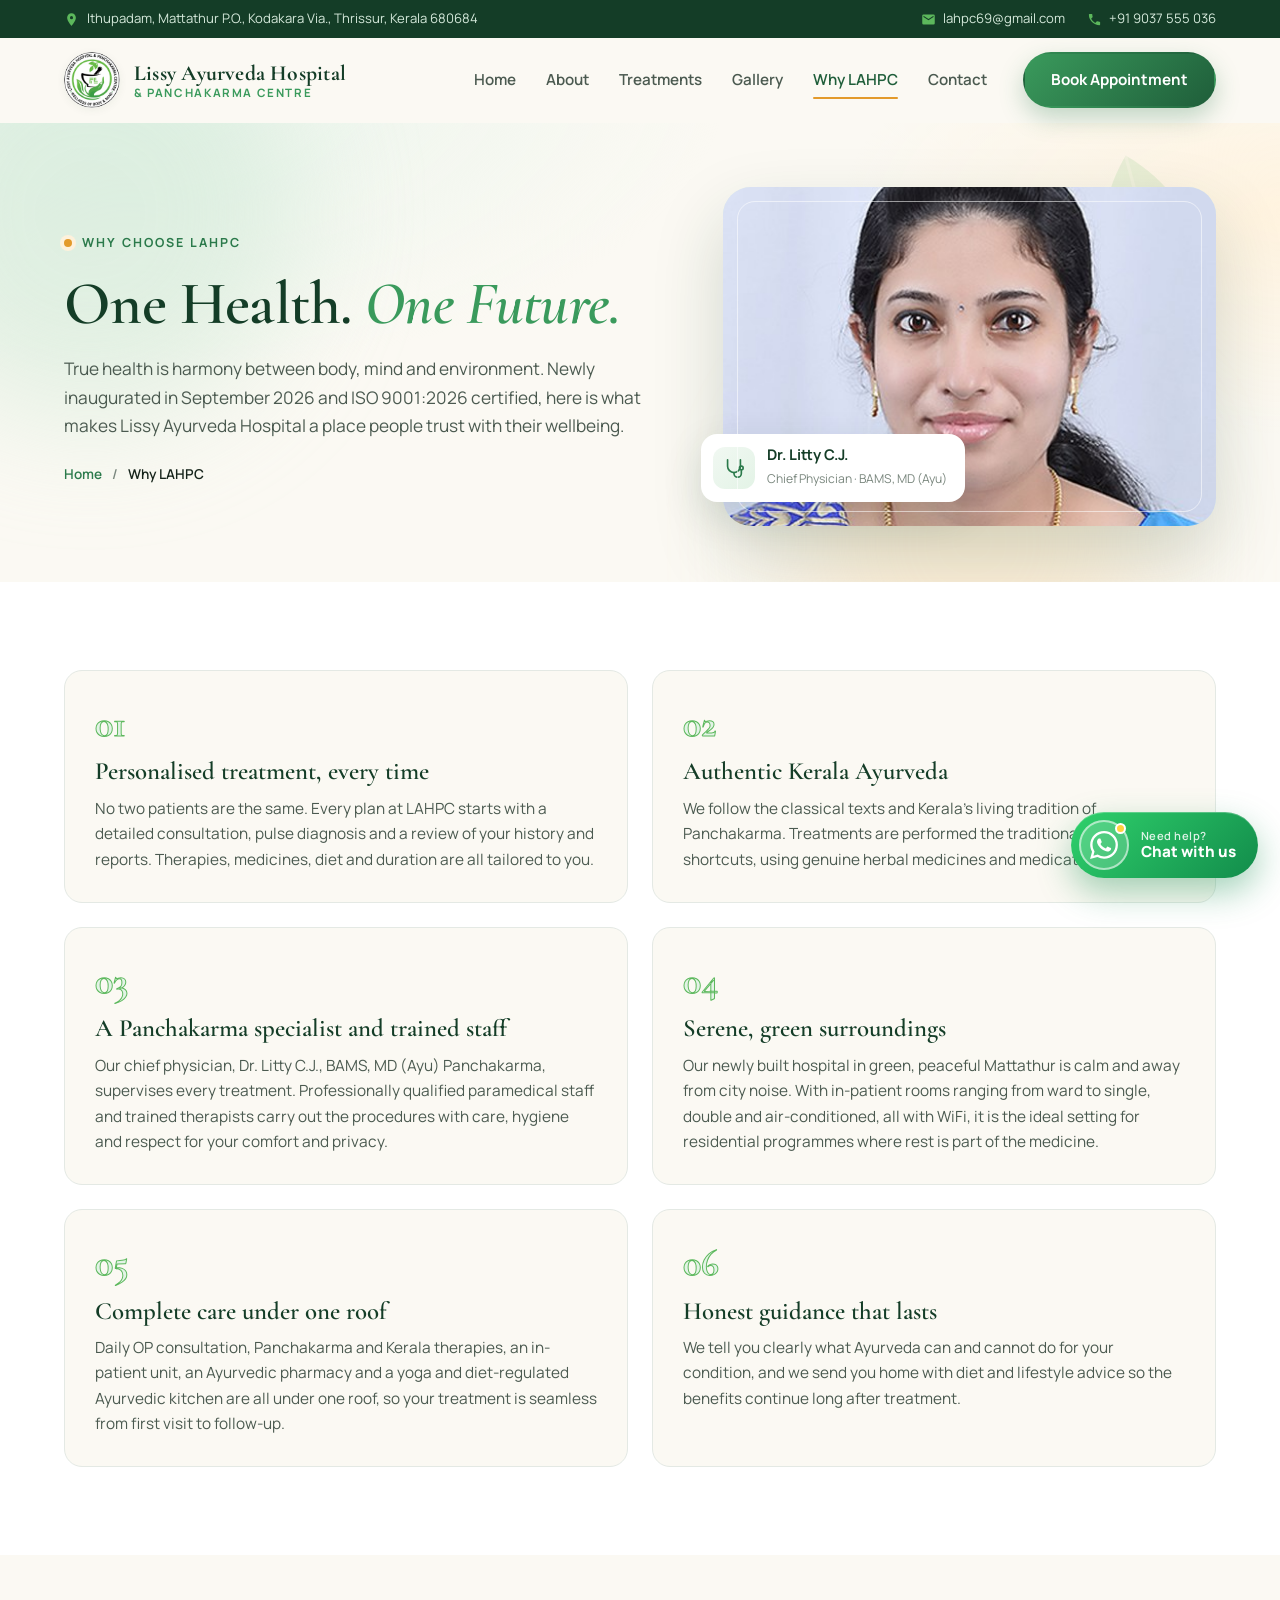
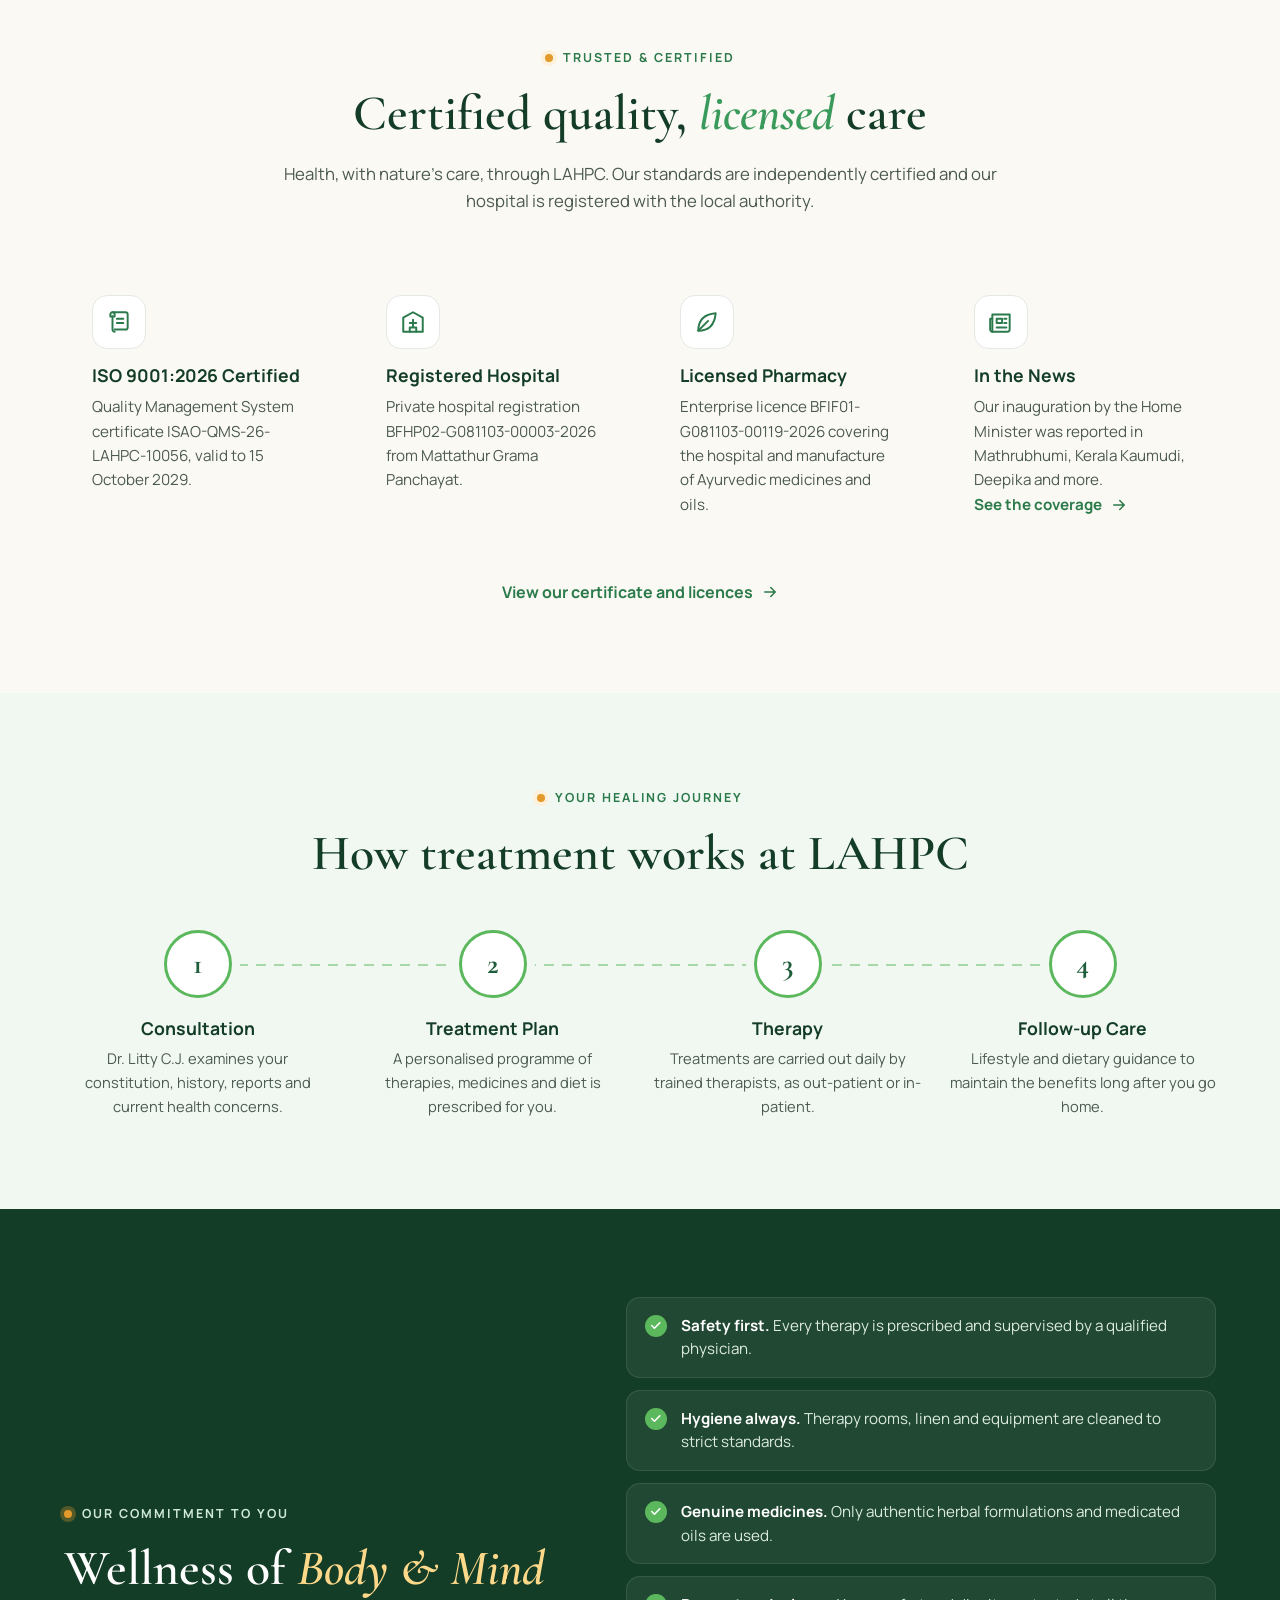
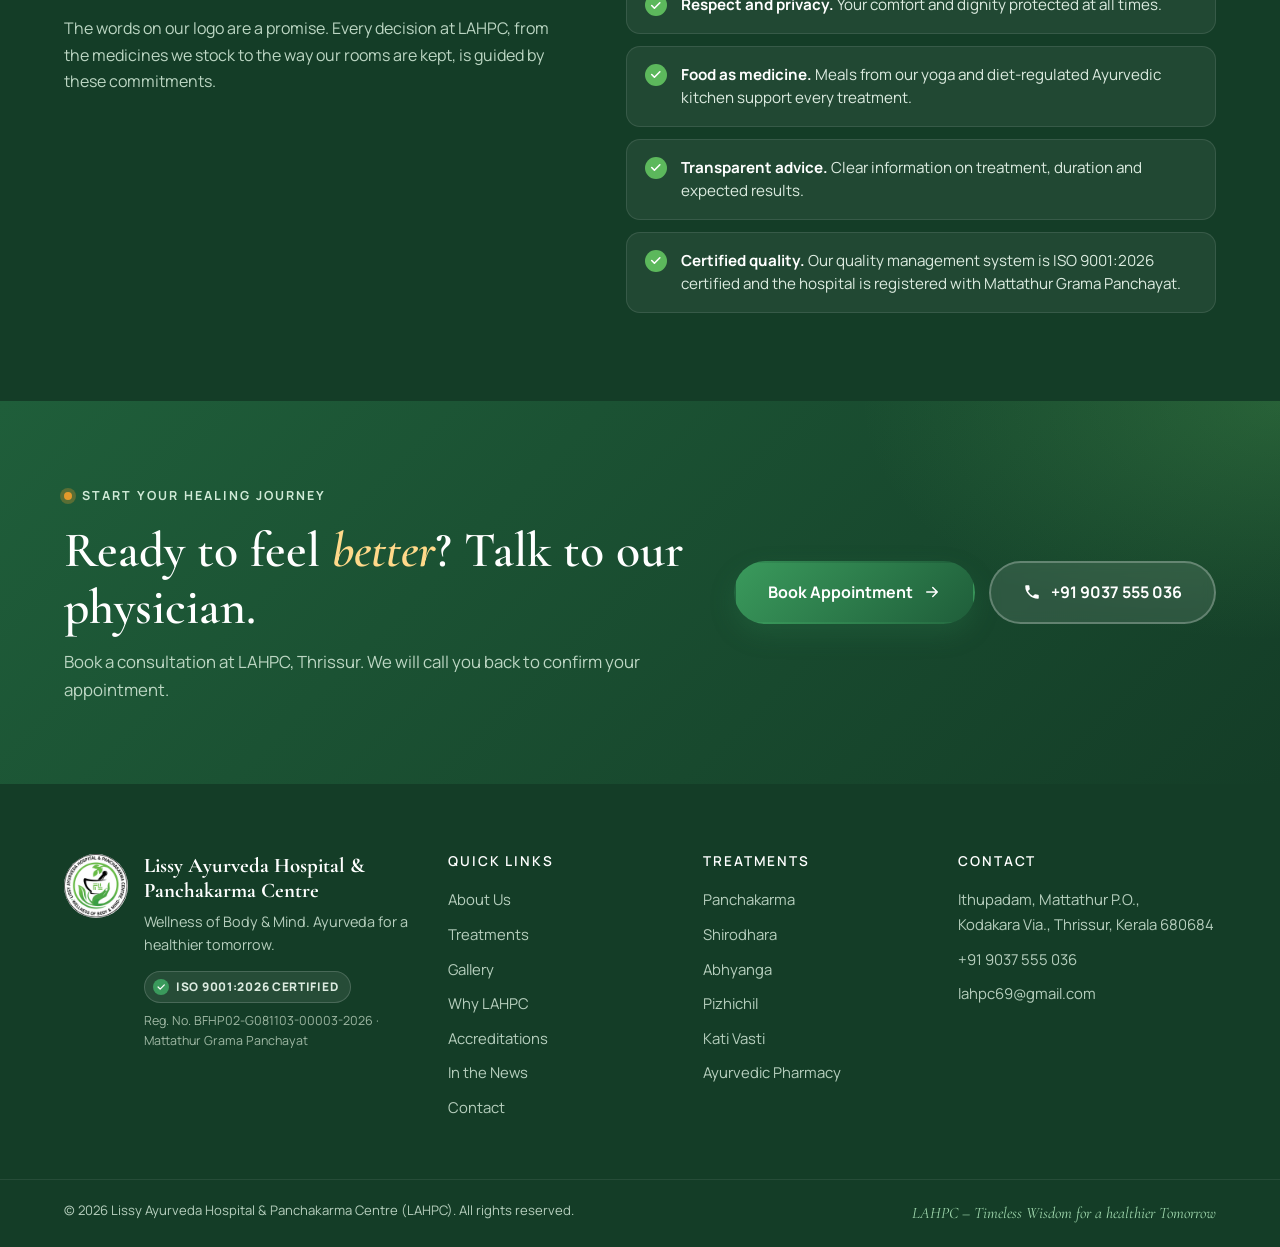
<file: why-lahpc.html>
<!DOCTYPE html>
<html lang="en">
<head>
  <meta charset="UTF-8" />
  <meta name="viewport" content="width=device-width, initial-scale=1.0" />
  <title>Why LAHPC | Lissy Ayurveda Hospital &amp; Panchakarma Centre (LAHPC)</title>
  <meta name="description" content="Why patients choose Lissy Ayurveda Hospital & Panchakarma Centre: a Panchakarma specialist physician, authentic Kerala Ayurveda, a comfortable in-patient facility and a newly built hospital in Mattathur, Thrissur." />
  <meta name="theme-color" content="#1f5e3a" />
  <link rel="icon" type="image/png" href="assets/images/favicon.png" />
  <meta property="og:title" content="Why LAHPC | LAHPC" />
  <meta property="og:description" content="Why patients choose Lissy Ayurveda Hospital & Panchakarma Centre: a Panchakarma specialist physician, authentic Kerala Ayurveda, a comfortable in-patient facility and a newly built hospital in Mattathur, Thrissur." />
  <meta property="og:image" content="assets/images/hospital-building.jpg" />
  <meta property="og:type" content="website" />
  <link rel="preconnect" href="https://fonts.googleapis.com" />
  <link rel="preconnect" href="https://fonts.gstatic.com" crossorigin />
  <link href="https://fonts.googleapis.com/css2?family=Cormorant+Garamond:ital,wght@0,500;0,600;0,700;1,500;1,600&family=Manrope:wght@400;500;600;700;800&display=swap" rel="stylesheet" />
  <link rel="stylesheet" href="css/style.css" />
</head>
<body class="page-why-lahpc">

  <!-- Icon sprite (outline icons, stroke = currentColor) -->
  <svg xmlns="http://www.w3.org/2000/svg" style="display:none" aria-hidden="true">
    <symbol id="i-leaf" viewBox="0 0 24 24"><path d="M4 20c0-9 5-15 16-16-1 11-7 16-16 16z"/><path d="M4 20l9-9"/></symbol>
    <symbol id="i-drop" viewBox="0 0 24 24"><path d="M12 3s6 6.5 6 11a6 6 0 0 1-12 0c0-4.5 6-11 6-11z"/></symbol>
    <symbol id="i-pour" viewBox="0 0 24 24"><path d="M6 9h12l-1.5 10h-9L6 9z"/><path d="M12 2v5M9 4l1 1.5M15 4l-1 1.5"/></symbol>
    <symbol id="i-spine" viewBox="0 0 24 24"><rect x="9" y="4" width="6" height="3" rx="1"/><rect x="9" y="9" width="6" height="3" rx="1"/><rect x="9" y="14" width="6" height="3" rx="1"/><path d="M12 17v4M12 2v2"/></symbol>
    <symbol id="i-mother" viewBox="0 0 24 24"><path d="M12 21s-7-4.5-7-10a4 4 0 0 1 7-2.6A4 4 0 0 1 19 11c0 5.5-7 10-7 10z"/><path d="M12 9v4M10 11h4"/></symbol>
    <symbol id="i-flower" viewBox="0 0 24 24"><circle cx="12" cy="12" r="2.2"/><ellipse cx="12" cy="6" rx="2.2" ry="3.2"/><ellipse cx="12" cy="18" rx="2.2" ry="3.2"/><ellipse cx="6" cy="12" rx="3.2" ry="2.2"/><ellipse cx="18" cy="12" rx="3.2" ry="2.2"/></symbol>
    <symbol id="i-eye" viewBox="0 0 24 24"><path d="M2 12s4-7 10-7 10 7 10 7-4 7-10 7S2 12 2 12z"/><circle cx="12" cy="12" r="3"/></symbol>
    <symbol id="i-head" viewBox="0 0 24 24"><path d="M9 21v-3.5a6.5 6.5 0 1 1 6 0V21"/><path d="M3 8h2M19 8h2M4.5 3.5L6 5M19.5 3.5L18 5"/></symbol>
    <symbol id="i-scales" viewBox="0 0 24 24"><path d="M12 3v18M7 21h10M5 7h14"/><path d="M5 7l-3 7a3 3 0 0 0 6 0L5 7zM19 7l-3 7a3 3 0 0 0 6 0l-3-7z"/></symbol>
    <symbol id="i-bolt" viewBox="0 0 24 24"><path d="M13 2L4 14h7l-1 8 9-12h-7l1-8z"/></symbol>
    <symbol id="i-lungs" viewBox="0 0 24 24"><path d="M12 3v9"/><path d="M10 12c0 5-2 8-5 8s-3-2-3-5 2-6 5-6h3M14 12c0 5 2 8 5 8s3-2 3-5-2-6-5-6h-3"/></symbol>
    <symbol id="i-lotus" viewBox="0 0 24 24"><path d="M12 20c-5 0-9-3-9-7 2 0 4 1 5 3 0-5 2-9 4-11 2 2 4 6 4 11 1-2 3-3 5-3 0 4-4 7-9 7z"/><path d="M3 20h18"/></symbol>
    <symbol id="i-cycle" viewBox="0 0 24 24"><path d="M21 12a9 9 0 0 1-15.5 6.3M3 12a9 9 0 0 1 15.5-6.3"/><path d="M17 3v4h4M7 21v-4H3"/></symbol>
    <symbol id="i-nose" viewBox="0 0 24 24"><path d="M13 3c-1 4-1 8 1 11a3 3 0 1 1-5 1"/><path d="M9.5 17.5a2.5 2.5 0 0 1 5 0"/></symbol>
    <symbol id="i-bath" viewBox="0 0 24 24"><path d="M3 12h18v3a5 5 0 0 1-5 5H8a5 5 0 0 1-5-5v-3z"/><path d="M5 12V6a2 2 0 0 1 4 0M7 20v2M17 20v2"/></symbol>
    <symbol id="i-grain" viewBox="0 0 24 24"><path d="M12 21V9"/><path d="M12 9c-3 0-5-2-5-5 3 0 5 2 5 5zM12 13c-3 0-5-2-5-5 3 0 5 2 5 5zM12 9c3 0 5-2 5-5-3 0-5 2-5 5zM12 13c3 0 5-2 5-5-3 0-5 2-5 5z"/></symbol>
    <symbol id="i-knee" viewBox="0 0 24 24"><path d="M7 3v7a3 3 0 0 0 3 3h4a3 3 0 0 1 3 3v5"/><path d="M5 3h4M15 21h4"/></symbol>
    <symbol id="i-neck" viewBox="0 0 24 24"><path d="M12 3a4 4 0 0 1 4 4v2a4 4 0 0 1-8 0V7a4 4 0 0 1 4-4z"/><path d="M10 13v3M14 13v3M4 21c0-3 3-5 8-5s8 2 8 5"/></symbol>
    <symbol id="i-lamp" viewBox="0 0 24 24"><path d="M4 13h16l-2 4H6l-2-4z"/><path d="M12 13V9"/><path d="M12 9c-2-1.5-2-4 0-6 2 2 2 4.5 0 6z"/><path d="M8 21h8M12 17v4"/></symbol>
    <symbol id="i-sprout" viewBox="0 0 24 24"><path d="M12 21v-9"/><path d="M12 12c-4 0-6-3-6-7 4 0 6 3 6 7zM12 12c0-3 2-6 6-6 0 4-2 6-6 6z"/></symbol>
    <symbol id="i-sparkle" viewBox="0 0 24 24"><path d="M12 3l2 6 6 2-6 2-2 6-2-6-6-2 6-2 2-6z"/><path d="M19 2l.7 2 2 .7-2 .7-.7 2-.7-2-2-.7 2-.7.7-2z"/></symbol>
    <symbol id="i-moon" viewBox="0 0 24 24"><path d="M20 14.5A8.5 8.5 0 1 1 9.5 4a7 7 0 0 0 10.5 10.5z"/></symbol>
    <symbol id="i-bed" viewBox="0 0 24 24"><path d="M3 18v-8a2 2 0 0 1 2-2h14a2 2 0 0 1 2 2v8"/><path d="M3 14h18M3 20v-2M21 20v-2"/><path d="M7 10V7a1 1 0 0 1 1-1h3v4"/></symbol>
    <symbol id="i-stethoscope" viewBox="0 0 24 24"><path d="M5 3v7a7 7 0 0 0 14 0V3"/><path d="M12 17v1a4 4 0 0 0 8 0v-3"/><circle cx="20" cy="12" r="2"/></symbol>
    <symbol id="i-bottle" viewBox="0 0 24 24"><path d="M9 3h6M10 3v4l-3 3v10a1 1 0 0 0 1 1h8a1 1 0 0 0 1-1V10l-3-3V3"/><path d="M7 14h10"/></symbol>
    <symbol id="i-bowl" viewBox="0 0 24 24"><path d="M3 11h18a9 9 0 0 1-18 0z"/><path d="M8 7c0-1.5 1-2 1-3M12 7c0-1.5 1-2 1-3M16 7c0-1.5 1-2 1-3M7 20h10"/></symbol>
    <symbol id="i-hospital" viewBox="0 0 24 24"><path d="M3 21V8l9-5 9 5v13M3 21h18"/><path d="M12 10v6M9 13h6M9 21v-4h6v4"/></symbol>
    <symbol id="i-scroll" viewBox="0 0 24 24"><path d="M6 3h12a2 2 0 0 1 2 2v12a2 2 0 0 1-2 2H8"/><path d="M6 3a2 2 0 0 0-2 2v2h4V5a2 2 0 0 0-2-2z"/><path d="M8 21a2 2 0 0 1-2-2V7M10 9h6M10 13h6"/></symbol>
    <symbol id="i-newspaper" viewBox="0 0 24 24"><path d="M4 5h16v14a2 2 0 0 1-2 2H4V5z"/><path d="M4 21a2 2 0 0 1-2-2V9h2"/><rect x="8" y="9" width="5" height="4"/><path d="M15 9h2M15 13h2M8 17h9"/></symbol>
    <symbol id="i-target" viewBox="0 0 24 24"><circle cx="12" cy="12" r="9"/><circle cx="12" cy="12" r="5"/><circle cx="12" cy="12" r="1.5"/></symbol>
    <symbol id="i-sunrise" viewBox="0 0 24 24"><path d="M12 3v3M5 7l1.5 1.5M19 7l-1.5 1.5M3 15h18M6 15a6 6 0 0 1 12 0M5 19h14"/></symbol>
    <symbol id="i-handshake" viewBox="0 0 24 24"><path d="M3 12l4-4h4l3 3-3 3-3-3"/><path d="M21 12l-4-4h-3"/><path d="M3 12v5l4 3 4-2M21 12v5l-4 3-3-2"/><path d="M13 11l3 3M10 14l3 3"/></symbol>
    <symbol id="i-wind" viewBox="0 0 24 24"><path d="M3 8h11a3 3 0 1 0-3-3M3 12h16a3 3 0 1 1-3 3M3 16h9a2 2 0 1 1-2 2"/></symbol>
    <symbol id="i-fire" viewBox="0 0 24 24"><path d="M12 22c-4 0-7-3-7-7 0-3 2-5 3-7 0 2 1 3 2 3 0-4 2-7 4-8 0 3 1 5 3 7 2 1.5 2 3.5 2 5 0 4-3 7-7 7z"/><path d="M12 22a3 3 0 0 1-3-3c0-2 3-4 3-4s3 2 3 4a3 3 0 0 1-3 3z"/></symbol>
    <symbol id="i-mic" viewBox="0 0 24 24"><rect x="9" y="3" width="6" height="12" rx="3"/><path d="M6 11a6 6 0 0 0 12 0M12 17v4M9 21h6"/></symbol>
    <symbol id="i-landmark" viewBox="0 0 24 24"><path d="M3 21h18M5 18h14M6 18v-8M10 18v-8M14 18v-8M18 18v-8"/><path d="M3 10l9-6 9 6H3z"/></symbol>
    <symbol id="i-cross" viewBox="0 0 24 24"><path d="M12 3v18M6 9h12"/></symbol>
    <symbol id="i-clock" viewBox="0 0 24 24"><circle cx="12" cy="12" r="9"/><path d="M12 7v5l3 2"/></symbol>
    <symbol id="i-camera" viewBox="0 0 24 24"><path d="M4 8h3l2-3h6l2 3h3v11H4V8z"/><circle cx="12" cy="13" r="3.5"/></symbol>
  </svg>

  <!-- ========== TOP BAR ========== -->
  <div class="topbar">
    <div class="container topbar__inner">
      <span class="topbar__item">
        <svg viewBox="0 0 24 24" aria-hidden="true"><path d="M12 2C8.1 2 5 5.1 5 9c0 5.2 7 13 7 13s7-7.8 7-13c0-3.9-3.1-7-7-7zm0 9.5a2.5 2.5 0 110-5 2.5 2.5 0 010 5z"/></svg>
        Ithupadam, Mattathur P.O., Kodakara Via., Thrissur, Kerala 680684
      </span>
      <span class="topbar__item topbar__item--right">
        <a href="mailto:lahpc69@gmail.com">
          <svg viewBox="0 0 24 24" aria-hidden="true"><path d="M20 4H4a2 2 0 00-2 2v12a2 2 0 002 2h16a2 2 0 002-2V6a2 2 0 00-2-2zm0 4l-8 5-8-5V6l8 5 8-5v2z"/></svg>
          lahpc69@gmail.com
        </a>
        <a href="tel:+919037555036">
          <svg viewBox="0 0 24 24" aria-hidden="true"><path d="M6.6 10.8a15.1 15.1 0 006.6 6.6l2.2-2.2a1 1 0 011-.25c1.1.37 2.3.57 3.6.57a1 1 0 011 1V20a1 1 0 01-1 1A17 17 0 013 4a1 1 0 011-1h3.5a1 1 0 011 1c0 1.25.2 2.45.57 3.57a1 1 0 01-.25 1L6.6 10.8z"/></svg>
          +91 9037 555 036
        </a>
      </span>
    </div>
  </div>

  <!-- ========== HEADER / NAV ========== -->
  <header class="header" id="header">
    <div class="container header__inner">
      <a href="index.html" class="brand" aria-label="Lissy Ayurveda Hospital & Panchakarma Centre home">
        <img src="assets/images/logo.png" alt="LAHPC logo" class="brand__logo" width="56" height="56" />
        <span class="brand__text">
          <span class="brand__name">Lissy Ayurveda Hospital</span>
          <span class="brand__sub">&amp; Panchakarma Centre</span>
        </span>
      </a>

      <div class="nav-backdrop" id="navBackdrop" aria-hidden="true"></div>
      <nav class="nav" id="nav" aria-label="Primary">
        <div class="nav__brand">
          <img src="assets/images/logo.png" alt="" width="48" height="48" />
          <div>
            <strong>LAHPC</strong>
            <span>Wellness of Body &amp; Mind</span>
          </div>
        </div>

        <div class="nav__links">
          <a href="index.html" class="nav__link">
            <svg class="nav__icon" viewBox="0 0 24 24" aria-hidden="true"><path d="M3 10l9-7 9 7v10a1 1 0 01-1 1h-5v-6H9v6H4a1 1 0 01-1-1V10z"/></svg>
            <span>Home</span>
          </a>
          <a href="about.html" class="nav__link">
            <svg class="nav__icon" viewBox="0 0 24 24" aria-hidden="true"><path d="M12 2a10 10 0 100 20 10 10 0 000-20zm1 15h-2v-6h2v6zm0-8h-2V7h2v2z"/></svg>
            <span>About</span>
          </a>
          <a href="treatments.html" class="nav__link">
            <svg class="nav__icon" viewBox="0 0 24 24" aria-hidden="true"><path d="M20 4c-8 0-14 5-15 13l-2 3h2l1.5-2.3C14 18 20 12 20 4zM7 15c2-5 6-8 11-9-1 5-4 9-11 9z"/></svg>
            <span>Treatments</span>
          </a>
          <a href="gallery.html" class="nav__link">
            <svg class="nav__icon" viewBox="0 0 24 24" aria-hidden="true"><path d="M21 19V5a2 2 0 00-2-2H5a2 2 0 00-2 2v14a2 2 0 002 2h14a2 2 0 002-2zM8.5 13.5l2.5 3 3.5-4.5 4.5 6H5l3.5-4.5z"/></svg>
            <span>Gallery</span>
          </a>
          <a href="why-lahpc.html" class="nav__link is-active">
            <svg class="nav__icon" viewBox="0 0 24 24" aria-hidden="true"><path d="M12 2l2.4 6.3L21 9l-5 4.2 1.6 6.8L12 16.4 6.4 20l1.6-6.8L3 9l6.6-.7z"/></svg>
            <span>Why LAHPC</span>
          </a>
          <a href="contact.html" class="nav__link">
            <svg class="nav__icon" viewBox="0 0 24 24" aria-hidden="true"><path d="M12 2C8.1 2 5 5.1 5 9c0 5.2 7 13 7 13s7-7.8 7-13c0-3.9-3.1-7-7-7zm0 9.5a2.5 2.5 0 110-5 2.5 2.5 0 010 5z"/></svg>
            <span>Contact</span>
          </a>
        </div>

        <a href="contact.html#appointment" class="btn btn--primary nav__cta">
          Book Appointment
          <svg viewBox="0 0 24 24" aria-hidden="true"><path d="M5 12h14M13 6l6 6-6 6" fill="none" stroke="currentColor" stroke-width="2" stroke-linecap="round" stroke-linejoin="round"/></svg>
        </a>

        <div class="nav__contact">
          <a href="tel:+919037555036" class="nav__contact-item">
            <span class="nav__contact-icon">
              <svg viewBox="0 0 24 24" aria-hidden="true"><path d="M6.6 10.8a15.1 15.1 0 006.6 6.6l2.2-2.2a1 1 0 011-.25c1.1.37 2.3.57 3.6.57a1 1 0 011 1V20a1 1 0 01-1 1A17 17 0 013 4a1 1 0 011-1h3.5a1 1 0 011 1c0 1.25.2 2.45.57 3.57a1 1 0 01-.25 1L6.6 10.8z"/></svg>
            </span>
            <span><small>Call us</small>+91 9037 555 036</span>
          </a>
          <a href="https://wa.me/919037555036?text=Hello%20LAHPC%2C%20I%20would%20like%20to%20book%20an%20appointment." target="_blank" rel="noopener" class="nav__contact-item">
            <span class="nav__contact-icon nav__contact-icon--wa">
              <svg viewBox="0 0 24 24" aria-hidden="true"><path d="M17.472 14.382c-.297-.149-1.758-.867-2.03-.967-.273-.099-.471-.148-.67.15-.197.297-.767.966-.94 1.164-.173.199-.347.223-.644.075-.297-.15-1.255-.463-2.39-1.475-.883-.788-1.48-1.761-1.653-2.059-.173-.297-.018-.458.13-.606.134-.133.298-.347.446-.52.149-.174.198-.298.298-.497.099-.198.05-.371-.025-.52-.075-.149-.669-1.612-.916-2.207-.242-.579-.487-.5-.669-.51-.173-.008-.371-.01-.57-.01-.198 0-.52.074-.792.372-.272.297-1.04 1.016-1.04 2.479 0 1.462 1.065 2.875 1.213 3.074.149.198 2.096 3.2 5.077 4.487.709.306 1.262.489 1.694.625.712.227 1.36.195 1.871.118.571-.085 1.758-.719 2.006-1.413.248-.694.248-1.289.173-1.413-.074-.124-.272-.198-.57-.347m-5.421 7.403h-.004a9.87 9.87 0 01-5.031-1.378l-.361-.214-3.741.982.998-3.648-.235-.374a9.86 9.86 0 01-1.51-5.26c.001-5.45 4.436-9.884 9.888-9.884 2.64 0 5.122 1.03 6.988 2.898a9.825 9.825 0 012.893 6.994c-.003 5.45-4.437 9.885-9.885 9.885m8.413-18.297A11.815 11.815 0 0012.05 0C5.495 0 .16 5.335.157 11.892c0 2.096.547 4.142 1.588 5.945L.057 24l6.305-1.654a11.882 11.882 0 005.683 1.448h.005c6.554 0 11.89-5.335 11.893-11.893a11.821 11.821 0 00-3.48-8.413Z"/></svg>
            </span>
            <span><small>WhatsApp</small>Chat with us</span>
          </a>
          <p class="nav__address">Ithupadam, Mattathur P.O., Kodakara Via., Thrissur 680684</p>
        </div>
      </nav>

      <button class="nav-toggle" id="navToggle" aria-label="Open menu" aria-expanded="false" aria-controls="nav">
        <span></span><span></span><span></span>
      </button>
    </div>
  </header>

  <main>
    <!-- ========== PAGE BANNER ========== -->
    <section class="banner">
      <div class="banner__bg" aria-hidden="true">
        <span class="hero__orb hero__orb--1"></span>
        <span class="hero__orb hero__orb--2"></span>
        <svg class="hero__leaf hero__leaf--r" viewBox="0 0 200 200"><path d="M20 180C20 80 80 20 180 20c0 100-60 160-160 160z" fill="currentColor"/><path d="M20 180L180 20" stroke="#fff" stroke-opacity=".35" stroke-width="4"/></svg>
      </div>
      <div class="container banner__inner">
        <div class="banner__content reveal">
        <span class="eyebrow"><span class="eyebrow__dot"></span>Why Choose LAHPC</span>
        <h1 class="banner__title">One Health. <em>One Future.</em></h1>
        <p class="banner__lead">True health is harmony between body, mind and environment. Newly inaugurated in September 2026 and ISO 9001:2026 certified, here is what makes Lissy Ayurveda Hospital a place people trust with their wellbeing.</p>
        <nav class="crumbs" aria-label="Breadcrumb">
          <a href="index.html">Home</a><span>/</span><span aria-current="page">Why LAHPC</span>
        </nav>
        </div>
        <div class="banner__visual reveal reveal--delay">
          <div class="banner__frame"><img src="assets/images/team/dr-litty-cj.jpg" alt="Dr. Litty C.J., Chief Physician" style="object-position:50% 18%" /></div>
          <div class="banner__chip">
            <span class="banner__chip-icon"><svg class="icon" aria-hidden="true"><use href="#i-stethoscope"/></svg></span>
            <div><strong>Dr. Litty C.J.</strong><span>Chief Physician · BAMS, MD (Ayu)</span></div>
          </div>
        </div>
      </div>
    </section>

    <!-- ========== REASONS ========== -->
    <section class="section why">
      <div class="container">
        <div class="grid grid--2 reasons">
          <article class="reason reveal">
            <span class="reason__num">01</span>
            <h3>Personalised treatment, every time</h3>
            <p>No two patients are the same. Every plan at LAHPC starts with a detailed consultation, pulse diagnosis and a review of your history and reports. Therapies, medicines, diet and duration are all tailored to you.</p>
          </article>
          <article class="reason reveal">
            <span class="reason__num">02</span>
            <h3>Authentic Kerala Ayurveda</h3>
            <p>We follow the classical texts and Kerala's living tradition of Panchakarma. Treatments are performed the traditional way, without shortcuts, using genuine herbal medicines and medicated oils.</p>
          </article>
          <article class="reason reveal">
            <span class="reason__num">03</span>
            <h3>A Panchakarma specialist and trained staff</h3>
            <p>Our chief physician, Dr. Litty C.J., BAMS, MD (Ayu) Panchakarma, supervises every treatment. Professionally qualified paramedical staff and trained therapists carry out the procedures with care, hygiene and respect for your comfort and privacy.</p>
          </article>
          <article class="reason reveal">
            <span class="reason__num">04</span>
            <h3>Serene, green surroundings</h3>
            <p>Our newly built hospital in green, peaceful Mattathur is calm and away from city noise. With in-patient rooms ranging from ward to single, double and air-conditioned, all with WiFi, it is the ideal setting for residential programmes where rest is part of the medicine.</p>
          </article>
          <article class="reason reveal">
            <span class="reason__num">05</span>
            <h3>Complete care under one roof</h3>
            <p>Daily OP consultation, Panchakarma and Kerala therapies, an in-patient unit, an Ayurvedic pharmacy and a yoga and diet-regulated Ayurvedic kitchen are all under one roof, so your treatment is seamless from first visit to follow-up.</p>
          </article>
          <article class="reason reveal">
            <span class="reason__num">06</span>
            <h3>Honest guidance that lasts</h3>
            <p>We tell you clearly what Ayurveda can and cannot do for your condition, and we send you home with diet and lifestyle advice so the benefits continue long after treatment.</p>
          </article>
        </div>
      </div>
    </section>

    <!-- ========== CERTIFIED & LICENSED ========== -->
    <section class="section cert" id="certified">
      <div class="container">
        <div class="section__head reveal">
          <span class="eyebrow eyebrow--center"><span class="eyebrow__dot"></span>Trusted &amp; Certified</span>
          <h2 class="section__title">Certified quality, <em>licensed</em> care</h2>
          <p class="section__lead">Health, with nature's care, through LAHPC. Our standards are independently certified and our hospital is registered with the local authority.</p>
        </div>
        <div class="grid grid--4">
          <div class="why__item reveal"><span class="why__icon"><svg class="icon" aria-hidden="true"><use href="#i-scroll"/></svg></span><h3>ISO 9001:2026 Certified</h3><p>Quality Management System certificate ISAO-QMS-26-LAHPC-10056, valid to 15 October 2029.</p></div>
          <div class="why__item reveal"><span class="why__icon"><svg class="icon" aria-hidden="true"><use href="#i-hospital"/></svg></span><h3>Registered Hospital</h3><p>Private hospital registration BFHP02-G081103-00003-2026 from Mattathur Grama Panchayat.</p></div>
          <div class="why__item reveal"><span class="why__icon"><svg class="icon" aria-hidden="true"><use href="#i-leaf"/></svg></span><h3>Licensed Pharmacy</h3><p>Enterprise licence BFIF01-G081103-00119-2026 covering the hospital and manufacture of Ayurvedic medicines and oils.</p></div>
          <div class="why__item reveal"><span class="why__icon"><svg class="icon" aria-hidden="true"><use href="#i-newspaper"/></svg></span><h3>In the News</h3><p>Our inauguration by the Home Minister was reported in Mathrubhumi, Kerala Kaumudi, Deepika and more. <a href="about.html#press" class="link-arrow">See the coverage <svg viewBox="0 0 24 24" aria-hidden="true"><path d="M5 12h14M13 6l6 6-6 6" fill="none" stroke="currentColor" stroke-width="2" stroke-linecap="round" stroke-linejoin="round"/></svg></a></p></div>
        </div>
        <div class="press__more reveal">
          <a href="about.html#accreditations" class="link-arrow">View our certificate and licences <svg viewBox="0 0 24 24" aria-hidden="true"><path d="M5 12h14M13 6l6 6-6 6" fill="none" stroke="currentColor" stroke-width="2" stroke-linecap="round" stroke-linejoin="round"/></svg></a>
        </div>
      </div>
    </section>

    <!-- ========== PROCESS ========== -->
    <section class="section process">
      <div class="container">
        <div class="section__head reveal">
          <span class="eyebrow eyebrow--center"><span class="eyebrow__dot"></span>Your Healing Journey</span>
          <h2 class="section__title">How treatment works at LAHPC</h2>
        </div>
        <ol class="steps">
          <li class="steps__item reveal"><div class="steps__icon">1</div><h3>Consultation</h3><p>Dr. Litty C.J. examines your constitution, history, reports and current health concerns.</p></li>
          <li class="steps__item reveal"><div class="steps__icon">2</div><h3>Treatment Plan</h3><p>A personalised programme of therapies, medicines and diet is prescribed for you.</p></li>
          <li class="steps__item reveal"><div class="steps__icon">3</div><h3>Therapy</h3><p>Treatments are carried out daily by trained therapists, as out-patient or in-patient.</p></li>
          <li class="steps__item reveal"><div class="steps__icon">4</div><h3>Follow-up Care</h3><p>Lifestyle and dietary guidance to maintain the benefits long after you go home.</p></li>
        </ol>
      </div>
    </section>

    <!-- ========== COMMITMENTS ========== -->
    <section class="section commitments">
      <div class="container commitments__inner">
        <div class="commitments__content reveal">
          <span class="eyebrow eyebrow--light"><span class="eyebrow__dot"></span>Our Commitment to You</span>
          <h2 class="section__title section__title--light">Wellness of <em>Body &amp; Mind</em></h2>
          <p>The words on our logo are a promise. Every decision at LAHPC, from the medicines we stock to the way our rooms are kept, is guided by these commitments.</p>
        </div>
        <ul class="commitments__list reveal reveal--delay">
          <li><strong>Safety first.</strong> Every therapy is prescribed and supervised by a qualified physician.</li>
          <li><strong>Hygiene always.</strong> Therapy rooms, linen and equipment are cleaned to strict standards.</li>
          <li><strong>Genuine medicines.</strong> Only authentic herbal formulations and medicated oils are used.</li>
          <li><strong>Respect and privacy.</strong> Your comfort and dignity protected at all times.</li>
          <li><strong>Food as medicine.</strong> Meals from our yoga and diet-regulated Ayurvedic kitchen support every treatment.</li>
          <li><strong>Transparent advice.</strong> Clear information on treatment, duration and expected results.</li>
          <li><strong>Certified quality.</strong> Our quality management system is ISO 9001:2026 certified and the hospital is registered with Mattathur Grama Panchayat.</li>
        </ul>
      </div>
    </section>

    <!-- ========== CTA BAND ========== -->
    <section class="cta-band">
      <div class="container cta-band__inner reveal">
        <div>
          <span class="eyebrow eyebrow--light"><span class="eyebrow__dot"></span>Start Your Healing Journey</span>
          <h2 class="section__title section__title--light">Ready to feel <em>better</em>? Talk to our physician.</h2>
          <p>Book a consultation at LAHPC, Thrissur. We will call you back to confirm your appointment.</p>
        </div>
        <div class="cta-band__actions">
          <a href="contact.html#appointment" class="btn btn--primary btn--lg">Book Appointment <svg viewBox="0 0 24 24" aria-hidden="true"><path d="M5 12h14M13 6l6 6-6 6" fill="none" stroke="currentColor" stroke-width="2" stroke-linecap="round" stroke-linejoin="round"/></svg></a>
          <a href="tel:+919037555036" class="btn btn--ghost btn--lg">
            <svg viewBox="0 0 24 24" aria-hidden="true"><path d="M6.6 10.8a15.1 15.1 0 006.6 6.6l2.2-2.2a1 1 0 011-.25c1.1.37 2.3.57 3.6.57a1 1 0 011 1V20a1 1 0 01-1 1A17 17 0 013 4a1 1 0 011-1h3.5a1 1 0 011 1c0 1.25.2 2.45.57 3.57a1 1 0 01-.25 1L6.6 10.8z"/></svg>
            +91 9037 555 036
          </a>
        </div>
      </div>
    </section>

  </main>

  <!-- ========== FOOTER ========== -->
  <footer class="footer">
    <div class="container footer__inner">
      <div class="footer__brand">
        <img src="assets/images/logo.png" alt="LAHPC logo" width="64" height="64" />
        <div>
          <strong>Lissy Ayurveda Hospital &amp; Panchakarma Centre</strong>
          <p>Wellness of Body &amp; Mind. Ayurveda for a healthier tomorrow.</p>
          <p class="footer__cert"><span class="badge-iso badge-iso--light">ISO 9001:2026 Certified</span><small>Reg. No. BFHP02-G081103-00003-2026 · Mattathur Grama Panchayat</small></p>
        </div>
      </div>

      <div class="footer__col">
        <h4>Quick Links</h4>
        <a href="about.html">About Us</a>
        <a href="treatments.html">Treatments</a>
        <a href="gallery.html">Gallery</a>
        <a href="why-lahpc.html">Why LAHPC</a>
        <a href="about.html#accreditations">Accreditations</a>
        <a href="about.html#press">In the News</a>
        <a href="contact.html">Contact</a>
      </div>

      <div class="footer__col">
        <h4>Treatments</h4>
        <a href="treatments.html#panchakarma">Panchakarma</a>
        <a href="treatments.html#kerala">Shirodhara</a>
        <a href="treatments.html#kerala">Abhyanga</a>
        <a href="treatments.html#kerala">Pizhichil</a>
        <a href="treatments.html#kerala">Kati Vasti</a>
        <a href="index.html#pharmacy">Ayurvedic Pharmacy</a>
      </div>

      <div class="footer__col">
        <h4>Contact</h4>
        <p>Ithupadam, Mattathur P.O.,<br />Kodakara Via., Thrissur, Kerala 680684</p>
        <a href="tel:+919037555036">+91 9037 555 036</a>
        <a href="mailto:lahpc69@gmail.com">lahpc69@gmail.com</a>
      </div>
    </div>
    <div class="footer__bottom">
      <div class="container">
        <p>© <span id="year"></span> Lissy Ayurveda Hospital &amp; Panchakarma Centre (LAHPC). All rights reserved.</p>
        <p class="footer__tag">LAHPC – Timeless Wisdom for a healthier Tomorrow</p>
      </div>
    </div>
  </footer>

  <!-- Floating WhatsApp -->
  <a href="https://wa.me/919037555036?text=Hello%20LAHPC%2C%20I%20would%20like%20to%20know%20more%20about%20your%20treatments." class="wa-float" target="_blank" rel="noopener" aria-label="Chat with us on WhatsApp">
    <span class="wa-float__icon">
      <svg viewBox="0 0 24 24" aria-hidden="true"><path d="M17.472 14.382c-.297-.149-1.758-.867-2.03-.967-.273-.099-.471-.148-.67.15-.197.297-.767.966-.94 1.164-.173.199-.347.223-.644.075-.297-.15-1.255-.463-2.39-1.475-.883-.788-1.48-1.761-1.653-2.059-.173-.297-.018-.458.13-.606.134-.133.298-.347.446-.52.149-.174.198-.298.298-.497.099-.198.05-.371-.025-.52-.075-.149-.669-1.612-.916-2.207-.242-.579-.487-.5-.669-.51-.173-.008-.371-.01-.57-.01-.198 0-.52.074-.792.372-.272.297-1.04 1.016-1.04 2.479 0 1.462 1.065 2.875 1.213 3.074.149.198 2.096 3.2 5.077 4.487.709.306 1.262.489 1.694.625.712.227 1.36.195 1.871.118.571-.085 1.758-.719 2.006-1.413.248-.694.248-1.289.173-1.413-.074-.124-.272-.198-.57-.347m-5.421 7.403h-.004a9.87 9.87 0 01-5.031-1.378l-.361-.214-3.741.982.998-3.648-.235-.374a9.86 9.86 0 01-1.51-5.26c.001-5.45 4.436-9.884 9.888-9.884 2.64 0 5.122 1.03 6.988 2.898a9.825 9.825 0 012.893 6.994c-.003 5.45-4.437 9.885-9.885 9.885m8.413-18.297A11.815 11.815 0 0012.05 0C5.495 0 .16 5.335.157 11.892c0 2.096.547 4.142 1.588 5.945L.057 24l6.305-1.654a11.882 11.882 0 005.683 1.448h.005c6.554 0 11.89-5.335 11.893-11.893a11.821 11.821 0 00-3.48-8.413Z"/></svg>
      <span class="wa-float__dot"></span>
    </span>
    <span class="wa-float__text">
      <small>Need help?</small>
      <strong>Chat with us</strong>
    </span>
  </a>

  <!-- Back to top -->
  <button class="to-top" id="toTop" aria-label="Back to top">
    <svg viewBox="0 0 24 24"><path d="M12 19V5M5 12l7-7 7 7" fill="none" stroke="currentColor" stroke-width="2.2" stroke-linecap="round" stroke-linejoin="round"/></svg>
  </button>

  <script src="js/main.js"></script>
</body>
</html>
</file>
<file: css/style.css>
/* =========================================================
   Lissy Ayurveda Hospital & Panchakarma Centre (LAHPC)
   Home page stylesheet
   ========================================================= */

:root {
  /* Brand palette — derived from the LAHPC logo (leaf green) with a warm
     saffron accent for the Ayurveda feel */
  --green-900: #143d27;
  --green-800: #1f5e3a;
  --green-700: #2b7a4b;
  --green-600: #3a9a5c;
  --green-500: #5cb85c;      /* logo green */
  --green-100: #e3f3e6;
  --green-50:  #f1f8f2;

  --saffron-600: #c9811a;
  --saffron-500: #e39a2b;
  --saffron-100: #fdf1dc;

  --cream: #fbf9f3;
  --ink: #16241b;
  --ink-soft: #4b5a50;
  --muted: #7a877e;
  --line: #e4e9e4;
  --white: #ffffff;

  --font-head: "Cormorant Garamond", Georgia, serif;
  --font-body: "Manrope", system-ui, -apple-system, "Segoe UI", sans-serif;

  --radius-sm: 10px;
  --radius: 18px;
  --radius-lg: 28px;

  --shadow-sm: 0 2px 10px rgba(20, 61, 39, 0.06);
  --shadow: 0 14px 40px rgba(20, 61, 39, 0.12);
  --shadow-lg: 0 30px 70px rgba(20, 61, 39, 0.18);

  --container: 1200px;
  --header-h: 84px;
}

/* ---------- Reset ---------- */
*, *::before, *::after { box-sizing: border-box; }
html { scroll-behavior: smooth; -webkit-text-size-adjust: 100%; overflow-x: clip; }
body {
  margin: 0;
  font-family: var(--font-body);
  color: var(--ink);
  background: var(--cream);
  line-height: 1.65;
  font-size: 16px;
  overflow-x: clip;
}
img { max-width: 100%; display: block; }
a { color: inherit; text-decoration: none; }
ul, ol { margin: 0; padding: 0; list-style: none; }
h1, h2, h3, h4 { margin: 0; line-height: 1.15; font-weight: 600; }
p { margin: 0 0 1rem; }
button, input, select, textarea { font: inherit; color: inherit; }
svg { fill: currentColor; }

.container {
  width: 100%;
  max-width: var(--container);
  margin: 0 auto;
  padding: 0 24px;
}

.section { padding: 88px 0; }
.section__head { text-align: center; max-width: 720px; margin: 0 auto 48px; }
.section__title {
  font-family: var(--font-head);
  font-size: clamp(2.1rem, 4vw, 3.1rem);
  color: var(--green-900);
  margin-bottom: 18px;
}
.section__title em { font-style: italic; color: var(--green-600); }
.section__title--light { color: var(--white); }
.section__title--light em { color: #ffd98a; }
.section__lead { color: var(--ink-soft); font-size: 1.05rem; }

/* ---------- Eyebrow label ---------- */
.eyebrow {
  display: inline-flex;
  align-items: center;
  gap: 10px;
  font-size: 0.78rem;
  font-weight: 700;
  letter-spacing: 0.16em;
  text-transform: uppercase;
  color: var(--green-700);
  margin-bottom: 16px;
}
.eyebrow__dot {
  width: 8px; height: 8px; border-radius: 50%;
  background: var(--saffron-500);
  box-shadow: 0 0 0 4px var(--saffron-100);
}
.eyebrow--center { justify-content: center; }
.eyebrow--light { color: #cfe9d6; }
.eyebrow--light .eyebrow__dot { box-shadow: 0 0 0 4px rgba(227,154,43,.3); }

/* ---------- Buttons ---------- */
.btn {
  display: inline-flex;
  align-items: center;
  justify-content: center;
  gap: 10px;
  padding: 13px 26px;
  border-radius: 999px;
  font-weight: 700;
  font-size: 0.95rem;
  border: 2px solid transparent;
  cursor: pointer;
  transition: transform .2s ease, box-shadow .2s ease, background .2s ease, color .2s ease, border-color .2s ease;
  white-space: nowrap;
}
.btn svg { width: 18px; height: 18px; }
.btn--primary {
  background: linear-gradient(135deg, var(--green-600), var(--green-800));
  color: var(--white);
  box-shadow: 0 10px 24px rgba(43,122,75,.28);
}
.btn--primary:hover { transform: translateY(-2px); box-shadow: 0 16px 30px rgba(43,122,75,.36); }
.btn--ghost {
  background: rgba(255,255,255,.7);
  color: var(--green-800);
  border-color: var(--green-100);
  backdrop-filter: blur(6px);
}
.btn--ghost:hover { background: var(--white); border-color: var(--green-500); transform: translateY(-2px); }
.btn--lg { padding: 16px 32px; font-size: 1rem; }
.btn--block { width: 100%; }

.link-arrow {
  display: inline-flex; align-items: center; gap: 8px;
  color: var(--green-700); font-weight: 700;
}
.link-arrow svg { width: 18px; height: 18px; transition: transform .2s; }
.link-arrow:hover svg { transform: translateX(4px); }

/* ---------- Top bar ---------- */
.topbar {
  background: var(--green-900);
  color: #d5e9db;
  font-size: 0.82rem;
}
.topbar__inner {
  display: flex; justify-content: space-between; align-items: center;
  min-height: 38px; gap: 16px; flex-wrap: wrap;
}
.topbar__item { display: inline-flex; align-items: center; gap: 8px; }
.topbar__item svg { width: 15px; height: 15px; fill: var(--green-500); }
.topbar__item--right { gap: 22px; }
.topbar__item--right a { display: inline-flex; align-items: center; gap: 7px; transition: color .2s; }
.topbar__item--right a:hover { color: var(--white); }

/* ---------- Header ---------- */
.header {
  position: sticky; top: 0; z-index: 100;
  background: var(--cream);
  border-bottom: 1px solid transparent;
  transition: box-shadow .3s, border-color .3s, background .3s;
}
.header.is-scrolled {
  background: var(--white);
  border-bottom-color: var(--line);
  box-shadow: var(--shadow-sm);
}
.header__inner {
  display: flex; align-items: center; justify-content: space-between;
  height: var(--header-h); gap: 24px;
}
.brand { display: flex; align-items: center; gap: 14px; }
.brand__logo { width: 56px; height: 56px; border-radius: 50%; box-shadow: var(--shadow-sm); }
.brand__text { display: flex; flex-direction: column; line-height: 1.15; }
.brand__name {
  font-family: var(--font-head); font-weight: 700; font-size: 1.35rem;
  color: var(--green-900); letter-spacing: .01em;
}
.brand__sub {
  font-size: 0.72rem; font-weight: 700; letter-spacing: .14em;
  text-transform: uppercase; color: var(--green-600);
}

.nav { display: flex; align-items: center; gap: 30px; }
.nav__links { display: flex; align-items: center; gap: 30px; }
.nav__brand, .nav__contact, .nav__icon, .nav-backdrop { display: none; }
.nav__cta svg { display: none; }
.nav__link {
  font-weight: 600; font-size: 0.95rem; color: var(--ink-soft);
  position: relative; padding: 6px 0; transition: color .2s;
}
.nav__link::after {
  content: ""; position: absolute; left: 0; bottom: 0;
  width: 0; height: 2px; border-radius: 2px;
  background: var(--saffron-500); transition: width .25s;
}
.nav__link:hover, .nav__link.is-active { color: var(--green-800); }
.nav__link:hover::after, .nav__link.is-active::after { width: 100%; }
.nav__cta { margin-left: 6px; }

.nav-toggle {
  display: none; flex-direction: column; justify-content: center; gap: 5px;
  width: 44px; height: 44px; padding: 8px; border: 0; border-radius: 10px;
  background: var(--green-50); cursor: pointer;
}
.nav-toggle span {
  display: block; height: 2px; width: 100%; background: var(--green-800);
  border-radius: 2px; transition: transform .25s, opacity .25s;
}
.nav-toggle.is-open span:nth-child(1) { transform: translateY(7px) rotate(45deg); }
.nav-toggle.is-open span:nth-child(2) { opacity: 0; }
.nav-toggle.is-open span:nth-child(3) { transform: translateY(-7px) rotate(-45deg); }

/* ---------- Hero ---------- */
.hero {
  position: relative;
  overflow: hidden;
  padding: 80px 0 110px;
  background:
    radial-gradient(1200px 600px at 10% -10%, #e9f5ec 0%, transparent 60%),
    radial-gradient(900px 500px at 100% 20%, #fff3df 0%, transparent 55%),
    var(--cream);
}
.hero__bg { position: absolute; inset: 0; pointer-events: none; }
.hero__orb {
  position: absolute; border-radius: 50%; filter: blur(60px); opacity: .55;
}
.hero__orb--1 { width: 420px; height: 420px; background: #cfe9d6; top: -120px; left: -120px; }
.hero__orb--2 { width: 360px; height: 360px; background: #fde7c3; bottom: -140px; right: 10%; }
.hero__leaf { position: absolute; color: var(--green-500); opacity: .12; }
.hero__leaf--l { width: 220px; left: -40px; bottom: 30px; transform: rotate(-20deg); }
.hero__leaf--r { width: 160px; right: 4%; top: 40px; transform: rotate(120deg); }

.hero__inner {
  position: relative;
  display: grid;
  grid-template-columns: 1.1fr 1fr;
  gap: 60px;
  align-items: center;
}
.hero__title {
  font-family: var(--font-head);
  font-size: clamp(2.8rem, 5.6vw, 4.6rem);
  font-weight: 600;
  color: var(--green-900);
  margin-bottom: 22px;
  letter-spacing: -.01em;
}
.hero__title em {
  font-style: italic; color: var(--green-600);
  position: relative; display: inline-block;
}
.hero__title em::after {
  content: ""; position: absolute; left: 0; right: 0; bottom: 6px; height: 10px;
  background: var(--saffron-100); z-index: -1; border-radius: 4px;
}
.hero__lead { font-size: 1.12rem; color: var(--ink-soft); max-width: 560px; margin-bottom: 32px; }
.hero__lead strong { color: var(--green-800); font-weight: 700; }
.hero__actions { display: flex; flex-wrap: wrap; gap: 14px; margin-bottom: 32px; }
.hero__points { display: flex; flex-wrap: wrap; gap: 10px 20px; }
.hero__points li {
  display: inline-flex; align-items: center; gap: 9px;
  font-size: 0.92rem; font-weight: 600; color: var(--ink-soft);
}
.hero__points li::before {
  content: ""; width: 20px; height: 20px; border-radius: 50%;
  background: var(--green-100) url("data:image/svg+xml,%3Csvg xmlns='http://www.w3.org/2000/svg' viewBox='0 0 24 24'%3E%3Cpath d='M5 12l5 5L20 7' fill='none' stroke='%232b7a4b' stroke-width='3' stroke-linecap='round' stroke-linejoin='round'/%3E%3C/svg%3E") center/12px no-repeat;
}

.hero__visual { position: relative; }
.hero__card {
  position: relative;
  border-radius: var(--radius-lg);
  overflow: hidden;
  box-shadow: var(--shadow-lg);
  aspect-ratio: 5 / 4.4;
  background: var(--green-100);
}
.hero__card::before {
  content: ""; position: absolute; inset: 0; z-index: 1;
  background: linear-gradient(180deg, transparent 55%, rgba(20,61,39,.45));
}
.hero__img { width: 100%; height: 100%; object-fit: cover; object-position: 55% 50%; }
.hero__badge {
  position: absolute; z-index: 2; left: 22px; bottom: 22px;
  display: flex; align-items: center; gap: 12px;
  background: rgba(255,255,255,.92); backdrop-filter: blur(8px);
  padding: 10px 16px 10px 10px; border-radius: 999px; box-shadow: var(--shadow);
}
.hero__badge img { border-radius: 50%; }
.hero__badge strong { display: block; color: var(--green-900); font-size: .95rem; letter-spacing: .08em; }
.hero__badge span { font-size: .78rem; color: var(--muted); }

.hero__float {
  position: absolute; display: flex; align-items: center; gap: 12px;
  background: var(--white); border-radius: 16px; padding: 12px 16px;
  box-shadow: var(--shadow); animation: float 6s ease-in-out infinite;
}
.hero__float strong { display: block; font-size: .9rem; color: var(--green-900); }
.hero__float span:last-child { font-size: .76rem; color: var(--muted); }
.hero__float-icon {
  width: 42px; height: 42px; border-radius: 12px; display: grid; place-items: center;
  background: var(--green-50); font-size: 1.3rem;
}
.hero__float--1 { top: -18px; right: -14px; }
.hero__float--2 { bottom: 130px; left: -40px; animation-delay: -3s; }
@keyframes float { 0%,100% { transform: translateY(0); } 50% { transform: translateY(-10px); } }

/* ---------- Feature strip ---------- */
.strip { position: relative; margin-top: -56px; z-index: 5; }
.strip__inner {
  display: grid; grid-template-columns: repeat(4, 1fr);
  background: var(--white); border-radius: var(--radius-lg);
  box-shadow: var(--shadow); overflow: hidden;
}
.strip__item {
  display: flex; gap: 16px; padding: 28px 26px;
  border-right: 1px solid var(--line);
}
.strip__item:last-child { border-right: 0; }
.strip__icon {
  flex: 0 0 48px; width: 48px; height: 48px; border-radius: 14px;
  background: linear-gradient(135deg, var(--green-100), #d4ecd9);
  display: grid; place-items: center; color: var(--green-700);
}
.strip__icon svg { width: 24px; height: 24px; }
.strip__item h3 { font-size: 1rem; margin-bottom: 4px; color: var(--green-900); font-family: var(--font-body); font-weight: 700; }
.strip__item p { font-size: .86rem; color: var(--muted); margin: 0; }

/* ---------- About ---------- */
.about { padding-top: 130px; }
.about__inner { display: grid; grid-template-columns: 1fr 1.05fr; gap: 70px; align-items: stretch; }
.about__media { position: relative; }
.about__frame {
  border-radius: var(--radius-lg); overflow: hidden; box-shadow: var(--shadow-lg);
  position: relative; width: 100%; aspect-ratio: 4 / 4.1; background: var(--green-100);
}
.about__frame::before {
  content: ""; position: absolute; inset: 14px; border: 1px solid rgba(255,255,255,.55);
  border-radius: calc(var(--radius-lg) - 10px); z-index: 1; pointer-events: none;
}
.about__frame img { width: 100%; height: 100%; object-fit: cover; object-position: 50% 40%; }
.about__stamp {
  position: absolute; right: -28px; bottom: -30px;
  background: var(--white); padding: 18px 22px; border-radius: 20px;
  box-shadow: var(--shadow); display: flex; align-items: center; gap: 14px;
  max-width: 290px;
}
.about__stamp img { border-radius: 50%; }
.about__stamp p { margin: 0; font-family: var(--font-head); font-size: 1.15rem; font-weight: 600; color: var(--green-800); line-height: 1.25; }
.about__content p { color: var(--ink-soft); }
.about__cta { display: flex; align-items: center; gap: 28px; flex-wrap: wrap; margin-top: 26px; }

.checklist { margin: 22px 0 6px; display: grid; gap: 10px; }
.checklist li {
  display: flex; align-items: flex-start; gap: 12px; color: var(--ink); font-weight: 500;
}
.checklist li::before {
  content: ""; flex: 0 0 22px; width: 22px; height: 22px; border-radius: 50%; margin-top: 2px;
  background: var(--green-600) url("data:image/svg+xml,%3Csvg xmlns='http://www.w3.org/2000/svg' viewBox='0 0 24 24'%3E%3Cpath d='M5 12l5 5L20 7' fill='none' stroke='%23fff' stroke-width='3' stroke-linecap='round' stroke-linejoin='round'/%3E%3C/svg%3E") center/13px no-repeat;
}

/* ---------- Treatments ---------- */
.treatments {
  background:
    radial-gradient(800px 400px at 0% 100%, #fff3df 0%, transparent 60%),
    linear-gradient(180deg, var(--white), var(--green-50));
}
.grid { display: grid; gap: 24px; }
.grid--3 { grid-template-columns: repeat(3, 1fr); }
.grid--4 { grid-template-columns: repeat(4, 1fr); }

.card {
  background: var(--white); border-radius: var(--radius); padding: 30px 28px;
  border: 1px solid var(--line); position: relative; overflow: hidden;
  transition: transform .25s, box-shadow .25s, border-color .25s;
}
.card::after {
  content: ""; position: absolute; left: 0; right: 0; bottom: 0; height: 4px;
  background: linear-gradient(90deg, var(--green-500), var(--saffron-500));
  transform: scaleX(0); transform-origin: left; transition: transform .3s;
}
.card:hover { transform: translateY(-6px); box-shadow: var(--shadow); border-color: transparent; }
.card:hover::after { transform: scaleX(1); }
.card__icon {
  width: 56px; height: 56px; border-radius: 16px; display: grid; place-items: center;
  font-size: 1.6rem; background: var(--green-50); margin-bottom: 18px;
}
.card h3 { font-family: var(--font-head); font-size: 1.5rem; color: var(--green-900); margin-bottom: 10px; }
.card p { color: var(--ink-soft); font-size: .95rem; line-height: 1.6; margin: 0; }

/* ---------- Conditions ---------- */
.conditions { background: var(--green-900); color: #dcebe0; position: relative; overflow: hidden; }
.conditions::before {
  content: ""; position: absolute; width: 600px; height: 600px; border-radius: 50%;
  background: radial-gradient(circle, rgba(92,184,92,.25), transparent 65%);
  top: -200px; right: -150px;
}
.conditions__inner { display: grid; grid-template-columns: 1fr 1.2fr; gap: 70px; align-items: center; position: relative; }
.conditions .eyebrow { color: #9fd7ad; }
.conditions .section__title { color: var(--white); }
.conditions .section__title em { color: #ffd98a; }
.conditions__content p { color: #bcd6c3; margin-bottom: 28px; }
.conditions__list { display: grid; grid-template-columns: 1fr 1fr; gap: 12px; }
.conditions__list li {
  display: flex; align-items: center; gap: 12px;
  background: rgba(255,255,255,.06); border: 1px solid rgba(255,255,255,.1);
  padding: 14px 16px; border-radius: 14px; font-weight: 600; font-size: .93rem; color: var(--white);
  transition: background .2s, transform .2s;
}
.conditions__list li:hover { background: rgba(255,255,255,.12); transform: translateX(4px); }
.conditions__list li span {
  width: 36px; height: 36px; border-radius: 10px; display: grid; place-items: center;
  background: rgba(92,184,92,.2); font-size: 1.1rem; flex: 0 0 36px;
}

/* ---------- Why ---------- */
.why { background: var(--white); }
.why__item {
  padding: 32px 28px; border-radius: var(--radius); background: var(--cream);
  position: relative; transition: transform .25s, box-shadow .25s;
}
.why__item:hover { transform: translateY(-5px); box-shadow: var(--shadow); }
.why__num {
  font-family: var(--font-head); font-size: 2.6rem; font-weight: 700;
  color: var(--green-100); line-height: 1; display: block; margin-bottom: 14px;
  -webkit-text-stroke: 1px var(--green-500);
}
.why__item h3 { font-size: 1.1rem; font-family: var(--font-body); font-weight: 700; color: var(--green-900); margin-bottom: 10px; }
.why__item p { font-size: .95rem; line-height: 1.6; color: var(--ink-soft); margin: 0; }

/* ---------- Process ---------- */
.process { background: var(--green-50); padding-top: 90px; padding-bottom: 90px; }
.steps { display: grid; grid-template-columns: repeat(4, 1fr); gap: 28px; position: relative; counter-reset: step; }
.steps::before {
  content: ""; position: absolute; top: 34px; left: 12%; right: 12%; height: 2px;
  background: repeating-linear-gradient(90deg, var(--green-500) 0 10px, transparent 10px 18px);
  opacity: .5;
}
.steps__item { text-align: center; position: relative; }
.steps__icon {
  width: 68px; height: 68px; border-radius: 50%; margin: 0 auto 20px;
  background: var(--white); border: 3px solid var(--green-500);
  display: grid; place-items: center; font-family: var(--font-head);
  font-size: 1.8rem; font-weight: 700; color: var(--green-800);
  box-shadow: 0 0 0 8px var(--green-50), var(--shadow-sm);
}
.steps__item h3 { font-size: 1.1rem; font-family: var(--font-body); font-weight: 700; color: var(--green-900); margin-bottom: 8px; }
.steps__item p { font-size: .92rem; color: var(--ink-soft); margin: 0; }

/* ---------- Appointment ---------- */
.appointment {
  background:
    radial-gradient(700px 400px at 100% 0%, rgba(92,184,92,.25), transparent 60%),
    linear-gradient(135deg, var(--green-800), var(--green-900));
  color: #dcebe0; position: relative; overflow: hidden;
}
.appointment__inner { display: grid; grid-template-columns: minmax(0,1fr) minmax(0,1.1fr); gap: 70px; align-items: center; }
.appointment__content p { color: #bcd6c3; font-size: 1.05rem; margin-bottom: 30px; }
.appointment__contacts { display: grid; gap: 14px; max-width: 380px; }
.appointment__contact {
  display: flex; align-items: center; gap: 14px;
  background: rgba(255,255,255,.07); border: 1px solid rgba(255,255,255,.12);
  padding: 14px 18px; border-radius: 16px; transition: background .2s, transform .2s;
}
.appointment__contact:hover { background: rgba(255,255,255,.14); transform: translateX(4px); }
.appointment__contact-icon {
  width: 46px; height: 46px; border-radius: 12px; display: grid; place-items: center;
  background: var(--saffron-500); color: var(--white); flex: 0 0 46px;
}
.appointment__contact-icon--wa { background: #25d366; }
.appointment__contact-icon svg { width: 22px; height: 22px; }
.appointment__contact small { display: block; font-size: .76rem; color: #9fd7ad; text-transform: uppercase; letter-spacing: .1em; }
.appointment__contact strong { color: var(--white); font-size: 1.05rem; }

.form {
  background: var(--white); border-radius: var(--radius-lg); padding: 40px;
  box-shadow: var(--shadow-lg); color: var(--ink);
}
.appointment__inner > *, .form__row > *, .form__field > * { min-width: 0; }
.form__row { display: grid; grid-template-columns: minmax(0,1fr) minmax(0,1fr); gap: 18px; }
.form__field { display: flex; flex-direction: column; gap: 8px; margin-bottom: 18px; }
.form__field span { font-size: .84rem; font-weight: 700; color: var(--green-900); }
.form__field input, .form__field select, .form__field textarea {
  width: 100%; padding: 13px 16px; border-radius: 12px;
  border: 1.5px solid var(--line); background: var(--cream);
  transition: border-color .2s, box-shadow .2s, background .2s; outline: none;
}
.form__field input:focus, .form__field select:focus, .form__field textarea:focus {
  border-color: var(--green-500); background: var(--white);
  box-shadow: 0 0 0 4px rgba(92,184,92,.18);
}
.form__field input.is-invalid, .form__field select.is-invalid { border-color: #d9534f; }
.form__field textarea { resize: vertical; min-height: 110px; }
.form__note { font-size: .8rem; color: var(--muted); text-align: center; margin: 14px 0 0; }
.form__status { font-size: .88rem; font-weight: 600; text-align: center; margin: 10px 0 0; color: var(--green-700); min-height: 1.2em; }
.form__status.is-error { color: #d9534f; }

/* ---------- Contact ---------- */
.contact { background: var(--white); }
.contact__grid { display: grid; grid-template-columns: 1fr 1.2fr; gap: 36px; align-items: stretch; }
.contact__cards { display: grid; grid-template-columns: 1fr 1fr; gap: 18px; }
.contact__card {
  background: var(--cream); border-radius: var(--radius); padding: 26px 22px;
  border: 1px solid var(--line); transition: transform .25s, box-shadow .25s;
}
.contact__card:hover { transform: translateY(-4px); box-shadow: var(--shadow); }
.contact__icon {
  width: 46px; height: 46px; border-radius: 12px; display: grid; place-items: center;
  background: var(--green-100); color: var(--green-700); margin-bottom: 14px;
}
.contact__icon svg { width: 22px; height: 22px; }
.contact__card h3 { font-size: 1rem; font-family: var(--font-body); font-weight: 700; color: var(--green-900); margin-bottom: 8px; }
.contact__card p { font-size: .9rem; color: var(--ink-soft); margin: 0; }
.contact__card a { color: var(--green-700); font-weight: 600; }
.contact__card a:hover { text-decoration: underline; }
.contact__map {
  border-radius: var(--radius-lg); overflow: hidden; box-shadow: var(--shadow);
  min-height: 380px; background: var(--green-100);
}
.contact__map iframe { width: 100%; height: 100%; min-height: 380px; border: 0; display: block; }

/* ---------- Footer ---------- */
.footer { background: var(--green-900); color: #b7cfbe; }
.footer__inner {
  display: grid; grid-template-columns: 1.6fr 1fr 1fr 1.2fr; gap: 40px; padding: 70px 24px 50px;
}
.footer__brand { display: flex; gap: 16px; align-items: flex-start; }
.footer__brand img { border-radius: 50%; flex: 0 0 64px; }
.footer__brand strong { display: block; color: var(--white); font-family: var(--font-head); font-size: 1.3rem; margin-bottom: 6px; line-height: 1.2; }
.footer__brand p { font-size: .9rem; margin: 0; }
.footer__col h4 { color: var(--white); font-size: .85rem; letter-spacing: .14em; text-transform: uppercase; margin-bottom: 18px; }
.footer__col a, .footer__col p { display: block; font-size: .93rem; margin-bottom: 10px; transition: color .2s; }
.footer__col a:hover { color: var(--green-500); }
.footer__bottom { border-top: 1px solid rgba(255,255,255,.08); padding: 20px 0; font-size: .82rem; }
.footer__bottom .container { display: flex; justify-content: space-between; gap: 12px; flex-wrap: wrap; }
.footer__bottom p { margin: 0; }
.footer__tag { font-family: var(--font-head); font-style: italic; font-size: 1rem; color: #9fd7ad; }

/* ---------- Floating widgets ---------- */
.wa-float {
  position: fixed; right: 22px; bottom: 22px; z-index: 90;
  display: flex; align-items: center; gap: 12px;
  padding: 8px 20px 8px 8px; border-radius: 999px;
  background: linear-gradient(135deg, #2fd16c, #128c4b);
  color: var(--white);
  box-shadow: 0 14px 34px rgba(18,140,75,.38), inset 0 1px 0 rgba(255,255,255,.25);
  transition: transform .25s ease, box-shadow .25s ease;
}
.wa-float:hover { transform: translateY(-3px) scale(1.02); box-shadow: 0 20px 40px rgba(18,140,75,.45), inset 0 1px 0 rgba(255,255,255,.25); }
.wa-float__icon {
  position: relative; width: 50px; height: 50px; border-radius: 50%; flex: 0 0 50px;
  background: rgba(255,255,255,.18); display: grid; place-items: center;
}
.wa-float__icon::before {
  content: ""; position: absolute; inset: 0; border-radius: 50%;
  border: 2px solid rgba(255,255,255,.55); animation: pulse 2.2s ease-out infinite;
}
.wa-float__icon svg { width: 28px; height: 28px; position: relative; }
.wa-float__dot {
  position: absolute; top: 3px; right: 3px; width: 11px; height: 11px; border-radius: 50%;
  background: #ffd23f; border: 2px solid var(--white);
}
.wa-float__text { display: flex; flex-direction: column; line-height: 1.15; padding-right: 2px; }
.wa-float__text small { font-size: .7rem; font-weight: 600; opacity: .85; letter-spacing: .04em; }
.wa-float__text strong { font-size: .95rem; font-weight: 800; }
@keyframes pulse { 0% { transform: scale(1); opacity: 1; } 100% { transform: scale(1.6); opacity: 0; } }

.to-top {
  position: fixed; right: 30px; bottom: 96px; z-index: 90;
  width: 46px; height: 46px; border-radius: 50%; border: 0;
  background: var(--white); color: var(--green-800); box-shadow: var(--shadow);
  display: grid; place-items: center; cursor: pointer;
  opacity: 0; visibility: hidden; transform: translateY(10px);
  transition: opacity .25s, transform .25s, visibility .25s;
}
.to-top svg { width: 20px; height: 20px; }
.to-top.is-visible { opacity: 1; visibility: visible; transform: translateY(0); }

/* ---------- Scroll reveal ---------- */
.reveal { opacity: 0; transform: translateY(26px); transition: opacity .7s ease, transform .7s ease; }
.reveal--delay { transition-delay: .15s; }
.reveal.is-visible { opacity: 1; transform: none; }
.grid .reveal:nth-child(2), .strip .reveal:nth-child(2), .steps .reveal:nth-child(2) { transition-delay: .1s; }
.grid .reveal:nth-child(3), .strip .reveal:nth-child(3), .steps .reveal:nth-child(3) { transition-delay: .2s; }
.grid .reveal:nth-child(4), .strip .reveal:nth-child(4), .steps .reveal:nth-child(4) { transition-delay: .3s; }
.grid .reveal:nth-child(5) { transition-delay: .1s; }
.grid .reveal:nth-child(6) { transition-delay: .2s; }
.grid .reveal:nth-child(8) { transition-delay: .1s; }
.grid .reveal:nth-child(9) { transition-delay: .2s; }

@media (prefers-reduced-motion: reduce) {
  html { scroll-behavior: auto; }
  .reveal { opacity: 1; transform: none; transition: none; }
  .hero__float, .wa-float__icon::before { animation: none; }
}

/* =========================================================
   Responsive
   ========================================================= */
@media (max-width: 1080px) {
  .grid--4 { grid-template-columns: repeat(2, 1fr); }
  .strip__inner { grid-template-columns: repeat(2, 1fr); }
  .strip__item:nth-child(2) { border-right: 0; }
  .strip__item:nth-child(1), .strip__item:nth-child(2) { border-bottom: 1px solid var(--line); }
  .footer__inner { grid-template-columns: 1fr 1fr; }
  .hero__float--2 { left: -10px; }
}

@media (max-width: 960px) {
  :root { --header-h: 72px; }
  .section { padding: 80px 0; }
  /* --- Mobile drawer --- */
  .nav-backdrop {
    display: block; position: fixed; inset: 0; z-index: 98;
    background: rgba(20,61,39,.55); backdrop-filter: blur(3px); -webkit-backdrop-filter: blur(3px);
    opacity: 0; visibility: hidden; transition: opacity .3s ease, visibility 0s linear .3s;
  }
  .nav-backdrop.is-open { opacity: 1; visibility: visible; transition: opacity .3s ease, visibility 0s; }

  .nav {
    position: fixed; top: 0; right: 0; bottom: 0; width: min(340px, 88vw);
    display: flex; flex-direction: column; align-items: stretch; gap: 0;
    padding: 0; overflow-y: auto; z-index: 99;
    background:
      radial-gradient(420px 260px at 110% -10%, rgba(92,184,92,.22), transparent 60%),
      linear-gradient(180deg, var(--white) 0%, var(--green-50) 100%);
    box-shadow: -20px 0 60px rgba(20,61,39,.25);
    border-radius: 28px 0 0 28px;
    transform: translateX(100%); visibility: hidden;
    transition: transform .4s cubic-bezier(.22,.8,.32,1), visibility 0s linear .4s;
  }
  .nav.is-open { transform: translateX(0); visibility: visible; transition: transform .4s cubic-bezier(.22,.8,.32,1), visibility 0s; }

  .nav__brand {
    display: flex; align-items: center; gap: 14px;
    padding: 26px 80px 22px 24px; margin: 0 0 6px;
    border-bottom: 1px solid var(--line);
  }
  .nav__brand img { border-radius: 50%; box-shadow: var(--shadow-sm); flex: 0 0 48px; }
  .nav__brand strong {
    display: block; font-family: var(--font-head); font-size: 1.5rem; font-weight: 700;
    letter-spacing: .06em; color: var(--green-900); line-height: 1.1;
  }
  .nav__brand span { display: block; font-size: .64rem; font-weight: 700; letter-spacing: .1em; text-transform: uppercase; color: var(--green-600); white-space: nowrap; }

  .nav__links { display: flex; flex-direction: column; align-items: stretch; gap: 4px; padding: 14px 16px 6px; }
  .nav__link {
    display: flex; align-items: center; gap: 14px;
    font-size: 1.02rem; font-weight: 600; color: var(--ink);
    padding: 13px 14px; border-radius: 14px;
    transition: background .2s, color .2s, transform .2s;
  }
  .nav__link::after {
    content: ""; position: static; width: 8px; height: 8px; margin-left: auto;
    border-right: 2px solid var(--muted); border-bottom: 2px solid var(--muted);
    transform: rotate(-45deg); background: none; border-radius: 0; transition: border-color .2s, transform .2s;
  }
  .nav__icon {
    display: grid; width: 38px; height: 38px; padding: 9px; border-radius: 11px;
    background: var(--green-100); color: var(--green-700); flex: 0 0 38px;
    transition: background .2s, color .2s;
  }
  .nav__link:hover, .nav__link.is-active { background: var(--white); color: var(--green-900); box-shadow: var(--shadow-sm); }
  .nav__link.is-active .nav__icon, .nav__link:hover .nav__icon { background: var(--green-700); color: var(--white); }
  .nav__link.is-active::after, .nav__link:hover::after { width: 8px; height: 8px; border-color: var(--saffron-500); transform: rotate(-45deg) translate(2px, 2px); }

  .nav__cta { margin: 10px 24px 6px; justify-content: center; }
  .nav__cta svg { display: block; }

  .nav__contact {
    display: block; margin-top: auto; padding: 18px 24px 26px;
    background: var(--green-900); border-radius: 24px 0 0 0;
  }
  .nav__contact-item {
    display: flex; align-items: center; gap: 12px; padding: 10px 0;
    color: var(--white); font-weight: 700; font-size: .95rem;
  }
  .nav__contact-item + .nav__contact-item { border-top: 1px solid rgba(255,255,255,.08); }
  .nav__contact-item small { display: block; font-size: .7rem; font-weight: 700; letter-spacing: .12em; text-transform: uppercase; color: #9fd7ad; }
  .nav__contact-icon {
    width: 40px; height: 40px; border-radius: 12px; display: grid; place-items: center;
    background: var(--saffron-500); color: var(--white); flex: 0 0 40px;
  }
  .nav__contact-icon--wa { background: #25d366; }
  .nav__contact-icon svg { width: 20px; height: 20px; }
  .nav__address { margin: 12px 0 0; font-size: .8rem; color: #b7cfbe; line-height: 1.5; }

  /* staggered entrance for drawer items */
  .nav__brand, .nav__links .nav__link, .nav__cta, .nav__contact {
    opacity: 0; transform: translateX(24px); transition: opacity .35s ease, transform .35s ease;
  }
  .nav.is-open .nav__brand, .nav.is-open .nav__links .nav__link, .nav.is-open .nav__cta, .nav.is-open .nav__contact { opacity: 1; transform: none; }
  .nav.is-open .nav__brand { transition-delay: .08s; }
  .nav.is-open .nav__link:nth-child(1) { transition-delay: .14s; }
  .nav.is-open .nav__link:nth-child(2) { transition-delay: .18s; }
  .nav.is-open .nav__link:nth-child(3) { transition-delay: .22s; }
  .nav.is-open .nav__link:nth-child(4) { transition-delay: .26s; }
  .nav.is-open .nav__link:nth-child(5) { transition-delay: .30s; }
  .nav.is-open .nav__link:nth-child(6) { transition-delay: .34s; }
  .nav.is-open .nav__cta { transition-delay: .40s; }
  .nav.is-open .nav__contact { transition-delay: .46s; }

  .nav-toggle { display: flex; position: relative; z-index: 100; }
  .nav-toggle.is-open { position: fixed; top: 22px; right: 16px; background: var(--green-100); }
  .brand__name { font-size: 1.15rem; }

  .hero { padding: 60px 0 100px; }
  .hero__inner { grid-template-columns: 1fr; gap: 48px; }
  .hero__visual { max-width: 520px; margin: 0 auto; width: 100%; }
  .hero__float--2 { left: -6px; }

  .about__inner, .conditions__inner, .appointment__inner, .contact__grid { grid-template-columns: 1fr; gap: 48px; }
  .about__frame { aspect-ratio: 4 / 3; }
  .about { padding-top: 110px; }
  .about__stamp { right: 10px; bottom: -26px; }
  .grid--3 { grid-template-columns: repeat(2, 1fr); }
  .steps { grid-template-columns: repeat(2, 1fr); gap: 36px 24px; }
  .steps::before { display: none; }
}

@media (max-width: 640px) {
  .container { padding: 0 16px; }
  .section { padding: 64px 0; }
  .section__head { margin-bottom: 36px; }
  .topbar__item:first-child { display: none; }
  .topbar__inner { justify-content: center; }
  .topbar__item--right { gap: 16px; font-size: .78rem; }
  .brand { gap: 10px; }
  .brand__logo { width: 46px; height: 46px; }
  .brand__name { font-size: 1.05rem; white-space: nowrap; }
  .brand__sub { font-size: .58rem; letter-spacing: .1em; white-space: nowrap; }
  .hero { padding: 44px 0 90px; }
  .hero__title { font-size: 2.5rem; }
  .hero__lead { font-size: 1rem; }
  .hero__actions .btn { width: 100%; }
  .hero__float--1 { right: auto; left: 4px; top: -14px; }
  .hero__float--2 { display: none; }
  .hero__float { padding: 10px 12px; }
  .strip { margin-top: -50px; }
  .strip__inner { grid-template-columns: 1fr; }
  .strip__item { border-right: 0; border-bottom: 1px solid var(--line); padding: 22px 20px; }
  .strip__item:last-child { border-bottom: 0; }
  .about { padding-top: 90px; }
  .about__stamp { position: static; margin: 18px auto 0; max-width: 100%; }
  .grid--3, .grid--4 { grid-template-columns: 1fr; }
  .conditions__list { grid-template-columns: 1fr; }
  .steps { grid-template-columns: 1fr; }
  .form { padding: 26px 20px; }
  .form__row { grid-template-columns: 1fr; gap: 0; }
  .contact__cards { grid-template-columns: 1fr; }
  .footer__inner { grid-template-columns: 1fr; gap: 32px; padding: 50px 16px 36px; }
  .footer__bottom .container { justify-content: center; text-align: center; }
  .wa-float { right: 16px; bottom: 16px; padding: 6px; gap: 0; }
  .wa-float__text { display: none; }
  .to-top { right: 24px; bottom: 86px; }
}

/* =========================================================
   Inner pages
   ========================================================= */

/* ---------- Page banner ---------- */
.banner {
  position: relative; overflow: hidden; padding: 64px 0 56px;
  background:
    radial-gradient(1000px 500px at 10% -10%, #e9f5ec 0%, transparent 60%),
    radial-gradient(800px 400px at 100% 20%, #fff3df 0%, transparent 55%),
    var(--cream);
}
.banner__bg { position: absolute; inset: 0; pointer-events: none; }
.banner__inner { position: relative; display: grid; grid-template-columns: 1.1fr .9fr; gap: 56px; align-items: center; }
.banner__content { max-width: 640px; }
.banner__title {
  font-family: var(--font-head); font-size: clamp(2.4rem, 5vw, 3.8rem);
  font-weight: 600; color: var(--green-900); margin-bottom: 16px; letter-spacing: -.01em;
}
.banner__title em { font-style: italic; color: var(--green-600); }
.banner__lead { font-size: 1.08rem; color: var(--ink-soft); max-width: 680px; margin-bottom: 22px; }
.crumbs { display: flex; align-items: center; gap: 10px; font-size: .85rem; font-weight: 600; color: var(--muted); }
.crumbs a { color: var(--green-700); }
.crumbs a:hover { text-decoration: underline; }
.crumbs span[aria-current] { color: var(--ink); }

/* ---------- CTA band ---------- */
.cta-band {
  background:
    radial-gradient(700px 400px at 100% 0%, rgba(92,184,92,.25), transparent 60%),
    linear-gradient(135deg, var(--green-800), var(--green-900));
  color: #dcebe0; padding: 80px 0;
}
.cta-band__inner { display: grid; grid-template-columns: 1.3fr 1fr; gap: 40px; align-items: center; }
.cta-band__inner p { color: #bcd6c3; font-size: 1.05rem; margin: 0; }
.cta-band__inner .section__title { margin-bottom: 12px; }
.cta-band__actions { display: flex; flex-wrap: wrap; gap: 14px; justify-content: flex-end; }
.cta-band .btn--ghost { background: rgba(255,255,255,.1); color: var(--white); border-color: rgba(255,255,255,.25); }
.cta-band .btn--ghost:hover { background: rgba(255,255,255,.18); border-color: rgba(255,255,255,.5); }

/* ---------- About page ---------- */
.page-about .about { padding-top: 100px; }
.mv { background: var(--white); }
.mv__card {
  background: var(--cream); border-radius: var(--radius); padding: 34px 30px; text-align: center;
  border: 1px solid var(--line); transition: transform .25s, box-shadow .25s;
}
.mv__card:hover { transform: translateY(-5px); box-shadow: var(--shadow); }
.mv__icon { width: 64px; height: 64px; border-radius: 50%; margin: 0 auto 18px; display: grid; place-items: center; font-size: 1.7rem; background: var(--green-100); }
.mv__card h3 { font-family: var(--font-head); font-size: 1.6rem; color: var(--green-900); margin-bottom: 10px; }
.mv__card p { color: var(--ink-soft); margin: 0; font-size: .95rem; }

.philosophy { background: var(--green-50); }
.philosophy__inner { display: grid; grid-template-columns: 1.05fr 1fr; gap: 70px; align-items: center; }
.philosophy__content p { color: var(--ink-soft); }
.philosophy__content .btn { margin-top: 10px; }
.dosha { display: grid; gap: 16px; }
.dosha__item {
  display: grid; grid-template-columns: 56px 1fr; gap: 4px 16px; align-items: center;
  background: var(--white); border-radius: var(--radius); padding: 20px 22px;
  border-left: 5px solid var(--green-500); box-shadow: var(--shadow-sm);
  transition: transform .25s, box-shadow .25s;
}
.dosha__item:hover { transform: translateX(6px); box-shadow: var(--shadow); }
.dosha__item--vata { border-left-color: #7fb3d5; }
.dosha__item--pitta { border-left-color: var(--saffron-500); }
.dosha__item--kapha { border-left-color: var(--green-500); }
.dosha__symbol { width: 56px; height: 56px; border-radius: 14px; display: grid; place-items: center; font-size: 1.6rem; background: var(--cream); grid-row: span 2; }
.dosha__item h3 { font-family: var(--font-head); font-size: 1.4rem; color: var(--green-900); }
.dosha__item p { margin: 0; font-size: .9rem; color: var(--ink-soft); }
.facilities { background: var(--white); }


/* ---------- Treatments page ---------- */
.tgroup { background: var(--white); }
.tgroup--alt { background: linear-gradient(180deg, var(--green-50), var(--white)); }
.tgroup__head { max-width: 760px; margin-bottom: 44px; }
.tlist { display: grid; grid-template-columns: repeat(2, 1fr); gap: 20px; }
.tcard {
  display: grid; grid-template-columns: 58px 1fr; gap: 18px; align-items: start;
  background: var(--cream); border: 1px solid var(--line); border-radius: var(--radius); padding: 24px;
  transition: transform .25s, box-shadow .25s, border-color .25s;
}
.tcard:hover { transform: translateY(-4px); box-shadow: var(--shadow); border-color: transparent; }
.tcard__icon { width: 58px; height: 58px; border-radius: 16px; display: grid; place-items: center; font-size: 1.6rem; background: var(--white); box-shadow: var(--shadow-sm); }
.tcard h3 { font-family: var(--font-head); font-size: 1.45rem; color: var(--green-900); margin-bottom: 6px; }
.tcard p { color: var(--ink-soft); font-size: .95rem; line-height: 1.6; margin-bottom: 10px; }
.tcard__tag { display: inline-block; font-size: .78rem; font-weight: 600; color: var(--green-700); background: var(--green-100); padding: 5px 10px; border-radius: 999px; }

.faq { background: var(--cream); }
.faq__inner { max-width: 820px; }
.faq__list { display: grid; gap: 12px; }
.faq__item { background: var(--white); border: 1px solid var(--line); border-radius: 14px; padding: 0 22px; transition: box-shadow .2s; }
.faq__item[open] { box-shadow: var(--shadow-sm); border-color: var(--green-100); }
.faq__item summary {
  list-style: none; cursor: pointer; padding: 18px 36px 18px 0; position: relative;
  font-weight: 700; color: var(--green-900); font-size: 1.02rem;
}
.faq__item summary::-webkit-details-marker { display: none; }
.faq__item summary::after {
  content: ""; position: absolute; right: 4px; top: 50%; width: 10px; height: 10px;
  border-right: 2px solid var(--green-600); border-bottom: 2px solid var(--green-600);
  transform: translateY(-70%) rotate(45deg); transition: transform .25s;
}
.faq__item[open] summary::after { transform: translateY(-30%) rotate(-135deg); }
.faq__item p { color: var(--ink-soft); padding-bottom: 18px; margin: 0; font-size: .95rem; }

/* ---------- Gallery page ---------- */
.gallery { background: var(--white); }
.gallery__notice {
  display: flex; align-items: center; gap: 18px; margin-bottom: 36px;
  background: var(--saffron-100); border: 1px dashed var(--saffron-500); border-radius: var(--radius); padding: 20px 24px;
}
.gallery__notice-icon { width: 52px; height: 52px; border-radius: 14px; display: grid; place-items: center; font-size: 1.5rem; background: var(--white); flex: 0 0 52px; }
.gallery__notice strong { display: block; color: var(--saffron-600); font-size: 1.05rem; margin-bottom: 2px; }
.gallery__notice p { margin: 0; color: var(--ink-soft); font-size: .93rem; }
.gallery__grid { display: grid; grid-template-columns: repeat(4, 1fr); gap: 18px; grid-auto-flow: dense; }
.gallery__item {
  position: relative; margin: 0; border-radius: var(--radius); overflow: hidden; aspect-ratio: 4 / 3;
  background: var(--green-50); box-shadow: var(--shadow-sm);
}
.gallery__item img { width: 100%; height: 100%; object-fit: cover; transition: transform .5s ease; }
.gallery__item:hover img { transform: scale(1.06); }
.gallery__item figcaption {
  position: absolute; left: 0; right: 0; bottom: 0; padding: 30px 16px 14px;
  background: linear-gradient(180deg, transparent, rgba(20,61,39,.8)); color: var(--white); font-weight: 700; font-size: .92rem;
}
.gallery__item--soon { border: 2px dashed var(--green-100); box-shadow: none; display: grid; place-items: center; }
.gallery__soon { text-align: center; padding: 16px; color: var(--muted); }
.gallery__soon svg { width: 36px; height: 36px; color: var(--green-500); opacity: .7; margin-bottom: 8px; }
.gallery__soon strong { display: block; color: var(--green-900); font-size: .95rem; }
.gallery__soon span { font-size: .78rem; }

/* ---------- Why page ---------- */
.grid--2 { grid-template-columns: repeat(2, 1fr); }
.reason {
  position: relative; background: var(--cream); border: 1px solid var(--line); border-radius: var(--radius);
  padding: 34px 30px 30px 30px; transition: transform .25s, box-shadow .25s;
}
.reason:hover { transform: translateY(-5px); box-shadow: var(--shadow); }
.reason__num {
  display: inline-block; font-family: var(--font-head); font-size: 2.4rem; font-weight: 700; line-height: 1;
  color: var(--green-100); -webkit-text-stroke: 1px var(--green-500); margin-bottom: 14px;
}
.reason h3 { font-family: var(--font-head); font-size: 1.55rem; color: var(--green-900); margin-bottom: 10px; }
.reason p { margin: 0; color: var(--ink-soft); font-size: .96rem; }
.commitments { background: var(--green-900); color: #dcebe0; }
.commitments__inner { display: grid; grid-template-columns: 1fr 1.2fr; gap: 70px; align-items: center; }
.commitments__content p { color: #bcd6c3; }
.commitments__list { display: grid; gap: 12px; }
.commitments__list li {
  position: relative; display: block; background: rgba(255,255,255,.06);
  border: 1px solid rgba(255,255,255,.1); border-radius: 14px; padding: 16px 18px 16px 54px; color: #dcebe0; font-size: .95rem; line-height: 1.55;
}
.commitments__list li::before {
  content: ""; position: absolute; left: 18px; top: 17px; width: 22px; height: 22px; border-radius: 50%;
  background: var(--green-500) url("data:image/svg+xml,%3Csvg xmlns='http://www.w3.org/2000/svg' viewBox='0 0 24 24'%3E%3Cpath d='M5 12l5 5L20 7' fill='none' stroke='%23fff' stroke-width='3' stroke-linecap='round' stroke-linejoin='round'/%3E%3C/svg%3E") center/13px no-repeat;
}
.commitments__list strong { color: var(--white); }

/* ---------- Contact page ---------- */
.contact--page { padding-bottom: 70px; }
.contact__cards--row { grid-template-columns: repeat(4, 1fr); }
.contact__map--wide { min-height: 420px; }
.contact__map--wide iframe { min-height: 420px; }
.contact__directions { text-align: center; margin-top: 28px; }

/* ---------- Pill / badge ---------- */
.pill {
  display: inline-flex; align-items: center; gap: 8px; margin-left: 12px; vertical-align: middle;
  background: var(--saffron-100); color: var(--saffron-600); border: 1px solid #f3d9a6;
  border-radius: 999px; padding: 5px 12px; font-size: .74rem; font-weight: 800; letter-spacing: .08em; text-transform: uppercase;
}
.pill::before { content: ""; width: 7px; height: 7px; border-radius: 50%; background: var(--saffron-500); }

/* ---------- Chief physician ---------- */
.doctor { background: var(--white); }
.doctor__inner { display: grid; grid-template-columns: .9fr 1.3fr; gap: 64px; align-items: center; }
.doctor__media { position: relative; max-width: 380px; margin: 0 auto; }
.doctor__photo {
  position: relative; border-radius: var(--radius-lg); overflow: hidden; box-shadow: var(--shadow-lg);
  aspect-ratio: 4 / 5; background: var(--green-100);
}
.doctor__photo img { width: 100%; height: 100%; object-fit: cover; object-position: 50% 20%; }
.doctor__photo::after {
  content: ""; position: absolute; inset: 14px; border: 1px solid rgba(255,255,255,.55);
  border-radius: calc(var(--radius-lg) - 10px); pointer-events: none;
}
.doctor__badge {
  position: absolute; left: 50%; bottom: -26px; transform: translateX(-50%); white-space: nowrap;
  background: var(--green-800); color: var(--white); border-radius: 999px; padding: 12px 22px;
  box-shadow: var(--shadow); font-weight: 700; font-size: .9rem; display: flex; align-items: center; gap: 10px;
}
.doctor__badge svg { width: 18px; height: 18px; fill: #ffd98a; }
.doctor__name { font-family: var(--font-head); font-size: clamp(2rem, 3.4vw, 2.8rem); color: var(--green-900); margin-bottom: 6px; line-height: 1.1; }
.doctor__role { color: var(--green-700); font-weight: 700; margin-bottom: 18px; }
.doctor__creds { display: flex; flex-wrap: wrap; gap: 10px; margin: 0 0 22px; }
.doctor__creds li {
  background: var(--green-50); color: var(--green-800); border: 1px solid var(--green-100);
  border-radius: 999px; padding: 7px 14px; font-size: .84rem; font-weight: 700;
}
.doctor__content p { color: var(--ink-soft); }
.doctor__actions { display: flex; flex-wrap: wrap; gap: 14px; align-items: center; margin-top: 26px; }

/* ---------- Hospital tour video ---------- */
.video { background: var(--cream); }
.video__frame {
  position: relative; border-radius: var(--radius-lg); overflow: hidden; box-shadow: var(--shadow-lg);
  background: var(--green-900); aspect-ratio: 16 / 9; max-width: 1040px; margin: 0 auto;
}
.video__frame video { width: 100%; height: 100%; object-fit: cover; display: block; }
.video__caption { text-align: center; color: var(--muted); font-size: .9rem; margin: 18px 0 0; }

/* ---------- Team ---------- */
.team { background: var(--cream); }
.team__card {
  background: var(--white); border: 1px solid var(--line); border-radius: var(--radius); padding: 34px 26px 30px;
  text-align: center; transition: transform .25s, box-shadow .25s;
}
.team__card:hover { transform: translateY(-5px); box-shadow: var(--shadow); }
.team__photo {
  width: 150px; height: 150px; border-radius: 50%; object-fit: cover; object-position: 50% 25%;
  margin: 0 auto 18px; display: block; border: 4px solid var(--green-100); box-shadow: var(--shadow-sm);
}
.team__card--lead { border-color: var(--green-500); background: linear-gradient(180deg, var(--green-50), var(--white)); }
.team__card--lead .team__photo { width: 170px; height: 170px; border-color: var(--green-500); }
.team__card h3 { font-family: var(--font-head); font-size: 1.55rem; color: var(--green-900); margin-bottom: 4px; }
.team__role { display: block; color: var(--green-700); font-weight: 700; font-size: .88rem; margin-bottom: 6px; }
.team__creds { display: block; color: var(--muted); font-size: .82rem; margin-bottom: 12px; }
.team__card p { color: var(--ink-soft); font-size: .93rem; margin: 0; }

/* ---------- Gallery extras ---------- */
.gallery__intro { text-align: center; color: var(--ink-soft); max-width: 640px; margin: -10px auto 36px; }
.gallery__item--wide { grid-column: span 2; aspect-ratio: 16 / 9; background: var(--green-900); }
.gallery__item--wide figcaption {
  top: 0; bottom: auto; padding: 14px 16px 30px; pointer-events: none;
  background: linear-gradient(180deg, rgba(20,61,39,.8), transparent);
}
.gallery__item--portrait img { object-position: 50% 18%; }
.gallery__item--wide video { width: 100%; height: 100%; display: block; object-fit: cover; aspect-ratio: 16 / 9; }
.gallery__item--contain img { object-fit: contain; background: var(--white); }
.gallery__item--contain:hover img { transform: none; }
.gallery__item--person img { background: linear-gradient(180deg, var(--green-50), var(--green-100)); padding: 10px 0 0; }

/* ---------- Hours ---------- */
.hours { display: grid; gap: 4px; margin: 0; }
.hours small { color: var(--muted); font-size: .8rem; }

@media (max-width: 1080px) {
  .contact__cards--row { grid-template-columns: repeat(2, 1fr); }
  .gallery__grid { grid-template-columns: repeat(3, 1fr); }
}
@media (max-width: 960px) {
  .banner { padding: 56px 0 48px; }
  .cta-band__inner, .philosophy__inner, .commitments__inner { grid-template-columns: 1fr; gap: 40px; }
  .cta-band__actions { justify-content: flex-start; }
  .tlist, .grid--2 { grid-template-columns: 1fr; }
  .gallery__grid { grid-template-columns: repeat(2, 1fr); }
  .doctor__inner { grid-template-columns: 1fr; gap: 56px; }
  .doctor__media { max-width: 320px; }
}
@media (max-width: 640px) {
  .banner { padding: 44px 0 40px; }
  .cta-band { padding: 64px 0; }
  .cta-band__actions .btn { width: 100%; }
  .contact__cards--row { grid-template-columns: 1fr; }
  .gallery__grid { grid-template-columns: 1fr 1fr; gap: 12px; }
  .gallery__item--wide { grid-column: 1 / -1; }
  .gallery__notice { flex-direction: column; align-items: flex-start; }
  .pill { margin-left: 0; margin-top: 10px; }
  .doctor__badge { position: static; transform: none; margin: 16px auto 0; width: max-content; white-space: normal; text-align: center; }
  .doctor__actions .btn { width: 100%; }
  .gallery__item--soon { aspect-ratio: 1 / 1; }
  .gallery__soon { padding: 10px; }
  .gallery__soon svg { width: 28px; height: 28px; margin-bottom: 4px; }
  .gallery__soon strong { font-size: .84rem; line-height: 1.2; margin-bottom: 4px; }
  .gallery__soon span { font-size: .7rem; line-height: 1.2; display: block; }
  .tcard { grid-template-columns: 1fr; }
  .dosha__item { grid-template-columns: 48px 1fr; }
  .dosha__symbol { width: 48px; height: 48px; }
}

/* =========================================================
   Certification, press coverage & inauguration (Oct 2026 update)
   ========================================================= */

/* ---------- ISO badge ---------- */
.badge-iso {
  display: inline-flex; align-items: center; gap: 7px; vertical-align: middle;
  background: var(--green-50); color: var(--green-800); border: 1px solid var(--green-100);
  border-radius: 999px; padding: 5px 12px 5px 8px; font-size: .74rem; font-weight: 800; letter-spacing: .06em; text-transform: uppercase;
}
.badge-iso::before {
  content: ""; width: 16px; height: 16px; border-radius: 50%; flex: 0 0 16px;
  background: var(--green-600) url("data:image/svg+xml,%3Csvg xmlns='http://www.w3.org/2000/svg' viewBox='0 0 24 24'%3E%3Cpath d='M5 12l5 5L20 7' fill='none' stroke='%23fff' stroke-width='3' stroke-linecap='round' stroke-linejoin='round'/%3E%3C/svg%3E") center/10px no-repeat;
}
.badge-iso--light { background: rgba(255,255,255,.08); color: #dcebe0; border-color: rgba(255,255,255,.16); }
.hero__pills, .banner__pills { display: flex; flex-wrap: wrap; align-items: center; gap: 10px; margin: 0 0 18px; }
.hero__pills .pill, .banner__pills .pill { margin-left: 0; }
.tagline { font-family: var(--font-head); font-style: italic; font-size: 1.3rem; color: var(--green-700); margin: -8px 0 18px; }

/* ---------- Press coverage ---------- */
.press { background: var(--white); }
.press__grid { display: grid; grid-template-columns: repeat(5, 1fr); gap: 18px; }
.press__item {
  margin: 0; background: var(--cream); border: 1px solid var(--line); border-radius: var(--radius);
  overflow: hidden; transition: transform .25s, box-shadow .25s;
}
.press__item:hover { transform: translateY(-5px); box-shadow: var(--shadow); }
.press__item a { display: block; }
.press__item img {
  width: 100%; aspect-ratio: 1 / 1; object-fit: contain; object-position: center;
  background: var(--white); padding: 8px; border-bottom: 1px solid var(--line);
}
.press__item figcaption { padding: 12px 14px 14px; font-size: .86rem; font-weight: 700; color: var(--green-900); line-height: 1.35; }
.press__item figcaption small { display: block; font-weight: 500; color: var(--muted); font-size: .78rem; margin-top: 3px; }
.press__more { text-align: center; margin-top: 30px; }
.press__note { text-align: center; color: var(--muted); font-size: .88rem; margin: 22px auto 0; max-width: 680px; }

/* ---------- Accreditations & licences ---------- */
.cert { background: var(--cream); }
.cert__inner { display: grid; grid-template-columns: .9fr 1.25fr; gap: 56px; align-items: center; }
.cert__frame {
  position: relative; overflow: hidden; background: var(--white); border: 1px solid var(--line);
  border-radius: var(--radius-lg); box-shadow: var(--shadow-lg); max-width: 480px; margin: 0 auto;
  max-height: 540px; transform: rotate(-1.2deg); transition: transform .35s ease;
}
.cert__frame:hover { transform: rotate(0) translateY(-4px); }
.cert__frame img { display: block; width: 100%; padding: 18px 18px 0; }
.cert__frame::after {
  content: ""; position: absolute; left: 0; right: 0; bottom: 0; height: 55%; pointer-events: none;
  background: linear-gradient(180deg, rgba(255,255,255,0) 0%, rgba(255,255,255,.92) 70%, var(--white) 100%);
}
.cert__overlay { position: absolute; left: 0; right: 0; bottom: 28px; display: flex; justify-content: center; z-index: 1; }
.cert__links { display: flex; flex-direction: column; align-items: center; gap: 6px; margin-top: 22px; font-size: .9rem; text-align: center; }
.cert__meta { color: var(--muted); font-size: .84rem; }
.cert__rows { display: grid; gap: 14px; margin-top: 20px; }
.cert__row { background: var(--white); border: 1px solid var(--line); border-radius: var(--radius); padding: 20px 24px; transition: transform .25s, box-shadow .25s; }
.cert__row:hover { transform: translateX(6px); box-shadow: var(--shadow); }
.cert__row h3 {
  font-size: 1.05rem; font-family: var(--font-body); font-weight: 700; color: var(--green-900);
  margin-bottom: 12px; display: flex; align-items: center; gap: 10px; flex-wrap: wrap;
}
.cert__row dl { display: grid; grid-template-columns: max-content 1fr; gap: 6px 18px; margin: 0; font-size: .92rem; }
.cert__row dt { color: var(--muted); font-weight: 600; }
.cert__row dd { margin: 0; color: var(--ink); }
.cert__row code {
  font-family: ui-monospace, SFMono-Regular, Menlo, Consolas, monospace; font-size: .84rem;
  background: var(--green-50); color: var(--green-800); padding: 2px 7px; border-radius: 6px;
}

/* ---------- Inauguration ---------- */
.inaug { background: var(--white); }
.inaug__inner { display: grid; grid-template-columns: 1.25fr .9fr; gap: 56px; align-items: start; }
.inaug__videos { display: grid; gap: 22px; }
.inaug__videos .video__frame { max-width: none; }
.inaug__videos .video__caption { margin-top: 10px; }
.inaug__facts { display: grid; gap: 12px; margin: 22px 0 0; }
.inaug__facts li {
  display: flex; gap: 14px; align-items: flex-start; background: var(--cream);
  border: 1px solid var(--line); border-radius: 14px; padding: 14px 16px; font-size: .93rem; line-height: 1.45;
}
.inaug__facts li > span:first-child { flex: 0 0 38px; height: 38px; display: grid; place-items: center; border-radius: 11px; background: var(--green-100); font-size: 1.1rem; }
.inaug__facts strong { display: block; color: var(--green-900); }
.inaug__facts small { color: var(--muted); }

/* ---------- Gallery sub-sections ---------- */
.gallery__title { font-family: var(--font-head); font-size: 2rem; color: var(--green-900); margin: 60px 0 8px; scroll-margin-top: 110px; }
.gallery__sub { color: var(--ink-soft); margin: 0 0 24px; max-width: 720px; }

/* ---------- Footer certification ---------- */
.footer__brand .footer__cert { margin-top: 14px; display: flex; flex-wrap: wrap; gap: 8px 12px; align-items: center; }
.footer__cert small { font-size: .78rem; color: #9fb8a4; }

/* anchors landing under the sticky header */
#inauguration, #press, #accreditations { scroll-margin-top: 100px; }

@media (max-width: 1080px) {
  .press__grid { grid-template-columns: repeat(3, 1fr); }
}
@media (max-width: 960px) {
  .cert__inner, .inaug__inner { grid-template-columns: 1fr; gap: 40px; }
  .press__grid { grid-template-columns: repeat(2, 1fr); }
}
@media (max-width: 640px) {
  .press__grid { gap: 12px; }
  .press__item figcaption { padding: 10px 12px 12px; font-size: .8rem; }
  .cert__row dl { grid-template-columns: 1fr; gap: 2px 0; }
  .cert__row dd { margin-bottom: 8px; }
  .gallery__title { font-size: 1.7rem; margin-top: 48px; }
}
.gallery__item > a { display: block; width: 100%; height: 100%; }

/* =========================================================
   Visual polish (Nov 2026): icons, about block, banners, rhythm
   ========================================================= */

/* ---------- SVG icon system ---------- */
.icon { width: 26px; height: 26px; fill: none; stroke: currentColor; stroke-width: 1.8; stroke-linecap: round; stroke-linejoin: round; flex: 0 0 auto; }
.icon--red { color: #d9534f; }
.card__icon, .tcard__icon, .mv__icon, .dosha__symbol, .why__icon, .hero__float-icon, .banner__chip-icon {
  color: var(--green-700); background: linear-gradient(135deg, var(--green-50), var(--green-100));
  transition: transform .25s ease, background .25s ease, color .25s ease;
}
.card__icon .icon, .tcard__icon .icon, .mv__icon .icon { width: 28px; height: 28px; }
.dosha__symbol .icon { width: 26px; height: 26px; }
.dosha__item--vata .dosha__symbol { color: #4f8fb8; } .dosha__item--pitta .dosha__symbol { color: var(--saffron-600); }
.why__icon { width: 54px; height: 54px; border-radius: 15px; display: grid; place-items: center; margin-bottom: 16px; }
.card:hover .card__icon, .tcard:hover .tcard__icon, .why__item:hover .why__icon, .mv__card:hover .mv__icon {
  transform: scale(1.06); background: var(--green-700); color: var(--white);
}
.hero__float-icon .icon { width: 22px; height: 22px; }
.conditions__list li span { color: #9fd7ad; }
.conditions__list li span .icon { width: 20px; height: 20px; }
.inaug__facts li > span:first-child { color: var(--green-700); }
.inaug__facts li > span:first-child .icon { width: 20px; height: 20px; }
.cert__row h3 .icon { width: 22px; height: 22px; color: var(--green-600); }
.cert .why__icon { background: var(--white); border: 1px solid var(--line); }

/* ---------- About block: media fills the column ---------- */
.about__media { display: flex; flex-direction: column; gap: 40px; align-self: start; position: sticky; top: calc(var(--header-h) + 24px); }
.about__frame-wrap { position: relative; min-width: 0; }
.about__media, .about__frame { min-width: 0; }
.about__stamp { bottom: -26px; }
.about__stats { display: grid; grid-template-columns: repeat(3, 1fr); gap: 12px; }
.about__stat {
  background: var(--white); border: 1px solid var(--line); border-radius: 14px; padding: 16px 12px 14px; text-align: center;
  box-shadow: var(--shadow-sm);
}
.about__stat strong { display: block; font-family: var(--font-head); font-size: 1.65rem; font-weight: 700; color: var(--green-800); line-height: 1.05; margin-bottom: 4px; }
.about__stat span { display: block; font-size: .76rem; font-weight: 700; letter-spacing: .04em; text-transform: uppercase; color: var(--muted); }

/* ---------- Inner-page banners with photo ---------- */
.banner__visual { position: relative; }
.banner__frame {
  position: relative; border-radius: var(--radius-lg); overflow: hidden; box-shadow: var(--shadow-lg);
  aspect-ratio: 16 / 11; background: var(--green-100);
}
.banner__frame::before {
  content: ""; position: absolute; inset: 14px; border: 1px solid rgba(255,255,255,.55);
  border-radius: calc(var(--radius-lg) - 10px); z-index: 1; pointer-events: none;
}
.banner__frame img { width: 100%; height: 100%; object-fit: cover; }
.banner__chip {
  position: absolute; left: -22px; bottom: 24px; display: flex; align-items: center; gap: 12px;
  background: var(--white); border-radius: 16px; padding: 12px 18px 12px 12px; box-shadow: var(--shadow);
}
.banner__chip-icon { width: 42px; height: 42px; border-radius: 12px; display: grid; place-items: center; flex: 0 0 42px; }
.banner__chip-icon .icon { width: 22px; height: 22px; }
.banner__chip strong { display: block; font-size: .92rem; color: var(--green-900); line-height: 1.2; }
.banner__chip span:last-child { font-size: .76rem; color: var(--muted); }
.banner__pills { margin-bottom: 14px; }

/* ---------- Rhythm ---------- */
.page-index .cert { background: var(--green-50); }
.tgroup + .tgroup { padding-top: 64px; }
.tlist > .tcard:last-child:nth-child(odd) { grid-column: 1 / -1; }
.grid--compact { gap: 20px; }
.grid--compact .card { padding: 24px 22px; }
.grid--compact .card__icon { width: 50px; height: 50px; border-radius: 14px; margin-bottom: 14px; }
.grid--compact .card h3 { font-size: 1.3rem; }
.grid--compact .card p { font-size: .9rem; }
.contact__card { align-content: start; }
.footer__col a { transition: color .2s, padding-left .2s; }
.footer__col a:hover { color: #9fd7ad; padding-left: 4px; }

/* ---------- Photo mosaic (rooms) ---------- */
.mosaic { display: grid; grid-template-columns: repeat(3, 1fr); gap: 16px; }
.mosaic--4 { grid-template-columns: repeat(4, 1fr); max-width: 1040px; margin: 22px auto 0; }
.mosaic__item {
  position: relative; margin: 0; border-radius: var(--radius); overflow: hidden; aspect-ratio: 4 / 3;
  background: var(--green-50); box-shadow: var(--shadow-sm);
}
.mosaic__item a { display: block; width: 100%; height: 100%; }
.mosaic__item img { width: 100%; height: 100%; object-fit: cover; transition: transform .5s ease; }
.mosaic__item:hover img { transform: scale(1.06); }
.mosaic__item figcaption {
  position: absolute; left: 0; right: 0; bottom: 0; padding: 28px 14px 12px; pointer-events: none;
  background: linear-gradient(180deg, transparent, rgba(20,61,39,.82)); color: var(--white); font-weight: 700; font-size: .86rem;
}
.mosaic__more { margin: 26px 0 48px; }
.video .mosaic__item figcaption { font-size: .8rem; padding: 24px 12px 10px; }
@media (max-width: 960px) { .mosaic, .mosaic--4 { grid-template-columns: repeat(2, 1fr); gap: 12px; } }
@media (max-width: 480px) { .mosaic__item figcaption { font-size: .78rem; } }

/* ---------- Pharmacy highlight ---------- */
.pharma { background: linear-gradient(180deg, var(--white), var(--green-50)); }
.page-treatments .pharma { background: var(--white); }
.pharma__inner { display: grid; grid-template-columns: 1.05fr 1fr; gap: 70px; align-items: center; }
.pharma__media { position: relative; padding: 0 0 70px 0; }
.pharma__main {
  border-radius: var(--radius-lg); overflow: hidden; box-shadow: var(--shadow-lg); aspect-ratio: 16 / 11;
  background: var(--green-100); position: relative;
}
.pharma__main::before { content: ""; position: absolute; inset: 14px; border: 1px solid rgba(255,255,255,.55); border-radius: calc(var(--radius-lg) - 10px); z-index: 1; pointer-events: none; }
.pharma__main img { width: 100%; height: 100%; object-fit: cover; }
.pharma__thumb {
  position: absolute; right: -24px; bottom: 0; width: 46%; border-radius: var(--radius); overflow: hidden;
  box-shadow: var(--shadow); border: 6px solid var(--white); background: var(--white); aspect-ratio: 4 / 3;
}
.pharma__thumb img { width: 100%; height: 100%; object-fit: cover; object-position: 50% 45%; }
.pharma__thumb span {
  position: absolute; left: 0; right: 0; bottom: 0; padding: 22px 12px 10px; font-size: .8rem; font-weight: 700; color: var(--white);
  background: linear-gradient(180deg, transparent, rgba(20,61,39,.85));
}
.pharma__content p { color: var(--ink-soft); }
@media (max-width: 960px) {
  .pharma__inner { grid-template-columns: 1fr; gap: 44px; }
  .pharma__media { padding-bottom: 56px; }
  .pharma__thumb { right: 0; width: 50%; }
}
@media (max-width: 640px) {
  .pharma__media { padding-bottom: 0; }
  .pharma__thumb { position: static; width: 100%; margin-top: 14px; aspect-ratio: 16 / 9; border: 0; }
}

/* ---------- Inaugurated-by highlight ---------- */
.inaugurator {
  position: relative; overflow: hidden; display: grid; grid-template-columns: 1.05fr 1fr; gap: 40px; align-items: center;
  background: var(--white); border: 1px solid var(--line); border-radius: var(--radius-lg); padding: 24px;
  box-shadow: var(--shadow); margin: 0 0 56px;
}
.inaugurator::before {
  content: ""; position: absolute; right: -120px; top: -120px; width: 360px; height: 360px; border-radius: 50%;
  background: radial-gradient(circle, rgba(227,154,43,.18), transparent 65%); pointer-events: none;
}
.inaugurator__photo { position: relative; border-radius: var(--radius); overflow: hidden; aspect-ratio: 4 / 3; background: var(--green-100); box-shadow: var(--shadow-sm); }
.inaugurator__photo img { width: 100%; height: 100%; object-fit: cover; object-position: 35% 50%; }
.inaugurator__date {
  position: absolute; left: 16px; bottom: 16px; display: inline-flex; align-items: center; gap: 8px;
  background: rgba(20,61,39,.82); color: var(--white); backdrop-filter: blur(4px);
  border-radius: 999px; padding: 8px 14px 8px 10px; font-size: .8rem; font-weight: 700; letter-spacing: .04em;
}
.inaugurator__date .icon { width: 18px; height: 18px; color: #ffd98a; }
.inaugurator__body { position: relative; padding-right: 12px; }
.inaugurator__body .eyebrow { margin-bottom: 10px; }
.inaugurator__name { font-family: var(--font-head); font-size: clamp(1.9rem, 3vw, 2.6rem); font-weight: 700; color: var(--green-900); line-height: 1.1; margin-bottom: 6px; }
.inaugurator__role { color: var(--saffron-600); font-weight: 700; margin-bottom: 16px; }
.inaugurator__text { color: var(--ink-soft); font-size: .97rem; line-height: 1.65; margin-bottom: 18px; }
.inaugurator__meta { display: grid; gap: 8px; }
.inaugurator__meta li { display: flex; align-items: center; gap: 10px; font-size: .9rem; color: var(--ink-soft); font-weight: 600; }
.inaugurator__meta .icon { width: 18px; height: 18px; color: var(--green-600); }
.inaugurator__meta a { color: var(--green-700); }
.inaugurator__meta a:hover { text-decoration: underline; }

/* blessing card variant */
.inaugurator--blessing { grid-template-columns: 300px 1fr; gap: 44px; }
.inaugurator--blessing::before { background: radial-gradient(circle, rgba(92,184,92,.16), transparent 65%); }
.inaugurator__portrait {
  position: relative; border-radius: var(--radius); overflow: hidden; aspect-ratio: 3 / 4; background: var(--green-100);
  box-shadow: var(--shadow-sm); border: 6px solid var(--white); outline: 1px solid var(--line);
}
.inaugurator__portrait img { width: 100%; height: 100%; object-fit: cover; object-position: 50% 20%; }
.inaugurator__portrait .inaugurator__date { left: 12px; bottom: 12px; }
.inaugurator--blessing .inaugurator__role { color: var(--green-700); }

/* compact band on Home */
.inaug-band { background: var(--green-50); padding: 56px 0; }
.inaug-band__grid { display: grid; grid-template-columns: 1fr 1fr; gap: 20px; }
.inaugurator--band { grid-template-columns: 112px 1fr; gap: 22px; padding: 20px 26px 20px 20px; margin: 0; }
.inaugurator__avatar { width: 112px; height: 112px; border-radius: 50%; overflow: hidden; border: 4px solid var(--saffron-100); box-shadow: var(--shadow-sm); }
.inaugurator__avatar--blessing { border-color: var(--green-100); }
.inaugurator__avatar--blessing + .inaugurator__body .inaugurator__role { color: var(--green-700); }
.inaug-band .press__more { margin-top: 26px; }
.inaugurator__avatar img { width: 100%; height: 100%; object-fit: cover; object-position: 50% 22%; }
.inaugurator--band .inaugurator__name { font-size: clamp(1.45rem, 2vw, 1.8rem); }
.inaugurator--band .inaugurator__role { font-size: .9rem; }
.inaugurator--band .inaugurator__role { margin-bottom: 0; }
.inaugurator__cta { position: relative; }

@media (max-width: 1080px) {
  .inaugurator--band { grid-template-columns: 96px 1fr; gap: 18px; }
  .inaugurator__avatar { width: 96px; height: 96px; }
  .inaugurator--blessing { grid-template-columns: 240px 1fr; gap: 32px; }
}
@media (max-width: 960px) {
  .inaugurator, .inaugurator--blessing { grid-template-columns: 1fr; gap: 24px; padding: 18px; margin-bottom: 44px; }
  .inaugurator__portrait { max-width: 260px; }
  .inaug-band__grid { grid-template-columns: 1fr; gap: 16px; }
  .inaugurator__body { padding-right: 0; }
  .inaug-band { padding: 44px 0; }
}
@media (max-width: 640px) {
  .inaugurator--band { grid-template-columns: 1fr; text-align: center; justify-items: center; padding: 22px 18px; }
  .inaugurator--band .eyebrow { justify-content: center; }
  .inaug-band .press__more .btn { width: 100%; }
  .inaugurator__portrait { max-width: 220px; margin: 0 auto; }
}

@media (max-width: 960px) {
  .banner__inner { grid-template-columns: 1fr; gap: 0; }
  .banner__visual { display: none; }
  .tlist > .tcard:last-child:nth-child(odd) { grid-column: auto; }
  .tgroup + .tgroup { padding-top: 56px; }
  .about__media { position: static; align-self: auto; gap: 28px; }
  .cert__frame { max-height: 440px; transform: none; }
}
@media (max-width: 640px) {
  .about__stats { grid-template-columns: repeat(3, minmax(0, 1fr)); gap: 8px; }
  .about__stat { padding: 12px 6px 10px; }
  .about__stat strong { font-size: 1.1rem; white-space: nowrap; }
  .about__stat span { font-size: .62rem; letter-spacing: .02em; }
}
</file>
